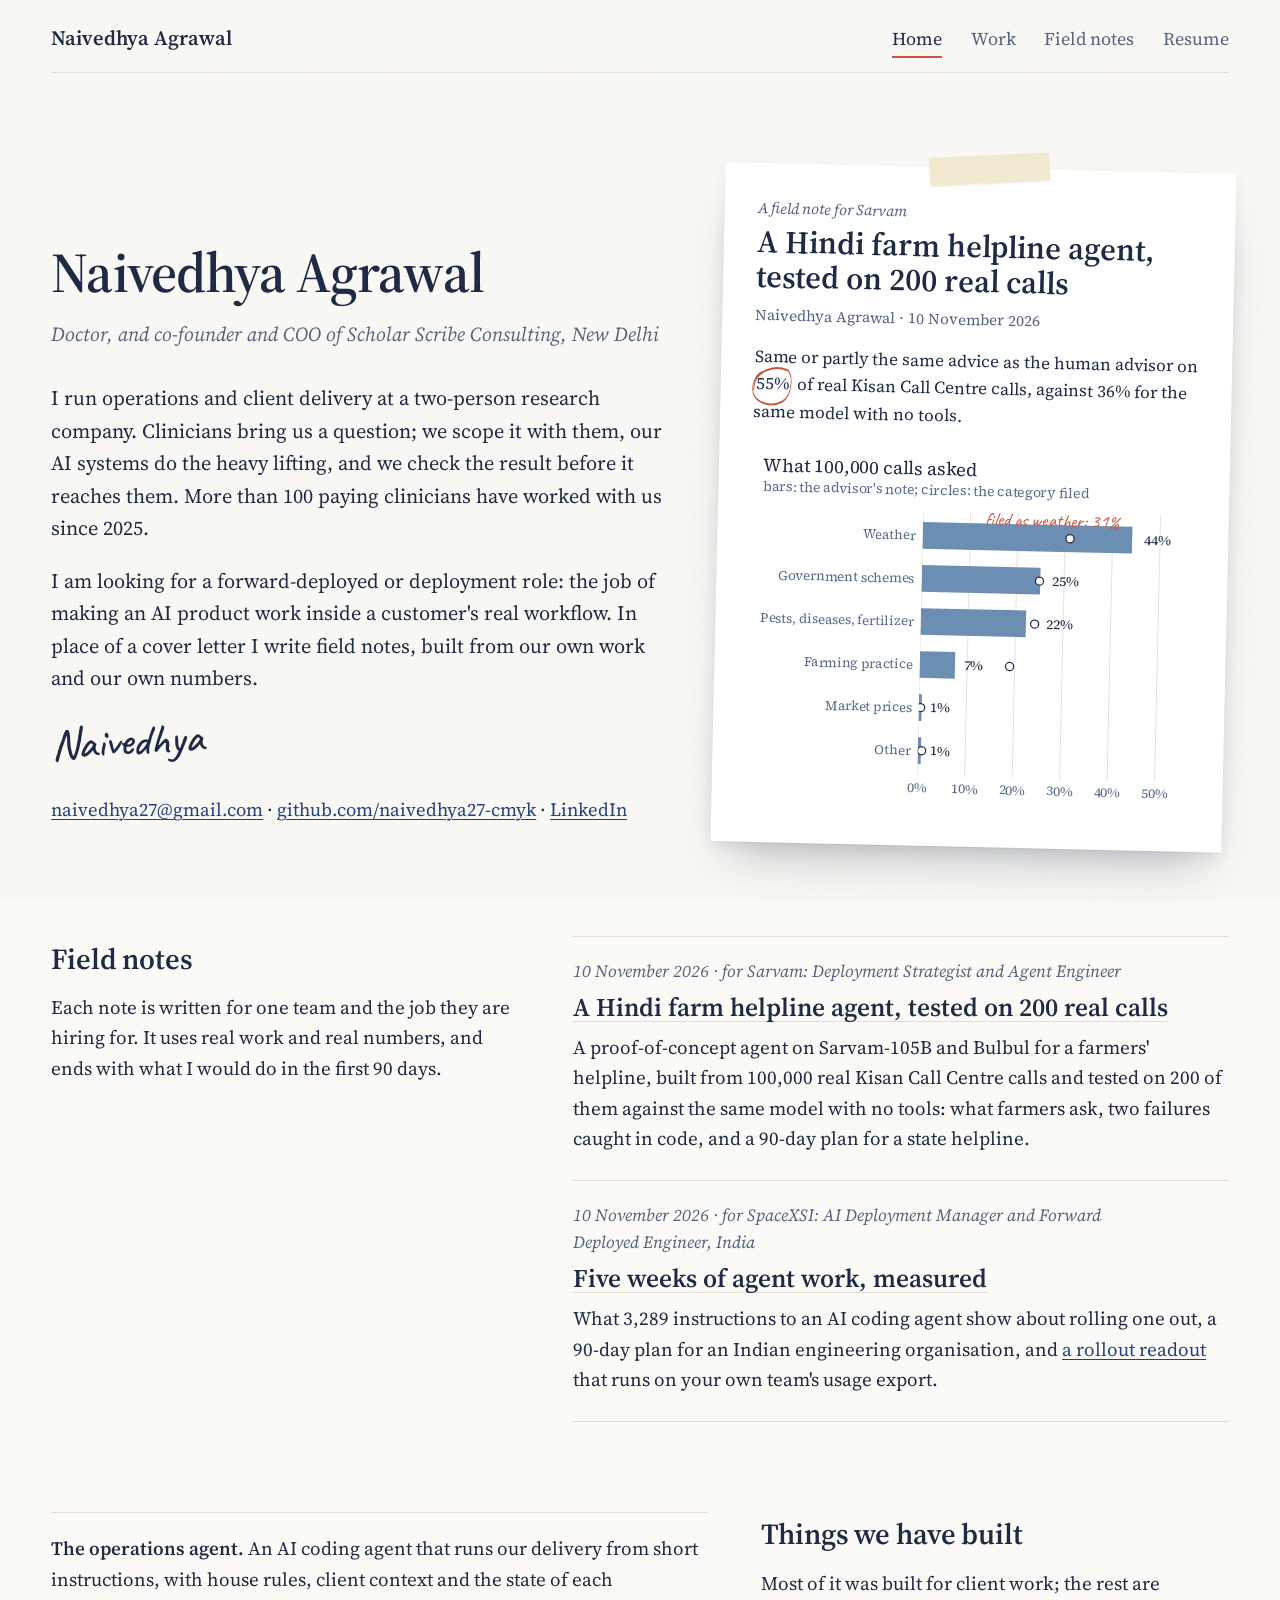
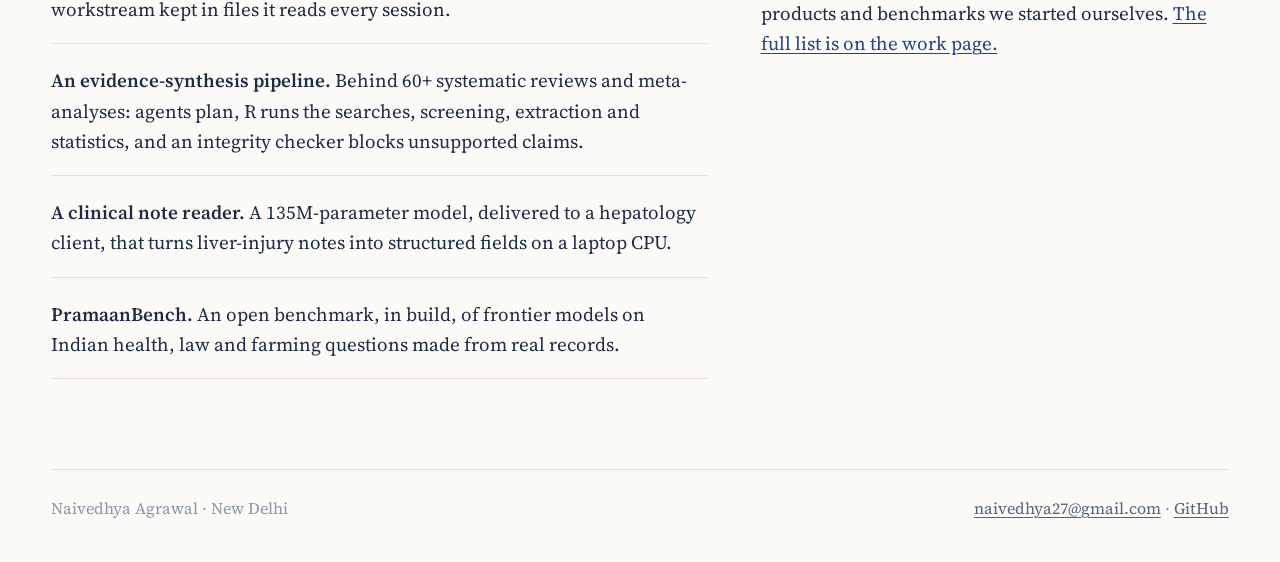
<file: index.html>
<!doctype html>
<html lang="en">
<head>
<meta charset="utf-8">
<meta name="viewport" content="width=device-width, initial-scale=1">
<title>Naivedhya Agrawal</title>
<meta name="description" content="Naivedhya Agrawal: doctor, and co-founder and COO of Scholar Scribe Consulting in New Delhi. Field notes on putting AI systems to work inside real organisations.">
<meta property="og:type" content="website">
<meta property="og:site_name" content="Naivedhya Agrawal">
<meta property="og:title" content="Naivedhya Agrawal">
<meta property="og:description" content="Naivedhya Agrawal: doctor, and co-founder and COO of Scholar Scribe Consulting in New Delhi. Field notes on putting AI systems to work inside real organisations.">
<meta property="og:url" content="https://naivedhya27-cmyk.github.io/">
<link rel="canonical" href="https://naivedhya27-cmyk.github.io/">
<meta property="og:image" content="https://naivedhya27-cmyk.github.io/assets/og/home.png">
<meta property="og:image:width" content="1200">
<meta property="og:image:height" content="630">
<meta property="og:image:alt" content="Naivedhya Agrawal">
<meta name="twitter:card" content="summary_large_image">
<meta name="twitter:image" content="https://naivedhya27-cmyk.github.io/assets/og/home.png">
<meta name="twitter:title" content="Naivedhya Agrawal">
<meta name="twitter:description" content="Naivedhya Agrawal: doctor, and co-founder and COO of Scholar Scribe Consulting in New Delhi. Field notes on putting AI systems to work inside real organisations.">
<meta name="author" content="Naivedhya Agrawal">
<meta name="robots" content="noindex, nofollow">
<link rel="preconnect" href="https://fonts.googleapis.com">
<link rel="preconnect" href="https://fonts.gstatic.com" crossorigin>
<link href="https://fonts.googleapis.com/css2?family=Caveat:wght@400;500;600&family=Source+Serif+4:ital,opsz,wght@0,8..60,400;0,8..60,600;1,8..60,400&display=swap" rel="stylesheet">
<link rel="stylesheet" href="./assets/site.css">
<link rel="icon" href="./assets/favicon.svg" type="image/svg+xml">
<script src="./assets/site.js" defer></script>
</head>
<body>
<header class="masthead wrap">
  <a class="name" href="./">Naivedhya Agrawal</a>
  <nav aria-label="Main">
    <a href="./" aria-current="page">Home</a>
    <a href="./work/">Work</a>
    <a href="./for/">Field notes</a>
    <a href="./resume/">Resume</a>
  </nav>
</header>
<main class="wrap">

  <section class="spread opener home-open">
    <div>
      <h1 class="kicker-gap">Naivedhya Agrawal</h1>
      <p class="role">Doctor, and co-founder and COO of Scholar Scribe Consulting, New Delhi</p>
      <div class="letter">
        <p>I run operations and client delivery at a two-person research company. Clinicians bring us a question; we scope it with them, our AI systems do the heavy lifting, and we check the result before it reaches them. More than 100 paying clinicians have worked with us since 2025.</p>
        <p>I am looking for a forward-deployed or deployment role: the job of making an AI product work inside a customer's real workflow. In place of a cover letter I write field notes, built from our own work and our own numbers.</p>
        <p class="sign">Naivedhya</p>
        <p class="contact"><a href="mailto:naivedhya27@gmail.com">naivedhya27@gmail.com</a> · <a href="https://github.com/naivedhya27-cmyk">github.com/naivedhya27-cmyk</a> · <a href="https://www.linkedin.com/in/naivedhya-agrawal-9a2612448/">LinkedIn</a></p>
      </div>
    </div>
    <a class="printout" href="./for/sarvam/" aria-label="Read the field note A Hindi farm helpline agent, tested on 200 real calls">
      <p class="p-kicker">A field note for Sarvam</p>
      <p class="p-title">A Hindi farm helpline agent, tested on 200 real calls</p>
      <p class="p-by">Naivedhya Agrawal · 10 November 2026</p>
      <p class="p-text">Same or partly the same advice as the human advisor on <span class="circled">55%<svg viewBox="0 0 100 40" preserveAspectRatio="none" aria-hidden="true"><path pathLength="1" d="M7 25 C8 10 50 3 85 8 C99 11 98 30 74 35 C50 40 14 37 6 28 C2 22 9 13 26 10"/></svg></span> of real Kisan Call Centre calls, against 36% for the same model with no tools.</p>
      <figure class="chart"><div class="fig-any"><svg role="img" aria-label="Bar chart: what the calls asked" focusable="false" xmlns='http://www.w3.org/2000/svg' xmlns:xlink='http://www.w3.org/1999/xlink' viewBox='0 0 302.40 244.80'>
<g class='svglite'>
<defs>
  <style type='text/css'><![CDATA[
    .svglite line, .svglite polyline, .svglite polygon, .svglite path, .svglite rect, .svglite circle {
      fill: none;
      stroke: #000000;
      stroke-linecap: round;
      stroke-linejoin: round;
      stroke-miterlimit: 10.00;
    }
    .svglite text {
      white-space: pre;
    }
    .svglite g.glyphgroup path {
      fill: inherit;
      stroke: none;
    }
  ]]></style>
</defs>
<rect width='100%' height='100%' style='stroke: none; fill: none;'/>
<defs>
  <clipPath id='p2-cpMC4wMHwzMDIuNDB8MC4wMHwyNDQuODA='>
    <rect x='0.00' y='0.00' width='302.40' height='244.80' />
  </clipPath>
</defs>
<g clip-path='url(#p2-cpMC4wMHwzMDIuNDB8MC4wMHwyNDQuODA=)'>
<rect x='0.00' y='0.00' width='302.40' height='244.80' style='stroke-width: 1.07; stroke: none;' />
</g>
<defs>
  <clipPath id='p2-cpMTE3LjI2fDI4OC40NXw0Mi4wMnwyMjMuNjg='>
    <rect x='117.26' y='42.02' width='171.19' height='181.66' />
  </clipPath>
</defs>
<g clip-path='url(#p2-cpMTE3LjI2fDI4OC40NXw0Mi4wMnwyMjMuNjg=)'>
<rect x='117.26' y='42.02' width='171.19' height='181.66' style='stroke-width: 1.07; stroke: none;' />
<polyline points='117.26,223.68 117.26,42.02 ' style='stroke-width: 0.64; stroke: #E6E2D8; stroke-linecap: butt;' />
<polyline points='149.58,223.68 149.58,42.02 ' style='stroke-width: 0.64; stroke: #E6E2D8; stroke-linecap: butt;' />
<polyline points='181.91,223.68 181.91,42.02 ' style='stroke-width: 0.64; stroke: #E6E2D8; stroke-linecap: butt;' />
<polyline points='214.23,223.68 214.23,42.02 ' style='stroke-width: 0.64; stroke: #E6E2D8; stroke-linecap: butt;' />
<polyline points='246.55,223.68 246.55,42.02 ' style='stroke-width: 0.64; stroke: #E6E2D8; stroke-linecap: butt;' />
<polyline points='278.87,223.68 278.87,42.02 ' style='stroke-width: 0.64; stroke: #E6E2D8; stroke-linecap: butt;' />
<rect x='117.26' y='197.01' width='2.15' height='18.17' style='stroke-width: 1.07; stroke: none; stroke-linecap: butt; stroke-linejoin: miter; fill: #6C8EB2;' />
<rect x='117.26' y='167.71' width='1.98' height='18.17' style='stroke-width: 1.07; stroke: none; stroke-linecap: butt; stroke-linejoin: miter; fill: #6C8EB2;' />
<rect x='117.26' y='138.41' width='24.01' height='18.17' style='stroke-width: 1.07; stroke: none; stroke-linecap: butt; stroke-linejoin: miter; fill: #6C8EB2;' />
<rect x='117.26' y='109.12' width='71.65' height='18.17' style='stroke-width: 1.07; stroke: none; stroke-linecap: butt; stroke-linejoin: miter; fill: #6C8EB2;' />
<rect x='117.26' y='79.82' width='80.77' height='18.17' style='stroke-width: 1.07; stroke: none; stroke-linecap: butt; stroke-linejoin: miter; fill: #6C8EB2;' />
<rect x='117.26' y='50.52' width='142.66' height='18.17' style='stroke-width: 1.07; stroke: none; stroke-linecap: butt; stroke-linejoin: miter; fill: #6C8EB2;' />
<circle cx='119.91' cy='206.10' r='2.77' style='stroke-width: 0.85; stroke: #1F2A44; fill: #FFFFFF;' />
<circle cx='118.54' cy='176.80' r='2.77' style='stroke-width: 0.85; stroke: #1F2A44; fill: #FFFFFF;' />
<circle cx='178.45' cy='147.50' r='2.77' style='stroke-width: 0.85; stroke: #1F2A44; fill: #FFFFFF;' />
<circle cx='194.83' cy='118.20' r='2.77' style='stroke-width: 0.85; stroke: #1F2A44; fill: #FFFFFF;' />
<circle cx='197.49' cy='88.90' r='2.77' style='stroke-width: 0.85; stroke: #1F2A44; fill: #FFFFFF;' />
<circle cx='217.58' cy='59.60' r='2.77' style='stroke-width: 0.85; stroke: #1F2A44; fill: #FFFFFF;' />
<text x='125.88' y='209.15' style='font-size: 9.10px;fill: #1F2A44; font-family: "Source Serif 4";' textLength='13.28px' lengthAdjust='spacingAndGlyphs'>1%</text>
<text x='125.22' y='179.85' style='font-size: 9.10px;fill: #1F2A44; font-family: "Source Serif 4";' textLength='13.28px' lengthAdjust='spacingAndGlyphs'>1%</text>
<text x='147.25' y='150.55' style='font-size: 9.10px;fill: #1F2A44; font-family: "Source Serif 4";' textLength='13.28px' lengthAdjust='spacingAndGlyphs'>7%</text>
<text x='202.97' y='121.25' style='font-size: 9.10px;fill: #1F2A44; font-family: "Source Serif 4";' textLength='18.09px' lengthAdjust='spacingAndGlyphs'>22%</text>
<text x='206.18' y='91.95' style='font-size: 9.10px;fill: #1F2A44; font-family: "Source Serif 4";' textLength='18.09px' lengthAdjust='spacingAndGlyphs'>25%</text>
<text x='268.06' y='62.65' style='font-size: 9.10px;fill: #1F2A44; font-family: "Source Serif 4";' textLength='18.09px' lengthAdjust='spacingAndGlyphs'>44%</text>
<text x='205.26' y='51.48' text-anchor='middle' style='font-size: 12.52px;fill: #C8553D; font-family: "Caveat";' textLength='90.86px' lengthAdjust='spacingAndGlyphs'>filed as weather: 31%</text>
</g>
<g clip-path='url(#p2-cpMC4wMHwzMDIuNDB8MC4wMHwyNDQuODA=)'>
<text x='112.33' y='209.11' text-anchor='end' style='font-size: 9.00px;fill: #5B6B8C; font-family: "Source Serif 4";' textLength='24.55px' lengthAdjust='spacingAndGlyphs'>Other</text>
<text x='112.33' y='179.81' text-anchor='end' style='font-size: 9.00px;fill: #5B6B8C; font-family: "Source Serif 4";' textLength='58.73px' lengthAdjust='spacingAndGlyphs'>Market prices</text>
<text x='112.33' y='150.51' text-anchor='end' style='font-size: 9.00px;fill: #5B6B8C; font-family: "Source Serif 4";' textLength='73.48px' lengthAdjust='spacingAndGlyphs'>Farming practice</text>
<text x='112.33' y='121.22' text-anchor='end' style='font-size: 9.00px;fill: #5B6B8C; font-family: "Source Serif 4";' textLength='104.36px' lengthAdjust='spacingAndGlyphs'>Pests, diseases, fertilizer</text>
<text x='112.33' y='91.92' text-anchor='end' style='font-size: 9.00px;fill: #5B6B8C; font-family: "Source Serif 4";' textLength='92.91px' lengthAdjust='spacingAndGlyphs'>Government schemes</text>
<text x='112.33' y='62.62' text-anchor='end' style='font-size: 9.00px;fill: #5B6B8C; font-family: "Source Serif 4";' textLength='35.91px' lengthAdjust='spacingAndGlyphs'>Weather</text>
<text x='117.26' y='234.64' text-anchor='middle' style='font-size: 9.00px;fill: #5B6B8C; font-family: "Source Serif 4";' textLength='13.16px' lengthAdjust='spacingAndGlyphs'>0%</text>
<text x='149.58' y='234.64' text-anchor='middle' style='font-size: 9.00px;fill: #5B6B8C; font-family: "Source Serif 4";' textLength='17.92px' lengthAdjust='spacingAndGlyphs'>10%</text>
<text x='181.91' y='234.64' text-anchor='middle' style='font-size: 9.00px;fill: #5B6B8C; font-family: "Source Serif 4";' textLength='17.92px' lengthAdjust='spacingAndGlyphs'>20%</text>
<text x='214.23' y='234.64' text-anchor='middle' style='font-size: 9.00px;fill: #5B6B8C; font-family: "Source Serif 4";' textLength='17.92px' lengthAdjust='spacingAndGlyphs'>30%</text>
<text x='246.55' y='234.64' text-anchor='middle' style='font-size: 9.00px;fill: #5B6B8C; font-family: "Source Serif 4";' textLength='17.92px' lengthAdjust='spacingAndGlyphs'>40%</text>
<text x='278.87' y='234.64' text-anchor='middle' style='font-size: 9.00px;fill: #5B6B8C; font-family: "Source Serif 4";' textLength='17.92px' lengthAdjust='spacingAndGlyphs'>50%</text>
<text x='7.97' y='31.74' style='font-size: 9.50px;fill: #5B6B8C; font-family: "Source Serif 4";' textLength='222.08px' lengthAdjust='spacingAndGlyphs'>bars: the advisor's note; circles: the category filed</text>
<text x='7.97' y='18.34' style='font-size: 12.50px;fill: #1F2A44; font-family: "Source Serif 4";' textLength='145.42px' lengthAdjust='spacingAndGlyphs'>What 100,000 calls asked</text>
</g>
</g>
</svg></div></figure>
      <span class="note">read this one first</span>
    </a>
  </section>

  <section class="spread">
    <div class="txt">
      <h2>Field notes</h2>
      <p>Each note is written for one team and the job they are hiring for. It uses real work and real numbers, and ends with what I would do in the first 90 days.</p>
    </div>
    <ol class="notes-list">
      <li>
        <p class="meta">10 November 2026 · for Sarvam: Deployment Strategist and Agent Engineer</p>
        <h3><a href="./for/sarvam/">A Hindi farm helpline agent, tested on 200 real calls</a></h3>
        <p>A proof-of-concept agent on Sarvam-105B and Bulbul for a farmers' helpline, built from 100,000 real Kisan Call Centre calls and tested on 200 of them against the same model with no tools: what farmers ask, two failures caught in code, and a 90-day plan for a state helpline.</p>
      </li>
      <li>
        <p class="meta">10 November 2026 · for SpaceXSI: AI Deployment Manager and Forward Deployed Engineer, India</p>
        <h3><a href="./for/spacexsi/">Five weeks of agent work, measured</a></h3>
        <p>What 3,289 instructions to an AI coding agent show about rolling one out, a 90-day plan for an Indian engineering organisation, and <a href="./for/spacexsi/readout/">a rollout readout</a> that runs on your own team's usage export.</p>
      </li>
    </ol>
  </section>

  <section class="spread flip">
    <div class="txt">
      <h2>Things we have built</h2>
      <p>Most of it was built for client work; the rest are products and benchmarks we started ourselves. <a href="./work/">The full list is on the work page.</a></p>
    </div>
    <ul class="plain-list">
      <li><p><strong>The operations agent.</strong> An AI coding agent that runs our delivery from short instructions, with house rules, client context and the state of each workstream kept in files it reads every session.</p></li>
      <li><p><strong>An evidence-synthesis pipeline.</strong> Behind 60+ systematic reviews and meta-analyses: agents plan, R runs the searches, screening, extraction and statistics, and an integrity checker blocks unsupported claims.</p></li>
      <li><p><strong>A clinical note reader.</strong> A 135M-parameter model, delivered to a hepatology client, that turns liver-injury notes into structured fields on a laptop CPU.</p></li>
      <li><p><strong>PramaanBench.</strong> An open benchmark, in build, of frontier models on Indian health, law and farming questions made from real records.</p></li>
    </ul>
  </section>

</main>
<footer class="foot wrap">
  <span>Naivedhya Agrawal · New Delhi</span>
  <span><a href="mailto:naivedhya27@gmail.com">naivedhya27@gmail.com</a> · <a href="https://github.com/naivedhya27-cmyk">GitHub</a></span>
</footer>
</body>
</html>
</file>
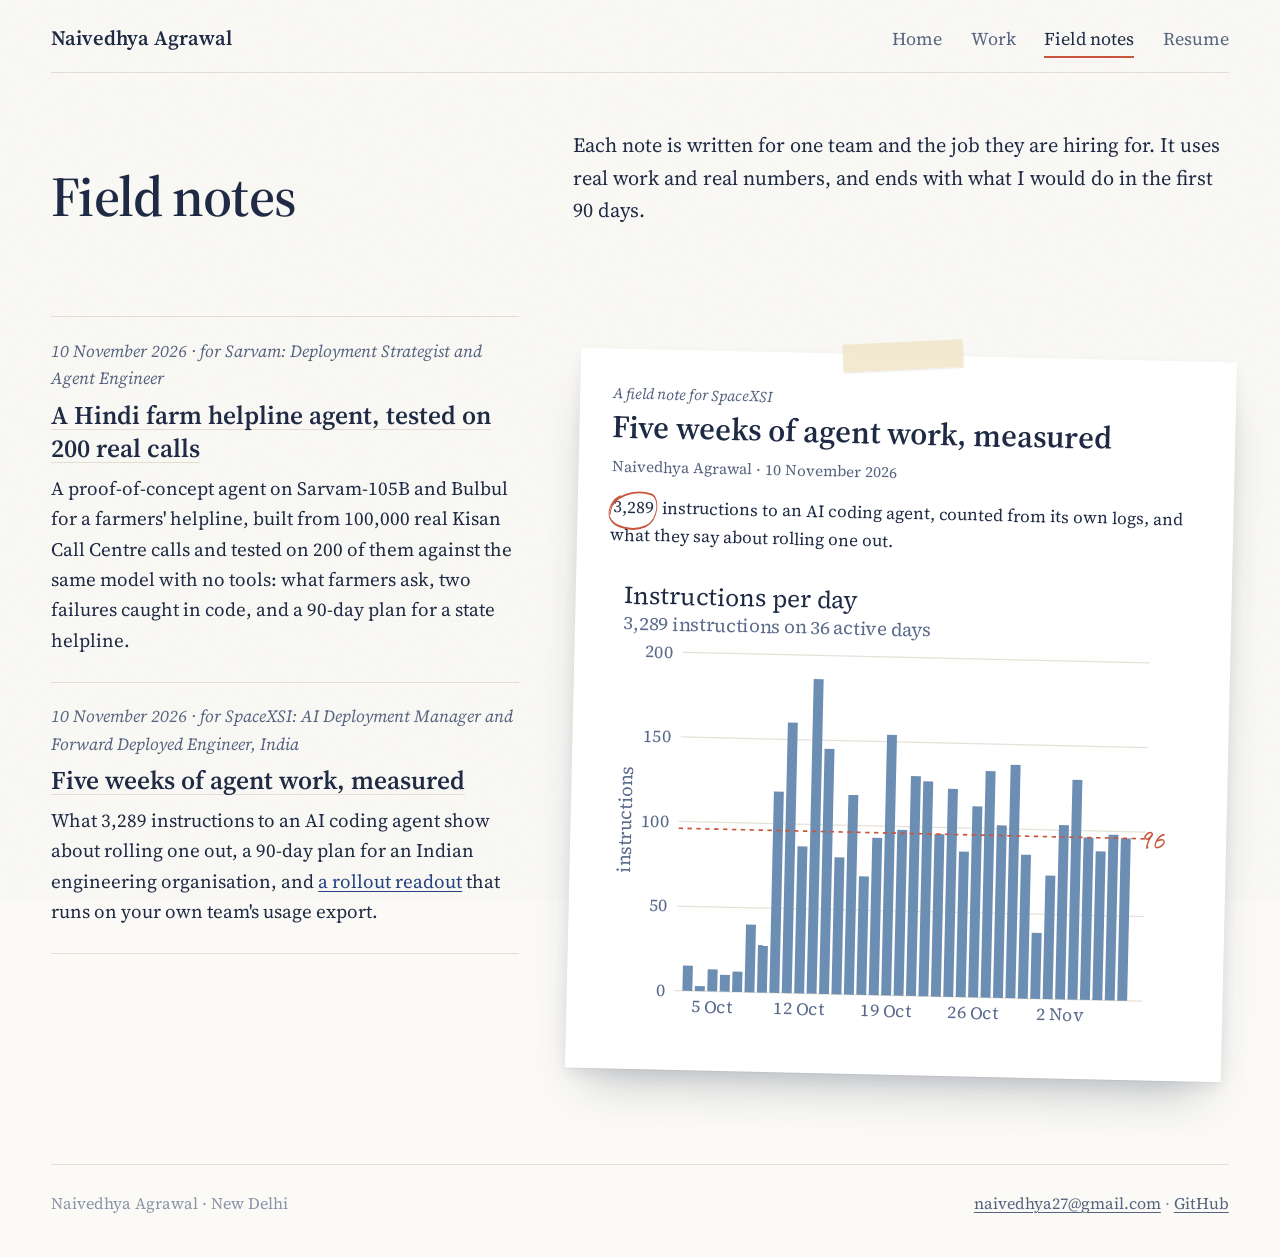
<file: for/index.html>
<!doctype html>
<html lang="en">
<head>
<meta charset="utf-8">
<meta name="viewport" content="width=device-width, initial-scale=1">
<title>Field notes | Naivedhya Agrawal</title>
<meta name="description" content="Field notes by Naivedhya Agrawal, each written for one team and the job they are hiring for.">
<meta property="og:type" content="article">
<meta property="og:site_name" content="Naivedhya Agrawal">
<meta property="og:title" content="Field notes | Naivedhya Agrawal">
<meta property="og:description" content="Field notes by Naivedhya Agrawal, each written for one team and the job they are hiring for.">
<meta property="og:url" content="https://naivedhya27-cmyk.github.io/for/">
<link rel="canonical" href="https://naivedhya27-cmyk.github.io/for/">
<meta property="og:image" content="https://naivedhya27-cmyk.github.io/assets/og/notes.png">
<meta property="og:image:width" content="1200">
<meta property="og:image:height" content="630">
<meta property="og:image:alt" content="Field notes | Naivedhya Agrawal">
<meta name="twitter:card" content="summary_large_image">
<meta name="twitter:image" content="https://naivedhya27-cmyk.github.io/assets/og/notes.png">
<meta name="twitter:title" content="Field notes | Naivedhya Agrawal">
<meta name="twitter:description" content="Field notes by Naivedhya Agrawal, each written for one team and the job they are hiring for.">
<meta name="author" content="Naivedhya Agrawal">
<meta name="robots" content="noindex, nofollow">
<link rel="preconnect" href="https://fonts.googleapis.com">
<link rel="preconnect" href="https://fonts.gstatic.com" crossorigin>
<link href="https://fonts.googleapis.com/css2?family=Caveat:wght@400;500;600&family=Source+Serif+4:ital,opsz,wght@0,8..60,400;0,8..60,600;1,8..60,400&display=swap" rel="stylesheet">
<link rel="stylesheet" href="../assets/site.css">
<link rel="icon" href="../assets/favicon.svg" type="image/svg+xml">
<script src="../assets/site.js" defer></script>
</head>
<body>
<header class="masthead wrap">
  <a class="name" href="../">Naivedhya Agrawal</a>
  <nav aria-label="Main">
    <a href="../">Home</a>
    <a href="../work/">Work</a>
    <a href="../for/" aria-current="page">Field notes</a>
    <a href="../resume/">Resume</a>
  </nav>
</header>
<main class="wrap">

  <section class="spread page-head">
    <div><h1>Field notes</h1></div>
    <p class="intro">Each note is written for one team and the job they are hiring for. It uses real work and real numbers, and ends with what I would do in the first 90 days.</p>
  </section>

  <section class="spread">
    <ol class="notes-list">
      <li>
        <p class="meta">10 November 2026 · for Sarvam: Deployment Strategist and Agent Engineer</p>
        <h3><a href="../for/sarvam/">A Hindi farm helpline agent, tested on 200 real calls</a></h3>
        <p>A proof-of-concept agent on Sarvam-105B and Bulbul for a farmers' helpline, built from 100,000 real Kisan Call Centre calls and tested on 200 of them against the same model with no tools: what farmers ask, two failures caught in code, and a 90-day plan for a state helpline.</p>
      </li>
      <li>
        <p class="meta">10 November 2026 · for SpaceXSI: AI Deployment Manager and Forward Deployed Engineer, India</p>
        <h3><a href="../for/spacexsi/">Five weeks of agent work, measured</a></h3>
        <p>What 3,289 instructions to an AI coding agent show about rolling one out, a 90-day plan for an Indian engineering organisation, and <a href="../for/spacexsi/readout/">a rollout readout</a> that runs on your own team's usage export.</p>
      </li>
    </ol>
    <a class="printout" href="../for/spacexsi/" aria-label="Read the field note Five weeks of agent work, measured">
      <p class="p-kicker">A field note for SpaceXSI</p>
      <p class="p-title">Five weeks of agent work, measured</p>
      <p class="p-by">Naivedhya Agrawal · 10 November 2026</p>
      <p class="p-text"><span class="circled">3,289<svg viewBox="0 0 100 40" preserveAspectRatio="none" aria-hidden="true"><path pathLength="1" d="M7 25 C8 10 50 3 85 8 C99 11 98 30 74 35 C50 40 14 37 6 28 C2 22 9 13 26 10"/></svg></span> instructions to an AI coding agent, counted from its own logs, and what they say about rolling one out.</p>
      <figure class="chart"><div class="fig-any"><svg role="img" aria-label="Bar chart: instructions per day" focusable="false" xmlns='http://www.w3.org/2000/svg' xmlns:xlink='http://www.w3.org/1999/xlink' viewBox='0 0 302.40 237.60'>
<g class='svglite'>
<defs>
  <style type='text/css'><![CDATA[
    .svglite line, .svglite polyline, .svglite polygon, .svglite path, .svglite rect, .svglite circle {
      fill: none;
      stroke: #000000;
      stroke-linecap: round;
      stroke-linejoin: round;
      stroke-miterlimit: 10.00;
    }
    .svglite text {
      white-space: pre;
    }
    .svglite g.glyphgroup path {
      fill: inherit;
      stroke: none;
    }
  ]]></style>
</defs>
<rect width='100%' height='100%' style='stroke: none; fill: none;'/>
<defs>
  <clipPath id='p1-cpMC4wMHwzMDIuNDB8MC4wMHwyMzcuNjA='>
    <rect x='0.00' y='0.00' width='302.40' height='237.60' />
  </clipPath>
</defs>
<g clip-path='url(#p1-cpMC4wMHwzMDIuNDB8MC4wMHwyMzcuNjA=)'>
<rect x='-0.000000000000032' y='0.00' width='302.40' height='237.60' style='stroke-width: 1.07; stroke: none;' />
<rect x='38.62' y='42.02' width='239.87' height='174.46' style='stroke-width: 1.07; stroke: none;' />
<polyline points='38.62,216.48 278.49,216.48 ' style='stroke-width: 0.64; stroke: #E6E2D8; stroke-linecap: butt;' />
<polyline points='38.62,173.05 278.49,173.05 ' style='stroke-width: 0.64; stroke: #E6E2D8; stroke-linecap: butt;' />
<polyline points='38.62,129.63 278.49,129.63 ' style='stroke-width: 0.64; stroke: #E6E2D8; stroke-linecap: butt;' />
<polyline points='38.62,86.21 278.49,86.21 ' style='stroke-width: 0.64; stroke: #E6E2D8; stroke-linecap: butt;' />
<polyline points='38.62,42.78 278.49,42.78 ' style='stroke-width: 0.64; stroke: #E6E2D8; stroke-linecap: butt;' />
<rect x='42.45' y='203.45' width='5.10' height='13.03' style='stroke-width: 1.07; stroke: none; stroke-linecap: butt; stroke-linejoin: miter; fill: #6C8EB2;' />
<rect x='48.83' y='213.87' width='5.10' height='2.61' style='stroke-width: 1.07; stroke: none; stroke-linecap: butt; stroke-linejoin: miter; fill: #6C8EB2;' />
<rect x='55.21' y='205.19' width='5.10' height='11.29' style='stroke-width: 1.07; stroke: none; stroke-linecap: butt; stroke-linejoin: miter; fill: #6C8EB2;' />
<rect x='61.59' y='207.79' width='5.10' height='8.68' style='stroke-width: 1.07; stroke: none; stroke-linecap: butt; stroke-linejoin: miter; fill: #6C8EB2;' />
<rect x='67.97' y='206.05' width='5.10' height='10.42' style='stroke-width: 1.07; stroke: none; stroke-linecap: butt; stroke-linejoin: miter; fill: #6C8EB2;' />
<rect x='74.35' y='181.74' width='5.10' height='34.74' style='stroke-width: 1.07; stroke: none; stroke-linecap: butt; stroke-linejoin: miter; fill: #6C8EB2;' />
<rect x='80.73' y='192.16' width='5.10' height='24.32' style='stroke-width: 1.07; stroke: none; stroke-linecap: butt; stroke-linejoin: miter; fill: #6C8EB2;' />
<rect x='87.11' y='113.13' width='5.10' height='103.35' style='stroke-width: 1.07; stroke: none; stroke-linecap: butt; stroke-linejoin: miter; fill: #6C8EB2;' />
<rect x='93.48' y='77.52' width='5.10' height='138.95' style='stroke-width: 1.07; stroke: none; stroke-linecap: butt; stroke-linejoin: miter; fill: #6C8EB2;' />
<rect x='99.86' y='140.92' width='5.10' height='75.56' style='stroke-width: 1.07; stroke: none; stroke-linecap: butt; stroke-linejoin: miter; fill: #6C8EB2;' />
<rect x='106.24' y='54.94' width='5.10' height='161.53' style='stroke-width: 1.07; stroke: none; stroke-linecap: butt; stroke-linejoin: miter; fill: #6C8EB2;' />
<rect x='112.62' y='90.55' width='5.10' height='125.93' style='stroke-width: 1.07; stroke: none; stroke-linecap: butt; stroke-linejoin: miter; fill: #6C8EB2;' />
<rect x='119.00' y='146.13' width='5.10' height='70.35' style='stroke-width: 1.07; stroke: none; stroke-linecap: butt; stroke-linejoin: miter; fill: #6C8EB2;' />
<rect x='125.38' y='114.00' width='5.10' height='102.48' style='stroke-width: 1.07; stroke: none; stroke-linecap: butt; stroke-linejoin: miter; fill: #6C8EB2;' />
<rect x='131.76' y='155.68' width='5.10' height='60.79' style='stroke-width: 1.07; stroke: none; stroke-linecap: butt; stroke-linejoin: miter; fill: #6C8EB2;' />
<rect x='138.14' y='135.71' width='5.10' height='80.77' style='stroke-width: 1.07; stroke: none; stroke-linecap: butt; stroke-linejoin: miter; fill: #6C8EB2;' />
<rect x='144.52' y='82.73' width='5.10' height='133.74' style='stroke-width: 1.07; stroke: none; stroke-linecap: butt; stroke-linejoin: miter; fill: #6C8EB2;' />
<rect x='150.90' y='131.37' width='5.10' height='85.11' style='stroke-width: 1.07; stroke: none; stroke-linecap: butt; stroke-linejoin: miter; fill: #6C8EB2;' />
<rect x='157.28' y='103.58' width='5.10' height='112.90' style='stroke-width: 1.07; stroke: none; stroke-linecap: butt; stroke-linejoin: miter; fill: #6C8EB2;' />
<rect x='163.66' y='106.18' width='5.10' height='110.29' style='stroke-width: 1.07; stroke: none; stroke-linecap: butt; stroke-linejoin: miter; fill: #6C8EB2;' />
<rect x='170.04' y='133.10' width='5.10' height='83.37' style='stroke-width: 1.07; stroke: none; stroke-linecap: butt; stroke-linejoin: miter; fill: #6C8EB2;' />
<rect x='176.42' y='109.66' width='5.10' height='106.82' style='stroke-width: 1.07; stroke: none; stroke-linecap: butt; stroke-linejoin: miter; fill: #6C8EB2;' />
<rect x='182.80' y='141.79' width='5.10' height='74.69' style='stroke-width: 1.07; stroke: none; stroke-linecap: butt; stroke-linejoin: miter; fill: #6C8EB2;' />
<rect x='189.18' y='118.34' width='5.10' height='98.14' style='stroke-width: 1.07; stroke: none; stroke-linecap: butt; stroke-linejoin: miter; fill: #6C8EB2;' />
<rect x='195.56' y='100.10' width='5.10' height='116.37' style='stroke-width: 1.07; stroke: none; stroke-linecap: butt; stroke-linejoin: miter; fill: #6C8EB2;' />
<rect x='201.94' y='127.89' width='5.10' height='88.58' style='stroke-width: 1.07; stroke: none; stroke-linecap: butt; stroke-linejoin: miter; fill: #6C8EB2;' />
<rect x='208.32' y='96.63' width='5.10' height='119.85' style='stroke-width: 1.07; stroke: none; stroke-linecap: butt; stroke-linejoin: miter; fill: #6C8EB2;' />
<rect x='214.69' y='142.66' width='5.10' height='73.82' style='stroke-width: 1.07; stroke: none; stroke-linecap: butt; stroke-linejoin: miter; fill: #6C8EB2;' />
<rect x='221.07' y='182.61' width='5.10' height='33.87' style='stroke-width: 1.07; stroke: none; stroke-linecap: butt; stroke-linejoin: miter; fill: #6C8EB2;' />
<rect x='227.45' y='153.08' width='5.10' height='63.40' style='stroke-width: 1.07; stroke: none; stroke-linecap: butt; stroke-linejoin: miter; fill: #6C8EB2;' />
<rect x='233.83' y='127.02' width='5.10' height='89.45' style='stroke-width: 1.07; stroke: none; stroke-linecap: butt; stroke-linejoin: miter; fill: #6C8EB2;' />
<rect x='240.21' y='103.58' width='5.10' height='112.90' style='stroke-width: 1.07; stroke: none; stroke-linecap: butt; stroke-linejoin: miter; fill: #6C8EB2;' />
<rect x='246.59' y='133.10' width='5.10' height='83.37' style='stroke-width: 1.07; stroke: none; stroke-linecap: butt; stroke-linejoin: miter; fill: #6C8EB2;' />
<rect x='252.97' y='140.05' width='5.10' height='76.42' style='stroke-width: 1.07; stroke: none; stroke-linecap: butt; stroke-linejoin: miter; fill: #6C8EB2;' />
<rect x='259.35' y='131.37' width='5.10' height='85.11' style='stroke-width: 1.07; stroke: none; stroke-linecap: butt; stroke-linejoin: miter; fill: #6C8EB2;' />
<rect x='265.73' y='133.10' width='5.10' height='83.37' style='stroke-width: 1.07; stroke: none; stroke-linecap: butt; stroke-linejoin: miter; fill: #6C8EB2;' />
<line x1='38.62' y1='133.10' x2='278.49' y2='133.10' style='stroke-width: 0.85; stroke: #C8553D; stroke-dasharray: 2.28,2.28; stroke-linecap: butt;' />
<text x='274.66' y='138.05' style='font-size: 14.80px;fill: #C8553D; font-family: "Caveat";' textLength='13.31px' lengthAdjust='spacingAndGlyphs'>96</text>
<text x='33.69' y='219.49' text-anchor='end' style='font-size: 9.00px;fill: #5B6B8C; font-family: "Source Serif 4";' textLength='4.77px' lengthAdjust='spacingAndGlyphs'>0</text>
<text x='33.69' y='176.07' text-anchor='end' style='font-size: 9.00px;fill: #5B6B8C; font-family: "Source Serif 4";' textLength='9.53px' lengthAdjust='spacingAndGlyphs'>50</text>
<text x='33.69' y='132.65' text-anchor='end' style='font-size: 9.00px;fill: #5B6B8C; font-family: "Source Serif 4";' textLength='14.30px' lengthAdjust='spacingAndGlyphs'>100</text>
<text x='33.69' y='89.22' text-anchor='end' style='font-size: 9.00px;fill: #5B6B8C; font-family: "Source Serif 4";' textLength='14.30px' lengthAdjust='spacingAndGlyphs'>150</text>
<text x='33.69' y='45.80' text-anchor='end' style='font-size: 9.00px;fill: #5B6B8C; font-family: "Source Serif 4";' textLength='14.30px' lengthAdjust='spacingAndGlyphs'>200</text>
<text x='57.76' y='227.44' text-anchor='middle' style='font-size: 9.00px;fill: #5B6B8C; font-family: "Source Serif 4";' textLength='21.47px' lengthAdjust='spacingAndGlyphs'>5 Oct</text>
<text x='102.42' y='227.44' text-anchor='middle' style='font-size: 9.00px;fill: #5B6B8C; font-family: "Source Serif 4";' textLength='26.23px' lengthAdjust='spacingAndGlyphs'>12 Oct</text>
<text x='147.07' y='227.44' text-anchor='middle' style='font-size: 9.00px;fill: #5B6B8C; font-family: "Source Serif 4";' textLength='26.23px' lengthAdjust='spacingAndGlyphs'>19 Oct</text>
<text x='191.73' y='227.44' text-anchor='middle' style='font-size: 9.00px;fill: #5B6B8C; font-family: "Source Serif 4";' textLength='26.23px' lengthAdjust='spacingAndGlyphs'>26 Oct</text>
<text x='236.39' y='227.44' text-anchor='middle' style='font-size: 9.00px;fill: #5B6B8C; font-family: "Source Serif 4";' textLength='24.16px' lengthAdjust='spacingAndGlyphs'>2 Nov</text>
<text transform='translate(14.34,129.25) rotate(-90)' text-anchor='middle' style='font-size: 9.50px;fill: #5B6B8C; font-family: "Source Serif 4";' textLength='54.77px' lengthAdjust='spacingAndGlyphs'>instructions</text>
<text x='7.97' y='31.74' style='font-size: 9.50px;fill: #5B6B8C; font-family: "Source Serif 4";' textLength='158.05px' lengthAdjust='spacingAndGlyphs'>3,289 instructions on 36 active days</text>
<text x='7.97' y='18.34' style='font-size: 12.50px;fill: #1F2A44; font-family: "Source Serif 4";' textLength='120.09px' lengthAdjust='spacingAndGlyphs'>Instructions per day</text>
</g>
</g>
</svg></div></figure>
    </a>
  </section>

</main>
<footer class="foot wrap">
  <span>Naivedhya Agrawal · New Delhi</span>
  <span><a href="mailto:naivedhya27@gmail.com">naivedhya27@gmail.com</a> · <a href="https://github.com/naivedhya27-cmyk">GitHub</a></span>
</footer>
</body>
</html>
</file>
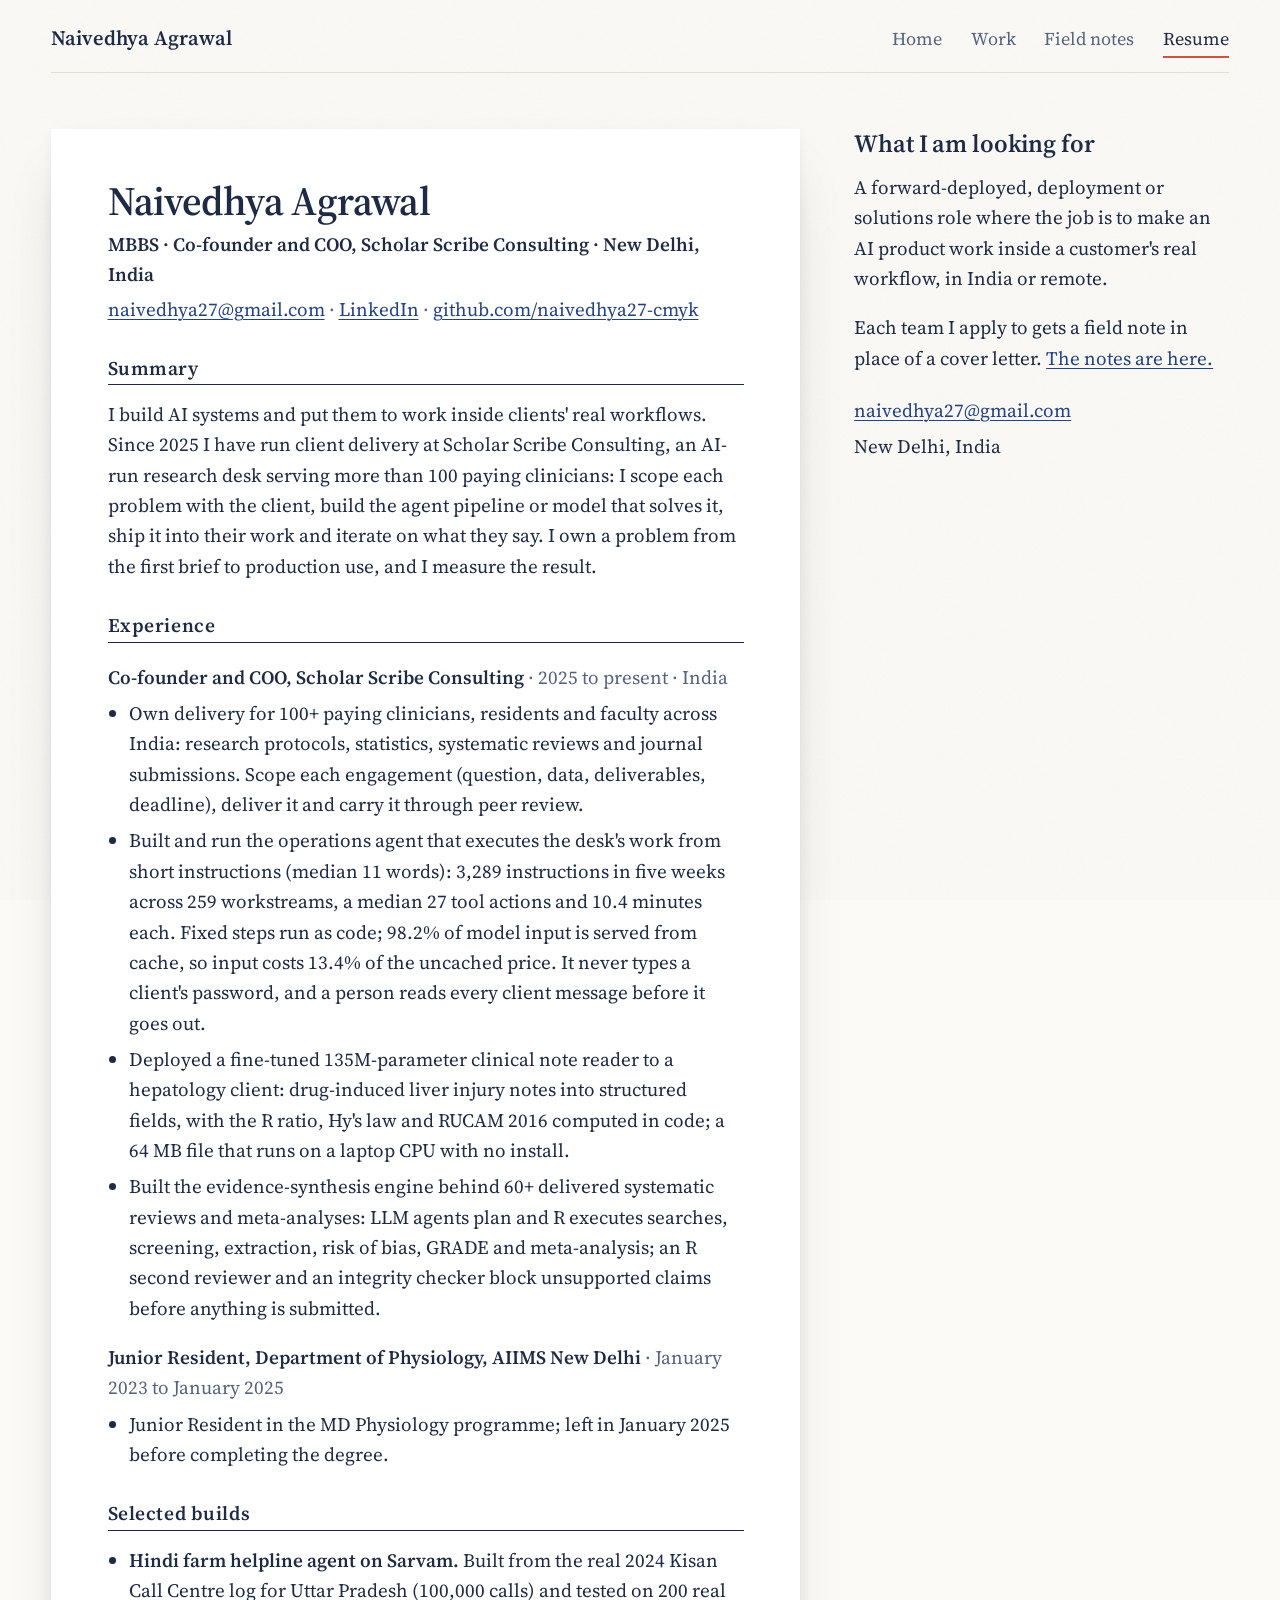
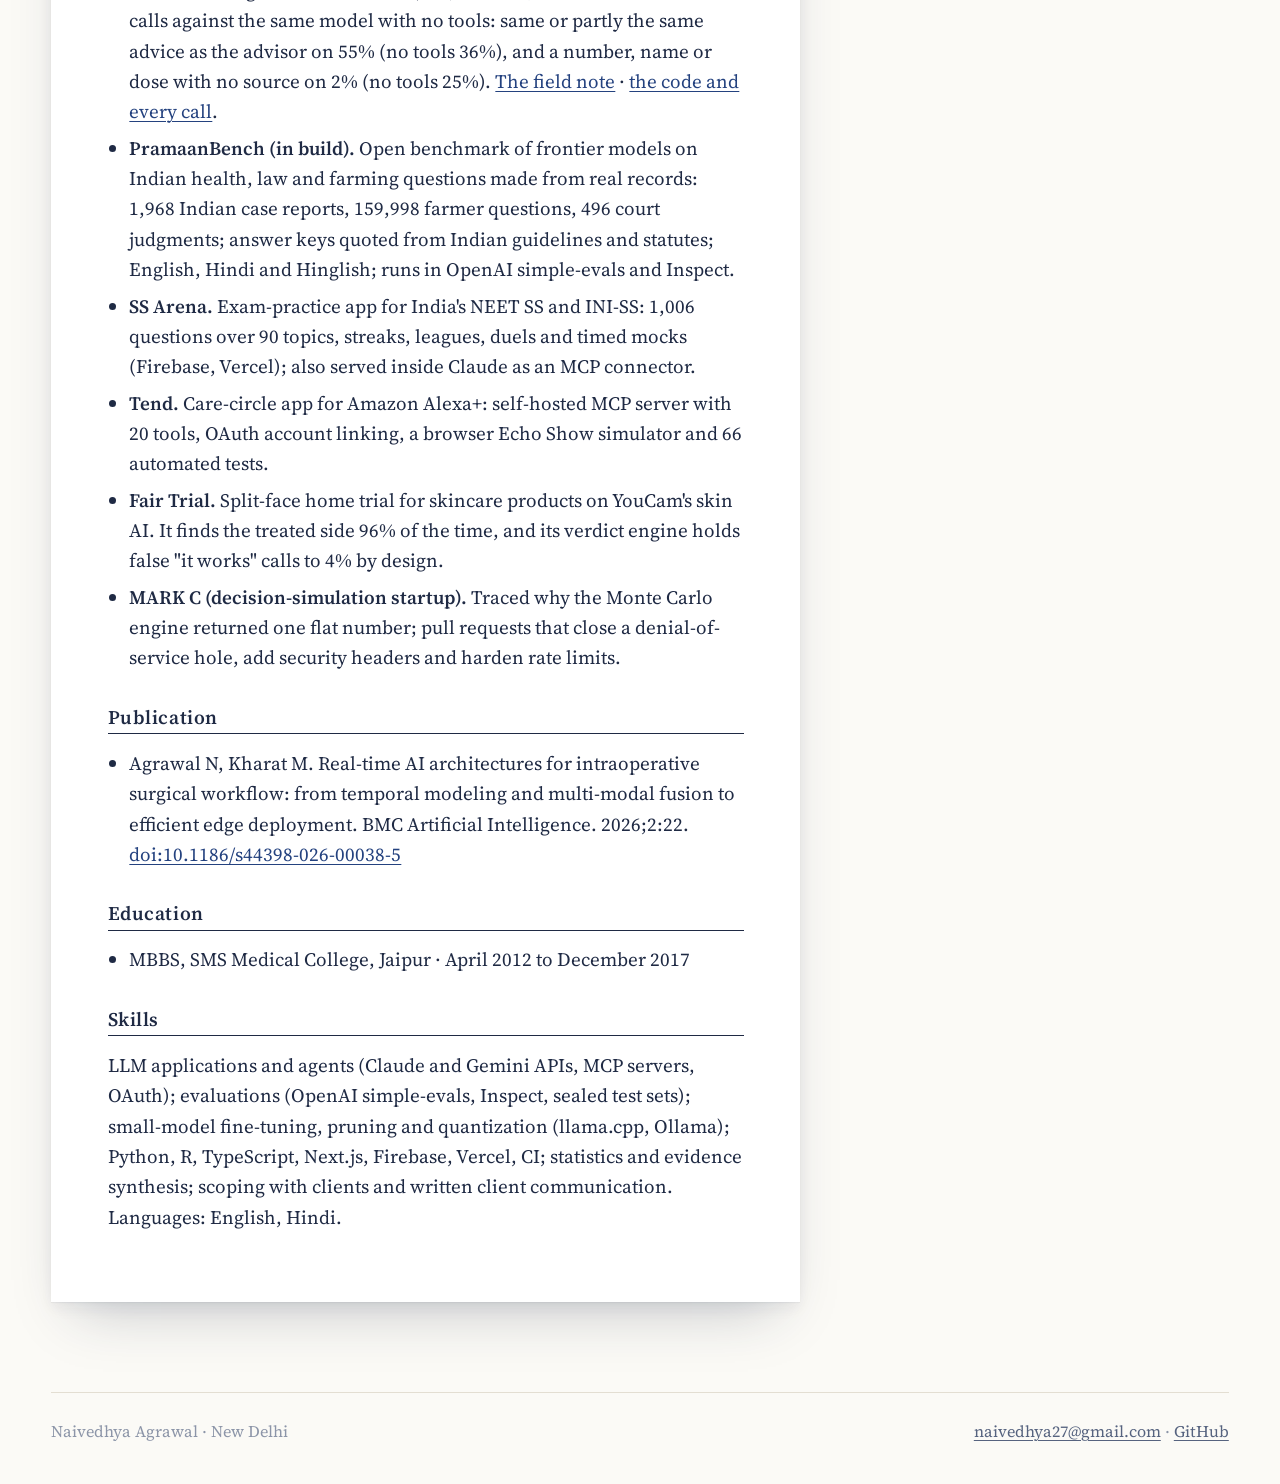
<file: resume/index.html>
<!doctype html>
<html lang="en">
<head>
<meta charset="utf-8">
<meta name="viewport" content="width=device-width, initial-scale=1">
<title>Resume | Naivedhya Agrawal</title>
<meta name="description" content="Resume of Naivedhya Agrawal: MBBS, co-founder and COO of Scholar Scribe Consulting, builds AI systems and deploys them with clients.">
<meta property="og:type" content="article">
<meta property="og:site_name" content="Naivedhya Agrawal">
<meta property="og:title" content="Resume | Naivedhya Agrawal">
<meta property="og:description" content="Resume of Naivedhya Agrawal: MBBS, co-founder and COO of Scholar Scribe Consulting, builds AI systems and deploys them with clients.">
<meta property="og:url" content="https://naivedhya27-cmyk.github.io/resume/">
<link rel="canonical" href="https://naivedhya27-cmyk.github.io/resume/">
<meta property="og:image" content="https://naivedhya27-cmyk.github.io/assets/og/resume.png">
<meta property="og:image:width" content="1200">
<meta property="og:image:height" content="630">
<meta property="og:image:alt" content="Resume | Naivedhya Agrawal">
<meta name="twitter:card" content="summary_large_image">
<meta name="twitter:image" content="https://naivedhya27-cmyk.github.io/assets/og/resume.png">
<meta name="twitter:title" content="Resume | Naivedhya Agrawal">
<meta name="twitter:description" content="Resume of Naivedhya Agrawal: MBBS, co-founder and COO of Scholar Scribe Consulting, builds AI systems and deploys them with clients.">
<meta name="author" content="Naivedhya Agrawal">
<meta name="robots" content="noindex, nofollow">
<link rel="preconnect" href="https://fonts.googleapis.com">
<link rel="preconnect" href="https://fonts.gstatic.com" crossorigin>
<link href="https://fonts.googleapis.com/css2?family=Caveat:wght@400;500;600&family=Source+Serif+4:ital,opsz,wght@0,8..60,400;0,8..60,600;1,8..60,400&display=swap" rel="stylesheet">
<link rel="stylesheet" href="../assets/site.css">
<link rel="icon" href="../assets/favicon.svg" type="image/svg+xml">
<script src="../assets/site.js" defer></script>
</head>
<body>
<header class="masthead wrap">
  <a class="name" href="../">Naivedhya Agrawal</a>
  <nav aria-label="Main">
    <a href="../">Home</a>
    <a href="../work/">Work</a>
    <a href="../for/">Field notes</a>
    <a href="../resume/" aria-current="page">Resume</a>
  </nav>
</header>
<main class="wrap">

  <section class="spread cv-spread">
    <article class="cv">
      <h1>Naivedhya Agrawal</h1>
      <p class="cv-sub">MBBS · Co-founder and COO, Scholar Scribe Consulting · New Delhi, India</p>
      <p class="cv-contact"><a href="mailto:naivedhya27@gmail.com">naivedhya27@gmail.com</a> · <a href="https://www.linkedin.com/in/naivedhya-agrawal-9a2612448/">LinkedIn</a> · <a href="https://github.com/naivedhya27-cmyk">github.com/naivedhya27-cmyk</a></p>

      <h2>Summary</h2>
      <p>I build AI systems and put them to work inside clients' real workflows. Since 2025 I have run client delivery at Scholar Scribe Consulting, an AI-run research desk serving more than 100 paying clinicians: I scope each problem with the client, build the agent pipeline or model that solves it, ship it into their work and iterate on what they say. I own a problem from the first brief to production use, and I measure the result.</p>

      <h2>Experience</h2>
      <p class="job">Co-founder and COO, Scholar Scribe Consulting <span class="when">· 2025 to present · India</span></p>
      <ul>
        <li>Own delivery for 100+ paying clinicians, residents and faculty across India: research protocols, statistics, systematic reviews and journal submissions. Scope each engagement (question, data, deliverables, deadline), deliver it and carry it through peer review.</li>
        <li>Built and run the operations agent that executes the desk's work from short instructions (median 11 words): 3,289 instructions in five weeks across 259 workstreams, a median 27 tool actions and 10.4 minutes each. Fixed steps run as code; 98.2% of model input is served from cache, so input costs 13.4% of the uncached price. It never types a client's password, and a person reads every client message before it goes out.</li>
        <li>Deployed a fine-tuned 135M-parameter clinical note reader to a hepatology client: drug-induced liver injury notes into structured fields, with the R ratio, Hy's law and RUCAM 2016 computed in code; a 64 MB file that runs on a laptop CPU with no install.</li>
        <li>Built the evidence-synthesis engine behind 60+ delivered systematic reviews and meta-analyses: LLM agents plan and R executes searches, screening, extraction, risk of bias, GRADE and meta-analysis; an R second reviewer and an integrity checker block unsupported claims before anything is submitted.</li>
      </ul>
      <p class="job">Junior Resident, Department of Physiology, AIIMS New Delhi <span class="when">· January 2023 to January 2025</span></p>
      <ul>
        <li>Junior Resident in the MD Physiology programme; left in January 2025 before completing the degree.</li>
      </ul>

      <h2>Selected builds</h2>
      <ul>
        <li><strong>Hindi farm helpline agent on Sarvam.</strong> Built from the real 2024 Kisan Call Centre log for Uttar Pradesh (100,000 calls) and tested on 200 real calls against the same model with no tools: same or partly the same advice as the advisor on 55% (no tools 36%), and a number, name or dose with no source on 2% (no tools 25%). <a href="../for/sarvam/">The field note</a> · <a href="https://github.com/naivedhya27-cmyk/kcc-helpline-agent">the code and every call</a>.</li>
        <li><strong>PramaanBench (in build).</strong> Open benchmark of frontier models on Indian health, law and farming questions made from real records: 1,968 Indian case reports, 159,998 farmer questions, 496 court judgments; answer keys quoted from Indian guidelines and statutes; English, Hindi and Hinglish; runs in OpenAI simple-evals and Inspect.</li>
        <li><strong>SS Arena.</strong> Exam-practice app for India's NEET SS and INI-SS: 1,006 questions over 90 topics, streaks, leagues, duels and timed mocks (Firebase, Vercel); also served inside Claude as an MCP connector.</li>
        <li><strong>Tend.</strong> Care-circle app for Amazon Alexa+: self-hosted MCP server with 20 tools, OAuth account linking, a browser Echo Show simulator and 66 automated tests.</li>
        <li><strong>Fair Trial.</strong> Split-face home trial for skincare products on YouCam's skin AI. It finds the treated side 96% of the time, and its verdict engine holds false "it works" calls to 4% by design.</li>
        <li><strong>MARK C (decision-simulation startup).</strong> Traced why the Monte Carlo engine returned one flat number; pull requests that close a denial-of-service hole, add security headers and harden rate limits.</li>
      </ul>

      <h2>Publication</h2>
      <ul>
        <li>Agrawal N, Kharat M. Real-time AI architectures for intraoperative surgical workflow: from temporal modeling and multi-modal fusion to efficient edge deployment. BMC Artificial Intelligence. 2026;2:22. <a href="https://doi.org/10.1186/s44398-026-00038-5">doi:10.1186/s44398-026-00038-5</a></li>
      </ul>

      <h2>Education</h2>
      <ul>
        <li>MBBS, SMS Medical College, Jaipur · April 2012 to December 2017</li>
      </ul>

      <h2>Skills</h2>
      <p>LLM applications and agents (Claude and Gemini APIs, MCP servers, OAuth); evaluations (OpenAI simple-evals, Inspect, sealed test sets); small-model fine-tuning, pruning and quantization (llama.cpp, Ollama); Python, R, TypeScript, Next.js, Firebase, Vercel, CI; statistics and evidence synthesis; scoping with clients and written client communication. Languages: English, Hindi.</p>
    </article>

    <aside class="cv-side">
      <h2>What I am looking for</h2>
      <p>A forward-deployed, deployment or solutions role where the job is to make an AI product work inside a customer's real workflow, in India or remote.</p>
      <p>Each team I apply to gets a field note in place of a cover letter. <a href="../for/">The notes are here.</a></p>
      <p class="contact"><a href="mailto:naivedhya27@gmail.com">naivedhya27@gmail.com</a><br>New Delhi, India</p>
    </aside>
  </section>

</main>
<footer class="foot wrap">
  <span>Naivedhya Agrawal · New Delhi</span>
  <span><a href="mailto:naivedhya27@gmail.com">naivedhya27@gmail.com</a> · <a href="https://github.com/naivedhya27-cmyk">GitHub</a></span>
</footer>
</body>
</html>
</file>
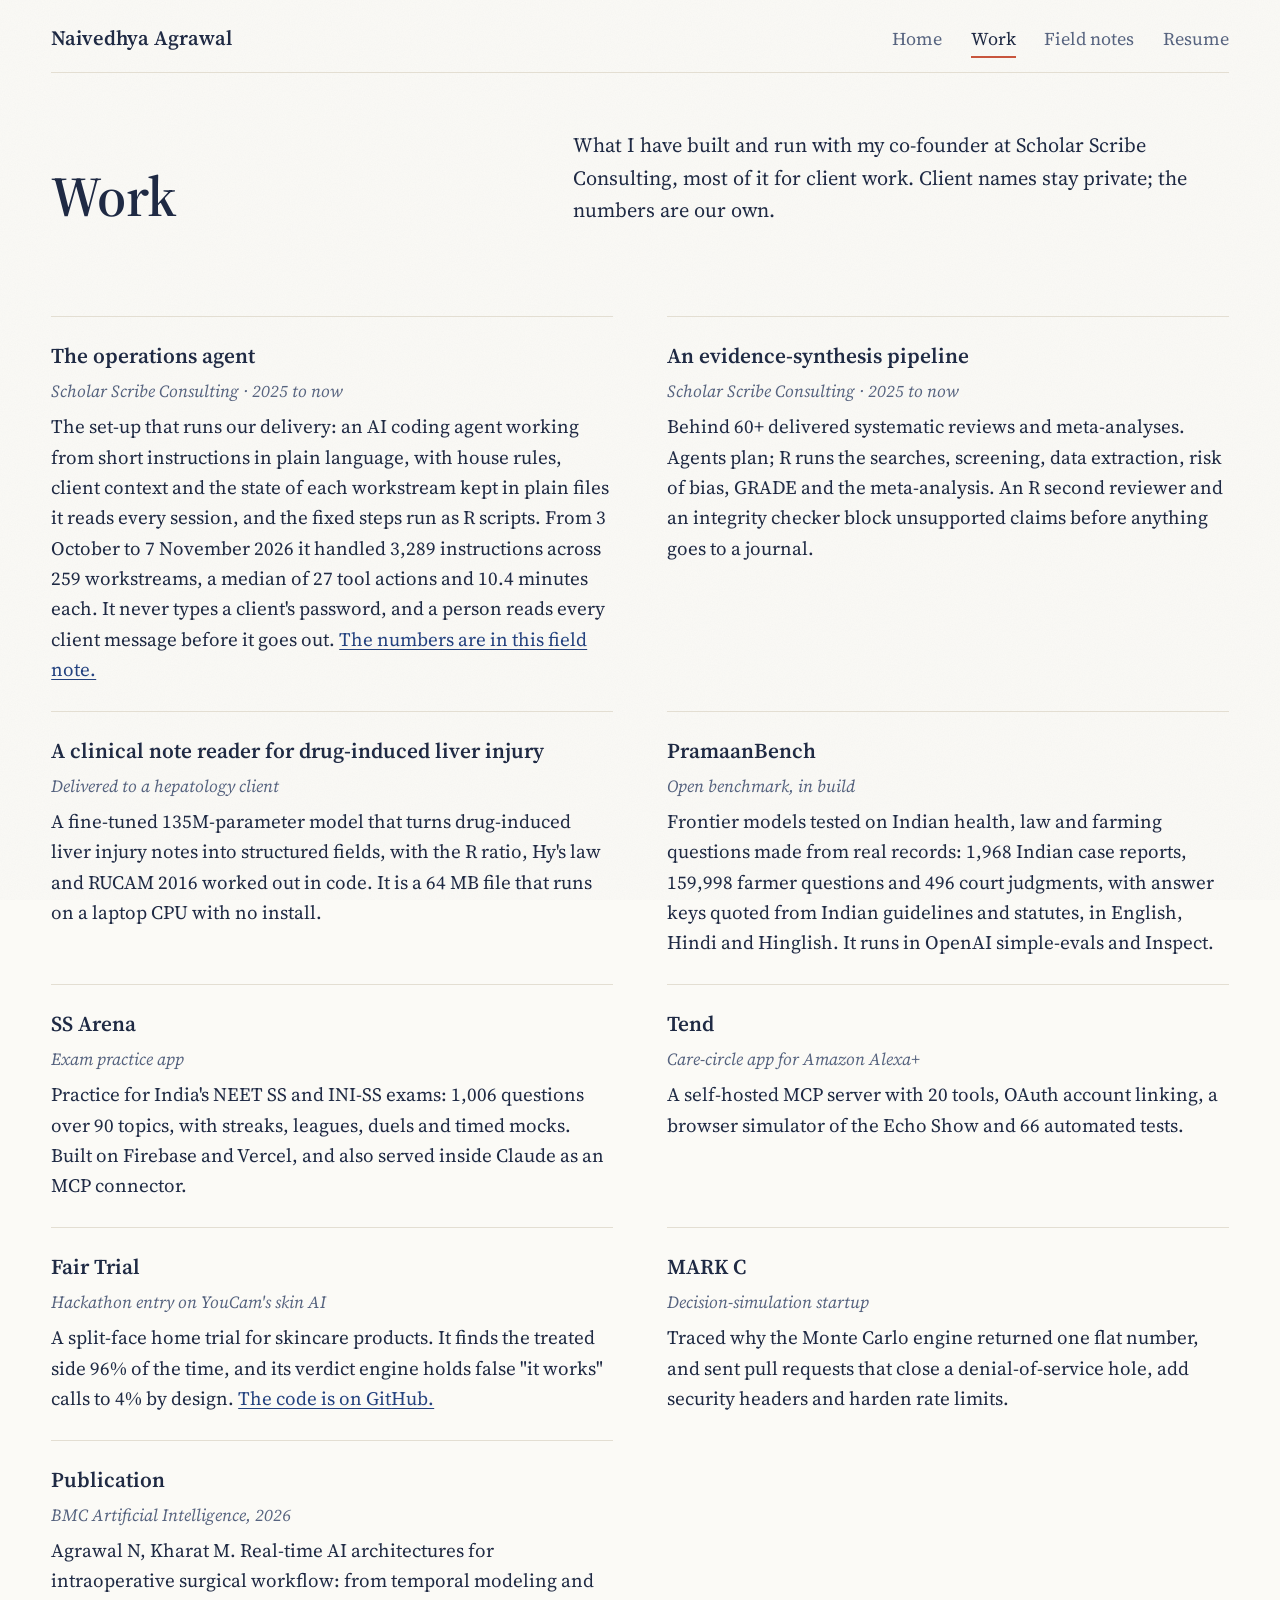
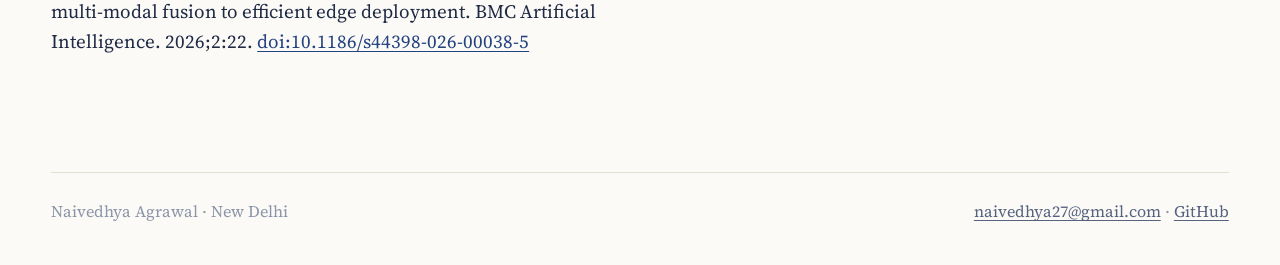
<file: work/index.html>
<!doctype html>
<html lang="en">
<head>
<meta charset="utf-8">
<meta name="viewport" content="width=device-width, initial-scale=1">
<title>Work | Naivedhya Agrawal</title>
<meta name="description" content="What Naivedhya Agrawal has built and run at Scholar Scribe Consulting: an operations agent, an evidence-synthesis pipeline, a clinical note reader, benchmarks and apps.">
<meta property="og:type" content="article">
<meta property="og:site_name" content="Naivedhya Agrawal">
<meta property="og:title" content="Work | Naivedhya Agrawal">
<meta property="og:description" content="What Naivedhya Agrawal has built and run at Scholar Scribe Consulting: an operations agent, an evidence-synthesis pipeline, a clinical note reader, benchmarks and apps.">
<meta property="og:url" content="https://naivedhya27-cmyk.github.io/work/">
<link rel="canonical" href="https://naivedhya27-cmyk.github.io/work/">
<meta property="og:image" content="https://naivedhya27-cmyk.github.io/assets/og/work.png">
<meta property="og:image:width" content="1200">
<meta property="og:image:height" content="630">
<meta property="og:image:alt" content="Work | Naivedhya Agrawal">
<meta name="twitter:card" content="summary_large_image">
<meta name="twitter:image" content="https://naivedhya27-cmyk.github.io/assets/og/work.png">
<meta name="twitter:title" content="Work | Naivedhya Agrawal">
<meta name="twitter:description" content="What Naivedhya Agrawal has built and run at Scholar Scribe Consulting: an operations agent, an evidence-synthesis pipeline, a clinical note reader, benchmarks and apps.">
<meta name="author" content="Naivedhya Agrawal">
<meta name="robots" content="noindex, nofollow">
<link rel="preconnect" href="https://fonts.googleapis.com">
<link rel="preconnect" href="https://fonts.gstatic.com" crossorigin>
<link href="https://fonts.googleapis.com/css2?family=Caveat:wght@400;500;600&family=Source+Serif+4:ital,opsz,wght@0,8..60,400;0,8..60,600;1,8..60,400&display=swap" rel="stylesheet">
<link rel="stylesheet" href="../assets/site.css">
<link rel="icon" href="../assets/favicon.svg" type="image/svg+xml">
<script src="../assets/site.js" defer></script>
</head>
<body>
<header class="masthead wrap">
  <a class="name" href="../">Naivedhya Agrawal</a>
  <nav aria-label="Main">
    <a href="../">Home</a>
    <a href="../work/" aria-current="page">Work</a>
    <a href="../for/">Field notes</a>
    <a href="../resume/">Resume</a>
  </nav>
</header>
<main class="wrap">

  <section class="spread page-head">
    <div><h1>Work</h1></div>
    <p class="intro">What I have built and run with my co-founder at Scholar Scribe Consulting, most of it for client work. Client names stay private; the numbers are our own.</p>
  </section>

  <ol class="catalog">
    <li>
      <h2 class="h3">The operations agent</h2>
      <p class="meta">Scholar Scribe Consulting · 2025 to now</p>
      <p>The set-up that runs our delivery: an AI coding agent working from short instructions in plain language, with house rules, client context and the state of each workstream kept in plain files it reads every session, and the fixed steps run as R scripts. From 3 October to 7 November 2026 it handled 3,289 instructions across 259 workstreams, a median of 27 tool actions and 10.4 minutes each. It never types a client's password, and a person reads every client message before it goes out. <a href="../for/spacexsi/">The numbers are in this field note.</a></p>
    </li>
    <li>
      <h2 class="h3">An evidence-synthesis pipeline</h2>
      <p class="meta">Scholar Scribe Consulting · 2025 to now</p>
      <p>Behind 60+ delivered systematic reviews and meta-analyses. Agents plan; R runs the searches, screening, data extraction, risk of bias, GRADE and the meta-analysis. An R second reviewer and an integrity checker block unsupported claims before anything goes to a journal.</p>
    </li>
    <li>
      <h2 class="h3">A clinical note reader for drug-induced liver injury</h2>
      <p class="meta">Delivered to a hepatology client</p>
      <p>A fine-tuned 135M-parameter model that turns drug-induced liver injury notes into structured fields, with the R ratio, Hy's law and RUCAM 2016 worked out in code. It is a 64 MB file that runs on a laptop CPU with no install.</p>
    </li>
    <li>
      <h2 class="h3">PramaanBench</h2>
      <p class="meta">Open benchmark, in build</p>
      <p>Frontier models tested on Indian health, law and farming questions made from real records: 1,968 Indian case reports, 159,998 farmer questions and 496 court judgments, with answer keys quoted from Indian guidelines and statutes, in English, Hindi and Hinglish. It runs in OpenAI simple-evals and Inspect.</p>
    </li>
    <li>
      <h2 class="h3">SS Arena</h2>
      <p class="meta">Exam practice app</p>
      <p>Practice for India's NEET SS and INI-SS exams: 1,006 questions over 90 topics, with streaks, leagues, duels and timed mocks. Built on Firebase and Vercel, and also served inside Claude as an MCP connector.</p>
    </li>
    <li>
      <h2 class="h3">Tend</h2>
      <p class="meta">Care-circle app for Amazon Alexa+</p>
      <p>A self-hosted MCP server with 20 tools, OAuth account linking, a browser simulator of the Echo Show and 66 automated tests.</p>
    </li>
    <li>
      <h2 class="h3">Fair Trial</h2>
      <p class="meta">Hackathon entry on YouCam's skin AI</p>
      <p>A split-face home trial for skincare products. It finds the treated side 96% of the time, and its verdict engine holds false "it works" calls to 4% by design. <a href="https://github.com/naivedhya27-cmyk/fair-trial">The code is on GitHub.</a></p>
    </li>
    <li>
      <h2 class="h3">MARK C</h2>
      <p class="meta">Decision-simulation startup</p>
      <p>Traced why the Monte Carlo engine returned one flat number, and sent pull requests that close a denial-of-service hole, add security headers and harden rate limits.</p>
    </li>
    <li>
      <h2 class="h3">Publication</h2>
      <p class="meta">BMC Artificial Intelligence, 2026</p>
      <p>Agrawal N, Kharat M. Real-time AI architectures for intraoperative surgical workflow: from temporal modeling and multi-modal fusion to efficient edge deployment. BMC Artificial Intelligence. 2026;2:22. <a href="https://doi.org/10.1186/s44398-026-00038-5">doi:10.1186/s44398-026-00038-5</a></p>
    </li>
  </ol>

</main>
<footer class="foot wrap">
  <span>Naivedhya Agrawal · New Delhi</span>
  <span><a href="mailto:naivedhya27@gmail.com">naivedhya27@gmail.com</a> · <a href="https://github.com/naivedhya27-cmyk">GitHub</a></span>
</footer>
</body>
</html>
</file>
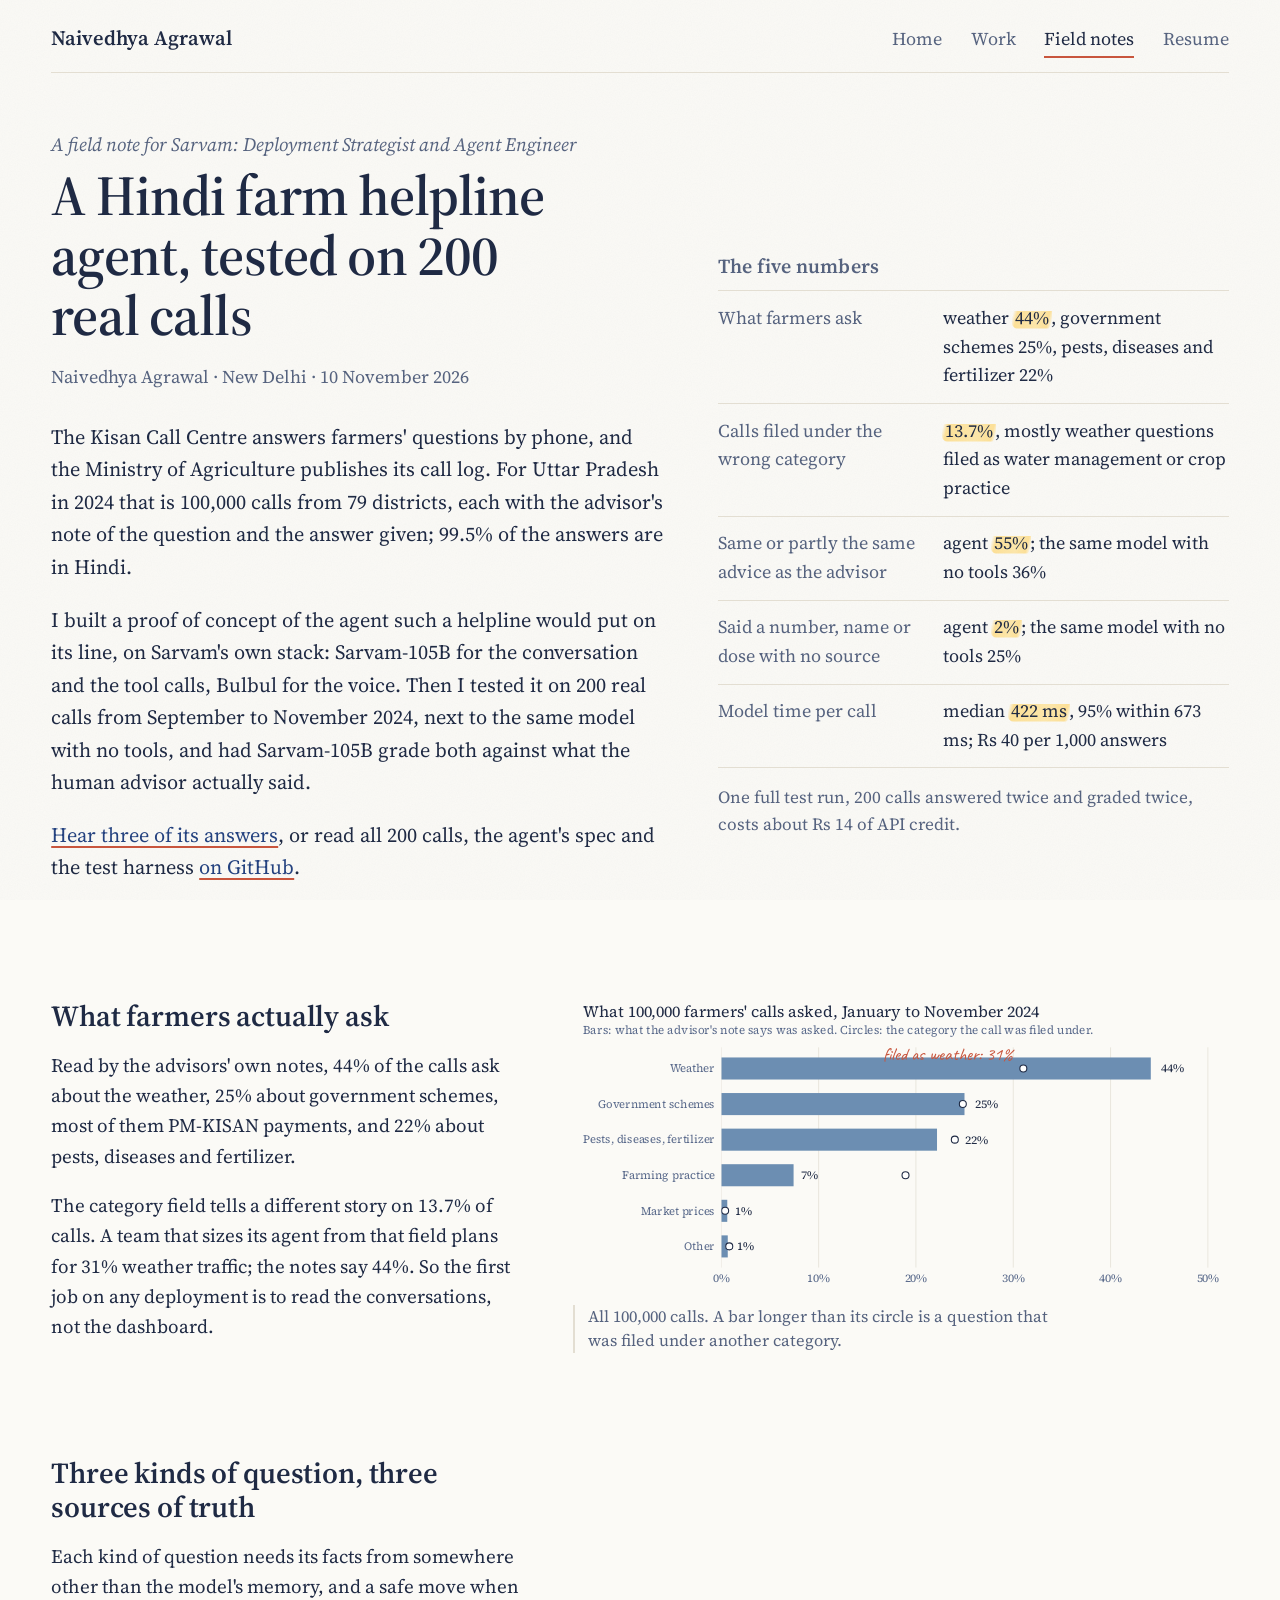
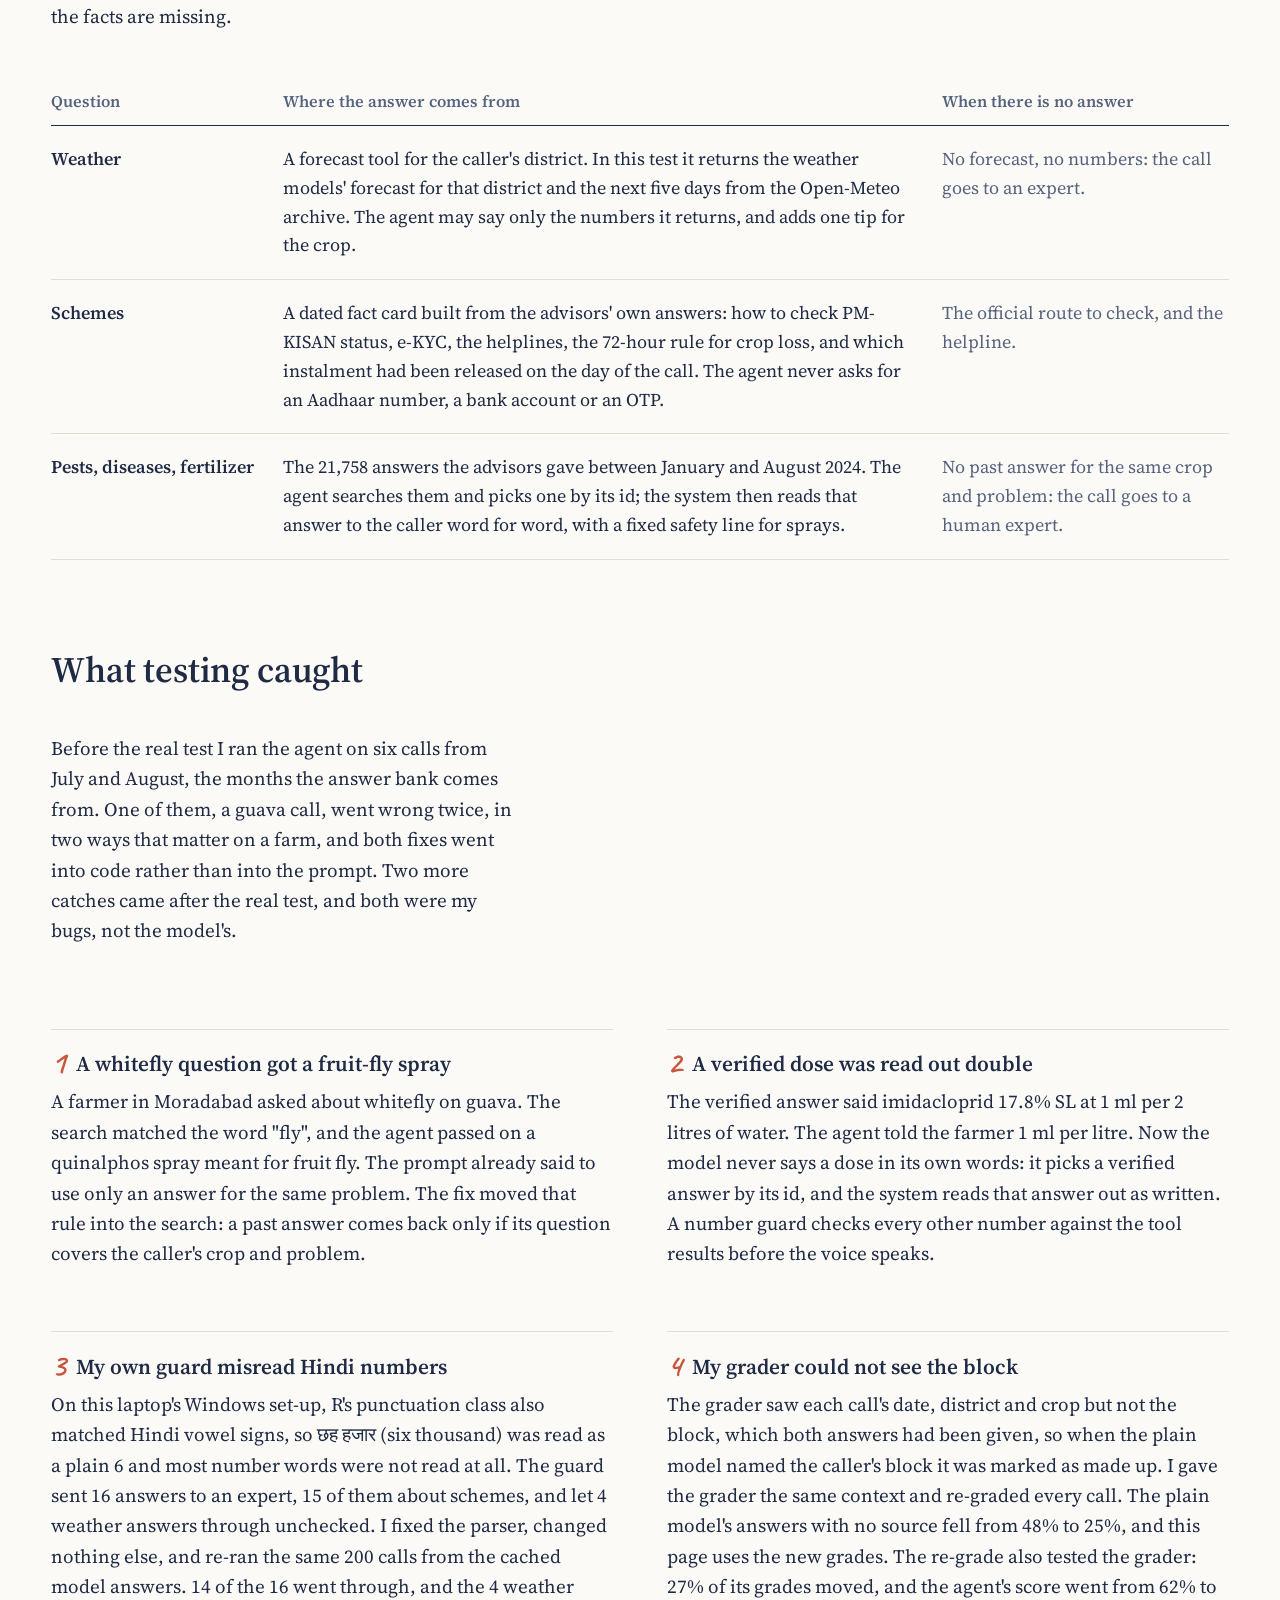
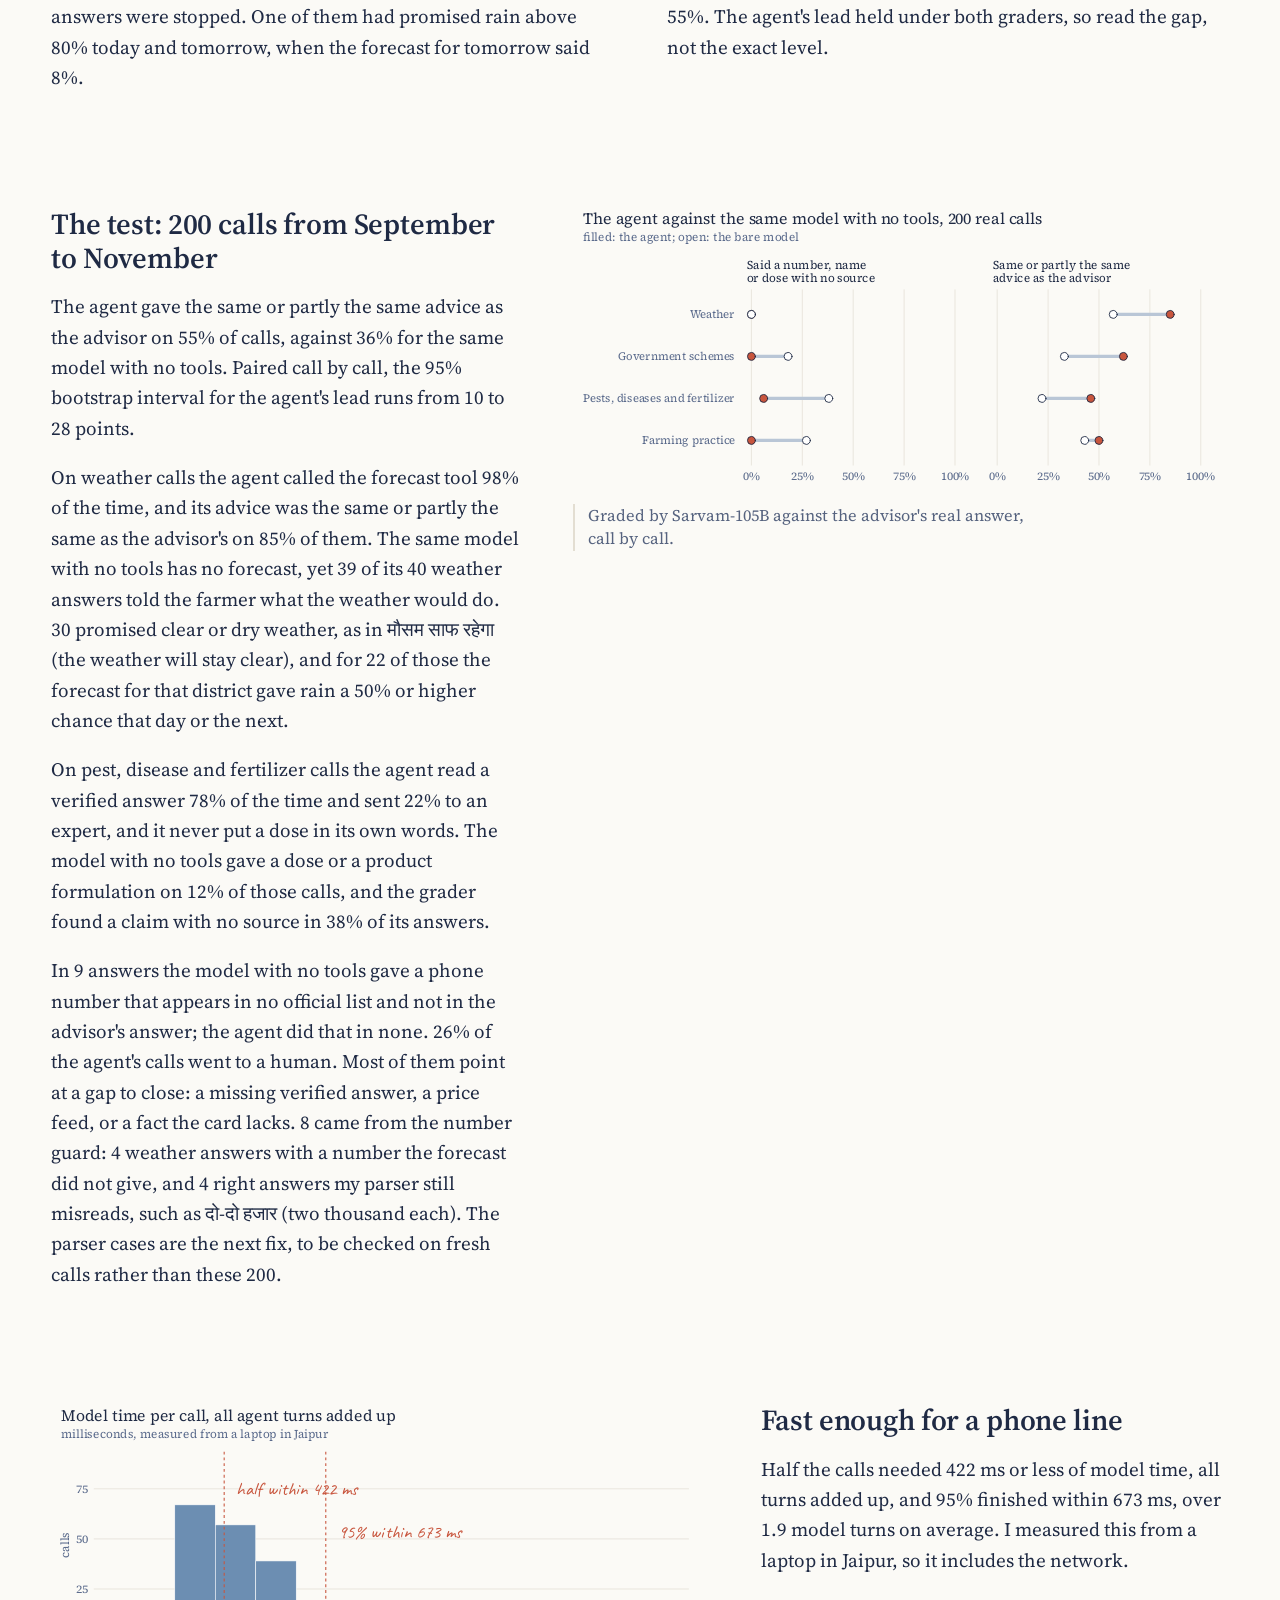
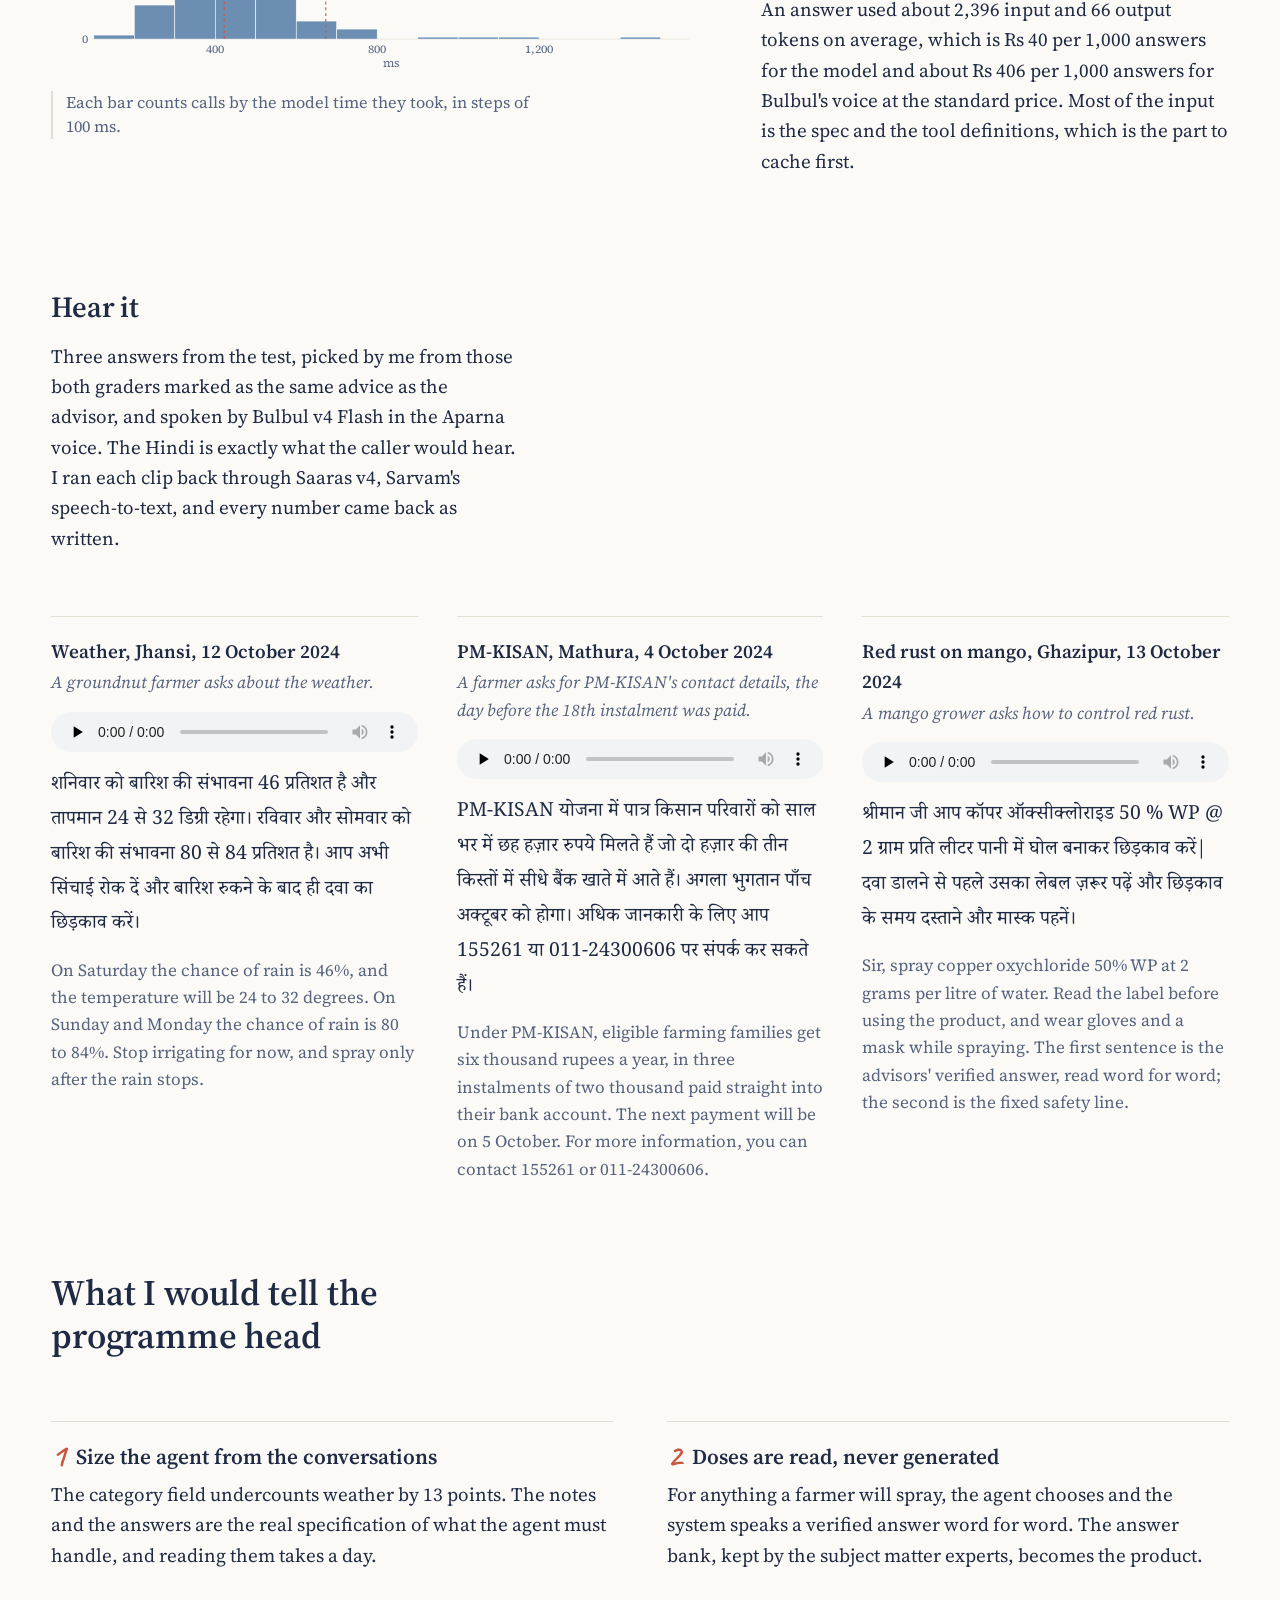
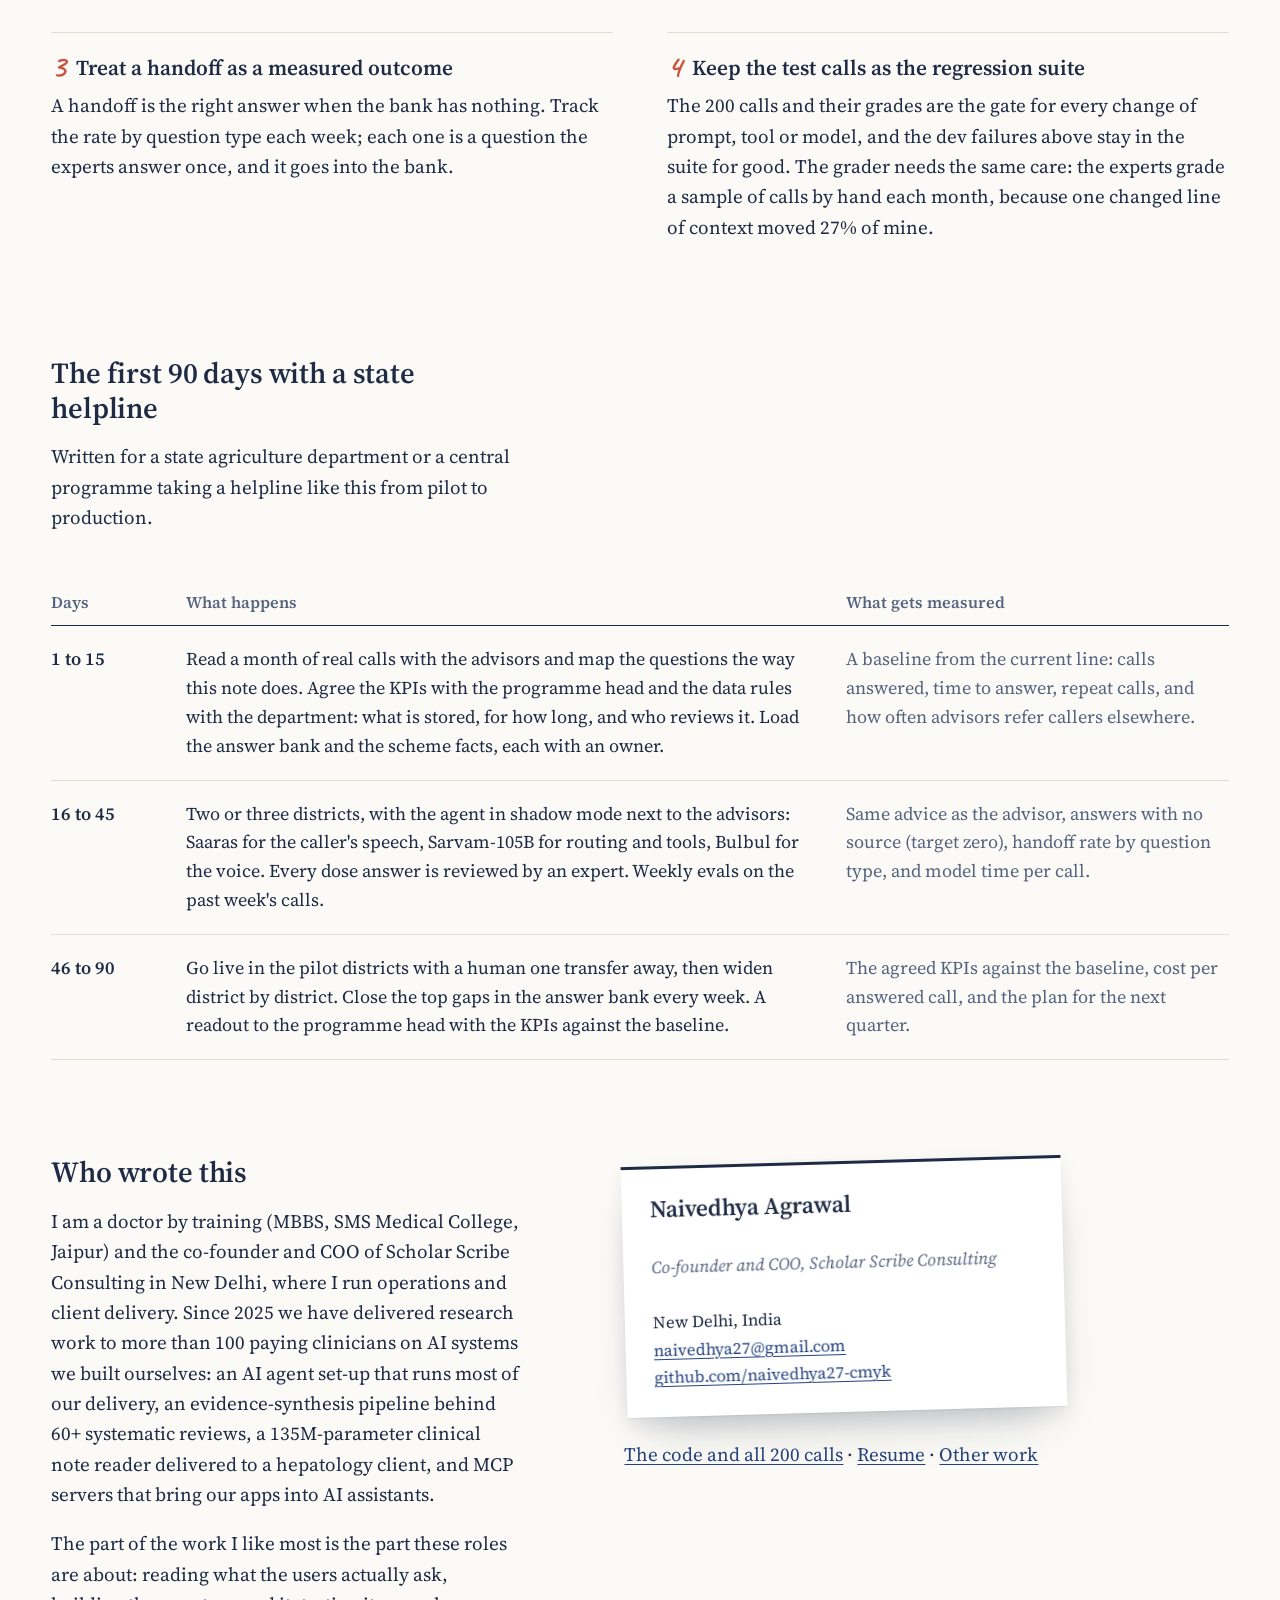
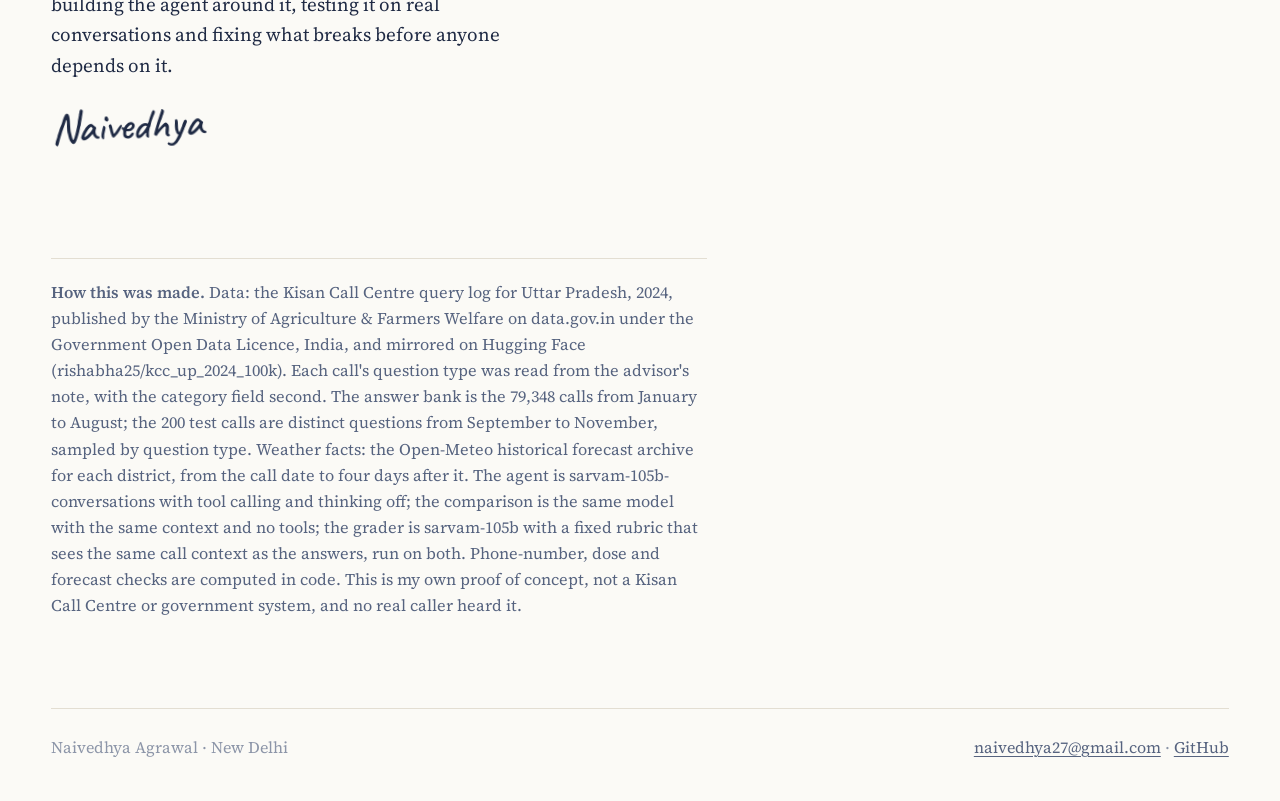
<file: for/sarvam/index.html>
<!doctype html>
<html lang="en">
<head>
<meta charset="utf-8">
<meta name="viewport" content="width=device-width, initial-scale=1">
<title>A Hindi farm helpline agent, tested on real calls | Naivedhya Agrawal</title>
<meta name="description" content="A proof of concept of a Hindi voice agent for a farmers' helpline, built on Sarvam-105B and Bulbul and tested on 200 real Kisan Call Centre calls from Uttar Pradesh. Written for Sarvam's Deployment Strategist and Agent Engineer roles.">
<meta property="og:type" content="article">
<meta property="og:site_name" content="Naivedhya Agrawal">
<meta property="og:title" content="A Hindi farm helpline agent, tested on real calls | Naivedhya Agrawal">
<meta property="og:description" content="A proof of concept of a Hindi voice agent for a farmers' helpline, built on Sarvam-105B and Bulbul and tested on 200 real Kisan Call Centre calls from Uttar Pradesh. Written for Sarvam's Deployment Strategist and Agent Engineer roles.">
<meta property="og:url" content="https://naivedhya27-cmyk.github.io/for/sarvam/">
<link rel="canonical" href="https://naivedhya27-cmyk.github.io/for/sarvam/">
<meta property="og:image" content="https://naivedhya27-cmyk.github.io/assets/og/sarvam.png">
<meta property="og:image:width" content="1200">
<meta property="og:image:height" content="630">
<meta property="og:image:alt" content="A Hindi farm helpline agent, tested on real calls | Naivedhya Agrawal">
<meta name="twitter:card" content="summary_large_image">
<meta name="twitter:image" content="https://naivedhya27-cmyk.github.io/assets/og/sarvam.png">
<meta name="twitter:title" content="A Hindi farm helpline agent, tested on real calls | Naivedhya Agrawal">
<meta name="twitter:description" content="A proof of concept of a Hindi voice agent for a farmers' helpline, built on Sarvam-105B and Bulbul and tested on 200 real Kisan Call Centre calls from Uttar Pradesh. Written for Sarvam's Deployment Strategist and Agent Engineer roles.">
<meta name="author" content="Naivedhya Agrawal">
<meta name="robots" content="noindex, nofollow">
<link rel="preconnect" href="https://fonts.googleapis.com">
<link rel="preconnect" href="https://fonts.gstatic.com" crossorigin>
<link href="https://fonts.googleapis.com/css2?family=Caveat:wght@400;500;600&family=Source+Serif+4:ital,opsz,wght@0,8..60,400;0,8..60,600;1,8..60,400&display=swap" rel="stylesheet">
<link rel="stylesheet" href="../../assets/site.css">
<link rel="icon" href="../../assets/favicon.svg" type="image/svg+xml">
<script src="../../assets/site.js" defer></script>
<link href="https://fonts.googleapis.com/css2?family=Noto+Serif+Devanagari:wght@400;600&display=swap" rel="stylesheet">
</head>
<body>
<header class="masthead wrap">
  <a class="name" href="../../">Naivedhya Agrawal</a>
  <nav aria-label="Main">
    <a href="../../">Home</a>
    <a href="../../work/">Work</a>
    <a href="../../for/" aria-current="page">Field notes</a>
    <a href="../../resume/">Resume</a>
  </nav>
</header>
<main class="wrap">

  <section class="spread opener">
    <div>
      <p class="kicker">A field note for Sarvam: Deployment Strategist and Agent Engineer</p>
      <h1>A Hindi farm helpline agent, tested on 200 real calls</h1>
      <p class="byline">Naivedhya Agrawal · New Delhi · 10 November 2026</p>
      <div class="lede">
        <p>The Kisan Call Centre answers farmers' questions by phone, and the Ministry of Agriculture publishes its call log. For Uttar Pradesh in 2024 that is 100,000 calls from 79 districts, each with the advisor's note of the question and the answer given; 99.5% of the answers are in Hindi.</p>
        <p>I built a proof of concept of the agent such a helpline would put on its line, on Sarvam's own stack: Sarvam-105B for the conversation and the tool calls, Bulbul for the voice. Then I tested it on 200 real calls from September to November 2024, next to the same model with no tools, and had Sarvam-105B grade both against what the human advisor actually said.</p>
        <p class="try"><a href="#hear">Hear three of its answers</a>, or read all 200 calls, the agent's spec and the test harness <a href="https://github.com/naivedhya27-cmyk/kcc-helpline-agent">on GitHub</a>.</p>
      </div>
    </div>
    <div class="side">
      <h2 class="h-quiet">The five numbers</h2>
      <table class="facts">
        <tbody>
          <tr><th scope="row">What farmers ask</th><td>weather <mark>44%</mark>, government schemes 25%, pests, diseases and fertilizer 22%</td></tr>
          <tr><th scope="row">Calls filed under the wrong category</th><td><mark>13.7%</mark>, mostly weather questions filed as water management or crop practice</td></tr>
          <tr><th scope="row">Same or partly the same advice as the advisor</th><td>agent <mark>55%</mark>; the same model with no tools 36%</td></tr>
          <tr><th scope="row">Said a number, name or dose with no source</th><td>agent <mark>2%</mark>; the same model with no tools 25%</td></tr>
          <tr><th scope="row">Model time per call</th><td>median <mark>422 ms</mark>, 95% within 673 ms; Rs 40 per 1,000 answers</td></tr>
        </tbody>
      </table>
      <p class="small">One full test run, 200 calls answered twice and graded twice, costs about Rs 14 of API credit.</p>
      <p class="note">every call is real; nothing here is made up</p>
    </div>
  </section>

  <section class="spread">
    <div class="txt">
      <h2>What farmers actually ask</h2>
      <p>Read by the advisors' own notes, 44% of the calls ask about the weather, 25% about government schemes, most of them PM-KISAN payments, and 22% about pests, diseases and fertilizer.</p>
      <p>The category field tells a different story on 13.7% of calls. A team that sizes its agent from that field plans for 31% weather traffic; the notes say 44%. So the first job on any deployment is to read the conversations, not the dashboard.</p>
    </div>
    <figure class="chart"><div class="fig-d"><svg role="img" aria-label="Bar chart: share of calls by what was asked, against the category they were filed under" focusable="false" xmlns='http://www.w3.org/2000/svg' xmlns:xlink='http://www.w3.org/1999/xlink' viewBox='0 0 518.40 237.60'>
<g class='svglite'>
<defs>
  <style type='text/css'><![CDATA[
    .svglite line, .svglite polyline, .svglite polygon, .svglite path, .svglite rect, .svglite circle {
      fill: none;
      stroke: #000000;
      stroke-linecap: round;
      stroke-linejoin: round;
      stroke-miterlimit: 10.00;
    }
    .svglite text {
      white-space: pre;
    }
    .svglite g.glyphgroup path {
      fill: inherit;
      stroke: none;
    }
  ]]></style>
</defs>
<rect width='100%' height='100%' style='stroke: none; fill: none;'/>
<defs>
  <clipPath id='s1d-cpMC4wMHw1MTguNDB8MC4wMHwyMzcuNjA='>
    <rect x='0.00' y='0.00' width='518.40' height='237.60' />
  </clipPath>
</defs>
<g clip-path='url(#s1d-cpMC4wMHw1MTguNDB8MC4wMHwyMzcuNjA=)'>
<rect x='0.00' y='0.00' width='518.40' height='237.60' style='stroke-width: 1.07; stroke: none;' />
</g>
<defs>
  <clipPath id='s1d-cpMTE3LjI2fDUwNC40NXw0Mi4wMnwyMTYuNDg='>
    <rect x='117.26' y='42.02' width='387.19' height='174.46' />
  </clipPath>
</defs>
<g clip-path='url(#s1d-cpMTE3LjI2fDUwNC40NXw0Mi4wMnwyMTYuNDg=)'>
<rect x='117.26' y='42.02' width='387.19' height='174.46' style='stroke-width: 1.07; stroke: none;' />
<polyline points='117.26,216.48 117.26,42.02 ' style='stroke-width: 0.64; stroke: #E6E2D8; stroke-linecap: butt;' />
<polyline points='194.21,216.48 194.21,42.02 ' style='stroke-width: 0.64; stroke: #E6E2D8; stroke-linecap: butt;' />
<polyline points='271.17,216.48 271.17,42.02 ' style='stroke-width: 0.64; stroke: #E6E2D8; stroke-linecap: butt;' />
<polyline points='348.12,216.48 348.12,42.02 ' style='stroke-width: 0.64; stroke: #E6E2D8; stroke-linecap: butt;' />
<polyline points='425.07,216.48 425.07,42.02 ' style='stroke-width: 0.64; stroke: #E6E2D8; stroke-linecap: butt;' />
<polyline points='502.03,216.48 502.03,42.02 ' style='stroke-width: 0.64; stroke: #E6E2D8; stroke-linecap: butt;' />
<rect x='117.26' y='190.87' width='5.11' height='17.45' style='stroke-width: 1.07; stroke: none; stroke-linecap: butt; stroke-linejoin: miter; fill: #6C8EB2;' />
<rect x='117.26' y='162.73' width='4.72' height='17.45' style='stroke-width: 1.07; stroke: none; stroke-linecap: butt; stroke-linejoin: miter; fill: #6C8EB2;' />
<rect x='117.26' y='134.59' width='57.16' height='17.45' style='stroke-width: 1.07; stroke: none; stroke-linecap: butt; stroke-linejoin: miter; fill: #6C8EB2;' />
<rect x='117.26' y='106.46' width='170.59' height='17.45' style='stroke-width: 1.07; stroke: none; stroke-linecap: butt; stroke-linejoin: miter; fill: #6C8EB2;' />
<rect x='117.26' y='78.32' width='192.31' height='17.45' style='stroke-width: 1.07; stroke: none; stroke-linecap: butt; stroke-linejoin: miter; fill: #6C8EB2;' />
<rect x='117.26' y='50.18' width='339.64' height='17.45' style='stroke-width: 1.07; stroke: none; stroke-linecap: butt; stroke-linejoin: miter; fill: #6C8EB2;' />
<circle cx='123.56' cy='199.59' r='2.77' style='stroke-width: 0.85; stroke: #1F2A44; fill: #FFFFFF;' />
<circle cx='120.30' cy='171.46' r='2.77' style='stroke-width: 0.85; stroke: #1F2A44; fill: #FFFFFF;' />
<circle cx='262.94' cy='143.32' r='2.77' style='stroke-width: 0.85; stroke: #1F2A44; fill: #FFFFFF;' />
<circle cx='301.93' cy='115.18' r='2.77' style='stroke-width: 0.85; stroke: #1F2A44; fill: #FFFFFF;' />
<circle cx='308.26' cy='87.04' r='2.77' style='stroke-width: 0.85; stroke: #1F2A44; fill: #FFFFFF;' />
<circle cx='356.10' cy='58.90' r='2.77' style='stroke-width: 0.85; stroke: #1F2A44; fill: #FFFFFF;' />
<text x='129.54' y='202.64' style='font-size: 9.10px;fill: #1F2A44; font-family: "Source Serif 4";' textLength='13.28px' lengthAdjust='spacingAndGlyphs'>1%</text>
<text x='127.96' y='174.50' style='font-size: 9.10px;fill: #1F2A44; font-family: "Source Serif 4";' textLength='13.28px' lengthAdjust='spacingAndGlyphs'>1%</text>
<text x='180.40' y='146.37' style='font-size: 9.10px;fill: #1F2A44; font-family: "Source Serif 4";' textLength='13.28px' lengthAdjust='spacingAndGlyphs'>7%</text>
<text x='310.08' y='118.23' style='font-size: 9.10px;fill: #1F2A44; font-family: "Source Serif 4";' textLength='18.09px' lengthAdjust='spacingAndGlyphs'>22%</text>
<text x='317.71' y='90.09' style='font-size: 9.10px;fill: #1F2A44; font-family: "Source Serif 4";' textLength='18.09px' lengthAdjust='spacingAndGlyphs'>25%</text>
<text x='465.04' y='61.95' style='font-size: 9.10px;fill: #1F2A44; font-family: "Source Serif 4";' textLength='18.09px' lengthAdjust='spacingAndGlyphs'>44%</text>
<text x='348.41' y='51.85' text-anchor='end' style='font-size: 14.23px;fill: #C8553D; font-family: "Caveat";' textLength='103.27px' lengthAdjust='spacingAndGlyphs'>filed as weather: 31%</text>
</g>
<g clip-path='url(#s1d-cpMC4wMHw1MTguNDB8MC4wMHwyMzcuNjA=)'>
<text x='112.33' y='202.61' text-anchor='end' style='font-size: 9.00px;fill: #5B6B8C; font-family: "Source Serif 4";' textLength='24.55px' lengthAdjust='spacingAndGlyphs'>Other</text>
<text x='112.33' y='174.47' text-anchor='end' style='font-size: 9.00px;fill: #5B6B8C; font-family: "Source Serif 4";' textLength='58.73px' lengthAdjust='spacingAndGlyphs'>Market prices</text>
<text x='112.33' y='146.33' text-anchor='end' style='font-size: 9.00px;fill: #5B6B8C; font-family: "Source Serif 4";' textLength='73.48px' lengthAdjust='spacingAndGlyphs'>Farming practice</text>
<text x='112.33' y='118.20' text-anchor='end' style='font-size: 9.00px;fill: #5B6B8C; font-family: "Source Serif 4";' textLength='104.36px' lengthAdjust='spacingAndGlyphs'>Pests, diseases, fertilizer</text>
<text x='112.33' y='90.06' text-anchor='end' style='font-size: 9.00px;fill: #5B6B8C; font-family: "Source Serif 4";' textLength='92.91px' lengthAdjust='spacingAndGlyphs'>Government schemes</text>
<text x='112.33' y='61.92' text-anchor='end' style='font-size: 9.00px;fill: #5B6B8C; font-family: "Source Serif 4";' textLength='35.91px' lengthAdjust='spacingAndGlyphs'>Weather</text>
<text x='117.26' y='227.44' text-anchor='middle' style='font-size: 9.00px;fill: #5B6B8C; font-family: "Source Serif 4";' textLength='13.16px' lengthAdjust='spacingAndGlyphs'>0%</text>
<text x='194.21' y='227.44' text-anchor='middle' style='font-size: 9.00px;fill: #5B6B8C; font-family: "Source Serif 4";' textLength='17.92px' lengthAdjust='spacingAndGlyphs'>10%</text>
<text x='271.17' y='227.44' text-anchor='middle' style='font-size: 9.00px;fill: #5B6B8C; font-family: "Source Serif 4";' textLength='17.92px' lengthAdjust='spacingAndGlyphs'>20%</text>
<text x='348.12' y='227.44' text-anchor='middle' style='font-size: 9.00px;fill: #5B6B8C; font-family: "Source Serif 4";' textLength='17.92px' lengthAdjust='spacingAndGlyphs'>30%</text>
<text x='425.07' y='227.44' text-anchor='middle' style='font-size: 9.00px;fill: #5B6B8C; font-family: "Source Serif 4";' textLength='17.92px' lengthAdjust='spacingAndGlyphs'>40%</text>
<text x='502.03' y='227.44' text-anchor='middle' style='font-size: 9.00px;fill: #5B6B8C; font-family: "Source Serif 4";' textLength='17.92px' lengthAdjust='spacingAndGlyphs'>50%</text>
<text x='7.97' y='31.74' style='font-size: 9.50px;fill: #5B6B8C; font-family: "Source Serif 4";' textLength='404.12px' lengthAdjust='spacingAndGlyphs'>Bars: what the advisor's note says was asked. Circles: the category the call was filed under.</text>
<text x='7.97' y='18.34' style='font-size: 12.50px;fill: #1F2A44; font-family: "Source Serif 4";' textLength='360.58px' lengthAdjust='spacingAndGlyphs'>What 100,000 farmers' calls asked, January to November 2024</text>
</g>
</g>
</svg></div><div class="fig-m"><svg role="img" aria-label="Bar chart: share of calls by what was asked, against the category they were filed under" focusable="false" xmlns='http://www.w3.org/2000/svg' xmlns:xlink='http://www.w3.org/1999/xlink' viewBox='0 0 302.40 244.80'>
<g class='svglite'>
<defs>
  <style type='text/css'><![CDATA[
    .svglite line, .svglite polyline, .svglite polygon, .svglite path, .svglite rect, .svglite circle {
      fill: none;
      stroke: #000000;
      stroke-linecap: round;
      stroke-linejoin: round;
      stroke-miterlimit: 10.00;
    }
    .svglite text {
      white-space: pre;
    }
    .svglite g.glyphgroup path {
      fill: inherit;
      stroke: none;
    }
  ]]></style>
</defs>
<rect width='100%' height='100%' style='stroke: none; fill: none;'/>
<defs>
  <clipPath id='s1m-cpMC4wMHwzMDIuNDB8MC4wMHwyNDQuODA='>
    <rect x='0.00' y='0.00' width='302.40' height='244.80' />
  </clipPath>
</defs>
<g clip-path='url(#s1m-cpMC4wMHwzMDIuNDB8MC4wMHwyNDQuODA=)'>
<rect x='0.00' y='0.00' width='302.40' height='244.80' style='stroke-width: 1.07; stroke: none;' />
</g>
<defs>
  <clipPath id='s1m-cpMTE3LjI2fDI4OC40NXw0Mi4wMnwyMjMuNjg='>
    <rect x='117.26' y='42.02' width='171.19' height='181.66' />
  </clipPath>
</defs>
<g clip-path='url(#s1m-cpMTE3LjI2fDI4OC40NXw0Mi4wMnwyMjMuNjg=)'>
<rect x='117.26' y='42.02' width='171.19' height='181.66' style='stroke-width: 1.07; stroke: none;' />
<polyline points='117.26,223.68 117.26,42.02 ' style='stroke-width: 0.64; stroke: #E6E2D8; stroke-linecap: butt;' />
<polyline points='149.58,223.68 149.58,42.02 ' style='stroke-width: 0.64; stroke: #E6E2D8; stroke-linecap: butt;' />
<polyline points='181.91,223.68 181.91,42.02 ' style='stroke-width: 0.64; stroke: #E6E2D8; stroke-linecap: butt;' />
<polyline points='214.23,223.68 214.23,42.02 ' style='stroke-width: 0.64; stroke: #E6E2D8; stroke-linecap: butt;' />
<polyline points='246.55,223.68 246.55,42.02 ' style='stroke-width: 0.64; stroke: #E6E2D8; stroke-linecap: butt;' />
<polyline points='278.87,223.68 278.87,42.02 ' style='stroke-width: 0.64; stroke: #E6E2D8; stroke-linecap: butt;' />
<rect x='117.26' y='197.01' width='2.15' height='18.17' style='stroke-width: 1.07; stroke: none; stroke-linecap: butt; stroke-linejoin: miter; fill: #6C8EB2;' />
<rect x='117.26' y='167.71' width='1.98' height='18.17' style='stroke-width: 1.07; stroke: none; stroke-linecap: butt; stroke-linejoin: miter; fill: #6C8EB2;' />
<rect x='117.26' y='138.41' width='24.01' height='18.17' style='stroke-width: 1.07; stroke: none; stroke-linecap: butt; stroke-linejoin: miter; fill: #6C8EB2;' />
<rect x='117.26' y='109.12' width='71.65' height='18.17' style='stroke-width: 1.07; stroke: none; stroke-linecap: butt; stroke-linejoin: miter; fill: #6C8EB2;' />
<rect x='117.26' y='79.82' width='80.77' height='18.17' style='stroke-width: 1.07; stroke: none; stroke-linecap: butt; stroke-linejoin: miter; fill: #6C8EB2;' />
<rect x='117.26' y='50.52' width='142.66' height='18.17' style='stroke-width: 1.07; stroke: none; stroke-linecap: butt; stroke-linejoin: miter; fill: #6C8EB2;' />
<circle cx='119.91' cy='206.10' r='2.77' style='stroke-width: 0.85; stroke: #1F2A44; fill: #FFFFFF;' />
<circle cx='118.54' cy='176.80' r='2.77' style='stroke-width: 0.85; stroke: #1F2A44; fill: #FFFFFF;' />
<circle cx='178.45' cy='147.50' r='2.77' style='stroke-width: 0.85; stroke: #1F2A44; fill: #FFFFFF;' />
<circle cx='194.83' cy='118.20' r='2.77' style='stroke-width: 0.85; stroke: #1F2A44; fill: #FFFFFF;' />
<circle cx='197.49' cy='88.90' r='2.77' style='stroke-width: 0.85; stroke: #1F2A44; fill: #FFFFFF;' />
<circle cx='217.58' cy='59.60' r='2.77' style='stroke-width: 0.85; stroke: #1F2A44; fill: #FFFFFF;' />
<text x='125.88' y='209.15' style='font-size: 9.10px;fill: #1F2A44; font-family: "Source Serif 4";' textLength='13.28px' lengthAdjust='spacingAndGlyphs'>1%</text>
<text x='125.22' y='179.85' style='font-size: 9.10px;fill: #1F2A44; font-family: "Source Serif 4";' textLength='13.28px' lengthAdjust='spacingAndGlyphs'>1%</text>
<text x='147.25' y='150.55' style='font-size: 9.10px;fill: #1F2A44; font-family: "Source Serif 4";' textLength='13.28px' lengthAdjust='spacingAndGlyphs'>7%</text>
<text x='202.97' y='121.25' style='font-size: 9.10px;fill: #1F2A44; font-family: "Source Serif 4";' textLength='18.09px' lengthAdjust='spacingAndGlyphs'>22%</text>
<text x='206.18' y='91.95' style='font-size: 9.10px;fill: #1F2A44; font-family: "Source Serif 4";' textLength='18.09px' lengthAdjust='spacingAndGlyphs'>25%</text>
<text x='268.06' y='62.65' style='font-size: 9.10px;fill: #1F2A44; font-family: "Source Serif 4";' textLength='18.09px' lengthAdjust='spacingAndGlyphs'>44%</text>
<text x='205.26' y='51.48' text-anchor='middle' style='font-size: 12.52px;fill: #C8553D; font-family: "Caveat";' textLength='90.86px' lengthAdjust='spacingAndGlyphs'>filed as weather: 31%</text>
</g>
<g clip-path='url(#s1m-cpMC4wMHwzMDIuNDB8MC4wMHwyNDQuODA=)'>
<text x='112.33' y='209.11' text-anchor='end' style='font-size: 9.00px;fill: #5B6B8C; font-family: "Source Serif 4";' textLength='24.55px' lengthAdjust='spacingAndGlyphs'>Other</text>
<text x='112.33' y='179.81' text-anchor='end' style='font-size: 9.00px;fill: #5B6B8C; font-family: "Source Serif 4";' textLength='58.73px' lengthAdjust='spacingAndGlyphs'>Market prices</text>
<text x='112.33' y='150.51' text-anchor='end' style='font-size: 9.00px;fill: #5B6B8C; font-family: "Source Serif 4";' textLength='73.48px' lengthAdjust='spacingAndGlyphs'>Farming practice</text>
<text x='112.33' y='121.22' text-anchor='end' style='font-size: 9.00px;fill: #5B6B8C; font-family: "Source Serif 4";' textLength='104.36px' lengthAdjust='spacingAndGlyphs'>Pests, diseases, fertilizer</text>
<text x='112.33' y='91.92' text-anchor='end' style='font-size: 9.00px;fill: #5B6B8C; font-family: "Source Serif 4";' textLength='92.91px' lengthAdjust='spacingAndGlyphs'>Government schemes</text>
<text x='112.33' y='62.62' text-anchor='end' style='font-size: 9.00px;fill: #5B6B8C; font-family: "Source Serif 4";' textLength='35.91px' lengthAdjust='spacingAndGlyphs'>Weather</text>
<text x='117.26' y='234.64' text-anchor='middle' style='font-size: 9.00px;fill: #5B6B8C; font-family: "Source Serif 4";' textLength='13.16px' lengthAdjust='spacingAndGlyphs'>0%</text>
<text x='149.58' y='234.64' text-anchor='middle' style='font-size: 9.00px;fill: #5B6B8C; font-family: "Source Serif 4";' textLength='17.92px' lengthAdjust='spacingAndGlyphs'>10%</text>
<text x='181.91' y='234.64' text-anchor='middle' style='font-size: 9.00px;fill: #5B6B8C; font-family: "Source Serif 4";' textLength='17.92px' lengthAdjust='spacingAndGlyphs'>20%</text>
<text x='214.23' y='234.64' text-anchor='middle' style='font-size: 9.00px;fill: #5B6B8C; font-family: "Source Serif 4";' textLength='17.92px' lengthAdjust='spacingAndGlyphs'>30%</text>
<text x='246.55' y='234.64' text-anchor='middle' style='font-size: 9.00px;fill: #5B6B8C; font-family: "Source Serif 4";' textLength='17.92px' lengthAdjust='spacingAndGlyphs'>40%</text>
<text x='278.87' y='234.64' text-anchor='middle' style='font-size: 9.00px;fill: #5B6B8C; font-family: "Source Serif 4";' textLength='17.92px' lengthAdjust='spacingAndGlyphs'>50%</text>
<text x='7.97' y='31.74' style='font-size: 9.50px;fill: #5B6B8C; font-family: "Source Serif 4";' textLength='222.08px' lengthAdjust='spacingAndGlyphs'>bars: the advisor's note; circles: the category filed</text>
<text x='7.97' y='18.34' style='font-size: 12.50px;fill: #1F2A44; font-family: "Source Serif 4";' textLength='145.42px' lengthAdjust='spacingAndGlyphs'>What 100,000 calls asked</text>
</g>
</g>
</svg></div><figcaption>All 100,000 calls. A bar longer than its circle is a question that was filed under another category.</figcaption></figure>
  </section>

  <section class="plan-s">
    <div class="spread">
      <div class="txt">
        <h2>Three kinds of question, three sources of truth</h2>
        <p>Each kind of question needs its facts from somewhere other than the model's memory, and a safe move when the facts are missing.</p>
      </div>
      <p class="note">the model routes; the facts come from tools</p>
    </div>
    <table class="plan">
      <thead><tr><th scope="col">Question</th><th scope="col">Where the answer comes from</th><th scope="col">When there is no answer</th></tr></thead>
      <tbody>
        <tr>
          <td>Weather</td>
          <td data-label="Where the answer comes from">A forecast tool for the caller's district. In this test it returns the weather models' forecast for that district and the next five days from the Open-Meteo archive. The agent may say only the numbers it returns, and adds one tip for the crop.</td>
          <td data-label="When there is no answer">No forecast, no numbers: the call goes to an expert.</td>
        </tr>
        <tr>
          <td>Schemes</td>
          <td data-label="Where the answer comes from">A dated fact card built from the advisors' own answers: how to check PM-KISAN status, e-KYC, the helplines, the 72-hour rule for crop loss, and which instalment had been released on the day of the call. The agent never asks for an Aadhaar number, a bank account or an OTP.</td>
          <td data-label="When there is no answer">The official route to check, and the helpline.</td>
        </tr>
        <tr>
          <td>Pests, diseases, fertilizer</td>
          <td data-label="Where the answer comes from">The 21,758 answers the advisors gave between January and August 2024. The agent searches them and picks one by its id; the system then reads that answer to the caller word for word, with a fixed safety line for sprays.</td>
          <td data-label="When there is no answer">No past answer for the same crop and problem: the call goes to a human expert.</td>
        </tr>
      </tbody>
    </table>
  </section>

  <section class="lessons">
    <h2>What testing caught</h2>
    <div class="spread">
      <div class="txt">
        <p>Before the real test I ran the agent on six calls from July and August, the months the answer bank comes from. One of them, a guava call, went wrong twice, in two ways that matter on a farm, and both fixes went into code rather than into the prompt. Two more catches came after the real test, and both were my bugs, not the model's.</p>
      </div>
      <p class="note">a prompt rule is a request; code is a guarantee</p>
    </div>
    <ol class="grid2">
      <li>
        <h3><span class="num">1</span>A whitefly question got a fruit-fly spray</h3>
        <p>A farmer in Moradabad asked about whitefly on guava. The search matched the word "fly", and the agent passed on a quinalphos spray meant for fruit fly. The prompt already said to use only an answer for the same problem. The fix moved that rule into the search: a past answer comes back only if its question covers the caller's crop and problem.</p>
      </li>
      <li>
        <h3><span class="num">2</span>A verified dose was read out double</h3>
        <p>The verified answer said imidacloprid 17.8% SL at 1 ml per 2 litres of water. The agent told the farmer 1 ml per litre. Now the model never says a dose in its own words: it picks a verified answer by its id, and the system reads that answer out as written. A number guard checks every other number against the tool results before the voice speaks.</p>
      </li>
      <li>
        <h3><span class="num">3</span>My own guard misread Hindi numbers</h3>
        <p>On this laptop's Windows set-up, R's punctuation class also matched Hindi vowel signs, so छह हजार (six thousand) was read as a plain 6 and most number words were not read at all. The guard sent 16 answers to an expert, 15 of them about schemes, and let 4 weather answers through unchecked. I fixed the parser, changed nothing else, and re-ran the same 200 calls from the cached model answers. 14 of the 16 went through, and the 4 weather answers were stopped. One of them had promised rain above 80% today and tomorrow, when the forecast for tomorrow said 8%.</p>
      </li>
      <li>
        <h3><span class="num">4</span>My grader could not see the block</h3>
        <p>The grader saw each call's date, district and crop but not the block, which both answers had been given, so when the plain model named the caller's block it was marked as made up. I gave the grader the same context and re-graded every call. The plain model's answers with no source fell from 48% to 25%, and this page uses the new grades. The re-grade also tested the grader: 27% of its grades moved, and the agent's score went from 62% to 55%. The agent's lead held under both graders, so read the gap, not the exact level.</p>
      </li>
    </ol>
  </section>

  <section class="spread">
    <div class="txt">
      <h2>The test: 200 calls from September to November</h2>
      <p>The agent gave the same or partly the same advice as the advisor on 55% of calls, against 36% for the same model with no tools. Paired call by call, the 95% bootstrap interval for the agent's lead runs from 10 to 28 points.</p>
      <p>On weather calls the agent called the forecast tool 98% of the time, and its advice was the same or partly the same as the advisor's on 85% of them. The same model with no tools has no forecast, yet 39 of its 40 weather answers told the farmer what the weather would do. 30 promised clear or dry weather, as in मौसम साफ रहेगा (the weather will stay clear), and for 22 of those the forecast for that district gave rain a 50% or higher chance that day or the next.</p>
      <p>On pest, disease and fertilizer calls the agent read a verified answer 78% of the time and sent 22% to an expert, and it never put a dose in its own words. The model with no tools gave a dose or a product formulation on 12% of those calls, and the grader found a claim with no source in 38% of its answers.</p>
      <p>In 9 answers the model with no tools gave a phone number that appears in no official list and not in the advisor's answer; the agent did that in none. 26% of the agent's calls went to a human. Most of them point at a gap to close: a missing verified answer, a price feed, or a fact the card lacks. 8 came from the number guard: 4 weather answers with a number the forecast did not give, and 4 right answers my parser still misreads, such as दो-दो हजार (two thousand each). The parser cases are the next fix, to be checked on fresh calls rather than these 200.</p>
    </div>
    <figure class="chart"><div class="fig-d"><svg role="img" aria-label="Dot chart: the agent against the same model with no tools, by question type" focusable="false" xmlns='http://www.w3.org/2000/svg' xmlns:xlink='http://www.w3.org/1999/xlink' viewBox='0 0 518.40 230.40'>
<g class='svglite'>
<defs>
  <style type='text/css'><![CDATA[
    .svglite line, .svglite polyline, .svglite polygon, .svglite path, .svglite rect, .svglite circle {
      fill: none;
      stroke: #000000;
      stroke-linecap: round;
      stroke-linejoin: round;
      stroke-miterlimit: 10.00;
    }
    .svglite text {
      white-space: pre;
    }
    .svglite g.glyphgroup path {
      fill: inherit;
      stroke: none;
    }
  ]]></style>
</defs>
<rect width='100%' height='100%' style='stroke: none; fill: none;'/>
<defs>
  <clipPath id='s2d-cpMC4wMHw1MTguNDB8MC4wMHwyMzAuNDA='>
    <rect x='0.00' y='0.00' width='518.40' height='230.40' />
  </clipPath>
</defs>
<g clip-path='url(#s2d-cpMC4wMHw1MTguNDB8MC4wMHwyMzAuNDA=)'>
<rect x='0.00' y='-0.000000000000057' width='518.40' height='230.40' style='stroke-width: 1.07; stroke: none;' />
</g>
<defs>
  <clipPath id='s2d-cpMTMzLjA0fDMxMC4xMXw2OS43M3wyMDkuMjg='>
    <rect x='133.04' y='69.73' width='177.07' height='139.55' />
  </clipPath>
</defs>
<g clip-path='url(#s2d-cpMTMzLjA0fDMxMC4xMXw2OS43M3wyMDkuMjg=)'>
<rect x='133.04' y='69.73' width='177.07' height='139.55' style='stroke-width: 1.07; stroke: none;' />
<polyline points='141.09,209.28 141.09,69.73 ' style='stroke-width: 0.64; stroke: #E6E2D8; stroke-linecap: butt;' />
<polyline points='181.33,209.28 181.33,69.73 ' style='stroke-width: 0.64; stroke: #E6E2D8; stroke-linecap: butt;' />
<polyline points='221.57,209.28 221.57,69.73 ' style='stroke-width: 0.64; stroke: #E6E2D8; stroke-linecap: butt;' />
<polyline points='261.82,209.28 261.82,69.73 ' style='stroke-width: 0.64; stroke: #E6E2D8; stroke-linecap: butt;' />
<polyline points='302.06,209.28 302.06,69.73 ' style='stroke-width: 0.64; stroke: #E6E2D8; stroke-linecap: butt;' />
<polyline points='141.09,189.34 184.55,189.34 ' style='stroke-width: 2.56; stroke: #B9C6D6; stroke-linecap: butt;' />
<polyline points='150.75,156.12 202.26,156.12 ' style='stroke-width: 2.56; stroke: #B9C6D6; stroke-linecap: butt;' />
<polyline points='141.09,122.89 170.06,122.89 ' style='stroke-width: 2.56; stroke: #B9C6D6; stroke-linecap: butt;' />
<polyline points='141.09,89.67 141.09,89.67 ' style='stroke-width: 2.56; stroke: #B9C6D6; stroke-linecap: butt;' />
<circle cx='141.09' cy='89.67' r='3.13' style='stroke-width: 0.71; stroke: #1F2A44; fill: #C8553D;' />
<circle cx='141.09' cy='122.89' r='3.13' style='stroke-width: 0.71; stroke: #1F2A44; fill: #C8553D;' />
<circle cx='150.75' cy='156.12' r='3.13' style='stroke-width: 0.71; stroke: #1F2A44; fill: #C8553D;' />
<circle cx='141.09' cy='189.34' r='3.13' style='stroke-width: 0.71; stroke: #1F2A44; fill: #C8553D;' />
<circle cx='141.09' cy='89.67' r='3.13' style='stroke-width: 0.71; stroke: #1F2A44; fill: #FFFFFF;' />
<circle cx='170.06' cy='122.89' r='3.13' style='stroke-width: 0.71; stroke: #1F2A44; fill: #FFFFFF;' />
<circle cx='202.26' cy='156.12' r='3.13' style='stroke-width: 0.71; stroke: #1F2A44; fill: #FFFFFF;' />
<circle cx='184.55' cy='189.34' r='3.13' style='stroke-width: 0.71; stroke: #1F2A44; fill: #FFFFFF;' />
</g>
<g clip-path='url(#s2d-cpMC4wMHw1MTguNDB8MC4wMHwyMzAuNDA=)'>
</g>
<defs>
  <clipPath id='s2d-cpMzI3LjM5fDUwNC40NXw2OS43M3wyMDkuMjg='>
    <rect x='327.39' y='69.73' width='177.07' height='139.55' />
  </clipPath>
</defs>
<g clip-path='url(#s2d-cpMzI3LjM5fDUwNC40NXw2OS43M3wyMDkuMjg=)'>
<rect x='327.39' y='69.73' width='177.07' height='139.55' style='stroke-width: 1.07; stroke: none;' />
<polyline points='335.44,209.28 335.44,69.73 ' style='stroke-width: 0.64; stroke: #E6E2D8; stroke-linecap: butt;' />
<polyline points='375.68,209.28 375.68,69.73 ' style='stroke-width: 0.64; stroke: #E6E2D8; stroke-linecap: butt;' />
<polyline points='415.92,209.28 415.92,69.73 ' style='stroke-width: 0.64; stroke: #E6E2D8; stroke-linecap: butt;' />
<polyline points='456.16,209.28 456.16,69.73 ' style='stroke-width: 0.64; stroke: #E6E2D8; stroke-linecap: butt;' />
<polyline points='496.40,209.28 496.40,69.73 ' style='stroke-width: 0.64; stroke: #E6E2D8; stroke-linecap: butt;' />
<polyline points='404.65,189.34 415.92,189.34 ' style='stroke-width: 2.56; stroke: #B9C6D6; stroke-linecap: butt;' />
<polyline points='370.85,156.12 409.48,156.12 ' style='stroke-width: 2.56; stroke: #B9C6D6; stroke-linecap: butt;' />
<polyline points='388.56,122.89 435.24,122.89 ' style='stroke-width: 2.56; stroke: #B9C6D6; stroke-linecap: butt;' />
<polyline points='427.19,89.67 472.26,89.67 ' style='stroke-width: 2.56; stroke: #B9C6D6; stroke-linecap: butt;' />
<circle cx='472.26' cy='89.67' r='3.13' style='stroke-width: 0.71; stroke: #1F2A44; fill: #C8553D;' />
<circle cx='435.24' cy='122.89' r='3.13' style='stroke-width: 0.71; stroke: #1F2A44; fill: #C8553D;' />
<circle cx='409.48' cy='156.12' r='3.13' style='stroke-width: 0.71; stroke: #1F2A44; fill: #C8553D;' />
<circle cx='415.92' cy='189.34' r='3.13' style='stroke-width: 0.71; stroke: #1F2A44; fill: #C8553D;' />
<circle cx='427.19' cy='89.67' r='3.13' style='stroke-width: 0.71; stroke: #1F2A44; fill: #FFFFFF;' />
<circle cx='388.56' cy='122.89' r='3.13' style='stroke-width: 0.71; stroke: #1F2A44; fill: #FFFFFF;' />
<circle cx='370.85' cy='156.12' r='3.13' style='stroke-width: 0.71; stroke: #1F2A44; fill: #FFFFFF;' />
<circle cx='404.65' cy='189.34' r='3.13' style='stroke-width: 0.71; stroke: #1F2A44; fill: #FFFFFF;' />
</g>
<g clip-path='url(#s2d-cpMC4wMHw1MTguNDB8MC4wMHwyMzAuNDA=)'>
</g>
<defs>
  <clipPath id='s2d-cpMTMzLjA0fDMxMC4xMXw0Mi4wMnw2OS43Mw=='>
    <rect x='133.04' y='42.02' width='177.07' height='27.71' />
  </clipPath>
</defs>
<g clip-path='url(#s2d-cpMTMzLjA0fDMxMC4xMXw0Mi4wMnw2OS43Mw==)'>
<text x='137.43' y='53.93' style='font-size: 9.50px;fill: #1F2A44; font-family: "Source Serif 4";' textLength='94.97px' lengthAdjust='spacingAndGlyphs'>Said a number, name</text>
<text x='137.43' y='64.19' style='font-size: 9.50px;fill: #1F2A44; font-family: "Source Serif 4";' textLength='101.89px' lengthAdjust='spacingAndGlyphs'>or dose with no source</text>
</g>
<g clip-path='url(#s2d-cpMC4wMHw1MTguNDB8MC4wMHwyMzAuNDA=)'>
</g>
<defs>
  <clipPath id='s2d-cpMzI3LjM5fDUwNC40NXw0Mi4wMnw2OS43Mw=='>
    <rect x='327.39' y='42.02' width='177.07' height='27.71' />
  </clipPath>
</defs>
<g clip-path='url(#s2d-cpMzI3LjM5fDUwNC40NXw0Mi4wMnw2OS43Mw==)'>
<text x='331.77' y='53.93' style='font-size: 9.50px;fill: #1F2A44; font-family: "Source Serif 4";' textLength='108.92px' lengthAdjust='spacingAndGlyphs'>Same or partly the same</text>
<text x='331.77' y='64.19' style='font-size: 9.50px;fill: #1F2A44; font-family: "Source Serif 4";' textLength='93.84px' lengthAdjust='spacingAndGlyphs'>advice as the advisor</text>
</g>
<g clip-path='url(#s2d-cpMC4wMHw1MTguNDB8MC4wMHwyMzAuNDA=)'>
<text x='141.09' y='220.24' text-anchor='middle' style='font-size: 9.00px;fill: #5B6B8C; font-family: "Source Serif 4";' textLength='13.16px' lengthAdjust='spacingAndGlyphs'>0%</text>
<text x='181.33' y='220.24' text-anchor='middle' style='font-size: 9.00px;fill: #5B6B8C; font-family: "Source Serif 4";' textLength='17.92px' lengthAdjust='spacingAndGlyphs'>25%</text>
<text x='221.57' y='220.24' text-anchor='middle' style='font-size: 9.00px;fill: #5B6B8C; font-family: "Source Serif 4";' textLength='17.92px' lengthAdjust='spacingAndGlyphs'>50%</text>
<text x='261.82' y='220.24' text-anchor='middle' style='font-size: 9.00px;fill: #5B6B8C; font-family: "Source Serif 4";' textLength='17.92px' lengthAdjust='spacingAndGlyphs'>75%</text>
<text x='302.06' y='220.24' text-anchor='middle' style='font-size: 9.00px;fill: #5B6B8C; font-family: "Source Serif 4";' textLength='22.69px' lengthAdjust='spacingAndGlyphs'>100%</text>
<text x='335.44' y='220.24' text-anchor='middle' style='font-size: 9.00px;fill: #5B6B8C; font-family: "Source Serif 4";' textLength='13.16px' lengthAdjust='spacingAndGlyphs'>0%</text>
<text x='375.68' y='220.24' text-anchor='middle' style='font-size: 9.00px;fill: #5B6B8C; font-family: "Source Serif 4";' textLength='17.92px' lengthAdjust='spacingAndGlyphs'>25%</text>
<text x='415.92' y='220.24' text-anchor='middle' style='font-size: 9.00px;fill: #5B6B8C; font-family: "Source Serif 4";' textLength='17.92px' lengthAdjust='spacingAndGlyphs'>50%</text>
<text x='456.16' y='220.24' text-anchor='middle' style='font-size: 9.00px;fill: #5B6B8C; font-family: "Source Serif 4";' textLength='17.92px' lengthAdjust='spacingAndGlyphs'>75%</text>
<text x='496.40' y='220.24' text-anchor='middle' style='font-size: 9.00px;fill: #5B6B8C; font-family: "Source Serif 4";' textLength='22.69px' lengthAdjust='spacingAndGlyphs'>100%</text>
<text x='128.11' y='192.36' text-anchor='end' style='font-size: 9.00px;fill: #5B6B8C; font-family: "Source Serif 4";' textLength='73.48px' lengthAdjust='spacingAndGlyphs'>Farming practice</text>
<text x='128.11' y='159.13' text-anchor='end' style='font-size: 9.00px;fill: #5B6B8C; font-family: "Source Serif 4";' textLength='120.14px' lengthAdjust='spacingAndGlyphs'>Pests, diseases and fertilizer</text>
<text x='128.11' y='125.91' text-anchor='end' style='font-size: 9.00px;fill: #5B6B8C; font-family: "Source Serif 4";' textLength='92.91px' lengthAdjust='spacingAndGlyphs'>Government schemes</text>
<text x='128.11' y='92.68' text-anchor='end' style='font-size: 9.00px;fill: #5B6B8C; font-family: "Source Serif 4";' textLength='35.91px' lengthAdjust='spacingAndGlyphs'>Weather</text>
<text x='7.97' y='31.74' style='font-size: 9.50px;fill: #5B6B8C; font-family: "Source Serif 4";' textLength='170.67px' lengthAdjust='spacingAndGlyphs'>filled: the agent; open: the bare model</text>
<text x='7.97' y='18.34' style='font-size: 12.50px;fill: #1F2A44; font-family: "Source Serif 4";' textLength='362.95px' lengthAdjust='spacingAndGlyphs'>The agent against the same model with no tools, 200 real calls</text>
</g>
</g>
</svg></div><div class="fig-m"><svg role="img" aria-label="Dot chart: the agent against the same model with no tools, by question type" focusable="false" xmlns='http://www.w3.org/2000/svg' xmlns:xlink='http://www.w3.org/1999/xlink' viewBox='0 0 302.40 331.20'>
<g class='svglite'>
<defs>
  <style type='text/css'><![CDATA[
    .svglite line, .svglite polyline, .svglite polygon, .svglite path, .svglite rect, .svglite circle {
      fill: none;
      stroke: #000000;
      stroke-linecap: round;
      stroke-linejoin: round;
      stroke-miterlimit: 10.00;
    }
    .svglite text {
      white-space: pre;
    }
    .svglite g.glyphgroup path {
      fill: inherit;
      stroke: none;
    }
  ]]></style>
</defs>
<rect width='100%' height='100%' style='stroke: none; fill: none;'/>
<defs>
  <clipPath id='s2m-cpMC4wMHwzMDIuNDB8MC4wMHwzMzEuMjA='>
    <rect x='0.00' y='0.00' width='302.40' height='331.20' />
  </clipPath>
</defs>
<g clip-path='url(#s2m-cpMC4wMHwzMDIuNDB8MC4wMHwzMzEuMjA=)'>
<rect x='0.00' y='0.00' width='302.40' height='331.20' style='stroke-width: 1.07; stroke: none;' />
</g>
<defs>
  <clipPath id='s2m-cpMTMzLjA0fDI4OC40NXw2OS43M3wxNjcuNDE='>
    <rect x='133.04' y='69.73' width='155.41' height='97.68' />
  </clipPath>
</defs>
<g clip-path='url(#s2m-cpMTMzLjA0fDI4OC40NXw2OS43M3wxNjcuNDE=)'>
<rect x='133.04' y='69.73' width='155.41' height='97.68' style='stroke-width: 1.07; stroke: none;' />
<polyline points='140.11,167.41 140.11,69.73 ' style='stroke-width: 0.64; stroke: #E6E2D8; stroke-linecap: butt;' />
<polyline points='175.43,167.41 175.43,69.73 ' style='stroke-width: 0.64; stroke: #E6E2D8; stroke-linecap: butt;' />
<polyline points='210.75,167.41 210.75,69.73 ' style='stroke-width: 0.64; stroke: #E6E2D8; stroke-linecap: butt;' />
<polyline points='246.07,167.41 246.07,69.73 ' style='stroke-width: 0.64; stroke: #E6E2D8; stroke-linecap: butt;' />
<polyline points='281.39,167.41 281.39,69.73 ' style='stroke-width: 0.64; stroke: #E6E2D8; stroke-linecap: butt;' />
<polyline points='140.11,153.45 178.25,153.45 ' style='stroke-width: 2.56; stroke: #B9C6D6; stroke-linecap: butt;' />
<polyline points='148.58,130.20 193.79,130.20 ' style='stroke-width: 2.56; stroke: #B9C6D6; stroke-linecap: butt;' />
<polyline points='140.11,106.94 165.54,106.94 ' style='stroke-width: 2.56; stroke: #B9C6D6; stroke-linecap: butt;' />
<polyline points='140.11,83.68 140.11,83.68 ' style='stroke-width: 2.56; stroke: #B9C6D6; stroke-linecap: butt;' />
<circle cx='140.11' cy='83.68' r='3.13' style='stroke-width: 0.71; stroke: #1F2A44; fill: #C8553D;' />
<circle cx='140.11' cy='106.94' r='3.13' style='stroke-width: 0.71; stroke: #1F2A44; fill: #C8553D;' />
<circle cx='148.58' cy='130.20' r='3.13' style='stroke-width: 0.71; stroke: #1F2A44; fill: #C8553D;' />
<circle cx='140.11' cy='153.45' r='3.13' style='stroke-width: 0.71; stroke: #1F2A44; fill: #C8553D;' />
<circle cx='140.11' cy='83.68' r='3.13' style='stroke-width: 0.71; stroke: #1F2A44; fill: #FFFFFF;' />
<circle cx='165.54' cy='106.94' r='3.13' style='stroke-width: 0.71; stroke: #1F2A44; fill: #FFFFFF;' />
<circle cx='193.79' cy='130.20' r='3.13' style='stroke-width: 0.71; stroke: #1F2A44; fill: #FFFFFF;' />
<circle cx='178.25' cy='153.45' r='3.13' style='stroke-width: 0.71; stroke: #1F2A44; fill: #FFFFFF;' />
</g>
<g clip-path='url(#s2m-cpMC4wMHwzMDIuNDB8MC4wMHwzMzEuMjA=)'>
</g>
<defs>
  <clipPath id='s2m-cpMTMzLjA0fDI4OC40NXwyMTIuNDB8MzEwLjA4'>
    <rect x='133.04' y='212.40' width='155.41' height='97.68' />
  </clipPath>
</defs>
<g clip-path='url(#s2m-cpMTMzLjA0fDI4OC40NXwyMTIuNDB8MzEwLjA4)'>
<rect x='133.04' y='212.40' width='155.41' height='97.68' style='stroke-width: 1.07; stroke: none;' />
<polyline points='140.11,310.08 140.11,212.40 ' style='stroke-width: 0.64; stroke: #E6E2D8; stroke-linecap: butt;' />
<polyline points='175.43,310.08 175.43,212.40 ' style='stroke-width: 0.64; stroke: #E6E2D8; stroke-linecap: butt;' />
<polyline points='210.75,310.08 210.75,212.40 ' style='stroke-width: 0.64; stroke: #E6E2D8; stroke-linecap: butt;' />
<polyline points='246.07,310.08 246.07,212.40 ' style='stroke-width: 0.64; stroke: #E6E2D8; stroke-linecap: butt;' />
<polyline points='281.39,310.08 281.39,212.40 ' style='stroke-width: 0.64; stroke: #E6E2D8; stroke-linecap: butt;' />
<polyline points='200.86,296.12 210.75,296.12 ' style='stroke-width: 2.56; stroke: #B9C6D6; stroke-linecap: butt;' />
<polyline points='171.19,272.87 205.10,272.87 ' style='stroke-width: 2.56; stroke: #B9C6D6; stroke-linecap: butt;' />
<polyline points='186.73,249.61 227.70,249.61 ' style='stroke-width: 2.56; stroke: #B9C6D6; stroke-linecap: butt;' />
<polyline points='220.64,226.35 260.20,226.35 ' style='stroke-width: 2.56; stroke: #B9C6D6; stroke-linecap: butt;' />
<circle cx='260.20' cy='226.35' r='3.13' style='stroke-width: 0.71; stroke: #1F2A44; fill: #C8553D;' />
<circle cx='227.70' cy='249.61' r='3.13' style='stroke-width: 0.71; stroke: #1F2A44; fill: #C8553D;' />
<circle cx='205.10' cy='272.87' r='3.13' style='stroke-width: 0.71; stroke: #1F2A44; fill: #C8553D;' />
<circle cx='210.75' cy='296.12' r='3.13' style='stroke-width: 0.71; stroke: #1F2A44; fill: #C8553D;' />
<circle cx='220.64' cy='226.35' r='3.13' style='stroke-width: 0.71; stroke: #1F2A44; fill: #FFFFFF;' />
<circle cx='186.73' cy='249.61' r='3.13' style='stroke-width: 0.71; stroke: #1F2A44; fill: #FFFFFF;' />
<circle cx='171.19' cy='272.87' r='3.13' style='stroke-width: 0.71; stroke: #1F2A44; fill: #FFFFFF;' />
<circle cx='200.86' cy='296.12' r='3.13' style='stroke-width: 0.71; stroke: #1F2A44; fill: #FFFFFF;' />
</g>
<g clip-path='url(#s2m-cpMC4wMHwzMDIuNDB8MC4wMHwzMzEuMjA=)'>
</g>
<defs>
  <clipPath id='s2m-cpMTMzLjA0fDI4OC40NXwxODQuNjl8MjEyLjQw'>
    <rect x='133.04' y='184.69' width='155.41' height='27.71' />
  </clipPath>
</defs>
<g clip-path='url(#s2m-cpMTMzLjA0fDI4OC40NXwxODQuNjl8MjEyLjQw)'>
<text x='137.43' y='196.60' style='font-size: 9.50px;fill: #1F2A44; font-family: "Source Serif 4";' textLength='108.92px' lengthAdjust='spacingAndGlyphs'>Same or partly the same</text>
<text x='137.43' y='206.86' style='font-size: 9.50px;fill: #1F2A44; font-family: "Source Serif 4";' textLength='93.84px' lengthAdjust='spacingAndGlyphs'>advice as the advisor</text>
</g>
<g clip-path='url(#s2m-cpMC4wMHwzMDIuNDB8MC4wMHwzMzEuMjA=)'>
</g>
<defs>
  <clipPath id='s2m-cpMTMzLjA0fDI4OC40NXw0Mi4wMnw2OS43Mw=='>
    <rect x='133.04' y='42.02' width='155.41' height='27.71' />
  </clipPath>
</defs>
<g clip-path='url(#s2m-cpMTMzLjA0fDI4OC40NXw0Mi4wMnw2OS43Mw==)'>
<text x='137.43' y='53.93' style='font-size: 9.50px;fill: #1F2A44; font-family: "Source Serif 4";' textLength='94.97px' lengthAdjust='spacingAndGlyphs'>Said a number, name</text>
<text x='137.43' y='64.19' style='font-size: 9.50px;fill: #1F2A44; font-family: "Source Serif 4";' textLength='101.89px' lengthAdjust='spacingAndGlyphs'>or dose with no source</text>
</g>
<g clip-path='url(#s2m-cpMC4wMHwzMDIuNDB8MC4wMHwzMzEuMjA=)'>
<text x='140.11' y='321.04' text-anchor='middle' style='font-size: 9.00px;fill: #5B6B8C; font-family: "Source Serif 4";' textLength='13.16px' lengthAdjust='spacingAndGlyphs'>0%</text>
<text x='175.43' y='321.04' text-anchor='middle' style='font-size: 9.00px;fill: #5B6B8C; font-family: "Source Serif 4";' textLength='17.92px' lengthAdjust='spacingAndGlyphs'>25%</text>
<text x='210.75' y='321.04' text-anchor='middle' style='font-size: 9.00px;fill: #5B6B8C; font-family: "Source Serif 4";' textLength='17.92px' lengthAdjust='spacingAndGlyphs'>50%</text>
<text x='246.07' y='321.04' text-anchor='middle' style='font-size: 9.00px;fill: #5B6B8C; font-family: "Source Serif 4";' textLength='17.92px' lengthAdjust='spacingAndGlyphs'>75%</text>
<text x='281.39' y='321.04' text-anchor='middle' style='font-size: 9.00px;fill: #5B6B8C; font-family: "Source Serif 4";' textLength='22.69px' lengthAdjust='spacingAndGlyphs'>100%</text>
<text x='128.11' y='156.47' text-anchor='end' style='font-size: 9.00px;fill: #5B6B8C; font-family: "Source Serif 4";' textLength='73.48px' lengthAdjust='spacingAndGlyphs'>Farming practice</text>
<text x='128.11' y='133.21' text-anchor='end' style='font-size: 9.00px;fill: #5B6B8C; font-family: "Source Serif 4";' textLength='120.14px' lengthAdjust='spacingAndGlyphs'>Pests, diseases and fertilizer</text>
<text x='128.11' y='109.96' text-anchor='end' style='font-size: 9.00px;fill: #5B6B8C; font-family: "Source Serif 4";' textLength='92.91px' lengthAdjust='spacingAndGlyphs'>Government schemes</text>
<text x='128.11' y='86.70' text-anchor='end' style='font-size: 9.00px;fill: #5B6B8C; font-family: "Source Serif 4";' textLength='35.91px' lengthAdjust='spacingAndGlyphs'>Weather</text>
<text x='128.11' y='299.14' text-anchor='end' style='font-size: 9.00px;fill: #5B6B8C; font-family: "Source Serif 4";' textLength='73.48px' lengthAdjust='spacingAndGlyphs'>Farming practice</text>
<text x='128.11' y='275.88' text-anchor='end' style='font-size: 9.00px;fill: #5B6B8C; font-family: "Source Serif 4";' textLength='120.14px' lengthAdjust='spacingAndGlyphs'>Pests, diseases and fertilizer</text>
<text x='128.11' y='252.63' text-anchor='end' style='font-size: 9.00px;fill: #5B6B8C; font-family: "Source Serif 4";' textLength='92.91px' lengthAdjust='spacingAndGlyphs'>Government schemes</text>
<text x='128.11' y='229.37' text-anchor='end' style='font-size: 9.00px;fill: #5B6B8C; font-family: "Source Serif 4";' textLength='35.91px' lengthAdjust='spacingAndGlyphs'>Weather</text>
<text x='7.97' y='31.74' style='font-size: 9.50px;fill: #5B6B8C; font-family: "Source Serif 4";' textLength='170.67px' lengthAdjust='spacingAndGlyphs'>filled: the agent; open: the bare model</text>
<text x='7.97' y='18.34' style='font-size: 12.50px;fill: #1F2A44; font-family: "Source Serif 4";' textLength='172.64px' lengthAdjust='spacingAndGlyphs'>Agent against the bare model</text>
</g>
</g>
</svg></div><figcaption>Graded by Sarvam-105B against the advisor's real answer, call by call.</figcaption></figure>
  </section>

  <section class="spread flip">
    <div class="txt">
      <h2>Fast enough for a phone line</h2>
      <p>Half the calls needed 422 ms or less of model time, all turns added up, and 95% finished within 673 ms, over 1.9 model turns on average. I measured this from a laptop in Jaipur, so it includes the network.</p>
      <p>An answer used about 2,396 input and 66 output tokens on average, which is Rs 40 per 1,000 answers for the model and about Rs 406 per 1,000 answers for Bulbul's voice at the standard price. Most of the input is the spec and the tool definitions, which is the part to cache first.</p>
    </div>
    <figure class="chart"><div class="fig-d"><svg role="img" aria-label="Histogram: model time per call in milliseconds" focusable="false" xmlns='http://www.w3.org/2000/svg' xmlns:xlink='http://www.w3.org/1999/xlink' viewBox='0 0 518.40 223.20'>
<g class='svglite'>
<defs>
  <style type='text/css'><![CDATA[
    .svglite line, .svglite polyline, .svglite polygon, .svglite path, .svglite rect, .svglite circle {
      fill: none;
      stroke: #000000;
      stroke-linecap: round;
      stroke-linejoin: round;
      stroke-miterlimit: 10.00;
    }
    .svglite text {
      white-space: pre;
    }
    .svglite g.glyphgroup path {
      fill: inherit;
      stroke: none;
    }
  ]]></style>
</defs>
<rect width='100%' height='100%' style='stroke: none; fill: none;'/>
<defs>
  <clipPath id='s3d-cpMC4wMHw1MTguNDB8MC4wMHwyMjMuMjA='>
    <rect x='0.00' y='0.00' width='518.40' height='223.20' />
  </clipPath>
</defs>
<g clip-path='url(#s3d-cpMC4wMHw1MTguNDB8MC4wMHwyMjMuMjA=)'>
<rect x='0.000000000000064' y='0.00' width='518.40' height='223.20' style='stroke-width: 1.07; stroke: none;' />
<rect x='33.86' y='42.02' width='470.60' height='148.63' style='stroke-width: 1.07; stroke: none;' />
<polyline points='33.86,190.65 504.45,190.65 ' style='stroke-width: 0.64; stroke: #E6E2D8; stroke-linecap: butt;' />
<polyline points='33.86,151.04 504.45,151.04 ' style='stroke-width: 0.64; stroke: #E6E2D8; stroke-linecap: butt;' />
<polyline points='33.86,111.42 504.45,111.42 ' style='stroke-width: 0.64; stroke: #E6E2D8; stroke-linecap: butt;' />
<polyline points='33.86,71.81 504.45,71.81 ' style='stroke-width: 0.64; stroke: #E6E2D8; stroke-linecap: butt;' />
<rect x='33.86' y='187.48' width='32.01' height='3.17' style='stroke-width: 0.43; stroke: #FFFFFF; stroke-linecap: butt; stroke-linejoin: miter; fill: #6C8EB2;' />
<rect x='65.87' y='163.72' width='32.01' height='26.94' style='stroke-width: 0.43; stroke: #FFFFFF; stroke-linecap: butt; stroke-linejoin: miter; fill: #6C8EB2;' />
<rect x='97.88' y='84.49' width='32.01' height='106.17' style='stroke-width: 0.43; stroke: #FFFFFF; stroke-linecap: butt; stroke-linejoin: miter; fill: #6C8EB2;' />
<rect x='129.90' y='100.33' width='32.01' height='90.32' style='stroke-width: 0.43; stroke: #FFFFFF; stroke-linecap: butt; stroke-linejoin: miter; fill: #6C8EB2;' />
<rect x='161.91' y='128.85' width='32.01' height='61.80' style='stroke-width: 0.43; stroke: #FFFFFF; stroke-linecap: butt; stroke-linejoin: miter; fill: #6C8EB2;' />
<rect x='193.92' y='176.39' width='32.01' height='14.26' style='stroke-width: 0.43; stroke: #FFFFFF; stroke-linecap: butt; stroke-linejoin: miter; fill: #6C8EB2;' />
<rect x='225.94' y='182.73' width='32.01' height='7.92' style='stroke-width: 0.43; stroke: #FFFFFF; stroke-linecap: butt; stroke-linejoin: miter; fill: #6C8EB2;' />
<rect x='257.95' y='190.65' width='32.01' height='0.00' style='stroke-width: 0.43; stroke: #FFFFFF; stroke-linecap: butt; stroke-linejoin: miter; fill: #6C8EB2;' />
<rect x='289.96' y='189.07' width='32.01' height='1.58' style='stroke-width: 0.43; stroke: #FFFFFF; stroke-linecap: butt; stroke-linejoin: miter; fill: #6C8EB2;' />
<rect x='321.98' y='189.07' width='32.01' height='1.58' style='stroke-width: 0.43; stroke: #FFFFFF; stroke-linecap: butt; stroke-linejoin: miter; fill: #6C8EB2;' />
<rect x='353.99' y='189.07' width='32.01' height='1.58' style='stroke-width: 0.43; stroke: #FFFFFF; stroke-linecap: butt; stroke-linejoin: miter; fill: #6C8EB2;' />
<rect x='386.00' y='190.65' width='32.01' height='0.00' style='stroke-width: 0.43; stroke: #FFFFFF; stroke-linecap: butt; stroke-linejoin: miter; fill: #6C8EB2;' />
<rect x='418.02' y='190.65' width='32.01' height='0.00' style='stroke-width: 0.43; stroke: #FFFFFF; stroke-linecap: butt; stroke-linejoin: miter; fill: #6C8EB2;' />
<rect x='450.03' y='189.07' width='32.01' height='1.58' style='stroke-width: 0.43; stroke: #FFFFFF; stroke-linecap: butt; stroke-linejoin: miter; fill: #6C8EB2;' />
<line x1='136.94' y1='190.65' x2='136.94' y2='42.02' style='stroke-width: 0.85; stroke: #C8553D; stroke-dasharray: 2.28,2.28; stroke-linecap: butt;' />
<line x1='217.29' y1='190.65' x2='217.29' y2='42.02' style='stroke-width: 0.85; stroke: #C8553D; stroke-dasharray: 2.28,2.28; stroke-linecap: butt;' />
<text x='146.54' y='76.69' style='font-size: 14.80px;fill: #C8553D; font-family: "Caveat";' textLength='95.56px' lengthAdjust='spacingAndGlyphs'>half within 422 ms</text>
<text x='226.90' y='110.67' style='font-size: 14.80px;fill: #C8553D; font-family: "Caveat";' textLength='97.78px' lengthAdjust='spacingAndGlyphs'>95% within 673 ms</text>
<text x='28.92' y='193.67' text-anchor='end' style='font-size: 9.00px;fill: #5B6B8C; font-family: "Source Serif 4";' textLength='4.77px' lengthAdjust='spacingAndGlyphs'>0</text>
<text x='28.92' y='154.06' text-anchor='end' style='font-size: 9.00px;fill: #5B6B8C; font-family: "Source Serif 4";' textLength='9.53px' lengthAdjust='spacingAndGlyphs'>25</text>
<text x='28.92' y='114.44' text-anchor='end' style='font-size: 9.00px;fill: #5B6B8C; font-family: "Source Serif 4";' textLength='9.53px' lengthAdjust='spacingAndGlyphs'>50</text>
<text x='28.92' y='74.83' text-anchor='end' style='font-size: 9.00px;fill: #5B6B8C; font-family: "Source Serif 4";' textLength='9.53px' lengthAdjust='spacingAndGlyphs'>75</text>
<text x='129.90' y='201.62' text-anchor='middle' style='font-size: 9.00px;fill: #5B6B8C; font-family: "Source Serif 4";' textLength='14.30px' lengthAdjust='spacingAndGlyphs'>400</text>
<text x='257.95' y='201.62' text-anchor='middle' style='font-size: 9.00px;fill: #5B6B8C; font-family: "Source Serif 4";' textLength='14.30px' lengthAdjust='spacingAndGlyphs'>800</text>
<text x='386.00' y='201.62' text-anchor='middle' style='font-size: 9.00px;fill: #5B6B8C; font-family: "Source Serif 4";' textLength='21.78px' lengthAdjust='spacingAndGlyphs'>1,200</text>
<text x='269.15' y='212.92' text-anchor='middle' style='font-size: 9.50px;fill: #5B6B8C; font-family: "Source Serif 4";' textLength='13.50px' lengthAdjust='spacingAndGlyphs'>ms</text>
<text transform='translate(14.34,116.34) rotate(-90)' text-anchor='middle' style='font-size: 9.50px;fill: #5B6B8C; font-family: "Source Serif 4";' textLength='20.75px' lengthAdjust='spacingAndGlyphs'>calls</text>
<text x='7.97' y='31.74' style='font-size: 9.50px;fill: #5B6B8C; font-family: "Source Serif 4";' textLength='211.58px' lengthAdjust='spacingAndGlyphs'>milliseconds, measured from a laptop in Jaipur</text>
<text x='7.97' y='18.34' style='font-size: 12.50px;fill: #1F2A44; font-family: "Source Serif 4";' textLength='264.66px' lengthAdjust='spacingAndGlyphs'>Model time per call, all agent turns added up</text>
</g>
</g>
</svg></div><div class="fig-m"><svg role="img" aria-label="Histogram: model time per call in milliseconds" focusable="false" xmlns='http://www.w3.org/2000/svg' xmlns:xlink='http://www.w3.org/1999/xlink' viewBox='0 0 302.40 230.40'>
<g class='svglite'>
<defs>
  <style type='text/css'><![CDATA[
    .svglite line, .svglite polyline, .svglite polygon, .svglite path, .svglite rect, .svglite circle {
      fill: none;
      stroke: #000000;
      stroke-linecap: round;
      stroke-linejoin: round;
      stroke-miterlimit: 10.00;
    }
    .svglite text {
      white-space: pre;
    }
    .svglite g.glyphgroup path {
      fill: inherit;
      stroke: none;
    }
  ]]></style>
</defs>
<rect width='100%' height='100%' style='stroke: none; fill: none;'/>
<defs>
  <clipPath id='s3m-cpMC4wMHwzMDIuNDB8MC4wMHwyMzAuNDA='>
    <rect x='0.00' y='0.00' width='302.40' height='230.40' />
  </clipPath>
</defs>
<g clip-path='url(#s3m-cpMC4wMHwzMDIuNDB8MC4wMHwyMzAuNDA=)'>
<rect x='0.00' y='-0.000000000000057' width='302.40' height='230.40' style='stroke-width: 1.07; stroke: none;' />
<rect x='33.86' y='42.02' width='254.60' height='155.83' style='stroke-width: 1.07; stroke: none;' />
<polyline points='33.86,197.85 288.45,197.85 ' style='stroke-width: 0.64; stroke: #E6E2D8; stroke-linecap: butt;' />
<polyline points='33.86,156.32 288.45,156.32 ' style='stroke-width: 0.64; stroke: #E6E2D8; stroke-linecap: butt;' />
<polyline points='33.86,114.79 288.45,114.79 ' style='stroke-width: 0.64; stroke: #E6E2D8; stroke-linecap: butt;' />
<polyline points='33.86,73.25 288.45,73.25 ' style='stroke-width: 0.64; stroke: #E6E2D8; stroke-linecap: butt;' />
<rect x='33.86' y='194.53' width='17.32' height='3.32' style='stroke-width: 0.43; stroke: #FFFFFF; stroke-linecap: butt; stroke-linejoin: miter; fill: #6C8EB2;' />
<rect x='51.18' y='169.61' width='17.32' height='28.24' style='stroke-width: 0.43; stroke: #FFFFFF; stroke-linecap: butt; stroke-linejoin: miter; fill: #6C8EB2;' />
<rect x='68.49' y='86.54' width='17.32' height='111.31' style='stroke-width: 0.43; stroke: #FFFFFF; stroke-linecap: butt; stroke-linejoin: miter; fill: #6C8EB2;' />
<rect x='85.81' y='103.16' width='17.32' height='94.70' style='stroke-width: 0.43; stroke: #FFFFFF; stroke-linecap: butt; stroke-linejoin: miter; fill: #6C8EB2;' />
<rect x='103.13' y='133.06' width='17.32' height='64.79' style='stroke-width: 0.43; stroke: #FFFFFF; stroke-linecap: butt; stroke-linejoin: miter; fill: #6C8EB2;' />
<rect x='120.45' y='182.90' width='17.32' height='14.95' style='stroke-width: 0.43; stroke: #FFFFFF; stroke-linecap: butt; stroke-linejoin: miter; fill: #6C8EB2;' />
<rect x='137.77' y='189.55' width='17.32' height='8.31' style='stroke-width: 0.43; stroke: #FFFFFF; stroke-linecap: butt; stroke-linejoin: miter; fill: #6C8EB2;' />
<rect x='155.09' y='197.85' width='17.32' height='0.00' style='stroke-width: 0.43; stroke: #FFFFFF; stroke-linecap: butt; stroke-linejoin: miter; fill: #6C8EB2;' />
<rect x='172.41' y='196.19' width='17.32' height='1.66' style='stroke-width: 0.43; stroke: #FFFFFF; stroke-linecap: butt; stroke-linejoin: miter; fill: #6C8EB2;' />
<rect x='189.73' y='196.19' width='17.32' height='1.66' style='stroke-width: 0.43; stroke: #FFFFFF; stroke-linecap: butt; stroke-linejoin: miter; fill: #6C8EB2;' />
<rect x='207.05' y='196.19' width='17.32' height='1.66' style='stroke-width: 0.43; stroke: #FFFFFF; stroke-linecap: butt; stroke-linejoin: miter; fill: #6C8EB2;' />
<rect x='224.37' y='197.85' width='17.32' height='0.00' style='stroke-width: 0.43; stroke: #FFFFFF; stroke-linecap: butt; stroke-linejoin: miter; fill: #6C8EB2;' />
<rect x='241.69' y='197.85' width='17.32' height='0.00' style='stroke-width: 0.43; stroke: #FFFFFF; stroke-linecap: butt; stroke-linejoin: miter; fill: #6C8EB2;' />
<rect x='259.01' y='196.19' width='17.32' height='1.66' style='stroke-width: 0.43; stroke: #FFFFFF; stroke-linecap: butt; stroke-linejoin: miter; fill: #6C8EB2;' />
<line x1='89.62' y1='197.85' x2='89.62' y2='42.02' style='stroke-width: 0.85; stroke: #C8553D; stroke-dasharray: 2.28,2.28; stroke-linecap: butt;' />
<line x1='133.10' y1='197.85' x2='133.10' y2='42.02' style='stroke-width: 0.85; stroke: #C8553D; stroke-dasharray: 2.28,2.28; stroke-linecap: butt;' />
<text x='94.82' y='77.37' style='font-size: 12.52px;fill: #C8553D; font-family: "Caveat";' textLength='80.89px' lengthAdjust='spacingAndGlyphs'>half within 422 ms</text>
<text x='138.29' y='112.99' style='font-size: 12.52px;fill: #C8553D; font-family: "Caveat";' textLength='82.75px' lengthAdjust='spacingAndGlyphs'>95% within 673 ms</text>
<text x='28.92' y='200.87' text-anchor='end' style='font-size: 9.00px;fill: #5B6B8C; font-family: "Source Serif 4";' textLength='4.77px' lengthAdjust='spacingAndGlyphs'>0</text>
<text x='28.92' y='159.34' text-anchor='end' style='font-size: 9.00px;fill: #5B6B8C; font-family: "Source Serif 4";' textLength='9.53px' lengthAdjust='spacingAndGlyphs'>25</text>
<text x='28.92' y='117.80' text-anchor='end' style='font-size: 9.00px;fill: #5B6B8C; font-family: "Source Serif 4";' textLength='9.53px' lengthAdjust='spacingAndGlyphs'>50</text>
<text x='28.92' y='76.27' text-anchor='end' style='font-size: 9.00px;fill: #5B6B8C; font-family: "Source Serif 4";' textLength='9.53px' lengthAdjust='spacingAndGlyphs'>75</text>
<text x='85.81' y='208.82' text-anchor='middle' style='font-size: 9.00px;fill: #5B6B8C; font-family: "Source Serif 4";' textLength='14.30px' lengthAdjust='spacingAndGlyphs'>400</text>
<text x='155.09' y='208.82' text-anchor='middle' style='font-size: 9.00px;fill: #5B6B8C; font-family: "Source Serif 4";' textLength='14.30px' lengthAdjust='spacingAndGlyphs'>800</text>
<text x='224.37' y='208.82' text-anchor='middle' style='font-size: 9.00px;fill: #5B6B8C; font-family: "Source Serif 4";' textLength='21.78px' lengthAdjust='spacingAndGlyphs'>1,200</text>
<text x='161.15' y='220.12' text-anchor='middle' style='font-size: 9.50px;fill: #5B6B8C; font-family: "Source Serif 4";' textLength='13.50px' lengthAdjust='spacingAndGlyphs'>ms</text>
<text transform='translate(14.34,119.94) rotate(-90)' text-anchor='middle' style='font-size: 9.50px;fill: #5B6B8C; font-family: "Source Serif 4";' textLength='20.75px' lengthAdjust='spacingAndGlyphs'>calls</text>
<text x='7.97' y='31.74' style='font-size: 9.50px;fill: #5B6B8C; font-family: "Source Serif 4";' textLength='211.58px' lengthAdjust='spacingAndGlyphs'>milliseconds, measured from a laptop in Jaipur</text>
<text x='7.97' y='18.34' style='font-size: 12.50px;fill: #1F2A44; font-family: "Source Serif 4";' textLength='114.70px' lengthAdjust='spacingAndGlyphs'>Model time per call</text>
</g>
</g>
</svg></div><figcaption>Each bar counts calls by the model time they took, in steps of 100 ms.</figcaption></figure>
  </section>

  <section class="hear" id="hear">
    <div class="spread">
      <div class="txt">
        <h2>Hear it</h2>
        <p>Three answers from the test, picked by me from those both graders marked as the same advice as the advisor, and spoken by Bulbul v4 Flash in the Aparna voice. The Hindi is exactly what the caller would hear. I ran each clip back through Saaras v4, Sarvam's speech-to-text, and every number came back as written.</p>
      </div>
      <p class="note">real calls, real answers</p>
    </div>
    <ol class="voices"><li><p class="v-head">Weather, Jhansi, 12 October 2024</p><p class="v-q">A groundnut farmer asks about the weather.</p><audio controls preload="none" src="audio/weather.mp3"></audio><p class="v-hi" lang="hi">शनिवार को बारिश की संभावना 46 प्रतिशत है और तापमान 24 से 32 डिग्री रहेगा। रविवार और सोमवार को बारिश की संभावना 80 से 84 प्रतिशत है। आप अभी सिंचाई रोक दें और बारिश रुकने के बाद ही दवा का छिड़काव करें।</p><p class="v-en">On Saturday the chance of rain is 46%, and the temperature will be 24 to 32 degrees. On Sunday and Monday the chance of rain is 80 to 84%. Stop irrigating for now, and spray only after the rain stops.</p></li><li><p class="v-head">PM-KISAN, Mathura, 4 October 2024</p><p class="v-q">A farmer asks for PM-KISAN's contact details, the day before the 18th instalment was paid.</p><audio controls preload="none" src="audio/scheme.mp3"></audio><p class="v-hi" lang="hi">PM-KISAN योजना में पात्र किसान परिवारों को साल भर में छह हज़ार रुपये मिलते हैं जो दो हज़ार की तीन किस्तों में सीधे बैंक खाते में आते हैं। अगला भुगतान पाँच अक्टूबर को होगा। अधिक जानकारी के लिए आप 155261 या 011-24300606 पर संपर्क कर सकते हैं।</p><p class="v-en">Under PM-KISAN, eligible farming families get six thousand rupees a year, in three instalments of two thousand paid straight into their bank account. The next payment will be on 5 October. For more information, you can contact 155261 or 011-24300606.</p></li><li><p class="v-head">Red rust on mango, Ghazipur, 13 October 2024</p><p class="v-q">A mango grower asks how to control red rust.</p><audio controls preload="none" src="audio/spray.mp3"></audio><p class="v-hi" lang="hi">श्रीमान जी आप कॉपर ऑक्सीक्लोराइड 50 % WP @ 2 ग्राम प्रति लीटर पानी में घोल बनाकर छिड़काव करें| दवा डालने से पहले उसका लेबल ज़रूर पढ़ें और छिड़काव के समय दस्ताने और मास्क पहनें।</p><p class="v-en">Sir, spray copper oxychloride 50% WP at 2 grams per litre of water. Read the label before using the product, and wear gloves and a mask while spraying. The first sentence is the advisors' verified answer, read word for word; the second is the fixed safety line.</p></li></ol>
  </section>

  <section class="lessons">
    <h2>What I would tell the programme head</h2>
    <ol class="grid2">
      <li>
        <h3><span class="num">1</span>Size the agent from the conversations</h3>
        <p>The category field undercounts weather by 13 points. The notes and the answers are the real specification of what the agent must handle, and reading them takes a day.</p>
      </li>
      <li>
        <h3><span class="num">2</span>Doses are read, never generated</h3>
        <p>For anything a farmer will spray, the agent chooses and the system speaks a verified answer word for word. The answer bank, kept by the subject matter experts, becomes the product.</p>
      </li>
      <li>
        <h3><span class="num">3</span>Treat a handoff as a measured outcome</h3>
        <p>A handoff is the right answer when the bank has nothing. Track the rate by question type each week; each one is a question the experts answer once, and it goes into the bank.</p>
      </li>
      <li>
        <h3><span class="num">4</span>Keep the test calls as the regression suite</h3>
        <p>The 200 calls and their grades are the gate for every change of prompt, tool or model, and the dev failures above stay in the suite for good. The grader needs the same care: the experts grade a sample of calls by hand each month, because one changed line of context moved 27% of mine.</p>
      </li>
    </ol>
  </section>

  <section class="plan-s">
    <div class="spread">
      <div class="txt">
        <h2>The first 90 days with a state helpline</h2>
        <p>Written for a state agriculture department or a central programme taking a helpline like this from pilot to production.</p>
      </div>
      <p class="note">the KPIs are agreed on day one, never after</p>
    </div>
    <table class="plan">
      <thead><tr><th scope="col">Days</th><th scope="col">What happens</th><th scope="col">What gets measured</th></tr></thead>
      <tbody>
        <tr>
          <td>1 to 15</td>
          <td data-label="What happens">Read a month of real calls with the advisors and map the questions the way this note does. Agree the KPIs with the programme head and the data rules with the department: what is stored, for how long, and who reviews it. Load the answer bank and the scheme facts, each with an owner.</td>
          <td data-label="What gets measured">A baseline from the current line: calls answered, time to answer, repeat calls, and how often advisors refer callers elsewhere.</td>
        </tr>
        <tr>
          <td>16 to 45</td>
          <td data-label="What happens">Two or three districts, with the agent in shadow mode next to the advisors: Saaras for the caller's speech, Sarvam-105B for routing and tools, Bulbul for the voice. Every dose answer is reviewed by an expert. Weekly evals on the past week's calls.</td>
          <td data-label="What gets measured">Same advice as the advisor, answers with no source (target zero), handoff rate by question type, and model time per call.</td>
        </tr>
        <tr>
          <td>46 to 90</td>
          <td data-label="What happens">Go live in the pilot districts with a human one transfer away, then widen district by district. Close the top gaps in the answer bank every week. A readout to the programme head with the KPIs against the baseline.</td>
          <td data-label="What gets measured">The agreed KPIs against the baseline, cost per answered call, and the plan for the next quarter.</td>
        </tr>
      </tbody>
    </table>
  </section>

  <section class="spread about">
    <div class="txt">
      <h2>Who wrote this</h2>
      <p>I am a doctor by training (MBBS, SMS Medical College, Jaipur) and the co-founder and COO of Scholar Scribe Consulting in New Delhi, where I run operations and client delivery. Since 2025 we have delivered research work to more than 100 paying clinicians on AI systems we built ourselves: an AI agent set-up that runs most of our delivery, an evidence-synthesis pipeline behind 60+ systematic reviews, a 135M-parameter clinical note reader delivered to a hepatology client, and MCP servers that bring our apps into AI assistants.</p>
      <p>The part of the work I like most is the part these roles are about: reading what the users actually ask, building the agent around it, testing it on real conversations and fixing what breaks before anyone depends on it.</p>
      <p class="sign">Naivedhya</p>
    </div>
    <div class="side">
      <div class="card">
        <p class="card-name">Naivedhya Agrawal</p>
        <p class="card-role">Co-founder and COO, Scholar Scribe Consulting</p>
        <p class="card-lines">New Delhi, India<br><a href="mailto:naivedhya27@gmail.com">naivedhya27@gmail.com</a><br><a href="https://github.com/naivedhya27-cmyk">github.com/naivedhya27-cmyk</a></p>
      </div>
      <p class="card-links"><a href="https://github.com/naivedhya27-cmyk/kcc-helpline-agent">The code and all 200 calls</a> · <a href="../../resume/">Resume</a> · <a href="../../work/">Other work</a></p>
    </div>
  </section>

  <p class="method"><strong>How this was made.</strong> Data: the Kisan Call Centre query log for Uttar Pradesh, 2024, published by the Ministry of Agriculture &amp; Farmers Welfare on data.gov.in under the Government Open Data Licence, India, and mirrored on Hugging Face (rishabha25/kcc_up_2024_100k). Each call's question type was read from the advisor's note, with the category field second. The answer bank is the 79,348 calls from January to August; the 200 test calls are distinct questions from September to November, sampled by question type. Weather facts: the Open-Meteo historical forecast archive for each district, from the call date to four days after it. The agent is sarvam-105b-conversations with tool calling and thinking off; the comparison is the same model with the same context and no tools; the grader is sarvam-105b with a fixed rubric that sees the same call context as the answers, run on both. Phone-number, dose and forecast checks are computed in code. This is my own proof of concept, not a Kisan Call Centre or government system, and no real caller heard it.</p>

</main>
<footer class="foot wrap">
  <span>Naivedhya Agrawal · New Delhi</span>
  <span><a href="mailto:naivedhya27@gmail.com">naivedhya27@gmail.com</a> · <a href="https://github.com/naivedhya27-cmyk">GitHub</a></span>
</footer>
</body>
</html>
</file>
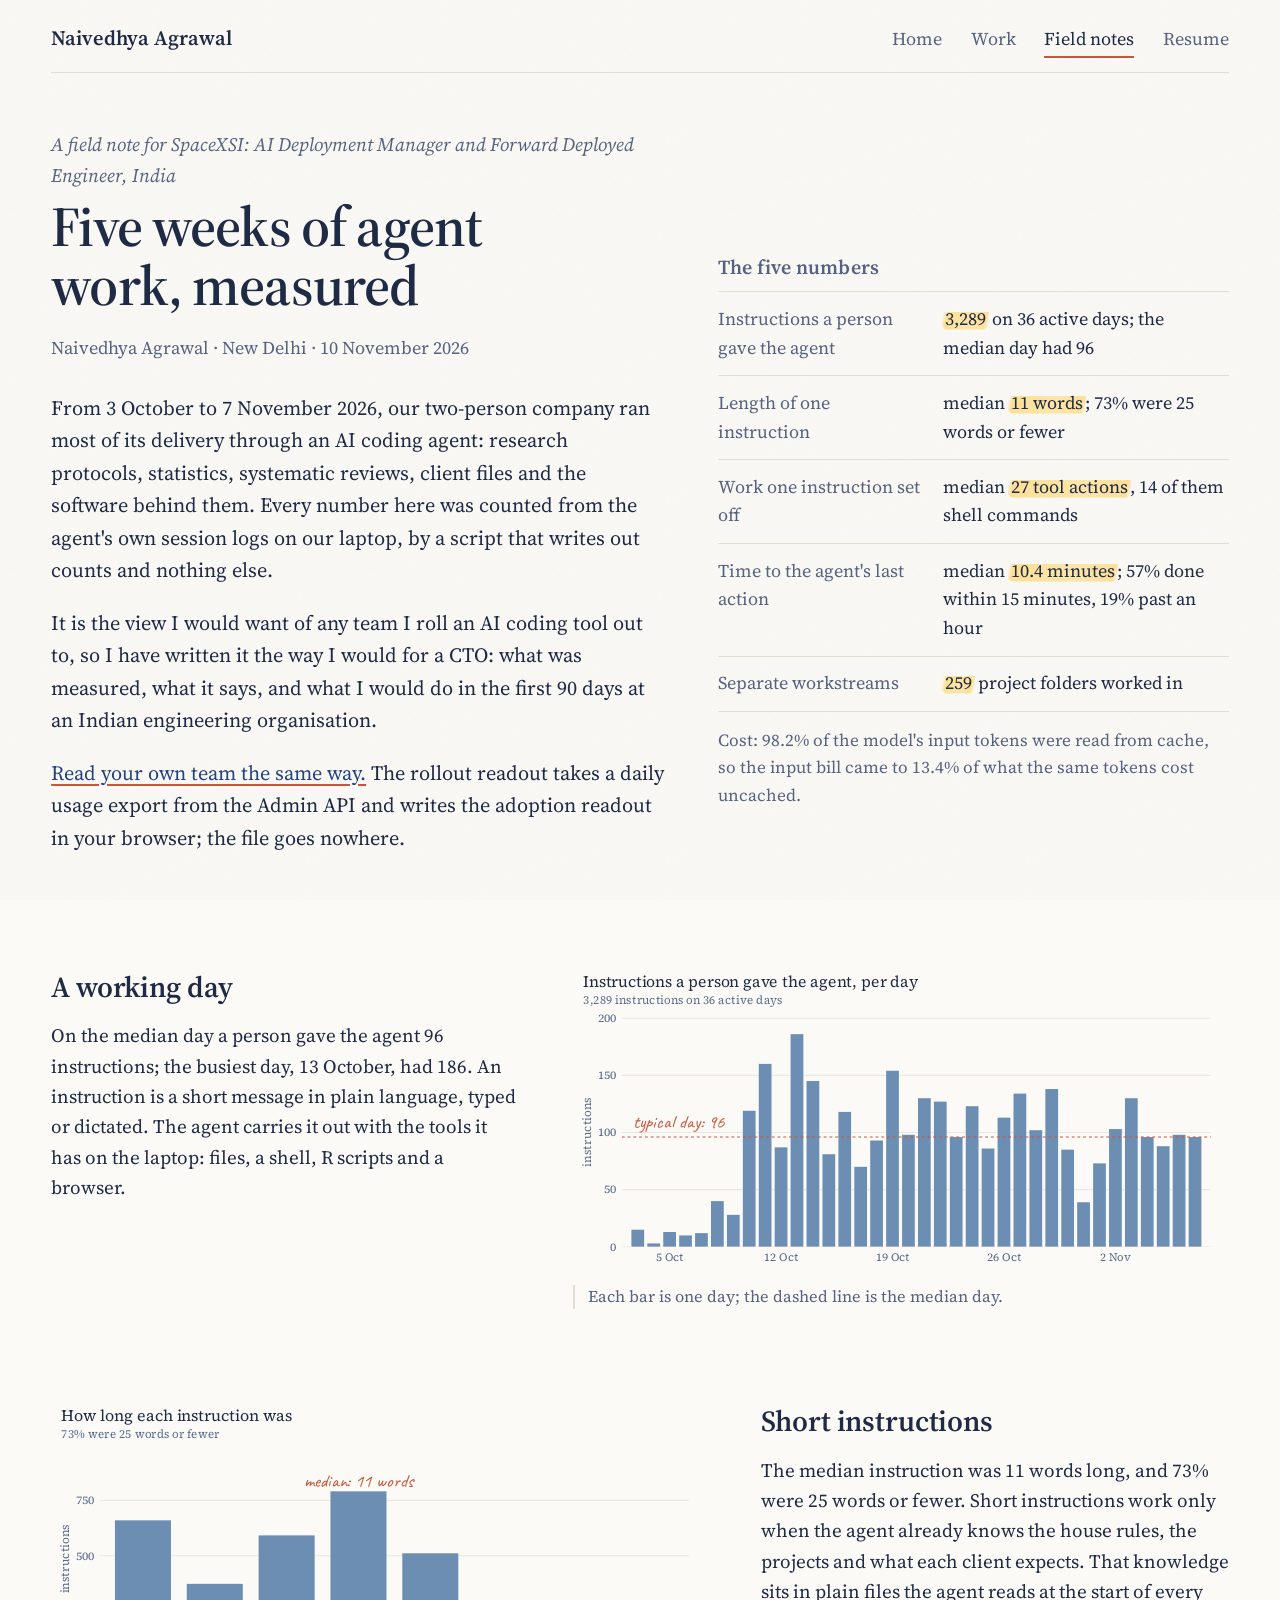
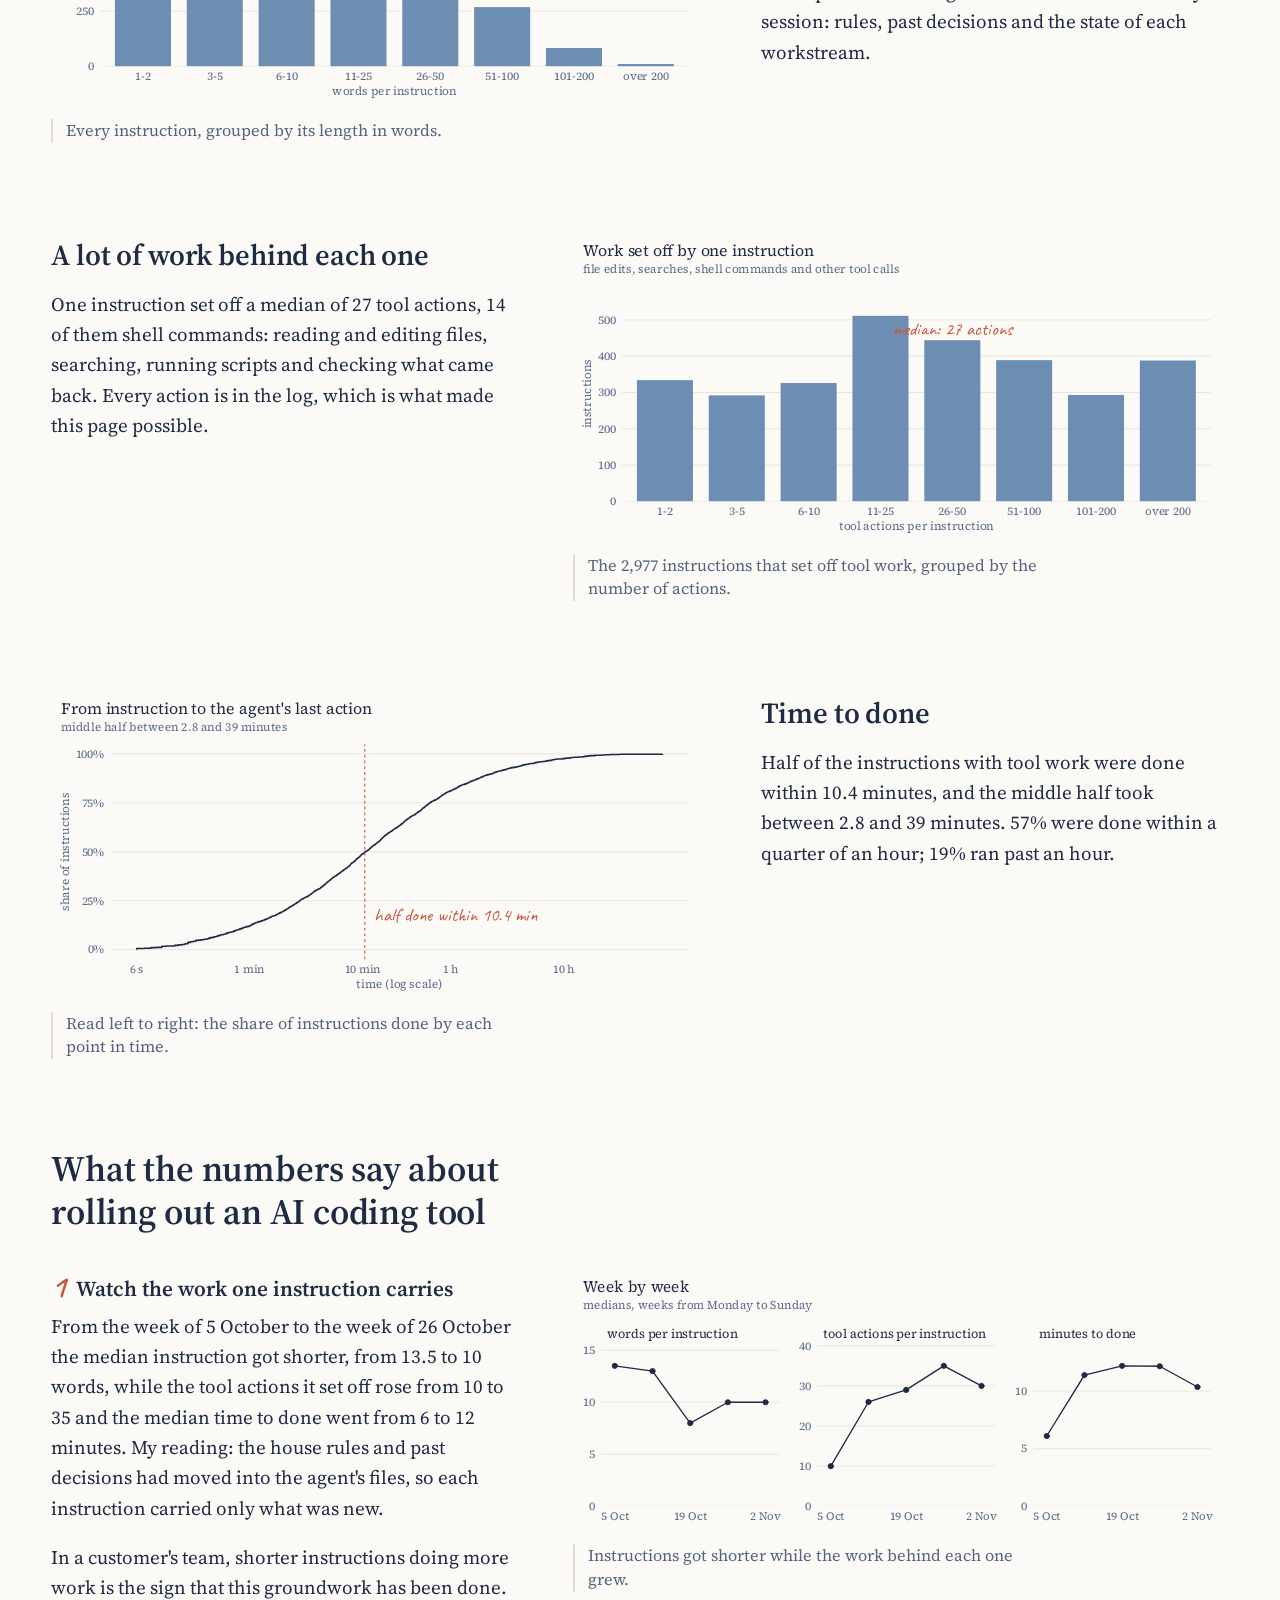
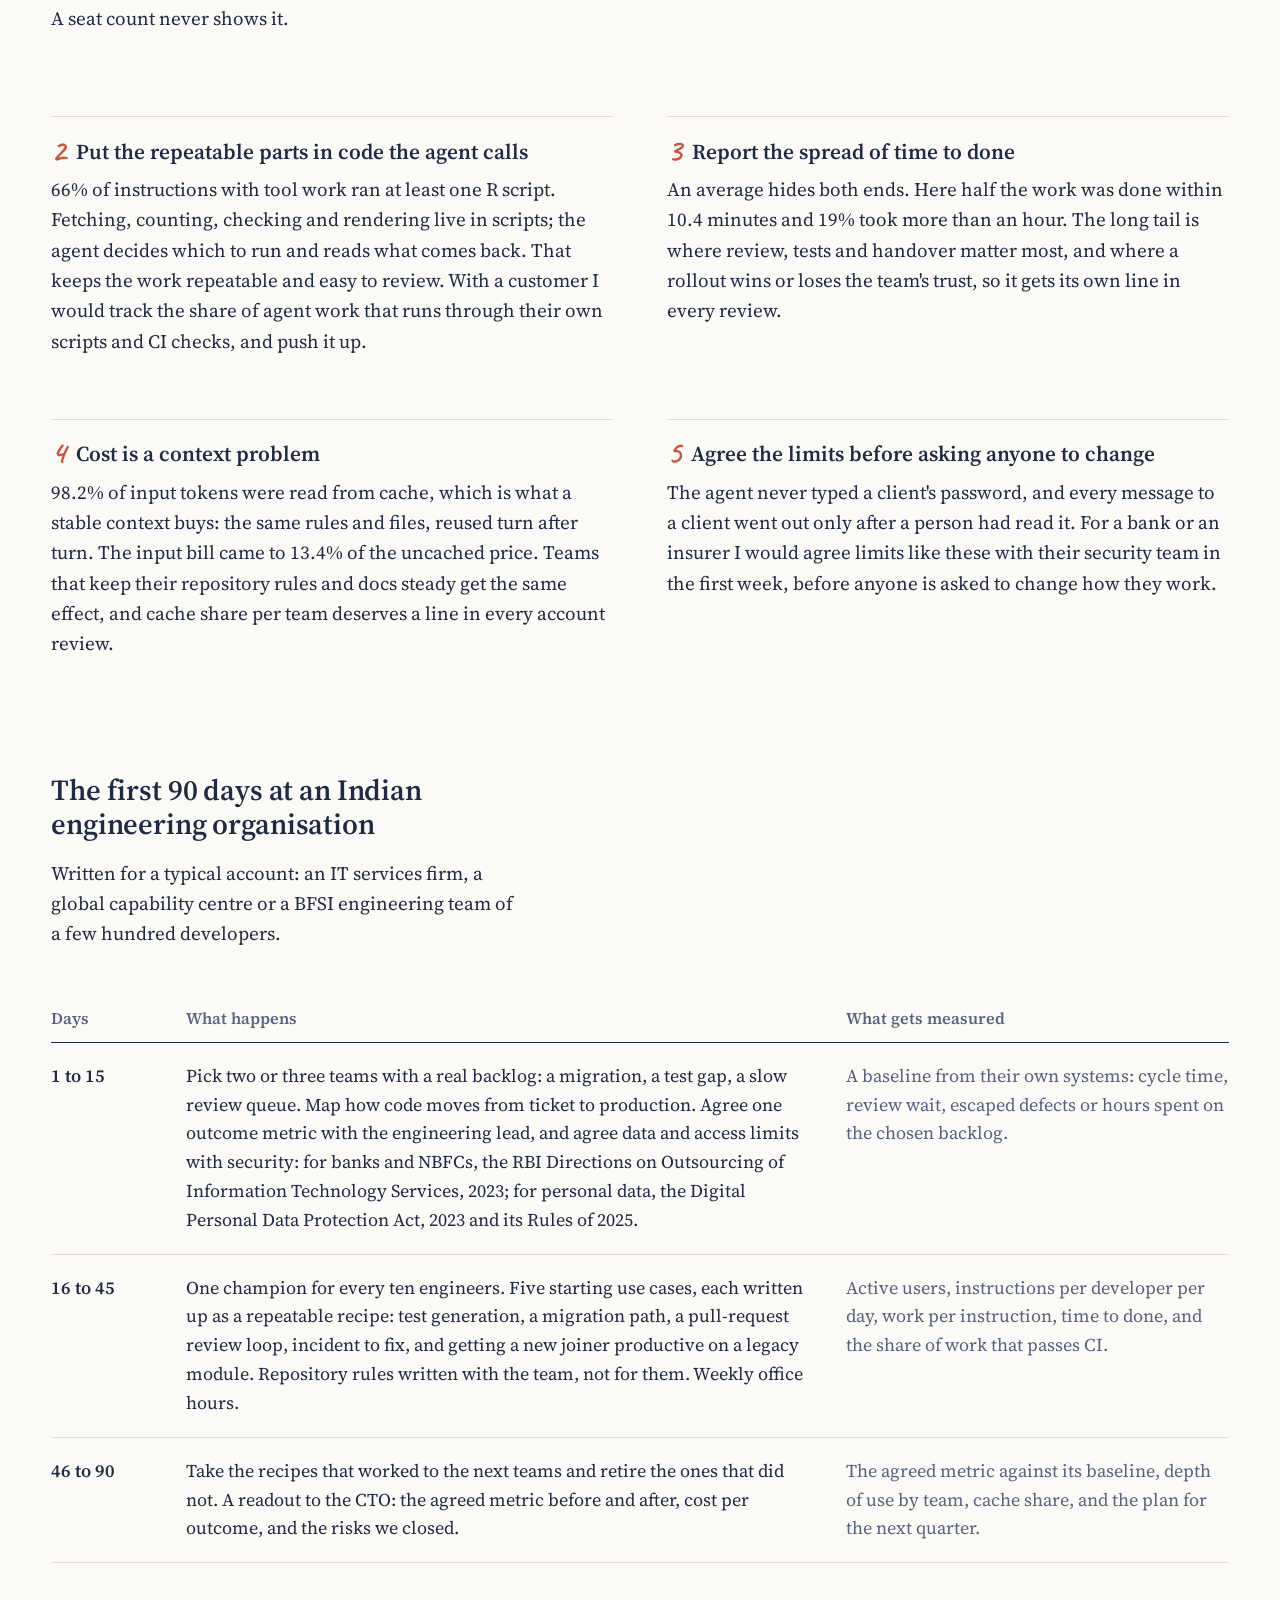
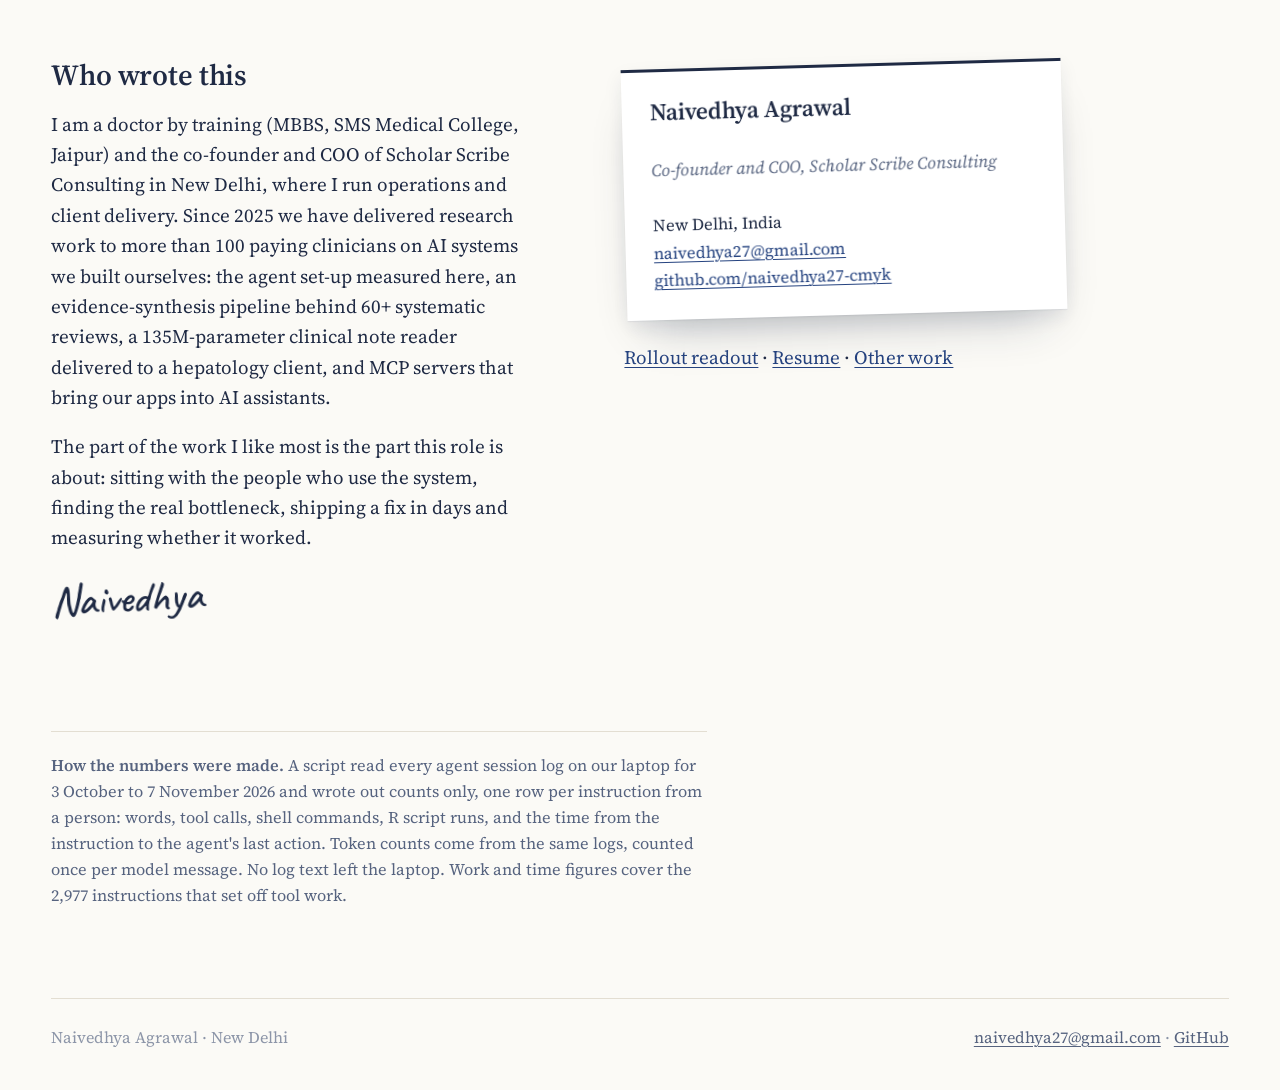
<file: for/spacexsi/index.html>
<!doctype html>
<html lang="en">
<head>
<meta charset="utf-8">
<meta name="viewport" content="width=device-width, initial-scale=1">
<title>Five weeks of agent work, measured | Naivedhya Agrawal</title>
<meta name="description" content="Five weeks of AI coding-agent work inside a two-person company, counted from its own session logs, and a 90-day plan for rolling out an AI coding tool at an Indian engineering organisation. Written for SpaceXSI's India roles.">
<meta property="og:type" content="article">
<meta property="og:site_name" content="Naivedhya Agrawal">
<meta property="og:title" content="Five weeks of agent work, measured | Naivedhya Agrawal">
<meta property="og:description" content="Five weeks of AI coding-agent work inside a two-person company, counted from its own session logs, and a 90-day plan for rolling out an AI coding tool at an Indian engineering organisation. Written for SpaceXSI's India roles.">
<meta property="og:url" content="https://naivedhya27-cmyk.github.io/for/spacexsi/">
<link rel="canonical" href="https://naivedhya27-cmyk.github.io/for/spacexsi/">
<meta property="og:image" content="https://naivedhya27-cmyk.github.io/assets/og/spacexsi.png">
<meta property="og:image:width" content="1200">
<meta property="og:image:height" content="630">
<meta property="og:image:alt" content="Five weeks of agent work, measured | Naivedhya Agrawal">
<meta name="twitter:card" content="summary_large_image">
<meta name="twitter:image" content="https://naivedhya27-cmyk.github.io/assets/og/spacexsi.png">
<meta name="twitter:title" content="Five weeks of agent work, measured | Naivedhya Agrawal">
<meta name="twitter:description" content="Five weeks of AI coding-agent work inside a two-person company, counted from its own session logs, and a 90-day plan for rolling out an AI coding tool at an Indian engineering organisation. Written for SpaceXSI's India roles.">
<meta name="author" content="Naivedhya Agrawal">
<meta name="robots" content="noindex, nofollow">
<link rel="preconnect" href="https://fonts.googleapis.com">
<link rel="preconnect" href="https://fonts.gstatic.com" crossorigin>
<link href="https://fonts.googleapis.com/css2?family=Caveat:wght@400;500;600&family=Source+Serif+4:ital,opsz,wght@0,8..60,400;0,8..60,600;1,8..60,400&display=swap" rel="stylesheet">
<link rel="stylesheet" href="../../assets/site.css">
<link rel="icon" href="../../assets/favicon.svg" type="image/svg+xml">
<script src="../../assets/site.js" defer></script>
</head>
<body>
<header class="masthead wrap">
  <a class="name" href="../../">Naivedhya Agrawal</a>
  <nav aria-label="Main">
    <a href="../../">Home</a>
    <a href="../../work/">Work</a>
    <a href="../../for/" aria-current="page">Field notes</a>
    <a href="../../resume/">Resume</a>
  </nav>
</header>
<main class="wrap">

  <section class="spread opener">
    <div>
      <p class="kicker">A field note for SpaceXSI: AI Deployment Manager and Forward Deployed Engineer, India</p>
      <h1>Five weeks of agent work, measured</h1>
      <p class="byline">Naivedhya Agrawal · New Delhi · 10 November 2026</p>
      <div class="lede">
        <p>From 3 October to 7 November 2026, our two-person company ran most of its delivery through an AI coding agent: research protocols, statistics, systematic reviews, client files and the software behind them. Every number here was counted from the agent's own session logs on our laptop, by a script that writes out counts and nothing else.</p>
        <p>It is the view I would want of any team I roll an AI coding tool out to, so I have written it the way I would for a CTO: what was measured, what it says, and what I would do in the first 90 days at an Indian engineering organisation.</p>
        <p class="try"><a href="../../for/spacexsi/readout/">Read your own team the same way.</a> The rollout readout takes a daily usage export from the Admin API and writes the adoption readout in your browser; the file goes nowhere.</p>
      </div>
    </div>
    <div class="side">
      <h2 class="h-quiet">The five numbers</h2>
      <table class="facts">
        <tbody>
          <tr><th scope="row">Instructions a person gave the agent</th><td><mark>3,289</mark> on 36 active days; the median day had 96</td></tr>
          <tr><th scope="row">Length of one instruction</th><td>median <mark>11 words</mark>; 73% were 25 words or fewer</td></tr>
          <tr><th scope="row">Work one instruction set off</th><td>median <mark>27 tool actions</mark>, 14 of them shell commands</td></tr>
          <tr><th scope="row">Time to the agent's last action</th><td>median <mark>10.4 minutes</mark>; 57% done within 15 minutes, 19% past an hour</td></tr>
          <tr><th scope="row">Separate workstreams</th><td><mark>259</mark> project folders worked in</td></tr>
        </tbody>
      </table>
      <p class="small">Cost: 98.2% of the model's input tokens were read from cache, so the input bill came to 13.4% of what the same tokens cost uncached.</p>
      <p class="note">all from our own logs, nothing estimated</p>
    </div>
  </section>

  <section class="spread">
    <div class="txt">
      <h2>A working day</h2>
      <p>On the median day a person gave the agent 96 instructions; the busiest day, 13 October, had 186. An instruction is a short message in plain language, typed or dictated. The agent carries it out with the tools it has on the laptop: files, a shell, R scripts and a browser.</p>
    </div>
    <figure class="chart"><div class="fig-d"><svg role="img" aria-label="Bar chart: instructions a person gave the agent on each day" focusable="false" xmlns='http://www.w3.org/2000/svg' xmlns:xlink='http://www.w3.org/1999/xlink' viewBox='0 0 518.40 244.80'>
<g class='svglite'>
<defs>
  <style type='text/css'><![CDATA[
    .svglite line, .svglite polyline, .svglite polygon, .svglite path, .svglite rect, .svglite circle {
      fill: none;
      stroke: #000000;
      stroke-linecap: round;
      stroke-linejoin: round;
      stroke-miterlimit: 10.00;
    }
    .svglite text {
      white-space: pre;
    }
    .svglite g.glyphgroup path {
      fill: inherit;
      stroke: none;
    }
  ]]></style>
</defs>
<rect width='100%' height='100%' style='stroke: none; fill: none;'/>
<defs>
  <clipPath id='c1d-cpMC4wMHw1MTguNDB8MC4wMHwyNDQuODA='>
    <rect x='0.00' y='0.00' width='518.40' height='244.80' />
  </clipPath>
</defs>
<g clip-path='url(#c1d-cpMC4wMHw1MTguNDB8MC4wMHwyNDQuODA=)'>
<rect x='0.00' y='0.00' width='518.40' height='244.80' style='stroke-width: 1.07; stroke: none;' />
</g>
<defs>
  <clipPath id='c1d-cpMzguNjJ8NTA0LjQ1fDQyLjAyfDIyMy42OA=='>
    <rect x='38.62' y='42.02' width='465.83' height='181.66' />
  </clipPath>
</defs>
<g clip-path='url(#c1d-cpMzguNjJ8NTA0LjQ1fDQyLjAyfDIyMy42OA==)'>
<rect x='38.62' y='42.02' width='465.83' height='181.66' style='stroke-width: 1.07; stroke: none;' />
<polyline points='38.62,223.68 504.45,223.68 ' style='stroke-width: 0.64; stroke: #E6E2D8; stroke-linecap: butt;' />
<polyline points='38.62,178.46 504.45,178.46 ' style='stroke-width: 0.64; stroke: #E6E2D8; stroke-linecap: butt;' />
<polyline points='38.62,133.25 504.45,133.25 ' style='stroke-width: 0.64; stroke: #E6E2D8; stroke-linecap: butt;' />
<polyline points='38.62,88.03 504.45,88.03 ' style='stroke-width: 0.64; stroke: #E6E2D8; stroke-linecap: butt;' />
<polyline points='38.62,42.82 504.45,42.82 ' style='stroke-width: 0.64; stroke: #E6E2D8; stroke-linecap: butt;' />
<rect x='46.18' y='210.11' width='10.07' height='13.56' style='stroke-width: 1.07; stroke: none; stroke-linecap: butt; stroke-linejoin: miter; fill: #6C8EB2;' />
<rect x='58.77' y='220.96' width='10.07' height='2.71' style='stroke-width: 1.07; stroke: none; stroke-linecap: butt; stroke-linejoin: miter; fill: #6C8EB2;' />
<rect x='71.36' y='211.92' width='10.07' height='11.76' style='stroke-width: 1.07; stroke: none; stroke-linecap: butt; stroke-linejoin: miter; fill: #6C8EB2;' />
<rect x='83.95' y='214.63' width='10.07' height='9.04' style='stroke-width: 1.07; stroke: none; stroke-linecap: butt; stroke-linejoin: miter; fill: #6C8EB2;' />
<rect x='96.54' y='212.82' width='10.07' height='10.85' style='stroke-width: 1.07; stroke: none; stroke-linecap: butt; stroke-linejoin: miter; fill: #6C8EB2;' />
<rect x='109.13' y='187.50' width='10.07' height='36.17' style='stroke-width: 1.07; stroke: none; stroke-linecap: butt; stroke-linejoin: miter; fill: #6C8EB2;' />
<rect x='121.72' y='198.36' width='10.07' height='25.32' style='stroke-width: 1.07; stroke: none; stroke-linecap: butt; stroke-linejoin: miter; fill: #6C8EB2;' />
<rect x='134.31' y='116.06' width='10.07' height='107.61' style='stroke-width: 1.07; stroke: none; stroke-linecap: butt; stroke-linejoin: miter; fill: #6C8EB2;' />
<rect x='146.90' y='78.99' width='10.07' height='144.69' style='stroke-width: 1.07; stroke: none; stroke-linecap: butt; stroke-linejoin: miter; fill: #6C8EB2;' />
<rect x='159.49' y='145.00' width='10.07' height='78.67' style='stroke-width: 1.07; stroke: none; stroke-linecap: butt; stroke-linejoin: miter; fill: #6C8EB2;' />
<rect x='172.08' y='55.48' width='10.07' height='168.20' style='stroke-width: 1.07; stroke: none; stroke-linecap: butt; stroke-linejoin: miter; fill: #6C8EB2;' />
<rect x='184.67' y='92.55' width='10.07' height='131.12' style='stroke-width: 1.07; stroke: none; stroke-linecap: butt; stroke-linejoin: miter; fill: #6C8EB2;' />
<rect x='197.26' y='150.43' width='10.07' height='73.25' style='stroke-width: 1.07; stroke: none; stroke-linecap: butt; stroke-linejoin: miter; fill: #6C8EB2;' />
<rect x='209.85' y='116.97' width='10.07' height='106.71' style='stroke-width: 1.07; stroke: none; stroke-linecap: butt; stroke-linejoin: miter; fill: #6C8EB2;' />
<rect x='222.44' y='160.37' width='10.07' height='63.30' style='stroke-width: 1.07; stroke: none; stroke-linecap: butt; stroke-linejoin: miter; fill: #6C8EB2;' />
<rect x='235.03' y='139.58' width='10.07' height='84.10' style='stroke-width: 1.07; stroke: none; stroke-linecap: butt; stroke-linejoin: miter; fill: #6C8EB2;' />
<rect x='247.62' y='84.41' width='10.07' height='139.26' style='stroke-width: 1.07; stroke: none; stroke-linecap: butt; stroke-linejoin: miter; fill: #6C8EB2;' />
<rect x='260.21' y='135.05' width='10.07' height='88.62' style='stroke-width: 1.07; stroke: none; stroke-linecap: butt; stroke-linejoin: miter; fill: #6C8EB2;' />
<rect x='272.80' y='106.12' width='10.07' height='117.56' style='stroke-width: 1.07; stroke: none; stroke-linecap: butt; stroke-linejoin: miter; fill: #6C8EB2;' />
<rect x='285.39' y='108.83' width='10.07' height='114.85' style='stroke-width: 1.07; stroke: none; stroke-linecap: butt; stroke-linejoin: miter; fill: #6C8EB2;' />
<rect x='297.98' y='136.86' width='10.07' height='86.81' style='stroke-width: 1.07; stroke: none; stroke-linecap: butt; stroke-linejoin: miter; fill: #6C8EB2;' />
<rect x='310.57' y='112.45' width='10.07' height='111.23' style='stroke-width: 1.07; stroke: none; stroke-linecap: butt; stroke-linejoin: miter; fill: #6C8EB2;' />
<rect x='323.16' y='145.91' width='10.07' height='77.77' style='stroke-width: 1.07; stroke: none; stroke-linecap: butt; stroke-linejoin: miter; fill: #6C8EB2;' />
<rect x='335.75' y='121.49' width='10.07' height='102.19' style='stroke-width: 1.07; stroke: none; stroke-linecap: butt; stroke-linejoin: miter; fill: #6C8EB2;' />
<rect x='348.34' y='102.50' width='10.07' height='121.18' style='stroke-width: 1.07; stroke: none; stroke-linecap: butt; stroke-linejoin: miter; fill: #6C8EB2;' />
<rect x='360.93' y='131.44' width='10.07' height='92.24' style='stroke-width: 1.07; stroke: none; stroke-linecap: butt; stroke-linejoin: miter; fill: #6C8EB2;' />
<rect x='373.52' y='98.88' width='10.07' height='124.79' style='stroke-width: 1.07; stroke: none; stroke-linecap: butt; stroke-linejoin: miter; fill: #6C8EB2;' />
<rect x='386.11' y='146.81' width='10.07' height='76.87' style='stroke-width: 1.07; stroke: none; stroke-linecap: butt; stroke-linejoin: miter; fill: #6C8EB2;' />
<rect x='398.70' y='188.41' width='10.07' height='35.27' style='stroke-width: 1.07; stroke: none; stroke-linecap: butt; stroke-linejoin: miter; fill: #6C8EB2;' />
<rect x='411.29' y='157.66' width='10.07' height='66.01' style='stroke-width: 1.07; stroke: none; stroke-linecap: butt; stroke-linejoin: miter; fill: #6C8EB2;' />
<rect x='423.88' y='130.53' width='10.07' height='93.14' style='stroke-width: 1.07; stroke: none; stroke-linecap: butt; stroke-linejoin: miter; fill: #6C8EB2;' />
<rect x='436.47' y='106.12' width='10.07' height='117.56' style='stroke-width: 1.07; stroke: none; stroke-linecap: butt; stroke-linejoin: miter; fill: #6C8EB2;' />
<rect x='449.06' y='136.86' width='10.07' height='86.81' style='stroke-width: 1.07; stroke: none; stroke-linecap: butt; stroke-linejoin: miter; fill: #6C8EB2;' />
<rect x='461.65' y='144.10' width='10.07' height='79.58' style='stroke-width: 1.07; stroke: none; stroke-linecap: butt; stroke-linejoin: miter; fill: #6C8EB2;' />
<rect x='474.24' y='135.05' width='10.07' height='88.62' style='stroke-width: 1.07; stroke: none; stroke-linecap: butt; stroke-linejoin: miter; fill: #6C8EB2;' />
<rect x='486.83' y='136.86' width='10.07' height='86.81' style='stroke-width: 1.07; stroke: none; stroke-linecap: butt; stroke-linejoin: miter; fill: #6C8EB2;' />
<line x1='38.62' y1='136.86' x2='504.45' y2='136.86' style='stroke-width: 0.85; stroke: #C8553D; stroke-dasharray: 2.28,2.28; stroke-linecap: butt;' />
<text x='47.43' y='130.04' style='font-size: 14.80px;fill: #C8553D; font-family: "Caveat";' textLength='72.28px' lengthAdjust='spacingAndGlyphs'>typical day: 96</text>
</g>
<g clip-path='url(#c1d-cpMC4wMHw1MTguNDB8MC4wMHwyNDQuODA=)'>
<text x='33.69' y='226.69' text-anchor='end' style='font-size: 9.00px;fill: #5B6B8C; font-family: "Source Serif 4";' textLength='4.77px' lengthAdjust='spacingAndGlyphs'>0</text>
<text x='33.69' y='181.48' text-anchor='end' style='font-size: 9.00px;fill: #5B6B8C; font-family: "Source Serif 4";' textLength='9.53px' lengthAdjust='spacingAndGlyphs'>50</text>
<text x='33.69' y='136.26' text-anchor='end' style='font-size: 9.00px;fill: #5B6B8C; font-family: "Source Serif 4";' textLength='14.30px' lengthAdjust='spacingAndGlyphs'>100</text>
<text x='33.69' y='91.05' text-anchor='end' style='font-size: 9.00px;fill: #5B6B8C; font-family: "Source Serif 4";' textLength='14.30px' lengthAdjust='spacingAndGlyphs'>150</text>
<text x='33.69' y='45.83' text-anchor='end' style='font-size: 9.00px;fill: #5B6B8C; font-family: "Source Serif 4";' textLength='14.30px' lengthAdjust='spacingAndGlyphs'>200</text>
<text x='76.39' y='234.64' text-anchor='middle' style='font-size: 9.00px;fill: #5B6B8C; font-family: "Source Serif 4";' textLength='21.47px' lengthAdjust='spacingAndGlyphs'>5 Oct</text>
<text x='164.52' y='234.64' text-anchor='middle' style='font-size: 9.00px;fill: #5B6B8C; font-family: "Source Serif 4";' textLength='26.23px' lengthAdjust='spacingAndGlyphs'>12 Oct</text>
<text x='252.65' y='234.64' text-anchor='middle' style='font-size: 9.00px;fill: #5B6B8C; font-family: "Source Serif 4";' textLength='26.23px' lengthAdjust='spacingAndGlyphs'>19 Oct</text>
<text x='340.78' y='234.64' text-anchor='middle' style='font-size: 9.00px;fill: #5B6B8C; font-family: "Source Serif 4";' textLength='26.23px' lengthAdjust='spacingAndGlyphs'>26 Oct</text>
<text x='428.91' y='234.64' text-anchor='middle' style='font-size: 9.00px;fill: #5B6B8C; font-family: "Source Serif 4";' textLength='24.16px' lengthAdjust='spacingAndGlyphs'>2 Nov</text>
<text transform='translate(14.34,132.85) rotate(-90)' text-anchor='middle' style='font-size: 9.50px;fill: #5B6B8C; font-family: "Source Serif 4";' textLength='54.77px' lengthAdjust='spacingAndGlyphs'>instructions</text>
<text x='7.97' y='31.74' style='font-size: 9.50px;fill: #5B6B8C; font-family: "Source Serif 4";' textLength='158.05px' lengthAdjust='spacingAndGlyphs'>3,289 instructions on 36 active days</text>
<text x='7.97' y='18.34' style='font-size: 12.50px;fill: #1F2A44; font-family: "Source Serif 4";' textLength='265.27px' lengthAdjust='spacingAndGlyphs'>Instructions a person gave the agent, per day</text>
</g>
</g>
</svg></div><div class="fig-m"><svg role="img" aria-label="Bar chart: instructions a person gave the agent on each day" focusable="false" xmlns='http://www.w3.org/2000/svg' xmlns:xlink='http://www.w3.org/1999/xlink' viewBox='0 0 302.40 237.60'>
<g class='svglite'>
<defs>
  <style type='text/css'><![CDATA[
    .svglite line, .svglite polyline, .svglite polygon, .svglite path, .svglite rect, .svglite circle {
      fill: none;
      stroke: #000000;
      stroke-linecap: round;
      stroke-linejoin: round;
      stroke-miterlimit: 10.00;
    }
    .svglite text {
      white-space: pre;
    }
    .svglite g.glyphgroup path {
      fill: inherit;
      stroke: none;
    }
  ]]></style>
</defs>
<rect width='100%' height='100%' style='stroke: none; fill: none;'/>
<defs>
  <clipPath id='c1m-cpMC4wMHwzMDIuNDB8MC4wMHwyMzcuNjA='>
    <rect x='0.00' y='0.00' width='302.40' height='237.60' />
  </clipPath>
</defs>
<g clip-path='url(#c1m-cpMC4wMHwzMDIuNDB8MC4wMHwyMzcuNjA=)'>
<rect x='-0.000000000000032' y='0.00' width='302.40' height='237.60' style='stroke-width: 1.07; stroke: none;' />
<rect x='38.62' y='42.02' width='239.87' height='174.46' style='stroke-width: 1.07; stroke: none;' />
<polyline points='38.62,216.48 278.49,216.48 ' style='stroke-width: 0.64; stroke: #E6E2D8; stroke-linecap: butt;' />
<polyline points='38.62,173.05 278.49,173.05 ' style='stroke-width: 0.64; stroke: #E6E2D8; stroke-linecap: butt;' />
<polyline points='38.62,129.63 278.49,129.63 ' style='stroke-width: 0.64; stroke: #E6E2D8; stroke-linecap: butt;' />
<polyline points='38.62,86.21 278.49,86.21 ' style='stroke-width: 0.64; stroke: #E6E2D8; stroke-linecap: butt;' />
<polyline points='38.62,42.78 278.49,42.78 ' style='stroke-width: 0.64; stroke: #E6E2D8; stroke-linecap: butt;' />
<rect x='42.45' y='203.45' width='5.10' height='13.03' style='stroke-width: 1.07; stroke: none; stroke-linecap: butt; stroke-linejoin: miter; fill: #6C8EB2;' />
<rect x='48.83' y='213.87' width='5.10' height='2.61' style='stroke-width: 1.07; stroke: none; stroke-linecap: butt; stroke-linejoin: miter; fill: #6C8EB2;' />
<rect x='55.21' y='205.19' width='5.10' height='11.29' style='stroke-width: 1.07; stroke: none; stroke-linecap: butt; stroke-linejoin: miter; fill: #6C8EB2;' />
<rect x='61.59' y='207.79' width='5.10' height='8.68' style='stroke-width: 1.07; stroke: none; stroke-linecap: butt; stroke-linejoin: miter; fill: #6C8EB2;' />
<rect x='67.97' y='206.05' width='5.10' height='10.42' style='stroke-width: 1.07; stroke: none; stroke-linecap: butt; stroke-linejoin: miter; fill: #6C8EB2;' />
<rect x='74.35' y='181.74' width='5.10' height='34.74' style='stroke-width: 1.07; stroke: none; stroke-linecap: butt; stroke-linejoin: miter; fill: #6C8EB2;' />
<rect x='80.73' y='192.16' width='5.10' height='24.32' style='stroke-width: 1.07; stroke: none; stroke-linecap: butt; stroke-linejoin: miter; fill: #6C8EB2;' />
<rect x='87.11' y='113.13' width='5.10' height='103.35' style='stroke-width: 1.07; stroke: none; stroke-linecap: butt; stroke-linejoin: miter; fill: #6C8EB2;' />
<rect x='93.48' y='77.52' width='5.10' height='138.95' style='stroke-width: 1.07; stroke: none; stroke-linecap: butt; stroke-linejoin: miter; fill: #6C8EB2;' />
<rect x='99.86' y='140.92' width='5.10' height='75.56' style='stroke-width: 1.07; stroke: none; stroke-linecap: butt; stroke-linejoin: miter; fill: #6C8EB2;' />
<rect x='106.24' y='54.94' width='5.10' height='161.53' style='stroke-width: 1.07; stroke: none; stroke-linecap: butt; stroke-linejoin: miter; fill: #6C8EB2;' />
<rect x='112.62' y='90.55' width='5.10' height='125.93' style='stroke-width: 1.07; stroke: none; stroke-linecap: butt; stroke-linejoin: miter; fill: #6C8EB2;' />
<rect x='119.00' y='146.13' width='5.10' height='70.35' style='stroke-width: 1.07; stroke: none; stroke-linecap: butt; stroke-linejoin: miter; fill: #6C8EB2;' />
<rect x='125.38' y='114.00' width='5.10' height='102.48' style='stroke-width: 1.07; stroke: none; stroke-linecap: butt; stroke-linejoin: miter; fill: #6C8EB2;' />
<rect x='131.76' y='155.68' width='5.10' height='60.79' style='stroke-width: 1.07; stroke: none; stroke-linecap: butt; stroke-linejoin: miter; fill: #6C8EB2;' />
<rect x='138.14' y='135.71' width='5.10' height='80.77' style='stroke-width: 1.07; stroke: none; stroke-linecap: butt; stroke-linejoin: miter; fill: #6C8EB2;' />
<rect x='144.52' y='82.73' width='5.10' height='133.74' style='stroke-width: 1.07; stroke: none; stroke-linecap: butt; stroke-linejoin: miter; fill: #6C8EB2;' />
<rect x='150.90' y='131.37' width='5.10' height='85.11' style='stroke-width: 1.07; stroke: none; stroke-linecap: butt; stroke-linejoin: miter; fill: #6C8EB2;' />
<rect x='157.28' y='103.58' width='5.10' height='112.90' style='stroke-width: 1.07; stroke: none; stroke-linecap: butt; stroke-linejoin: miter; fill: #6C8EB2;' />
<rect x='163.66' y='106.18' width='5.10' height='110.29' style='stroke-width: 1.07; stroke: none; stroke-linecap: butt; stroke-linejoin: miter; fill: #6C8EB2;' />
<rect x='170.04' y='133.10' width='5.10' height='83.37' style='stroke-width: 1.07; stroke: none; stroke-linecap: butt; stroke-linejoin: miter; fill: #6C8EB2;' />
<rect x='176.42' y='109.66' width='5.10' height='106.82' style='stroke-width: 1.07; stroke: none; stroke-linecap: butt; stroke-linejoin: miter; fill: #6C8EB2;' />
<rect x='182.80' y='141.79' width='5.10' height='74.69' style='stroke-width: 1.07; stroke: none; stroke-linecap: butt; stroke-linejoin: miter; fill: #6C8EB2;' />
<rect x='189.18' y='118.34' width='5.10' height='98.14' style='stroke-width: 1.07; stroke: none; stroke-linecap: butt; stroke-linejoin: miter; fill: #6C8EB2;' />
<rect x='195.56' y='100.10' width='5.10' height='116.37' style='stroke-width: 1.07; stroke: none; stroke-linecap: butt; stroke-linejoin: miter; fill: #6C8EB2;' />
<rect x='201.94' y='127.89' width='5.10' height='88.58' style='stroke-width: 1.07; stroke: none; stroke-linecap: butt; stroke-linejoin: miter; fill: #6C8EB2;' />
<rect x='208.32' y='96.63' width='5.10' height='119.85' style='stroke-width: 1.07; stroke: none; stroke-linecap: butt; stroke-linejoin: miter; fill: #6C8EB2;' />
<rect x='214.69' y='142.66' width='5.10' height='73.82' style='stroke-width: 1.07; stroke: none; stroke-linecap: butt; stroke-linejoin: miter; fill: #6C8EB2;' />
<rect x='221.07' y='182.61' width='5.10' height='33.87' style='stroke-width: 1.07; stroke: none; stroke-linecap: butt; stroke-linejoin: miter; fill: #6C8EB2;' />
<rect x='227.45' y='153.08' width='5.10' height='63.40' style='stroke-width: 1.07; stroke: none; stroke-linecap: butt; stroke-linejoin: miter; fill: #6C8EB2;' />
<rect x='233.83' y='127.02' width='5.10' height='89.45' style='stroke-width: 1.07; stroke: none; stroke-linecap: butt; stroke-linejoin: miter; fill: #6C8EB2;' />
<rect x='240.21' y='103.58' width='5.10' height='112.90' style='stroke-width: 1.07; stroke: none; stroke-linecap: butt; stroke-linejoin: miter; fill: #6C8EB2;' />
<rect x='246.59' y='133.10' width='5.10' height='83.37' style='stroke-width: 1.07; stroke: none; stroke-linecap: butt; stroke-linejoin: miter; fill: #6C8EB2;' />
<rect x='252.97' y='140.05' width='5.10' height='76.42' style='stroke-width: 1.07; stroke: none; stroke-linecap: butt; stroke-linejoin: miter; fill: #6C8EB2;' />
<rect x='259.35' y='131.37' width='5.10' height='85.11' style='stroke-width: 1.07; stroke: none; stroke-linecap: butt; stroke-linejoin: miter; fill: #6C8EB2;' />
<rect x='265.73' y='133.10' width='5.10' height='83.37' style='stroke-width: 1.07; stroke: none; stroke-linecap: butt; stroke-linejoin: miter; fill: #6C8EB2;' />
<line x1='38.62' y1='133.10' x2='278.49' y2='133.10' style='stroke-width: 0.85; stroke: #C8553D; stroke-dasharray: 2.28,2.28; stroke-linecap: butt;' />
<text x='274.66' y='138.05' style='font-size: 14.80px;fill: #C8553D; font-family: "Caveat";' textLength='13.31px' lengthAdjust='spacingAndGlyphs'>96</text>
<text x='33.69' y='219.49' text-anchor='end' style='font-size: 9.00px;fill: #5B6B8C; font-family: "Source Serif 4";' textLength='4.77px' lengthAdjust='spacingAndGlyphs'>0</text>
<text x='33.69' y='176.07' text-anchor='end' style='font-size: 9.00px;fill: #5B6B8C; font-family: "Source Serif 4";' textLength='9.53px' lengthAdjust='spacingAndGlyphs'>50</text>
<text x='33.69' y='132.65' text-anchor='end' style='font-size: 9.00px;fill: #5B6B8C; font-family: "Source Serif 4";' textLength='14.30px' lengthAdjust='spacingAndGlyphs'>100</text>
<text x='33.69' y='89.22' text-anchor='end' style='font-size: 9.00px;fill: #5B6B8C; font-family: "Source Serif 4";' textLength='14.30px' lengthAdjust='spacingAndGlyphs'>150</text>
<text x='33.69' y='45.80' text-anchor='end' style='font-size: 9.00px;fill: #5B6B8C; font-family: "Source Serif 4";' textLength='14.30px' lengthAdjust='spacingAndGlyphs'>200</text>
<text x='57.76' y='227.44' text-anchor='middle' style='font-size: 9.00px;fill: #5B6B8C; font-family: "Source Serif 4";' textLength='21.47px' lengthAdjust='spacingAndGlyphs'>5 Oct</text>
<text x='102.42' y='227.44' text-anchor='middle' style='font-size: 9.00px;fill: #5B6B8C; font-family: "Source Serif 4";' textLength='26.23px' lengthAdjust='spacingAndGlyphs'>12 Oct</text>
<text x='147.07' y='227.44' text-anchor='middle' style='font-size: 9.00px;fill: #5B6B8C; font-family: "Source Serif 4";' textLength='26.23px' lengthAdjust='spacingAndGlyphs'>19 Oct</text>
<text x='191.73' y='227.44' text-anchor='middle' style='font-size: 9.00px;fill: #5B6B8C; font-family: "Source Serif 4";' textLength='26.23px' lengthAdjust='spacingAndGlyphs'>26 Oct</text>
<text x='236.39' y='227.44' text-anchor='middle' style='font-size: 9.00px;fill: #5B6B8C; font-family: "Source Serif 4";' textLength='24.16px' lengthAdjust='spacingAndGlyphs'>2 Nov</text>
<text transform='translate(14.34,129.25) rotate(-90)' text-anchor='middle' style='font-size: 9.50px;fill: #5B6B8C; font-family: "Source Serif 4";' textLength='54.77px' lengthAdjust='spacingAndGlyphs'>instructions</text>
<text x='7.97' y='31.74' style='font-size: 9.50px;fill: #5B6B8C; font-family: "Source Serif 4";' textLength='158.05px' lengthAdjust='spacingAndGlyphs'>3,289 instructions on 36 active days</text>
<text x='7.97' y='18.34' style='font-size: 12.50px;fill: #1F2A44; font-family: "Source Serif 4";' textLength='120.09px' lengthAdjust='spacingAndGlyphs'>Instructions per day</text>
</g>
</g>
</svg></div><figcaption>Each bar is one day; the dashed line is the median day.</figcaption></figure>
  </section>

  <section class="spread flip">
    <div class="txt">
      <h2>Short instructions</h2>
      <p>The median instruction was 11 words long, and 73% were 25 words or fewer. Short instructions work only when the agent already knows the house rules, the projects and what each client expects. That knowledge sits in plain files the agent reads at the start of every session: rules, past decisions and the state of each workstream.</p>
    </div>
    <figure class="chart"><div class="fig-d"><svg role="img" aria-label="Histogram: words per instruction" focusable="false" xmlns='http://www.w3.org/2000/svg' xmlns:xlink='http://www.w3.org/1999/xlink' viewBox='0 0 518.40 244.80'>
<g class='svglite'>
<defs>
  <style type='text/css'><![CDATA[
    .svglite line, .svglite polyline, .svglite polygon, .svglite path, .svglite rect, .svglite circle {
      fill: none;
      stroke: #000000;
      stroke-linecap: round;
      stroke-linejoin: round;
      stroke-miterlimit: 10.00;
    }
    .svglite text {
      white-space: pre;
    }
    .svglite g.glyphgroup path {
      fill: inherit;
      stroke: none;
    }
  ]]></style>
</defs>
<rect width='100%' height='100%' style='stroke: none; fill: none;'/>
<defs>
  <clipPath id='c2d-cpMC4wMHw1MTguNDB8MC4wMHwyNDQuODA='>
    <rect x='0.00' y='0.00' width='518.40' height='244.80' />
  </clipPath>
</defs>
<g clip-path='url(#c2d-cpMC4wMHw1MTguNDB8MC4wMHwyNDQuODA=)'>
<rect x='0.00' y='0.00' width='518.40' height='244.80' style='stroke-width: 1.07; stroke: none;' />
</g>
<defs>
  <clipPath id='c2d-cpMzguNjJ8NTA0LjQ1fDQyLjAyfDIxMi4yNQ=='>
    <rect x='38.62' y='42.02' width='465.83' height='170.23' />
  </clipPath>
</defs>
<g clip-path='url(#c2d-cpMzguNjJ8NTA0LjQ1fDQyLjAyfDIxMi4yNQ==)'>
<rect x='38.62' y='42.02' width='465.83' height='170.23' style='stroke-width: 1.07; stroke: none;' />
<polyline points='38.62,212.25 504.45,212.25 ' style='stroke-width: 0.64; stroke: #E6E2D8; stroke-linecap: butt;' />
<polyline points='38.62,168.50 504.45,168.50 ' style='stroke-width: 0.64; stroke: #E6E2D8; stroke-linecap: butt;' />
<polyline points='38.62,124.74 504.45,124.74 ' style='stroke-width: 0.64; stroke: #E6E2D8; stroke-linecap: butt;' />
<polyline points='38.62,80.98 504.45,80.98 ' style='stroke-width: 0.64; stroke: #E6E2D8; stroke-linecap: butt;' />
<rect x='50.55' y='96.74' width='44.31' height='115.52' style='stroke-width: 1.07; stroke: none; stroke-linecap: butt; stroke-linejoin: miter; fill: #6C8EB2;' />
<rect x='107.36' y='146.97' width='44.31' height='65.28' style='stroke-width: 1.07; stroke: none; stroke-linecap: butt; stroke-linejoin: miter; fill: #6C8EB2;' />
<rect x='164.17' y='108.64' width='44.31' height='103.62' style='stroke-width: 1.07; stroke: none; stroke-linecap: butt; stroke-linejoin: miter; fill: #6C8EB2;' />
<rect x='220.98' y='73.81' width='44.31' height='138.45' style='stroke-width: 1.07; stroke: none; stroke-linecap: butt; stroke-linejoin: miter; fill: #6C8EB2;' />
<rect x='277.79' y='122.81' width='44.31' height='89.44' style='stroke-width: 1.07; stroke: none; stroke-linecap: butt; stroke-linejoin: miter; fill: #6C8EB2;' />
<rect x='334.59' y='165.35' width='44.31' height='46.91' style='stroke-width: 1.07; stroke: none; stroke-linecap: butt; stroke-linejoin: miter; fill: #6C8EB2;' />
<rect x='391.40' y='197.73' width='44.31' height='14.53' style='stroke-width: 1.07; stroke: none; stroke-linecap: butt; stroke-linejoin: miter; fill: #6C8EB2;' />
<rect x='448.21' y='210.33' width='44.31' height='1.93' style='stroke-width: 1.07; stroke: none; stroke-linecap: butt; stroke-linejoin: miter; fill: #6C8EB2;' />
<text x='243.13' y='70.45' text-anchor='middle' style='font-size: 14.80px;fill: #C8553D; font-family: "Caveat";' textLength='86.81px' lengthAdjust='spacingAndGlyphs'>median: 11 words</text>
</g>
<g clip-path='url(#c2d-cpMC4wMHw1MTguNDB8MC4wMHwyNDQuODA=)'>
<text x='33.69' y='215.27' text-anchor='end' style='font-size: 9.00px;fill: #5B6B8C; font-family: "Source Serif 4";' textLength='4.77px' lengthAdjust='spacingAndGlyphs'>0</text>
<text x='33.69' y='171.51' text-anchor='end' style='font-size: 9.00px;fill: #5B6B8C; font-family: "Source Serif 4";' textLength='14.30px' lengthAdjust='spacingAndGlyphs'>250</text>
<text x='33.69' y='127.76' text-anchor='end' style='font-size: 9.00px;fill: #5B6B8C; font-family: "Source Serif 4";' textLength='14.30px' lengthAdjust='spacingAndGlyphs'>500</text>
<text x='33.69' y='84.00' text-anchor='end' style='font-size: 9.00px;fill: #5B6B8C; font-family: "Source Serif 4";' textLength='14.30px' lengthAdjust='spacingAndGlyphs'>750</text>
<text x='72.71' y='223.22' text-anchor='middle' style='font-size: 9.00px;fill: #5B6B8C; font-family: "Source Serif 4";' textLength='12.41px' lengthAdjust='spacingAndGlyphs'>1-2</text>
<text x='129.52' y='223.22' text-anchor='middle' style='font-size: 9.00px;fill: #5B6B8C; font-family: "Source Serif 4";' textLength='12.41px' lengthAdjust='spacingAndGlyphs'>3-5</text>
<text x='186.32' y='223.22' text-anchor='middle' style='font-size: 9.00px;fill: #5B6B8C; font-family: "Source Serif 4";' textLength='17.17px' lengthAdjust='spacingAndGlyphs'>6-10</text>
<text x='243.13' y='223.22' text-anchor='middle' style='font-size: 9.00px;fill: #5B6B8C; font-family: "Source Serif 4";' textLength='21.94px' lengthAdjust='spacingAndGlyphs'>11-25</text>
<text x='299.94' y='223.22' text-anchor='middle' style='font-size: 9.00px;fill: #5B6B8C; font-family: "Source Serif 4";' textLength='21.94px' lengthAdjust='spacingAndGlyphs'>26-50</text>
<text x='356.75' y='223.22' text-anchor='middle' style='font-size: 9.00px;fill: #5B6B8C; font-family: "Source Serif 4";' textLength='26.70px' lengthAdjust='spacingAndGlyphs'>51-100</text>
<text x='413.56' y='223.22' text-anchor='middle' style='font-size: 9.00px;fill: #5B6B8C; font-family: "Source Serif 4";' textLength='31.47px' lengthAdjust='spacingAndGlyphs'>101-200</text>
<text x='470.37' y='223.22' text-anchor='middle' style='font-size: 9.00px;fill: #5B6B8C; font-family: "Source Serif 4";' textLength='35.64px' lengthAdjust='spacingAndGlyphs'>over 200</text>
<text x='271.54' y='234.52' text-anchor='middle' style='font-size: 9.50px;fill: #5B6B8C; font-family: "Source Serif 4";' textLength='97.92px' lengthAdjust='spacingAndGlyphs'>words per instruction</text>
<text transform='translate(14.34,127.14) rotate(-90)' text-anchor='middle' style='font-size: 9.50px;fill: #5B6B8C; font-family: "Source Serif 4";' textLength='54.77px' lengthAdjust='spacingAndGlyphs'>instructions</text>
<text x='7.97' y='31.74' style='font-size: 9.50px;fill: #5B6B8C; font-family: "Source Serif 4";' textLength='125.55px' lengthAdjust='spacingAndGlyphs'>73% were 25 words or fewer</text>
<text x='7.97' y='18.34' style='font-size: 12.50px;fill: #1F2A44; font-family: "Source Serif 4";' textLength='182.55px' lengthAdjust='spacingAndGlyphs'>How long each instruction was</text>
</g>
</g>
</svg></div><div class="fig-m"><svg role="img" aria-label="Histogram: words per instruction" focusable="false" xmlns='http://www.w3.org/2000/svg' xmlns:xlink='http://www.w3.org/1999/xlink' viewBox='0 0 302.40 237.60'>
<g class='svglite'>
<defs>
  <style type='text/css'><![CDATA[
    .svglite line, .svglite polyline, .svglite polygon, .svglite path, .svglite rect, .svglite circle {
      fill: none;
      stroke: #000000;
      stroke-linecap: round;
      stroke-linejoin: round;
      stroke-miterlimit: 10.00;
    }
    .svglite text {
      white-space: pre;
    }
    .svglite g.glyphgroup path {
      fill: inherit;
      stroke: none;
    }
  ]]></style>
</defs>
<rect width='100%' height='100%' style='stroke: none; fill: none;'/>
<defs>
  <clipPath id='c2m-cpMC4wMHwzMDIuNDB8MC4wMHwyMzcuNjA='>
    <rect x='0.00' y='0.00' width='302.40' height='237.60' />
  </clipPath>
</defs>
<g clip-path='url(#c2m-cpMC4wMHwzMDIuNDB8MC4wMHwyMzcuNjA=)'>
<rect x='0.00' y='0.00' width='302.40' height='237.60' style='stroke-width: 1.07; stroke: none;' />
</g>
<defs>
  <clipPath id='c2m-cpMzguNjJ8Mjg4LjQ1fDQyLjAyfDIwNS44MA=='>
    <rect x='38.62' y='42.02' width='249.83' height='163.78' />
  </clipPath>
</defs>
<g clip-path='url(#c2m-cpMzguNjJ8Mjg4LjQ1fDQyLjAyfDIwNS44MA==)'>
<rect x='38.62' y='42.02' width='249.83' height='163.78' style='stroke-width: 1.07; stroke: none;' />
<polyline points='38.62,205.80 288.45,205.80 ' style='stroke-width: 0.64; stroke: #E6E2D8; stroke-linecap: butt;' />
<polyline points='38.62,163.70 288.45,163.70 ' style='stroke-width: 0.64; stroke: #E6E2D8; stroke-linecap: butt;' />
<polyline points='38.62,121.61 288.45,121.61 ' style='stroke-width: 0.64; stroke: #E6E2D8; stroke-linecap: butt;' />
<polyline points='38.62,79.51 288.45,79.51 ' style='stroke-width: 0.64; stroke: #E6E2D8; stroke-linecap: butt;' />
<rect x='45.02' y='94.66' width='23.76' height='111.14' style='stroke-width: 1.07; stroke: none; stroke-linecap: butt; stroke-linejoin: miter; fill: #6C8EB2;' />
<rect x='75.49' y='142.99' width='23.76' height='62.81' style='stroke-width: 1.07; stroke: none; stroke-linecap: butt; stroke-linejoin: miter; fill: #6C8EB2;' />
<rect x='105.95' y='106.11' width='23.76' height='99.69' style='stroke-width: 1.07; stroke: none; stroke-linecap: butt; stroke-linejoin: miter; fill: #6C8EB2;' />
<rect x='136.42' y='72.60' width='23.76' height='133.20' style='stroke-width: 1.07; stroke: none; stroke-linecap: butt; stroke-linejoin: miter; fill: #6C8EB2;' />
<rect x='166.89' y='119.75' width='23.76' height='86.05' style='stroke-width: 1.07; stroke: none; stroke-linecap: butt; stroke-linejoin: miter; fill: #6C8EB2;' />
<rect x='197.36' y='160.67' width='23.76' height='45.13' style='stroke-width: 1.07; stroke: none; stroke-linecap: butt; stroke-linejoin: miter; fill: #6C8EB2;' />
<rect x='227.82' y='191.83' width='23.76' height='13.98' style='stroke-width: 1.07; stroke: none; stroke-linecap: butt; stroke-linejoin: miter; fill: #6C8EB2;' />
<rect x='258.29' y='203.95' width='23.76' height='1.85' style='stroke-width: 1.07; stroke: none; stroke-linecap: butt; stroke-linejoin: miter; fill: #6C8EB2;' />
<text x='148.30' y='69.56' text-anchor='middle' style='font-size: 14.80px;fill: #C8553D; font-family: "Caveat";' textLength='86.81px' lengthAdjust='spacingAndGlyphs'>median: 11 words</text>
</g>
<g clip-path='url(#c2m-cpMC4wMHwzMDIuNDB8MC4wMHwyMzcuNjA=)'>
<text x='33.69' y='208.82' text-anchor='end' style='font-size: 9.00px;fill: #5B6B8C; font-family: "Source Serif 4";' textLength='4.77px' lengthAdjust='spacingAndGlyphs'>0</text>
<text x='33.69' y='166.72' text-anchor='end' style='font-size: 9.00px;fill: #5B6B8C; font-family: "Source Serif 4";' textLength='14.30px' lengthAdjust='spacingAndGlyphs'>250</text>
<text x='33.69' y='124.62' text-anchor='end' style='font-size: 9.00px;fill: #5B6B8C; font-family: "Source Serif 4";' textLength='14.30px' lengthAdjust='spacingAndGlyphs'>500</text>
<text x='33.69' y='82.52' text-anchor='end' style='font-size: 9.00px;fill: #5B6B8C; font-family: "Source Serif 4";' textLength='14.30px' lengthAdjust='spacingAndGlyphs'>750</text>
<text x='56.90' y='216.22' text-anchor='middle' style='font-size: 8.20px;fill: #5B6B8C; font-family: "Source Serif 4";' textLength='11.28px' lengthAdjust='spacingAndGlyphs'>1-2</text>
<text x='87.37' y='216.22' text-anchor='middle' style='font-size: 8.20px;fill: #5B6B8C; font-family: "Source Serif 4";' textLength='11.28px' lengthAdjust='spacingAndGlyphs'>3-5</text>
<text x='117.84' y='216.22' text-anchor='middle' style='font-size: 8.20px;fill: #5B6B8C; font-family: "Source Serif 4";' textLength='15.61px' lengthAdjust='spacingAndGlyphs'>6-10</text>
<text x='148.30' y='216.22' text-anchor='middle' style='font-size: 8.20px;fill: #5B6B8C; font-family: "Source Serif 4";' textLength='19.94px' lengthAdjust='spacingAndGlyphs'>11-25</text>
<text x='178.77' y='216.22' text-anchor='middle' style='font-size: 8.20px;fill: #5B6B8C; font-family: "Source Serif 4";' textLength='19.94px' lengthAdjust='spacingAndGlyphs'>26-50</text>
<text x='209.24' y='216.22' text-anchor='middle' style='font-size: 8.20px;fill: #5B6B8C; font-family: "Source Serif 4";' textLength='24.27px' lengthAdjust='spacingAndGlyphs'>51-100</text>
<text x='239.70' y='216.22' text-anchor='middle' style='font-size: 8.20px;fill: #5B6B8C; font-family: "Source Serif 4";' textLength='28.59px' lengthAdjust='spacingAndGlyphs'>101-200</text>
<text x='270.17' y='216.22' text-anchor='middle' style='font-size: 8.20px;fill: #5B6B8C; font-family: "Source Serif 4";' textLength='32.36px' lengthAdjust='spacingAndGlyphs'>over 200</text>
<text x='163.54' y='227.32' text-anchor='middle' style='font-size: 9.50px;fill: #5B6B8C; font-family: "Source Serif 4";' textLength='97.92px' lengthAdjust='spacingAndGlyphs'>words per instruction</text>
<text transform='translate(14.34,123.91) rotate(-90)' text-anchor='middle' style='font-size: 9.50px;fill: #5B6B8C; font-family: "Source Serif 4";' textLength='54.77px' lengthAdjust='spacingAndGlyphs'>instructions</text>
<text x='7.97' y='31.74' style='font-size: 9.50px;fill: #5B6B8C; font-family: "Source Serif 4";' textLength='125.55px' lengthAdjust='spacingAndGlyphs'>73% were 25 words or fewer</text>
<text x='7.97' y='18.34' style='font-size: 12.50px;fill: #1F2A44; font-family: "Source Serif 4";' textLength='182.55px' lengthAdjust='spacingAndGlyphs'>How long each instruction was</text>
</g>
</g>
</svg></div><figcaption>Every instruction, grouped by its length in words.</figcaption></figure>
  </section>

  <section class="spread">
    <div class="txt">
      <h2>A lot of work behind each one</h2>
      <p>One instruction set off a median of 27 tool actions, 14 of them shell commands: reading and editing files, searching, running scripts and checking what came back. Every action is in the log, which is what made this page possible.</p>
    </div>
    <figure class="chart"><div class="fig-d"><svg role="img" aria-label="Histogram: tool actions set off by one instruction" focusable="false" xmlns='http://www.w3.org/2000/svg' xmlns:xlink='http://www.w3.org/1999/xlink' viewBox='0 0 518.40 244.80'>
<g class='svglite'>
<defs>
  <style type='text/css'><![CDATA[
    .svglite line, .svglite polyline, .svglite polygon, .svglite path, .svglite rect, .svglite circle {
      fill: none;
      stroke: #000000;
      stroke-linecap: round;
      stroke-linejoin: round;
      stroke-miterlimit: 10.00;
    }
    .svglite text {
      white-space: pre;
    }
    .svglite g.glyphgroup path {
      fill: inherit;
      stroke: none;
    }
  ]]></style>
</defs>
<rect width='100%' height='100%' style='stroke: none; fill: none;'/>
<defs>
  <clipPath id='c3d-cpMC4wMHw1MTguNDB8MC4wMHwyNDQuODA='>
    <rect x='0.00' y='0.00' width='518.40' height='244.80' />
  </clipPath>
</defs>
<g clip-path='url(#c3d-cpMC4wMHw1MTguNDB8MC4wMHwyNDQuODA=)'>
<rect x='0.00' y='0.00' width='518.40' height='244.80' style='stroke-width: 1.07; stroke: none;' />
</g>
<defs>
  <clipPath id='c3d-cpMzguNjJ8NTA0LjQ1fDQyLjAyfDIxMi4yNQ=='>
    <rect x='38.62' y='42.02' width='465.83' height='170.23' />
  </clipPath>
</defs>
<g clip-path='url(#c3d-cpMzguNjJ8NTA0LjQ1fDQyLjAyfDIxMi4yNQ==)'>
<rect x='38.62' y='42.02' width='465.83' height='170.23' style='stroke-width: 1.07; stroke: none;' />
<polyline points='38.62,212.25 504.45,212.25 ' style='stroke-width: 0.64; stroke: #E6E2D8; stroke-linecap: butt;' />
<polyline points='38.62,183.53 504.45,183.53 ' style='stroke-width: 0.64; stroke: #E6E2D8; stroke-linecap: butt;' />
<polyline points='38.62,154.82 504.45,154.82 ' style='stroke-width: 0.64; stroke: #E6E2D8; stroke-linecap: butt;' />
<polyline points='38.62,126.10 504.45,126.10 ' style='stroke-width: 0.64; stroke: #E6E2D8; stroke-linecap: butt;' />
<polyline points='38.62,97.38 504.45,97.38 ' style='stroke-width: 0.64; stroke: #E6E2D8; stroke-linecap: butt;' />
<polyline points='38.62,68.66 504.45,68.66 ' style='stroke-width: 0.64; stroke: #E6E2D8; stroke-linecap: butt;' />
<rect x='50.55' y='116.33' width='44.31' height='95.92' style='stroke-width: 1.07; stroke: none; stroke-linecap: butt; stroke-linejoin: miter; fill: #6C8EB2;' />
<rect x='107.36' y='128.39' width='44.31' height='83.86' style='stroke-width: 1.07; stroke: none; stroke-linecap: butt; stroke-linejoin: miter; fill: #6C8EB2;' />
<rect x='164.17' y='118.63' width='44.31' height='93.62' style='stroke-width: 1.07; stroke: none; stroke-linecap: butt; stroke-linejoin: miter; fill: #6C8EB2;' />
<rect x='220.98' y='65.50' width='44.31' height='146.75' style='stroke-width: 1.07; stroke: none; stroke-linecap: butt; stroke-linejoin: miter; fill: #6C8EB2;' />
<rect x='277.79' y='84.74' width='44.31' height='127.51' style='stroke-width: 1.07; stroke: none; stroke-linecap: butt; stroke-linejoin: miter; fill: #6C8EB2;' />
<rect x='334.59' y='100.54' width='44.31' height='111.72' style='stroke-width: 1.07; stroke: none; stroke-linecap: butt; stroke-linejoin: miter; fill: #6C8EB2;' />
<rect x='391.40' y='128.11' width='44.31' height='84.15' style='stroke-width: 1.07; stroke: none; stroke-linecap: butt; stroke-linejoin: miter; fill: #6C8EB2;' />
<rect x='448.21' y='100.82' width='44.31' height='111.43' style='stroke-width: 1.07; stroke: none; stroke-linecap: butt; stroke-linejoin: miter; fill: #6C8EB2;' />
<text x='299.94' y='80.88' text-anchor='middle' style='font-size: 14.80px;fill: #C8553D; font-family: "Caveat";' textLength='94.05px' lengthAdjust='spacingAndGlyphs'>median: 27 actions</text>
</g>
<g clip-path='url(#c3d-cpMC4wMHw1MTguNDB8MC4wMHwyNDQuODA=)'>
<text x='33.69' y='215.27' text-anchor='end' style='font-size: 9.00px;fill: #5B6B8C; font-family: "Source Serif 4";' textLength='4.77px' lengthAdjust='spacingAndGlyphs'>0</text>
<text x='33.69' y='186.55' text-anchor='end' style='font-size: 9.00px;fill: #5B6B8C; font-family: "Source Serif 4";' textLength='14.30px' lengthAdjust='spacingAndGlyphs'>100</text>
<text x='33.69' y='157.83' text-anchor='end' style='font-size: 9.00px;fill: #5B6B8C; font-family: "Source Serif 4";' textLength='14.30px' lengthAdjust='spacingAndGlyphs'>200</text>
<text x='33.69' y='129.11' text-anchor='end' style='font-size: 9.00px;fill: #5B6B8C; font-family: "Source Serif 4";' textLength='14.30px' lengthAdjust='spacingAndGlyphs'>300</text>
<text x='33.69' y='100.40' text-anchor='end' style='font-size: 9.00px;fill: #5B6B8C; font-family: "Source Serif 4";' textLength='14.30px' lengthAdjust='spacingAndGlyphs'>400</text>
<text x='33.69' y='71.68' text-anchor='end' style='font-size: 9.00px;fill: #5B6B8C; font-family: "Source Serif 4";' textLength='14.30px' lengthAdjust='spacingAndGlyphs'>500</text>
<text x='72.71' y='223.22' text-anchor='middle' style='font-size: 9.00px;fill: #5B6B8C; font-family: "Source Serif 4";' textLength='12.41px' lengthAdjust='spacingAndGlyphs'>1-2</text>
<text x='129.52' y='223.22' text-anchor='middle' style='font-size: 9.00px;fill: #5B6B8C; font-family: "Source Serif 4";' textLength='12.41px' lengthAdjust='spacingAndGlyphs'>3-5</text>
<text x='186.32' y='223.22' text-anchor='middle' style='font-size: 9.00px;fill: #5B6B8C; font-family: "Source Serif 4";' textLength='17.17px' lengthAdjust='spacingAndGlyphs'>6-10</text>
<text x='243.13' y='223.22' text-anchor='middle' style='font-size: 9.00px;fill: #5B6B8C; font-family: "Source Serif 4";' textLength='21.94px' lengthAdjust='spacingAndGlyphs'>11-25</text>
<text x='299.94' y='223.22' text-anchor='middle' style='font-size: 9.00px;fill: #5B6B8C; font-family: "Source Serif 4";' textLength='21.94px' lengthAdjust='spacingAndGlyphs'>26-50</text>
<text x='356.75' y='223.22' text-anchor='middle' style='font-size: 9.00px;fill: #5B6B8C; font-family: "Source Serif 4";' textLength='26.70px' lengthAdjust='spacingAndGlyphs'>51-100</text>
<text x='413.56' y='223.22' text-anchor='middle' style='font-size: 9.00px;fill: #5B6B8C; font-family: "Source Serif 4";' textLength='31.47px' lengthAdjust='spacingAndGlyphs'>101-200</text>
<text x='470.37' y='223.22' text-anchor='middle' style='font-size: 9.00px;fill: #5B6B8C; font-family: "Source Serif 4";' textLength='35.64px' lengthAdjust='spacingAndGlyphs'>over 200</text>
<text x='271.54' y='234.52' text-anchor='middle' style='font-size: 9.50px;fill: #5B6B8C; font-family: "Source Serif 4";' textLength='122.47px' lengthAdjust='spacingAndGlyphs'>tool actions per instruction</text>
<text transform='translate(14.34,127.14) rotate(-90)' text-anchor='middle' style='font-size: 9.50px;fill: #5B6B8C; font-family: "Source Serif 4";' textLength='54.77px' lengthAdjust='spacingAndGlyphs'>instructions</text>
<text x='7.97' y='31.74' style='font-size: 9.50px;fill: #5B6B8C; font-family: "Source Serif 4";' textLength='250.11px' lengthAdjust='spacingAndGlyphs'>file edits, searches, shell commands and other tool calls</text>
<text x='7.97' y='18.34' style='font-size: 12.50px;fill: #1F2A44; font-family: "Source Serif 4";' textLength='182.69px' lengthAdjust='spacingAndGlyphs'>Work set off by one instruction</text>
</g>
</g>
</svg></div><div class="fig-m"><svg role="img" aria-label="Histogram: tool actions set off by one instruction" focusable="false" xmlns='http://www.w3.org/2000/svg' xmlns:xlink='http://www.w3.org/1999/xlink' viewBox='0 0 302.40 237.60'>
<g class='svglite'>
<defs>
  <style type='text/css'><![CDATA[
    .svglite line, .svglite polyline, .svglite polygon, .svglite path, .svglite rect, .svglite circle {
      fill: none;
      stroke: #000000;
      stroke-linecap: round;
      stroke-linejoin: round;
      stroke-miterlimit: 10.00;
    }
    .svglite text {
      white-space: pre;
    }
    .svglite g.glyphgroup path {
      fill: inherit;
      stroke: none;
    }
  ]]></style>
</defs>
<rect width='100%' height='100%' style='stroke: none; fill: none;'/>
<defs>
  <clipPath id='c3m-cpMC4wMHwzMDIuNDB8MC4wMHwyMzcuNjA='>
    <rect x='0.00' y='0.00' width='302.40' height='237.60' />
  </clipPath>
</defs>
<g clip-path='url(#c3m-cpMC4wMHwzMDIuNDB8MC4wMHwyMzcuNjA=)'>
<rect x='0.00' y='0.00' width='302.40' height='237.60' style='stroke-width: 1.07; stroke: none;' />
</g>
<defs>
  <clipPath id='c3m-cpMzguNjJ8Mjg4LjQ1fDQyLjAyfDIwNS44MA=='>
    <rect x='38.62' y='42.02' width='249.83' height='163.78' />
  </clipPath>
</defs>
<g clip-path='url(#c3m-cpMzguNjJ8Mjg4LjQ1fDQyLjAyfDIwNS44MA==)'>
<rect x='38.62' y='42.02' width='249.83' height='163.78' style='stroke-width: 1.07; stroke: none;' />
<polyline points='38.62,205.80 288.45,205.80 ' style='stroke-width: 0.64; stroke: #E6E2D8; stroke-linecap: butt;' />
<polyline points='38.62,178.17 288.45,178.17 ' style='stroke-width: 0.64; stroke: #E6E2D8; stroke-linecap: butt;' />
<polyline points='38.62,150.54 288.45,150.54 ' style='stroke-width: 0.64; stroke: #E6E2D8; stroke-linecap: butt;' />
<polyline points='38.62,122.91 288.45,122.91 ' style='stroke-width: 0.64; stroke: #E6E2D8; stroke-linecap: butt;' />
<polyline points='38.62,95.28 288.45,95.28 ' style='stroke-width: 0.64; stroke: #E6E2D8; stroke-linecap: butt;' />
<polyline points='38.62,67.65 288.45,67.65 ' style='stroke-width: 0.64; stroke: #E6E2D8; stroke-linecap: butt;' />
<rect x='45.02' y='113.52' width='23.76' height='92.29' style='stroke-width: 1.07; stroke: none; stroke-linecap: butt; stroke-linejoin: miter; fill: #6C8EB2;' />
<rect x='75.49' y='125.12' width='23.76' height='80.68' style='stroke-width: 1.07; stroke: none; stroke-linecap: butt; stroke-linejoin: miter; fill: #6C8EB2;' />
<rect x='105.95' y='115.73' width='23.76' height='90.07' style='stroke-width: 1.07; stroke: none; stroke-linecap: butt; stroke-linejoin: miter; fill: #6C8EB2;' />
<rect x='136.42' y='64.61' width='23.76' height='141.19' style='stroke-width: 1.07; stroke: none; stroke-linecap: butt; stroke-linejoin: miter; fill: #6C8EB2;' />
<rect x='166.89' y='83.12' width='23.76' height='122.68' style='stroke-width: 1.07; stroke: none; stroke-linecap: butt; stroke-linejoin: miter; fill: #6C8EB2;' />
<rect x='197.36' y='98.32' width='23.76' height='107.48' style='stroke-width: 1.07; stroke: none; stroke-linecap: butt; stroke-linejoin: miter; fill: #6C8EB2;' />
<rect x='227.82' y='124.84' width='23.76' height='80.96' style='stroke-width: 1.07; stroke: none; stroke-linecap: butt; stroke-linejoin: miter; fill: #6C8EB2;' />
<rect x='258.29' y='98.60' width='23.76' height='107.21' style='stroke-width: 1.07; stroke: none; stroke-linecap: butt; stroke-linejoin: miter; fill: #6C8EB2;' />
<text x='178.77' y='79.60' text-anchor='middle' style='font-size: 14.80px;fill: #C8553D; font-family: "Caveat";' textLength='94.05px' lengthAdjust='spacingAndGlyphs'>median: 27 actions</text>
</g>
<g clip-path='url(#c3m-cpMC4wMHwzMDIuNDB8MC4wMHwyMzcuNjA=)'>
<text x='33.69' y='208.82' text-anchor='end' style='font-size: 9.00px;fill: #5B6B8C; font-family: "Source Serif 4";' textLength='4.77px' lengthAdjust='spacingAndGlyphs'>0</text>
<text x='33.69' y='181.19' text-anchor='end' style='font-size: 9.00px;fill: #5B6B8C; font-family: "Source Serif 4";' textLength='14.30px' lengthAdjust='spacingAndGlyphs'>100</text>
<text x='33.69' y='153.56' text-anchor='end' style='font-size: 9.00px;fill: #5B6B8C; font-family: "Source Serif 4";' textLength='14.30px' lengthAdjust='spacingAndGlyphs'>200</text>
<text x='33.69' y='125.93' text-anchor='end' style='font-size: 9.00px;fill: #5B6B8C; font-family: "Source Serif 4";' textLength='14.30px' lengthAdjust='spacingAndGlyphs'>300</text>
<text x='33.69' y='98.30' text-anchor='end' style='font-size: 9.00px;fill: #5B6B8C; font-family: "Source Serif 4";' textLength='14.30px' lengthAdjust='spacingAndGlyphs'>400</text>
<text x='33.69' y='70.67' text-anchor='end' style='font-size: 9.00px;fill: #5B6B8C; font-family: "Source Serif 4";' textLength='14.30px' lengthAdjust='spacingAndGlyphs'>500</text>
<text x='56.90' y='216.22' text-anchor='middle' style='font-size: 8.20px;fill: #5B6B8C; font-family: "Source Serif 4";' textLength='11.28px' lengthAdjust='spacingAndGlyphs'>1-2</text>
<text x='87.37' y='216.22' text-anchor='middle' style='font-size: 8.20px;fill: #5B6B8C; font-family: "Source Serif 4";' textLength='11.28px' lengthAdjust='spacingAndGlyphs'>3-5</text>
<text x='117.84' y='216.22' text-anchor='middle' style='font-size: 8.20px;fill: #5B6B8C; font-family: "Source Serif 4";' textLength='15.61px' lengthAdjust='spacingAndGlyphs'>6-10</text>
<text x='148.30' y='216.22' text-anchor='middle' style='font-size: 8.20px;fill: #5B6B8C; font-family: "Source Serif 4";' textLength='19.94px' lengthAdjust='spacingAndGlyphs'>11-25</text>
<text x='178.77' y='216.22' text-anchor='middle' style='font-size: 8.20px;fill: #5B6B8C; font-family: "Source Serif 4";' textLength='19.94px' lengthAdjust='spacingAndGlyphs'>26-50</text>
<text x='209.24' y='216.22' text-anchor='middle' style='font-size: 8.20px;fill: #5B6B8C; font-family: "Source Serif 4";' textLength='24.27px' lengthAdjust='spacingAndGlyphs'>51-100</text>
<text x='239.70' y='216.22' text-anchor='middle' style='font-size: 8.20px;fill: #5B6B8C; font-family: "Source Serif 4";' textLength='28.59px' lengthAdjust='spacingAndGlyphs'>101-200</text>
<text x='270.17' y='216.22' text-anchor='middle' style='font-size: 8.20px;fill: #5B6B8C; font-family: "Source Serif 4";' textLength='32.36px' lengthAdjust='spacingAndGlyphs'>over 200</text>
<text x='163.54' y='227.32' text-anchor='middle' style='font-size: 9.50px;fill: #5B6B8C; font-family: "Source Serif 4";' textLength='122.47px' lengthAdjust='spacingAndGlyphs'>tool actions per instruction</text>
<text transform='translate(14.34,123.91) rotate(-90)' text-anchor='middle' style='font-size: 9.50px;fill: #5B6B8C; font-family: "Source Serif 4";' textLength='54.77px' lengthAdjust='spacingAndGlyphs'>instructions</text>
<text x='7.97' y='31.74' style='font-size: 9.50px;fill: #5B6B8C; font-family: "Source Serif 4";' textLength='191.02px' lengthAdjust='spacingAndGlyphs'>file edits, searches, commands, other tools</text>
<text x='7.97' y='18.34' style='font-size: 12.50px;fill: #1F2A44; font-family: "Source Serif 4";' textLength='182.69px' lengthAdjust='spacingAndGlyphs'>Work set off by one instruction</text>
</g>
</g>
</svg></div><figcaption>The 2,977 instructions that set off tool work, grouped by the number of actions.</figcaption></figure>
  </section>

  <section class="spread flip">
    <div class="txt">
      <h2>Time to done</h2>
      <p>Half of the instructions with tool work were done within 10.4 minutes, and the middle half took between 2.8 and 39 minutes. 57% were done within a quarter of an hour; 19% ran past an hour.</p>
    </div>
    <figure class="chart"><div class="fig-d"><svg role="img" aria-label="Step chart: share of instructions done by each point in time" focusable="false" xmlns='http://www.w3.org/2000/svg' xmlns:xlink='http://www.w3.org/1999/xlink' viewBox='0 0 518.40 244.80'>
<g class='svglite'>
<defs>
  <style type='text/css'><![CDATA[
    .svglite line, .svglite polyline, .svglite polygon, .svglite path, .svglite rect, .svglite circle {
      fill: none;
      stroke: #000000;
      stroke-linecap: round;
      stroke-linejoin: round;
      stroke-miterlimit: 10.00;
    }
    .svglite text {
      white-space: pre;
    }
    .svglite g.glyphgroup path {
      fill: inherit;
      stroke: none;
    }
  ]]></style>
</defs>
<rect width='100%' height='100%' style='stroke: none; fill: none;'/>
<defs>
  <clipPath id='c4d-cpMC4wMHw1MTguNDB8MC4wMHwyNDQuODA='>
    <rect x='0.00' y='0.00' width='518.40' height='244.80' />
  </clipPath>
</defs>
<g clip-path='url(#c4d-cpMC4wMHw1MTguNDB8MC4wMHwyNDQuODA=)'>
<rect x='0.000000000000064' y='0.00' width='518.40' height='244.80' style='stroke-width: 1.07; stroke: none;' />
</g>
<defs>
  <clipPath id='c4d-cpNDcuMDF8NTA0LjQ1fDQyLjAyfDIxMi4yNQ=='>
    <rect x='47.01' y='42.02' width='457.44' height='170.23' />
  </clipPath>
</defs>
<g clip-path='url(#c4d-cpNDcuMDF8NTA0LjQ1fDQyLjAyfDIxMi4yNQ==)'>
<rect x='47.01' y='42.02' width='457.44' height='170.23' style='stroke-width: 1.07; stroke: none;' />
<polyline points='47.01,204.57 504.45,204.57 ' style='stroke-width: 0.64; stroke: #E6E2D8; stroke-linecap: butt;' />
<polyline points='47.01,165.86 504.45,165.86 ' style='stroke-width: 0.64; stroke: #E6E2D8; stroke-linecap: butt;' />
<polyline points='47.01,127.16 504.45,127.16 ' style='stroke-width: 0.64; stroke: #E6E2D8; stroke-linecap: butt;' />
<polyline points='47.01,88.46 504.45,88.46 ' style='stroke-width: 0.64; stroke: #E6E2D8; stroke-linecap: butt;' />
<polyline points='47.01,49.76 504.45,49.76 ' style='stroke-width: 0.64; stroke: #E6E2D8; stroke-linecap: butt;' />
<polyline points='67.80,204.52 67.80,204.52 67.80,204.31 67.80,204.31 67.80,204.05 67.80,204.05 67.80,203.84 67.80,203.84 67.80,203.63 73.79,203.63 73.79,203.42 78.97,203.42 78.97,203.16 78.97,203.16 78.97,202.96 83.55,202.96 83.55,202.75 87.64,202.75 87.64,202.54 87.64,202.54 87.64,202.28 87.64,202.28 87.64,202.07 87.64,202.07 87.64,201.86 91.34,201.86 91.34,201.66 97.83,201.66 97.83,201.40 97.83,201.40 97.83,201.19 100.70,201.19 100.70,200.98 100.70,200.98 100.70,200.77 103.38,200.77 103.38,200.51 105.89,200.51 105.89,200.30 105.89,200.30 105.89,200.10 105.89,200.10 105.89,199.89 108.24,199.89 108.24,199.63 108.24,199.63 108.24,199.42 108.24,199.42 108.24,199.21 108.24,199.21 108.24,199.00 108.24,199.00 108.24,198.74 110.46,198.74 110.46,198.53 110.46,198.53 110.46,198.33 112.56,198.33 112.56,198.12 112.56,198.12 112.56,197.86 114.55,197.86 114.55,197.65 114.55,197.65 114.55,197.44 114.55,197.44 114.55,197.23 116.45,197.23 116.45,196.97 118.25,196.97 118.25,196.77 119.98,196.77 119.98,196.56 121.63,196.56 121.63,196.30 123.22,196.30 123.22,196.09 123.22,196.09 123.22,195.88 124.74,195.88 124.74,195.67 124.74,195.67 124.74,195.41 126.21,195.41 126.21,195.21 126.21,195.21 126.21,195.00 127.62,195.00 127.62,194.79 128.98,194.79 128.98,194.53 128.98,194.53 128.98,194.32 130.30,194.32 130.30,194.11 131.57,194.11 131.57,193.91 131.57,193.91 131.57,193.65 132.80,193.65 132.80,193.44 132.80,193.44 132.80,193.23 134.00,193.23 134.00,193.02 134.00,193.02 134.00,192.76 136.28,192.76 136.28,192.55 136.28,192.55 136.28,192.35 137.38,192.35 137.38,192.14 138.44,192.14 138.44,191.88 138.44,191.88 138.44,191.67 139.47,191.67 139.47,191.46 139.47,191.46 139.47,191.25 140.48,191.25 140.48,190.99 141.47,190.99 141.47,190.79 142.42,190.79 142.42,190.58 143.36,190.58 143.36,190.37 144.27,190.37 144.27,190.11 144.27,190.11 144.27,189.90 145.17,189.90 145.17,189.69 146.04,189.69 146.04,189.43 146.04,189.43 146.04,189.23 146.89,189.23 146.89,189.02 147.73,189.02 147.73,188.81 148.55,188.81 148.55,188.55 149.35,188.55 149.35,188.34 149.35,188.34 149.35,188.13 150.13,188.13 150.13,187.93 150.90,187.93 150.90,187.67 151.65,187.67 151.65,187.46 151.65,187.46 151.65,187.25 152.39,187.25 152.39,187.04 153.12,187.04 153.12,186.78 153.83,186.78 153.83,186.57 154.53,186.57 154.53,186.37 155.89,186.37 155.89,186.16 156.56,186.16 156.56,185.90 157.21,185.90 157.21,185.69 157.85,185.69 157.85,185.48 157.85,185.48 157.85,185.27 158.48,185.27 158.48,185.01 158.48,185.01 158.48,184.81 159.10,184.81 159.10,184.60 159.10,184.60 159.10,184.39 160.32,184.39 160.32,184.13 160.32,184.13 160.32,183.92 160.91,183.92 160.91,183.71 161.49,183.71 161.49,183.51 162.07,183.51 162.07,183.25 162.07,183.25 162.07,183.04 163.19,183.04 163.19,182.83 163.75,182.83 163.75,182.62 164.29,182.62 164.29,182.36 165.35,182.36 165.35,182.15 165.87,182.15 165.87,181.95 166.90,181.95 166.90,181.69 166.90,181.69 166.90,181.48 167.89,181.48 167.89,181.27 168.38,181.27 168.38,181.06 168.86,181.06 168.86,180.80 169.81,180.80 169.81,180.59 169.81,180.59 169.81,180.39 170.73,180.39 170.73,180.18 171.19,180.18 171.19,179.92 171.64,179.92 171.64,179.71 172.52,179.71 172.52,179.50 172.52,179.50 172.52,179.29 172.95,179.29 172.95,179.03 173.38,179.03 173.38,178.83 173.81,178.83 173.81,178.62 174.23,178.62 174.23,178.41 174.64,178.41 174.64,178.15 175.46,178.15 175.46,177.94 176.26,177.94 176.26,177.73 177.04,177.73 177.04,177.53 177.81,177.53 177.81,177.27 177.81,177.27 177.81,177.06 178.19,177.06 178.19,176.85 178.57,176.85 178.57,176.64 178.94,176.64 178.94,176.38 179.67,176.38 179.67,176.17 180.03,176.17 180.03,175.97 180.39,175.97 180.39,175.76 180.74,175.76 180.74,175.50 181.44,175.50 181.44,175.29 181.79,175.29 181.79,175.08 182.47,175.08 182.47,174.82 182.81,174.82 182.81,174.61 183.14,174.61 183.14,174.41 183.47,174.41 183.47,174.20 183.80,174.20 183.80,173.94 184.45,173.94 184.45,173.73 184.76,173.73 184.76,173.52 185.08,173.52 185.08,173.31 185.71,173.31 185.71,173.05 185.71,173.05 185.71,172.85 186.02,172.85 186.02,172.64 186.32,172.64 186.32,172.43 186.63,172.43 186.63,172.17 187.23,172.17 187.23,171.96 187.53,171.96 187.53,171.75 187.82,171.75 187.82,171.55 188.12,171.55 188.12,171.29 188.41,171.29 188.41,171.08 188.98,171.08 188.98,170.87 188.98,170.87 188.98,170.66 189.55,170.66 189.55,170.40 189.83,170.40 189.83,170.19 190.11,170.19 190.11,169.99 190.66,169.99 190.66,169.78 191.20,169.78 191.20,169.52 191.47,169.52 191.47,169.31 191.74,169.31 191.74,169.10 192.00,169.10 192.00,168.89 192.53,168.89 192.53,168.63 192.79,168.63 192.79,168.43 193.05,168.43 193.05,168.22 193.56,168.22 193.56,168.01 194.06,168.01 194.06,167.75 194.06,167.75 194.06,167.54 194.31,167.54 194.31,167.33 195.05,167.33 195.05,167.07 195.29,167.07 195.29,166.87 195.53,166.87 195.53,166.66 196.01,166.66 196.01,166.45 196.25,166.45 196.25,166.19 196.72,166.19 196.72,165.98 196.72,165.98 196.72,165.77 196.96,165.77 196.96,165.57 197.19,165.57 197.19,165.31 197.42,165.31 197.42,165.10 197.87,165.10 197.87,164.89 198.10,164.89 198.10,164.68 198.99,164.68 198.99,164.42 199.21,164.42 199.21,164.21 199.65,164.21 199.65,164.01 199.87,164.01 199.87,163.80 200.30,163.80 200.30,163.54 200.72,163.54 200.72,163.33 201.14,163.33 201.14,163.12 201.35,163.12 201.35,162.91 202.37,162.91 202.37,162.65 202.97,162.65 202.97,162.45 203.17,162.45 203.17,162.24 203.37,162.24 203.37,162.03 203.76,162.03 203.76,161.77 204.15,161.77 204.15,161.56 204.34,161.56 204.34,161.35 204.73,161.35 204.73,161.15 204.92,161.15 204.92,160.89 205.48,160.89 205.48,160.68 205.85,160.68 205.85,160.47 206.04,160.47 206.04,160.21 206.40,160.21 206.40,160.00 206.58,160.00 206.58,159.79 206.77,159.79 206.77,159.59 207.12,159.59 207.12,159.33 207.30,159.33 207.30,159.12 207.66,159.12 207.66,158.91 207.83,158.91 207.83,158.70 208.18,158.70 208.18,158.44 208.36,158.44 208.36,158.23 209.04,158.23 209.04,158.03 209.21,158.03 209.21,157.82 209.72,157.82 209.72,157.56 210.05,157.56 210.05,157.35 210.22,157.35 210.22,157.14 210.87,157.14 210.87,156.93 211.20,156.93 211.20,156.67 211.68,156.67 211.68,156.47 212.31,156.47 212.31,156.26 212.78,156.26 212.78,156.05 213.08,156.05 213.08,155.79 213.24,155.79 213.24,155.58 213.24,155.58 213.24,155.37 213.69,155.37 213.69,155.17 213.99,155.17 213.99,154.91 214.14,154.91 214.14,154.70 214.59,154.70 214.59,154.49 214.88,154.49 214.88,154.28 215.47,154.28 215.47,154.02 215.61,154.02 215.61,153.81 215.61,153.81 215.61,153.61 215.75,153.61 215.75,153.40 216.18,153.40 216.18,153.14 216.32,153.14 216.32,152.93 216.60,152.93 216.60,152.72 217.16,152.72 217.16,152.46 217.44,152.46 217.44,152.25 217.57,152.25 217.57,152.05 217.71,152.05 217.71,151.84 217.98,151.84 217.98,151.58 218.25,151.58 218.25,151.37 218.52,151.37 218.52,151.16 218.65,151.16 218.65,150.95 219.05,150.95 219.05,150.69 219.31,150.69 219.31,150.49 219.70,150.49 219.70,150.28 219.83,150.28 219.83,150.07 220.21,150.07 220.21,149.81 220.47,149.81 220.47,149.60 220.72,149.60 220.72,149.39 220.97,149.39 220.97,149.19 221.22,149.19 221.22,148.93 221.47,148.93 221.47,148.72 221.84,148.72 221.84,148.51 222.08,148.51 222.08,148.30 222.33,148.30 222.33,148.04 222.45,148.04 222.45,147.83 222.81,147.83 222.81,147.63 222.93,147.63 222.93,147.42 223.75,147.42 223.75,147.16 223.99,147.16 223.99,146.95 224.10,146.95 224.10,146.74 224.22,146.74 224.22,146.53 224.67,146.53 224.67,146.27 225.35,146.27 225.35,146.07 225.69,146.07 225.69,145.86 225.69,145.86 225.69,145.65 226.24,145.65 226.24,145.39 226.45,145.39 226.45,145.18 226.89,145.18 226.89,144.97 227.10,144.97 227.10,144.71 227.32,144.71 227.32,144.51 227.42,144.51 227.42,144.30 227.63,144.30 227.63,144.09 228.47,144.09 228.47,143.83 228.78,143.83 228.78,143.62 228.88,143.62 228.88,143.41 229.08,143.41 229.08,143.21 229.49,143.21 229.49,142.95 229.69,142.95 229.69,142.74 229.99,142.74 229.99,142.53 230.28,142.53 230.28,142.32 230.68,142.32 230.68,142.06 230.97,142.06 230.97,141.85 231.26,141.85 231.26,141.65 231.35,141.65 231.35,141.44 231.92,141.44 231.92,141.18 232.39,141.18 232.39,140.97 232.39,140.97 232.39,140.76 232.67,140.76 232.67,140.55 232.95,140.55 232.95,140.29 233.77,140.29 233.77,140.09 234.04,140.09 234.04,139.88 234.13,139.88 234.13,139.67 234.39,139.67 234.39,139.41 234.48,139.41 234.48,139.20 234.75,139.20 234.75,138.99 235.10,138.99 235.10,138.79 235.70,138.79 235.70,138.53 235.87,138.53 235.87,138.32 236.04,138.32 236.04,138.11 236.30,138.11 236.30,137.85 236.55,137.85 236.55,137.64 236.80,137.64 236.80,137.43 236.88,137.43 236.88,137.22 237.05,137.22 237.05,136.96 237.13,136.96 237.13,136.76 237.30,136.76 237.30,136.55 237.46,136.55 237.46,136.34 238.03,136.34 238.03,136.08 238.19,136.08 238.19,135.87 238.43,135.87 238.43,135.66 238.83,135.66 238.83,135.46 239.07,135.46 239.07,135.20 239.30,135.20 239.30,134.99 239.77,134.99 239.77,134.78 239.92,134.78 239.92,134.57 240.07,134.57 240.07,134.31 240.23,134.31 240.23,134.10 240.61,134.10 240.61,133.90 241.06,133.90 241.06,133.69 241.21,133.69 241.21,133.43 241.43,133.43 241.43,133.22 241.50,133.22 241.50,133.01 241.65,133.01 241.65,132.80 241.80,132.80 241.80,132.54 242.16,132.54 242.16,132.34 242.67,132.34 242.67,132.13 242.88,132.13 242.88,131.92 243.24,131.92 243.24,131.66 243.52,131.66 243.52,131.45 243.66,131.45 243.66,131.24 243.73,131.24 243.73,131.04 244.28,131.04 244.28,130.78 244.49,130.78 244.49,130.57 244.62,130.57 244.62,130.36 244.76,130.36 244.76,130.10 244.89,130.10 244.89,129.89 245.10,129.89 245.10,129.68 245.43,129.68 245.43,129.48 245.70,129.48 245.70,129.22 245.90,129.22 245.90,129.01 246.29,129.01 246.29,128.80 246.87,128.80 246.87,128.59 247.00,128.59 247.00,128.33 247.26,128.33 247.26,128.12 247.64,128.12 247.64,127.92 247.95,127.92 247.95,127.71 248.07,127.71 248.07,127.45 248.14,127.45 248.14,127.24 248.45,127.24 248.45,127.03 248.88,127.03 248.88,126.82 249.54,126.82 249.54,126.56 249.96,126.56 249.96,126.36 250.02,126.36 250.02,126.15 250.61,126.15 250.61,125.94 250.96,125.94 250.96,125.68 251.13,125.68 251.13,125.47 251.53,125.47 251.53,125.26 251.70,125.26 251.70,125.06 251.93,125.06 251.93,124.80 252.10,124.80 252.10,124.59 252.15,124.59 252.15,124.38 252.60,124.38 252.60,124.17 252.82,124.17 252.82,123.91 253.20,123.91 253.20,123.70 253.31,123.70 253.31,123.50 253.53,123.50 253.53,123.24 253.91,123.24 253.91,123.03 254.18,123.03 254.18,122.82 254.28,122.82 254.28,122.61 254.65,122.61 254.65,122.35 255.02,122.35 255.02,122.14 255.38,122.14 255.38,121.94 255.74,121.94 255.74,121.73 256.10,121.73 256.10,121.47 256.30,121.47 256.30,121.26 256.70,121.26 256.70,121.05 256.85,121.05 256.85,120.84 257.00,120.84 257.00,120.58 257.39,120.58 257.39,120.38 257.74,120.38 257.74,120.17 257.88,120.17 257.88,119.96 258.31,119.96 258.31,119.70 258.60,119.70 258.60,119.49 258.84,119.49 258.84,119.28 259.12,119.28 259.12,119.08 259.40,119.08 259.40,118.82 259.63,118.82 259.63,118.61 259.95,118.61 259.95,118.40 260.32,118.40 260.32,118.19 260.55,118.19 260.55,117.93 260.64,117.93 260.64,117.72 260.73,117.72 260.73,117.52 261.00,117.52 261.00,117.31 261.17,117.31 261.17,117.05 261.35,117.05 261.35,116.84 261.75,116.84 261.75,116.63 261.97,116.63 261.97,116.42 262.18,116.42 262.18,116.16 262.27,116.16 262.27,115.96 262.53,115.96 262.53,115.75 262.70,115.75 262.70,115.49 263.13,115.49 263.13,115.28 263.30,115.28 263.30,115.07 263.55,115.07 263.55,114.86 263.80,114.86 263.80,114.60 263.96,114.60 263.96,114.40 264.29,114.40 264.29,114.19 264.54,114.19 264.54,113.98 265.02,113.98 265.02,113.72 265.39,113.72 265.39,113.51 265.62,113.51 265.62,113.30 265.70,113.30 265.70,113.10 265.82,113.10 265.82,112.84 266.29,112.84 266.29,112.63 266.87,112.63 266.87,112.42 266.99,112.42 266.99,112.21 267.22,112.21 267.22,111.95 267.48,111.95 267.48,111.74 267.82,111.74 267.82,111.54 268.23,111.54 268.23,111.33 268.67,111.33 268.67,111.07 269.11,111.07 269.11,110.86 269.36,110.86 269.36,110.65 269.65,110.65 269.65,110.44 269.97,110.44 269.97,110.18 270.22,110.18 270.22,109.98 270.40,109.98 270.40,109.77 270.71,109.77 270.71,109.56 271.26,109.56 271.26,109.30 271.50,109.30 271.50,109.09 271.67,109.09 271.67,108.88 272.14,108.88 272.14,108.62 272.41,108.62 272.41,108.42 272.94,108.42 272.94,108.21 273.33,108.21 273.33,108.00 273.82,108.00 273.82,107.74 274.11,107.74 274.11,107.53 274.39,107.53 274.39,107.32 274.58,107.32 274.58,107.12 274.86,107.12 274.86,106.86 275.14,106.86 275.14,106.65 275.64,106.65 275.64,106.44 275.85,106.44 275.85,106.23 276.15,106.23 276.15,105.97 276.49,105.97 276.49,105.76 276.70,105.76 276.70,105.56 276.99,105.56 276.99,105.35 277.11,105.35 277.11,105.09 277.70,105.09 277.70,104.88 278.01,104.88 278.01,104.67 278.27,104.67 278.27,104.46 278.39,104.46 278.39,104.20 278.53,104.20 278.53,104.00 278.84,104.00 278.84,103.79 279.01,103.79 279.01,103.58 279.35,103.58 279.35,103.32 279.54,103.32 279.54,103.11 279.71,103.11 279.71,102.90 279.79,102.90 279.79,102.70 280.09,102.70 280.09,102.44 280.47,102.44 280.47,102.23 280.79,102.23 280.79,102.02 281.01,102.02 281.01,101.81 281.35,101.81 281.35,101.55 281.72,101.55 281.72,101.34 282.04,101.34 282.04,101.14 282.37,101.14 282.37,100.88 282.60,100.88 282.60,100.67 282.94,100.67 282.94,100.46 283.34,100.46 283.34,100.25 283.59,100.25 283.59,99.99 283.89,99.99 283.89,99.78 284.23,99.78 284.23,99.58 284.41,99.58 284.41,99.37 284.84,99.37 284.84,99.11 285.11,99.11 285.11,98.90 285.59,98.90 285.59,98.69 285.99,98.69 285.99,98.48 286.75,98.48 286.75,98.22 286.96,98.22 286.96,98.02 287.46,98.02 287.46,97.81 287.80,97.81 287.80,97.60 288.09,97.60 288.09,97.34 288.35,97.34 288.35,97.13 288.66,97.13 288.66,96.92 288.90,96.92 288.90,96.72 289.29,96.72 289.29,96.46 289.46,96.46 289.46,96.25 289.66,96.25 289.66,96.04 290.00,96.04 290.00,95.83 290.42,95.83 290.42,95.57 290.59,95.57 290.59,95.36 291.23,95.36 291.23,95.16 291.57,95.16 291.57,94.95 291.80,94.95 291.80,94.69 292.04,94.69 292.04,94.48 292.38,94.48 292.38,94.27 292.64,94.27 292.64,94.06 292.95,94.06 292.95,93.80 293.26,93.80 293.26,93.60 293.44,93.60 293.44,93.39 293.63,93.39 293.63,93.13 293.75,93.13 293.75,92.92 294.04,92.92 294.04,92.71 294.15,92.71 294.15,92.50 294.72,92.50 294.72,92.24 295.16,92.24 295.16,92.04 295.33,92.04 295.33,91.83 295.48,91.83 295.48,91.62 295.83,91.62 295.83,91.36 296.04,91.36 296.04,91.15 296.42,91.15 296.42,90.94 296.51,90.94 296.51,90.74 296.83,90.74 296.83,90.48 297.08,90.48 297.08,90.27 297.31,90.27 297.31,90.06 297.50,90.06 297.50,89.85 298.07,89.85 298.07,89.59 298.47,89.59 298.47,89.38 298.70,89.38 298.70,89.18 298.91,89.18 298.91,88.97 299.04,88.97 299.04,88.71 299.36,88.71 299.36,88.50 299.54,88.50 299.54,88.29 300.07,88.29 300.07,88.08 300.75,88.08 300.75,87.82 300.84,87.82 300.84,87.62 300.99,87.62 300.99,87.41 301.35,87.41 301.35,87.20 301.95,87.20 301.95,86.94 302.44,86.94 302.44,86.73 302.78,86.73 302.78,86.52 303.16,86.52 303.16,86.26 304.24,86.26 304.24,86.06 304.29,86.06 304.29,85.85 304.55,85.85 304.55,85.64 305.19,85.64 305.19,85.38 305.64,85.38 305.64,85.17 305.88,85.17 305.88,84.96 306.16,84.96 306.16,84.76 306.54,84.76 306.54,84.50 306.98,84.50 306.98,84.29 307.20,84.29 307.20,84.08 307.44,84.08 307.44,83.87 307.71,83.87 307.71,83.61 308.00,83.61 308.00,83.40 308.27,83.40 308.27,83.20 308.56,83.20 308.56,82.99 308.94,82.99 308.94,82.73 309.13,82.73 309.13,82.52 309.39,82.52 309.39,82.31 309.81,82.31 309.81,82.10 310.15,82.10 310.15,81.84 310.52,81.84 310.52,81.64 310.85,81.64 310.85,81.43 311.18,81.43 311.18,81.22 311.93,81.22 311.93,80.96 312.07,80.96 312.07,80.75 312.32,80.75 312.32,80.54 312.55,80.54 312.55,80.34 312.95,80.34 312.95,80.08 313.55,80.08 313.55,79.87 313.94,79.87 313.94,79.66 314.17,79.66 314.17,79.45 315.37,79.45 315.37,79.19 315.64,79.19 315.64,78.98 316.21,78.98 316.21,78.78 316.77,78.78 316.77,78.52 317.46,78.52 317.46,78.31 317.76,78.31 317.76,78.10 318.17,78.10 318.17,77.89 318.53,77.89 318.53,77.63 319.02,77.63 319.02,77.42 319.49,77.42 319.49,77.21 319.66,77.21 319.66,77.01 320.55,77.01 320.55,76.75 320.90,76.75 320.90,76.54 321.41,76.54 321.41,76.33 321.61,76.33 321.61,76.12 321.94,76.12 321.94,75.86 322.23,75.86 322.23,75.65 322.61,75.65 322.61,75.45 322.78,75.45 322.78,75.24 323.33,75.24 323.33,74.98 324.02,74.98 324.02,74.77 324.26,74.77 324.26,74.56 324.66,74.56 324.66,74.35 325.49,74.35 325.49,74.09 325.81,74.09 325.81,73.89 326.92,73.89 326.92,73.68 327.69,73.68 327.69,73.47 328.41,73.47 328.41,73.21 328.73,73.21 328.73,73.00 329.44,73.00 329.44,72.79 329.87,72.79 329.87,72.59 330.51,72.59 330.51,72.33 330.77,72.33 330.77,72.12 331.11,72.12 331.11,71.91 331.41,71.91 331.41,71.65 331.91,71.65 331.91,71.44 332.53,71.44 332.53,71.23 332.93,71.23 332.93,71.03 333.55,71.03 333.55,70.77 334.74,70.77 334.74,70.56 335.10,70.56 335.10,70.35 335.35,70.35 335.35,70.14 336.11,70.14 336.11,69.88 336.52,69.88 336.52,69.67 337.02,69.67 337.02,69.47 337.49,69.47 337.49,69.26 338.32,69.26 338.32,69.00 338.77,69.00 338.77,68.79 339.13,68.79 339.13,68.58 339.55,68.58 339.55,68.37 339.96,68.37 339.96,68.11 340.94,68.11 340.94,67.91 341.23,67.91 341.23,67.70 341.63,67.70 341.63,67.49 342.18,67.49 342.18,67.23 342.60,67.23 342.60,67.02 343.08,67.02 343.08,66.81 344.07,66.81 344.07,66.61 344.60,66.61 344.60,66.35 345.57,66.35 345.57,66.14 346.42,66.14 346.42,65.93 347.11,65.93 347.11,65.72 348.25,65.72 348.25,65.46 349.10,65.46 349.10,65.25 349.56,65.25 349.56,65.05 349.75,65.05 349.75,64.84 350.26,64.84 350.26,64.58 351.03,64.58 351.03,64.37 351.40,64.37 351.40,64.16 352.28,64.16 352.28,63.90 352.60,63.90 352.60,63.69 353.74,63.69 353.74,63.49 354.48,63.49 354.48,63.28 355.71,63.28 355.71,63.02 356.51,63.02 356.51,62.81 357.06,62.81 357.06,62.60 358.09,62.60 358.09,62.39 358.77,62.39 358.77,62.13 360.04,62.13 360.04,61.93 360.25,61.93 360.25,61.72 360.61,61.72 360.61,61.51 361.72,61.51 361.72,61.25 362.23,61.25 362.23,61.04 363.34,61.04 363.34,60.83 364.22,60.83 364.22,60.63 365.80,60.63 365.80,60.37 366.85,60.37 366.85,60.16 368.11,60.16 368.11,59.95 369.12,59.95 369.12,59.74 370.08,59.74 370.08,59.48 370.91,59.48 370.91,59.27 371.81,59.27 371.81,59.07 372.29,59.07 372.29,58.86 373.04,58.86 373.04,58.60 373.34,58.60 373.34,58.39 374.87,58.39 374.87,58.18 376.10,58.18 376.10,57.97 377.34,57.97 377.34,57.71 377.87,57.71 377.87,57.51 379.49,57.51 379.49,57.30 381.89,57.30 381.89,57.04 382.25,57.04 382.25,56.83 382.93,56.83 382.93,56.62 383.83,56.62 383.83,56.41 385.30,56.41 385.30,56.15 386.92,56.15 386.92,55.95 388.57,55.95 388.57,55.74 390.33,55.74 390.33,55.53 391.90,55.53 391.90,55.27 392.81,55.27 392.81,55.06 394.68,55.06 394.68,54.85 395.87,54.85 395.87,54.65 396.46,54.65 396.46,54.39 398.11,54.39 398.11,54.18 398.62,54.18 398.62,53.97 400.36,53.97 400.36,53.76 404.33,53.76 404.33,53.50 406.53,53.50 406.53,53.29 407.11,53.29 407.11,53.09 410.53,53.09 410.53,52.88 411.23,52.88 411.23,52.62 413.54,52.62 413.54,52.41 416.87,52.41 416.87,52.20 420.04,52.20 420.04,51.99 421.57,51.99 421.57,51.73 423.23,51.73 423.23,51.53 424.98,51.53 424.98,51.32 426.50,51.32 426.50,51.11 430.27,51.11 430.27,50.85 435.94,50.85 435.94,50.64 438.60,50.64 438.60,50.43 442.10,50.43 442.10,50.23 449.78,50.23 449.78,49.97 483.66,49.97 483.66,49.76 ' style='stroke-width: 1.28; stroke: #1F2A44; stroke-linecap: butt;' />
<line x1='248.14' y1='212.25' x2='248.14' y2='42.02' style='stroke-width: 0.85; stroke: #C8553D; stroke-dasharray: 2.28,2.28; stroke-linecap: butt;' />
<text x='255.22' y='181.65' style='font-size: 14.80px;fill: #C8553D; font-family: "Caveat";' textLength='128.92px' lengthAdjust='spacingAndGlyphs'>half done within 10.4 min</text>
</g>
<g clip-path='url(#c4d-cpMC4wMHw1MTguNDB8MC4wMHwyNDQuODA=)'>
<text x='42.08' y='207.58' text-anchor='end' style='font-size: 9.00px;fill: #5B6B8C; font-family: "Source Serif 4";' textLength='13.16px' lengthAdjust='spacingAndGlyphs'>0%</text>
<text x='42.08' y='168.88' text-anchor='end' style='font-size: 9.00px;fill: #5B6B8C; font-family: "Source Serif 4";' textLength='17.92px' lengthAdjust='spacingAndGlyphs'>25%</text>
<text x='42.08' y='130.18' text-anchor='end' style='font-size: 9.00px;fill: #5B6B8C; font-family: "Source Serif 4";' textLength='17.92px' lengthAdjust='spacingAndGlyphs'>50%</text>
<text x='42.08' y='91.48' text-anchor='end' style='font-size: 9.00px;fill: #5B6B8C; font-family: "Source Serif 4";' textLength='17.92px' lengthAdjust='spacingAndGlyphs'>75%</text>
<text x='42.08' y='52.77' text-anchor='end' style='font-size: 9.00px;fill: #5B6B8C; font-family: "Source Serif 4";' textLength='22.69px' lengthAdjust='spacingAndGlyphs'>100%</text>
<text x='67.80' y='223.22' text-anchor='middle' style='font-size: 9.00px;fill: #5B6B8C; font-family: "Source Serif 4";' textLength='11.09px' lengthAdjust='spacingAndGlyphs'>6 s</text>
<text x='157.21' y='223.22' text-anchor='middle' style='font-size: 9.00px;fill: #5B6B8C; font-family: "Source Serif 4";' textLength='24.25px' lengthAdjust='spacingAndGlyphs'>1 min</text>
<text x='246.61' y='223.22' text-anchor='middle' style='font-size: 9.00px;fill: #5B6B8C; font-family: "Source Serif 4";' textLength='29.02px' lengthAdjust='spacingAndGlyphs'>10 min</text>
<text x='316.18' y='223.22' text-anchor='middle' style='font-size: 9.00px;fill: #5B6B8C; font-family: "Source Serif 4";' textLength='12.67px' lengthAdjust='spacingAndGlyphs'>1 h</text>
<text x='405.59' y='223.22' text-anchor='middle' style='font-size: 9.00px;fill: #5B6B8C; font-family: "Source Serif 4";' textLength='17.44px' lengthAdjust='spacingAndGlyphs'>10 h</text>
<text x='275.73' y='234.52' text-anchor='middle' style='font-size: 9.50px;fill: #5B6B8C; font-family: "Source Serif 4";' textLength='68.52px' lengthAdjust='spacingAndGlyphs'>time (log scale)</text>
<text transform='translate(14.34,127.14) rotate(-90)' text-anchor='middle' style='font-size: 9.50px;fill: #5B6B8C; font-family: "Source Serif 4";' textLength='93.11px' lengthAdjust='spacingAndGlyphs'>share of instructions</text>
<text x='7.97' y='31.74' style='font-size: 9.50px;fill: #5B6B8C; font-family: "Source Serif 4";' textLength='179.06px' lengthAdjust='spacingAndGlyphs'>middle half between 2.8 and 39 minutes</text>
<text x='7.97' y='18.34' style='font-size: 12.50px;fill: #1F2A44; font-family: "Source Serif 4";' textLength='245.92px' lengthAdjust='spacingAndGlyphs'>From instruction to the agent's last action</text>
</g>
</g>
</svg></div><div class="fig-m"><svg role="img" aria-label="Step chart: share of instructions done by each point in time" focusable="false" xmlns='http://www.w3.org/2000/svg' xmlns:xlink='http://www.w3.org/1999/xlink' viewBox='0 0 302.40 237.60'>
<g class='svglite'>
<defs>
  <style type='text/css'><![CDATA[
    .svglite line, .svglite polyline, .svglite polygon, .svglite path, .svglite rect, .svglite circle {
      fill: none;
      stroke: #000000;
      stroke-linecap: round;
      stroke-linejoin: round;
      stroke-miterlimit: 10.00;
    }
    .svglite text {
      white-space: pre;
    }
    .svglite g.glyphgroup path {
      fill: inherit;
      stroke: none;
    }
  ]]></style>
</defs>
<rect width='100%' height='100%' style='stroke: none; fill: none;'/>
<defs>
  <clipPath id='c4m-cpMC4wMHwzMDIuNDB8MC4wMHwyMzcuNjA='>
    <rect x='0.00' y='0.00' width='302.40' height='237.60' />
  </clipPath>
</defs>
<g clip-path='url(#c4m-cpMC4wMHwzMDIuNDB8MC4wMHwyMzcuNjA=)'>
<rect x='0.00' y='0.00' width='302.40' height='237.60' style='stroke-width: 1.07; stroke: none;' />
</g>
<defs>
  <clipPath id='c4m-cpNDcuMDF8Mjg4LjQ1fDQyLjAyfDIwNS4wNQ=='>
    <rect x='47.01' y='42.02' width='241.44' height='163.03' />
  </clipPath>
</defs>
<g clip-path='url(#c4m-cpNDcuMDF8Mjg4LjQ1fDQyLjAyfDIwNS4wNQ==)'>
<rect x='47.01' y='42.02' width='241.44' height='163.03' style='stroke-width: 1.07; stroke: none;' />
<polyline points='47.01,197.69 288.45,197.69 ' style='stroke-width: 0.64; stroke: #E6E2D8; stroke-linecap: butt;' />
<polyline points='47.01,160.63 288.45,160.63 ' style='stroke-width: 0.64; stroke: #E6E2D8; stroke-linecap: butt;' />
<polyline points='47.01,123.56 288.45,123.56 ' style='stroke-width: 0.64; stroke: #E6E2D8; stroke-linecap: butt;' />
<polyline points='47.01,86.50 288.45,86.50 ' style='stroke-width: 0.64; stroke: #E6E2D8; stroke-linecap: butt;' />
<polyline points='47.01,49.43 288.45,49.43 ' style='stroke-width: 0.64; stroke: #E6E2D8; stroke-linecap: butt;' />
<polyline points='57.99,197.64 57.99,197.64 57.99,197.44 57.99,197.44 57.99,197.19 57.99,197.19 57.99,197.00 57.99,197.00 57.99,196.80 61.15,196.80 61.15,196.60 63.88,196.60 63.88,196.35 63.88,196.35 63.88,196.15 66.30,196.15 66.30,195.95 68.46,195.95 68.46,195.75 68.46,195.75 68.46,195.50 68.46,195.50 68.46,195.30 68.46,195.30 68.46,195.10 70.41,195.10 70.41,194.90 73.83,194.90 73.83,194.65 73.83,194.65 73.83,194.46 75.35,194.46 75.35,194.26 75.35,194.26 75.35,194.06 76.76,194.06 76.76,193.81 78.09,193.81 78.09,193.61 78.09,193.61 78.09,193.41 78.09,193.41 78.09,193.21 79.33,193.21 79.33,192.96 79.33,192.96 79.33,192.76 79.33,192.76 79.33,192.56 79.33,192.56 79.33,192.36 79.33,192.36 79.33,192.11 80.50,192.11 80.50,191.92 80.50,191.92 80.50,191.72 81.61,191.72 81.61,191.52 81.61,191.52 81.61,191.27 82.66,191.27 82.66,191.07 82.66,191.07 82.66,190.87 82.66,190.87 82.66,190.67 83.66,190.67 83.66,190.42 84.61,190.42 84.61,190.22 85.52,190.22 85.52,190.02 86.40,190.02 86.40,189.77 87.23,189.77 87.23,189.57 87.23,189.57 87.23,189.38 88.04,189.38 88.04,189.18 88.04,189.18 88.04,188.93 88.81,188.93 88.81,188.73 88.81,188.73 88.81,188.53 89.56,188.53 89.56,188.33 90.28,188.33 90.28,188.08 90.28,188.08 90.28,187.88 90.97,187.88 90.97,187.68 91.64,187.68 91.64,187.48 91.64,187.48 91.64,187.23 92.29,187.23 92.29,187.03 92.29,187.03 92.29,186.84 92.92,186.84 92.92,186.64 92.92,186.64 92.92,186.39 94.13,186.39 94.13,186.19 94.13,186.19 94.13,185.99 94.71,185.99 94.71,185.79 95.27,185.79 95.27,185.54 95.27,185.54 95.27,185.34 95.81,185.34 95.81,185.14 95.81,185.14 95.81,184.94 96.35,184.94 96.35,184.69 96.87,184.69 96.87,184.49 97.37,184.49 97.37,184.30 97.87,184.30 97.87,184.10 98.35,184.10 98.35,183.85 98.35,183.85 98.35,183.65 98.82,183.65 98.82,183.45 99.28,183.45 99.28,183.20 99.28,183.20 99.28,183.00 99.73,183.00 99.73,182.80 100.17,182.80 100.17,182.60 100.60,182.60 100.60,182.35 101.02,182.35 101.02,182.15 101.02,182.15 101.02,181.95 101.44,181.95 101.44,181.76 101.84,181.76 101.84,181.51 102.24,181.51 102.24,181.31 102.24,181.31 102.24,181.11 102.63,181.11 102.63,180.91 103.02,180.91 103.02,180.66 103.39,180.66 103.39,180.46 103.76,180.46 103.76,180.26 104.48,180.26 104.48,180.06 104.83,180.06 104.83,179.81 105.18,179.81 105.18,179.61 105.51,179.61 105.51,179.41 105.51,179.41 105.51,179.22 105.85,179.22 105.85,178.97 105.85,178.97 105.85,178.77 106.17,178.77 106.17,178.57 106.17,178.57 106.17,178.37 106.82,178.37 106.82,178.12 106.82,178.12 106.82,177.92 107.13,177.92 107.13,177.72 107.44,177.72 107.44,177.52 107.74,177.52 107.74,177.27 107.74,177.27 107.74,177.07 108.33,177.07 108.33,176.87 108.62,176.87 108.62,176.68 108.91,176.68 108.91,176.43 109.47,176.43 109.47,176.23 109.75,176.23 109.75,176.03 110.29,176.03 110.29,175.78 110.29,175.78 110.29,175.58 110.81,175.58 110.81,175.38 111.07,175.38 111.07,175.18 111.33,175.18 111.33,174.93 111.83,174.93 111.83,174.73 111.83,174.73 111.83,174.53 112.31,174.53 112.31,174.33 112.55,174.33 112.55,174.09 112.79,174.09 112.79,173.89 113.26,173.89 113.26,173.69 113.26,173.69 113.26,173.49 113.48,173.49 113.48,173.24 113.71,173.24 113.71,173.04 113.93,173.04 113.93,172.84 114.16,172.84 114.16,172.64 114.38,172.64 114.38,172.39 114.81,172.39 114.81,172.19 115.23,172.19 115.23,171.99 115.64,171.99 115.64,171.80 116.05,171.80 116.05,171.55 116.05,171.55 116.05,171.35 116.25,171.35 116.25,171.15 116.45,171.15 116.45,170.95 116.64,170.95 116.64,170.70 117.03,170.70 117.03,170.50 117.22,170.50 117.22,170.30 117.41,170.30 117.41,170.10 117.60,170.10 117.60,169.85 117.97,169.85 117.97,169.65 118.15,169.65 118.15,169.45 118.51,169.45 118.51,169.21 118.69,169.21 118.69,169.01 118.86,169.01 118.86,168.81 119.04,168.81 119.04,168.61 119.21,168.61 119.21,168.36 119.55,168.36 119.55,168.16 119.72,168.16 119.72,167.96 119.89,167.96 119.89,167.76 120.22,167.76 120.22,167.51 120.22,167.51 120.22,167.31 120.38,167.31 120.38,167.11 120.54,167.11 120.54,166.91 120.70,166.91 120.70,166.67 121.02,166.67 121.02,166.47 121.18,166.47 121.18,166.27 121.33,166.27 121.33,166.07 121.49,166.07 121.49,165.82 121.64,165.82 121.64,165.62 121.95,165.62 121.95,165.42 121.95,165.42 121.95,165.22 122.24,165.22 122.24,164.97 122.39,164.97 122.39,164.77 122.54,164.77 122.54,164.57 122.83,164.57 122.83,164.37 123.12,164.37 123.12,164.13 123.26,164.13 123.26,163.93 123.40,163.93 123.40,163.73 123.54,163.73 123.54,163.53 123.82,163.53 123.82,163.28 123.95,163.28 123.95,163.08 124.09,163.08 124.09,162.88 124.36,162.88 124.36,162.68 124.63,162.68 124.63,162.43 124.63,162.43 124.63,162.23 124.76,162.23 124.76,162.03 125.15,162.03 125.15,161.78 125.28,161.78 125.28,161.59 125.40,161.59 125.40,161.39 125.66,161.39 125.66,161.19 125.78,161.19 125.78,160.94 126.03,160.94 126.03,160.74 126.03,160.74 126.03,160.54 126.15,160.54 126.15,160.34 126.28,160.34 126.28,160.09 126.40,160.09 126.40,159.89 126.64,159.89 126.64,159.69 126.76,159.69 126.76,159.49 127.23,159.49 127.23,159.24 127.35,159.24 127.35,159.05 127.58,159.05 127.58,158.85 127.69,158.85 127.69,158.65 127.92,158.65 127.92,158.40 128.14,158.40 128.14,158.20 128.36,158.20 128.36,158.00 128.47,158.00 128.47,157.80 129.01,157.80 129.01,157.55 129.33,157.55 129.33,157.35 129.43,157.35 129.43,157.15 129.54,157.15 129.54,156.95 129.75,156.95 129.75,156.70 129.95,156.70 129.95,156.51 130.05,156.51 130.05,156.31 130.25,156.31 130.25,156.11 130.35,156.11 130.35,155.86 130.65,155.86 130.65,155.66 130.85,155.66 130.85,155.46 130.95,155.46 130.95,155.21 131.14,155.21 131.14,155.01 131.24,155.01 131.24,154.81 131.33,154.81 131.33,154.61 131.52,154.61 131.52,154.36 131.61,154.36 131.61,154.17 131.80,154.17 131.80,153.97 131.90,153.97 131.90,153.77 132.08,153.77 132.08,153.52 132.17,153.52 132.17,153.32 132.53,153.32 132.53,153.12 132.62,153.12 132.62,152.92 132.89,152.92 132.89,152.67 133.07,152.67 133.07,152.47 133.15,152.47 133.15,152.27 133.50,152.27 133.50,152.07 133.67,152.07 133.67,151.82 133.92,151.82 133.92,151.63 134.26,151.63 134.26,151.43 134.50,151.43 134.50,151.23 134.67,151.23 134.67,150.98 134.75,150.98 134.75,150.78 134.75,150.78 134.75,150.58 134.99,150.58 134.99,150.38 135.15,150.38 135.15,150.13 135.23,150.13 135.23,149.93 135.46,149.93 135.46,149.73 135.62,149.73 135.62,149.53 135.92,149.53 135.92,149.28 136.00,149.28 136.00,149.09 136.00,149.09 136.00,148.89 136.07,148.89 136.07,148.69 136.30,148.69 136.30,148.44 136.38,148.44 136.38,148.24 136.52,148.24 136.52,148.04 136.82,148.04 136.82,147.79 136.96,147.79 136.96,147.59 137.04,147.59 137.04,147.39 137.11,147.39 137.11,147.19 137.25,147.19 137.25,146.94 137.39,146.94 137.39,146.74 137.53,146.74 137.53,146.55 137.60,146.55 137.60,146.35 137.81,146.35 137.81,146.10 137.95,146.10 137.95,145.90 138.16,145.90 138.16,145.70 138.23,145.70 138.23,145.50 138.43,145.50 138.43,145.25 138.56,145.25 138.56,145.05 138.70,145.05 138.70,144.85 138.83,144.85 138.83,144.65 138.96,144.65 138.96,144.40 139.09,144.40 139.09,144.20 139.29,144.20 139.29,144.01 139.42,144.01 139.42,143.81 139.54,143.81 139.54,143.56 139.61,143.56 139.61,143.36 139.80,143.36 139.80,143.16 139.86,143.16 139.86,142.96 140.30,142.96 140.30,142.71 140.42,142.71 140.42,142.51 140.48,142.51 140.48,142.31 140.54,142.31 140.54,142.11 140.78,142.11 140.78,141.86 141.14,141.86 141.14,141.66 141.32,141.66 141.32,141.47 141.32,141.47 141.32,141.27 141.61,141.27 141.61,141.02 141.72,141.02 141.72,140.82 141.95,140.82 141.95,140.62 142.06,140.62 142.06,140.37 142.18,140.37 142.18,140.17 142.23,140.17 142.23,139.97 142.35,139.97 142.35,139.77 142.79,139.77 142.79,139.52 142.95,139.52 142.95,139.32 143.00,139.32 143.00,139.12 143.11,139.12 143.11,138.93 143.32,138.93 143.32,138.68 143.43,138.68 143.43,138.48 143.59,138.48 143.59,138.28 143.74,138.28 143.74,138.08 143.95,138.08 143.95,137.83 144.11,137.83 144.11,137.63 144.26,137.63 144.26,137.43 144.31,137.43 144.31,137.23 144.61,137.23 144.61,136.98 144.86,136.98 144.86,136.78 144.86,136.78 144.86,136.58 145.00,136.58 145.00,136.39 145.15,136.39 145.15,136.14 145.58,136.14 145.58,135.94 145.73,135.94 145.73,135.74 145.77,135.74 145.77,135.54 145.91,135.54 145.91,135.29 145.96,135.29 145.96,135.09 146.10,135.09 146.10,134.89 146.28,134.89 146.28,134.69 146.60,134.69 146.60,134.44 146.69,134.44 146.69,134.24 146.78,134.24 146.78,134.04 146.92,134.04 146.92,133.80 147.05,133.80 147.05,133.60 147.18,133.60 147.18,133.40 147.23,133.40 147.23,133.20 147.32,133.20 147.32,132.95 147.36,132.95 147.36,132.75 147.45,132.75 147.45,132.55 147.53,132.55 147.53,132.35 147.83,132.35 147.83,132.10 147.92,132.10 147.92,131.90 148.04,131.90 148.04,131.70 148.25,131.70 148.25,131.51 148.38,131.51 148.38,131.26 148.50,131.26 148.50,131.06 148.75,131.06 148.75,130.86 148.83,130.86 148.83,130.66 148.91,130.66 148.91,130.41 148.99,130.41 148.99,130.21 149.19,130.21 149.19,130.01 149.43,130.01 149.43,129.81 149.51,129.81 149.51,129.56 149.63,129.56 149.63,129.36 149.67,129.36 149.67,129.16 149.74,129.16 149.74,128.97 149.82,128.97 149.82,128.72 150.01,128.72 150.01,128.52 150.28,128.52 150.28,128.32 150.39,128.32 150.39,128.12 150.58,128.12 150.58,127.87 150.73,127.87 150.73,127.67 150.80,127.67 150.80,127.47 150.84,127.47 150.84,127.27 151.13,127.27 151.13,127.02 151.24,127.02 151.24,126.82 151.31,126.82 151.31,126.62 151.38,126.62 151.38,126.38 151.46,126.38 151.46,126.18 151.56,126.18 151.56,125.98 151.74,125.98 151.74,125.78 151.88,125.78 151.88,125.53 151.98,125.53 151.98,125.33 152.19,125.33 152.19,125.13 152.50,125.13 152.50,124.93 152.57,124.93 152.57,124.68 152.70,124.68 152.70,124.48 152.90,124.48 152.90,124.28 153.07,124.28 153.07,124.08 153.13,124.08 153.13,123.84 153.17,123.84 153.17,123.64 153.33,123.64 153.33,123.44 153.56,123.44 153.56,123.24 153.91,123.24 153.91,122.99 154.13,122.99 154.13,122.79 154.16,122.79 154.16,122.59 154.47,122.59 154.47,122.39 154.66,122.39 154.66,122.14 154.75,122.14 154.75,121.94 154.96,121.94 154.96,121.74 155.05,121.74 155.05,121.54 155.17,121.54 155.17,121.30 155.26,121.30 155.26,121.10 155.29,121.10 155.29,120.90 155.52,120.90 155.52,120.70 155.64,120.70 155.64,120.45 155.84,120.45 155.84,120.25 155.90,120.25 155.90,120.05 156.01,120.05 156.01,119.80 156.21,119.80 156.21,119.60 156.35,119.60 156.35,119.40 156.41,119.40 156.41,119.20 156.61,119.20 156.61,118.95 156.80,118.95 156.80,118.76 156.99,118.76 156.99,118.56 157.18,118.56 157.18,118.36 157.37,118.36 157.37,118.11 157.48,118.11 157.48,117.91 157.69,117.91 157.69,117.71 157.77,117.71 157.77,117.51 157.85,117.51 157.85,117.26 158.05,117.26 158.05,117.06 158.23,117.06 158.23,116.86 158.31,116.86 158.31,116.66 158.54,116.66 158.54,116.41 158.69,116.41 158.69,116.22 158.82,116.22 158.82,116.02 158.96,116.02 158.96,115.82 159.11,115.82 159.11,115.57 159.23,115.57 159.23,115.37 159.40,115.37 159.40,115.17 159.60,115.17 159.60,114.97 159.72,114.97 159.72,114.72 159.77,114.72 159.77,114.52 159.81,114.52 159.81,114.32 159.95,114.32 159.95,114.12 160.05,114.12 160.05,113.87 160.14,113.87 160.14,113.68 160.35,113.68 160.35,113.48 160.47,113.48 160.47,113.28 160.58,113.28 160.58,113.03 160.63,113.03 160.63,112.83 160.76,112.83 160.76,112.63 160.85,112.63 160.85,112.38 161.08,112.38 161.08,112.18 161.17,112.18 161.17,111.98 161.30,111.98 161.30,111.78 161.43,111.78 161.43,111.53 161.52,111.53 161.52,111.34 161.69,111.34 161.69,111.14 161.82,111.14 161.82,110.94 162.08,110.94 162.08,110.69 162.27,110.69 162.27,110.49 162.40,110.49 162.40,110.29 162.44,110.29 162.44,110.09 162.50,110.09 162.50,109.84 162.75,109.84 162.75,109.64 163.06,109.64 163.06,109.44 163.12,109.44 163.12,109.24 163.24,109.24 163.24,108.99 163.38,108.99 163.38,108.80 163.56,108.80 163.56,108.60 163.77,108.60 163.77,108.40 164.01,108.40 164.01,108.15 164.24,108.15 164.24,107.95 164.37,107.95 164.37,107.75 164.52,107.75 164.52,107.55 164.69,107.55 164.69,107.30 164.82,107.30 164.82,107.10 164.92,107.10 164.92,106.90 165.08,106.90 165.08,106.70 165.37,106.70 165.37,106.45 165.50,106.45 165.50,106.26 165.59,106.26 165.59,106.06 165.84,106.06 165.84,105.81 165.98,105.81 165.98,105.61 166.26,105.61 166.26,105.41 166.47,105.41 166.47,105.21 166.72,105.21 166.72,104.96 166.87,104.96 166.87,104.76 167.02,104.76 167.02,104.56 167.12,104.56 167.12,104.36 167.27,104.36 167.27,104.11 167.42,104.11 167.42,103.91 167.68,103.91 167.68,103.72 167.79,103.72 167.79,103.52 167.96,103.52 167.96,103.27 168.13,103.27 168.13,103.07 168.24,103.07 168.24,102.87 168.40,102.87 168.40,102.67 168.46,102.67 168.46,102.42 168.77,102.42 168.77,102.22 168.94,102.22 168.94,102.02 169.07,102.02 169.07,101.82 169.13,101.82 169.13,101.57 169.21,101.57 169.21,101.37 169.37,101.37 169.37,101.18 169.46,101.18 169.46,100.98 169.64,100.98 169.64,100.73 169.74,100.73 169.74,100.53 169.83,100.53 169.83,100.33 169.87,100.33 169.87,100.13 170.03,100.13 170.03,99.88 170.23,99.88 170.23,99.68 170.40,99.68 170.40,99.48 170.52,99.48 170.52,99.28 170.70,99.28 170.70,99.03 170.89,99.03 170.89,98.83 171.06,98.83 171.06,98.64 171.24,98.64 171.24,98.39 171.36,98.39 171.36,98.19 171.53,98.19 171.53,97.99 171.75,97.99 171.75,97.79 171.88,97.79 171.88,97.54 172.04,97.54 172.04,97.34 172.22,97.34 172.22,97.14 172.31,97.14 172.31,96.94 172.54,96.94 172.54,96.69 172.68,96.69 172.68,96.49 172.93,96.49 172.93,96.29 173.14,96.29 173.14,96.10 173.55,96.10 173.55,95.85 173.66,95.85 173.66,95.65 173.92,95.65 173.92,95.45 174.10,95.45 174.10,95.25 174.25,95.25 174.25,95.00 174.39,95.00 174.39,94.80 174.56,94.80 174.56,94.60 174.68,94.60 174.68,94.40 174.89,94.40 174.89,94.15 174.98,94.15 174.98,93.95 175.08,93.95 175.08,93.75 175.26,93.75 175.26,93.56 175.48,93.56 175.48,93.31 175.57,93.31 175.57,93.11 175.91,93.11 175.91,92.91 176.09,92.91 176.09,92.71 176.21,92.71 176.21,92.46 176.34,92.46 176.34,92.26 176.52,92.26 176.52,92.06 176.65,92.06 176.65,91.86 176.82,91.86 176.82,91.61 176.99,91.61 176.99,91.41 177.08,91.41 177.08,91.21 177.18,91.21 177.18,90.97 177.24,90.97 177.24,90.77 177.39,90.77 177.39,90.57 177.45,90.57 177.45,90.37 177.75,90.37 177.75,90.12 177.99,90.12 177.99,89.92 178.08,89.92 178.08,89.72 178.15,89.72 178.15,89.52 178.34,89.52 178.34,89.27 178.45,89.27 178.45,89.07 178.65,89.07 178.65,88.87 178.70,88.87 178.70,88.68 178.87,88.68 178.87,88.43 179.00,88.43 179.00,88.23 179.12,88.23 179.12,88.03 179.22,88.03 179.22,87.83 179.52,87.83 179.52,87.58 179.73,87.58 179.73,87.38 179.86,87.38 179.86,87.18 179.96,87.18 179.96,86.98 180.03,86.98 180.03,86.73 180.20,86.73 180.20,86.53 180.30,86.53 180.30,86.33 180.58,86.33 180.58,86.14 180.94,86.14 180.94,85.89 180.99,85.89 180.99,85.69 181.06,85.69 181.06,85.49 181.25,85.49 181.25,85.29 181.57,85.29 181.57,85.04 181.83,85.04 181.83,84.84 182.01,84.84 182.01,84.64 182.21,84.64 182.21,84.39 182.78,84.39 182.78,84.19 182.80,84.19 182.80,83.99 182.94,83.99 182.94,83.79 183.28,83.79 183.28,83.55 183.52,83.55 183.52,83.35 183.65,83.35 183.65,83.15 183.79,83.15 183.79,82.95 183.99,82.95 183.99,82.70 184.22,82.70 184.22,82.50 184.34,82.50 184.34,82.30 184.47,82.30 184.47,82.10 184.61,82.10 184.61,81.85 184.76,81.85 184.76,81.65 184.90,81.65 184.90,81.45 185.06,81.45 185.06,81.25 185.26,81.25 185.26,81.01 185.36,81.01 185.36,80.81 185.50,80.81 185.50,80.61 185.72,80.61 185.72,80.41 185.90,80.41 185.90,80.16 186.09,80.16 186.09,79.96 186.27,79.96 186.27,79.76 186.44,79.76 186.44,79.56 186.84,79.56 186.84,79.31 186.91,79.31 186.91,79.11 187.04,79.11 187.04,78.91 187.16,78.91 187.16,78.71 187.37,78.71 187.37,78.47 187.69,78.47 187.69,78.27 187.90,78.27 187.90,78.07 188.02,78.07 188.02,77.87 188.65,77.87 188.65,77.62 188.80,77.62 188.80,77.42 189.09,77.42 189.09,77.22 189.39,77.22 189.39,76.97 189.76,76.97 189.76,76.77 189.91,76.77 189.91,76.57 190.13,76.57 190.13,76.37 190.32,76.37 190.32,76.12 190.58,76.12 190.58,75.93 190.83,75.93 190.83,75.73 190.92,75.73 190.92,75.53 191.39,75.53 191.39,75.28 191.57,75.28 191.57,75.08 191.84,75.08 191.84,74.88 191.95,74.88 191.95,74.68 192.12,74.68 192.12,74.43 192.27,74.43 192.27,74.23 192.48,74.23 192.48,74.03 192.56,74.03 192.56,73.83 192.85,73.83 192.85,73.58 193.22,73.58 193.22,73.39 193.34,73.39 193.34,73.19 193.56,73.19 193.56,72.99 193.99,72.99 193.99,72.74 194.16,72.74 194.16,72.54 194.75,72.54 194.75,72.34 195.16,72.34 195.16,72.14 195.53,72.14 195.53,71.89 195.70,71.89 195.70,71.69 196.08,71.69 196.08,71.49 196.31,71.49 196.31,71.29 196.64,71.29 196.64,71.04 196.78,71.04 196.78,70.85 196.96,70.85 196.96,70.65 197.12,70.65 197.12,70.40 197.39,70.40 197.39,70.20 197.71,70.20 197.71,70.00 197.92,70.00 197.92,69.80 198.25,69.80 198.25,69.55 198.87,69.55 198.87,69.35 199.07,69.35 199.07,69.15 199.20,69.15 199.20,68.95 199.60,68.95 199.60,68.70 199.82,68.70 199.82,68.51 200.08,68.51 200.08,68.31 200.33,68.31 200.33,68.11 200.77,68.11 200.77,67.86 201.01,67.86 201.01,67.66 201.20,67.66 201.20,67.46 201.41,67.46 201.41,67.26 201.63,67.26 201.63,67.01 202.15,67.01 202.15,66.81 202.30,66.81 202.30,66.61 202.51,66.61 202.51,66.41 202.80,66.41 202.80,66.16 203.03,66.16 203.03,65.97 203.28,65.97 203.28,65.77 203.80,65.77 203.80,65.57 204.08,65.57 204.08,65.32 204.59,65.32 204.59,65.12 205.04,65.12 205.04,64.92 205.40,64.92 205.40,64.72 206.01,64.72 206.01,64.47 206.46,64.47 206.46,64.27 206.70,64.27 206.70,64.07 206.80,64.07 206.80,63.87 207.07,63.87 207.07,63.62 207.48,63.62 207.48,63.43 207.67,63.43 207.67,63.23 208.14,63.23 208.14,62.98 208.31,62.98 208.31,62.78 208.91,62.78 208.91,62.58 209.30,62.58 209.30,62.38 209.94,62.38 209.94,62.13 210.37,62.13 210.37,61.93 210.66,61.93 210.66,61.73 211.20,61.73 211.20,61.53 211.56,61.53 211.56,61.28 212.23,61.28 212.23,61.08 212.34,61.08 212.34,60.89 212.53,60.89 212.53,60.69 213.12,60.69 213.12,60.44 213.39,60.44 213.39,60.24 213.97,60.24 213.97,60.04 214.44,60.04 214.44,59.84 215.27,59.84 215.27,59.59 215.82,59.59 215.82,59.39 216.49,59.39 216.49,59.19 217.02,59.19 217.02,58.99 217.53,58.99 217.53,58.74 217.97,58.74 217.97,58.54 218.44,58.54 218.44,58.35 218.69,58.35 218.69,58.15 219.09,58.15 219.09,57.90 219.25,57.90 219.25,57.70 220.06,57.70 220.06,57.50 220.71,57.50 220.71,57.30 221.36,57.30 221.36,57.05 221.64,57.05 221.64,56.85 222.50,56.85 222.50,56.65 223.76,56.65 223.76,56.40 223.95,56.40 223.95,56.20 224.31,56.20 224.31,56.00 224.78,56.00 224.78,55.81 225.56,55.81 225.56,55.56 226.42,55.56 226.42,55.36 227.29,55.36 227.29,55.16 228.22,55.16 228.22,54.96 229.05,54.96 229.05,54.71 229.53,54.71 229.53,54.51 230.52,54.51 230.52,54.31 231.14,54.31 231.14,54.11 231.46,54.11 231.46,53.86 232.32,53.86 232.32,53.66 232.59,53.66 232.59,53.46 233.51,53.46 233.51,53.27 235.61,53.27 235.61,53.02 236.77,53.02 236.77,52.82 237.07,52.82 237.07,52.62 238.88,52.62 238.88,52.42 239.25,52.42 239.25,52.17 240.47,52.17 240.47,51.97 242.23,51.97 242.23,51.77 243.90,51.77 243.90,51.57 244.71,51.57 244.71,51.32 245.58,51.32 245.58,51.12 246.51,51.12 246.51,50.92 247.31,50.92 247.31,50.73 249.30,50.73 249.30,50.48 252.29,50.48 252.29,50.28 253.70,50.28 253.70,50.08 255.54,50.08 255.54,49.88 259.60,49.88 259.60,49.63 277.48,49.63 277.48,49.43 ' style='stroke-width: 1.28; stroke: #1F2A44; stroke-linecap: butt;' />
<line x1='153.17' y1='205.05' x2='153.17' y2='42.02' style='stroke-width: 0.85; stroke: #C8553D; stroke-dasharray: 2.28,2.28; stroke-linecap: butt;' />
<text x='156.90' y='175.95' style='font-size: 14.80px;fill: #C8553D; font-family: "Caveat";' textLength='128.92px' lengthAdjust='spacingAndGlyphs'>half done within 10.4 min</text>
</g>
<g clip-path='url(#c4m-cpMC4wMHwzMDIuNDB8MC4wMHwyMzcuNjA=)'>
<text x='42.08' y='200.71' text-anchor='end' style='font-size: 9.00px;fill: #5B6B8C; font-family: "Source Serif 4";' textLength='13.16px' lengthAdjust='spacingAndGlyphs'>0%</text>
<text x='42.08' y='163.64' text-anchor='end' style='font-size: 9.00px;fill: #5B6B8C; font-family: "Source Serif 4";' textLength='17.92px' lengthAdjust='spacingAndGlyphs'>25%</text>
<text x='42.08' y='126.58' text-anchor='end' style='font-size: 9.00px;fill: #5B6B8C; font-family: "Source Serif 4";' textLength='17.92px' lengthAdjust='spacingAndGlyphs'>50%</text>
<text x='42.08' y='89.51' text-anchor='end' style='font-size: 9.00px;fill: #5B6B8C; font-family: "Source Serif 4";' textLength='17.92px' lengthAdjust='spacingAndGlyphs'>75%</text>
<text x='42.08' y='52.45' text-anchor='end' style='font-size: 9.00px;fill: #5B6B8C; font-family: "Source Serif 4";' textLength='22.69px' lengthAdjust='spacingAndGlyphs'>100%</text>
<text x='57.99' y='216.02' text-anchor='middle' style='font-size: 9.00px;fill: #5B6B8C; font-family: "Source Serif 4";' textLength='11.09px' lengthAdjust='spacingAndGlyphs'>6 s</text>
<text x='105.18' y='216.02' text-anchor='middle' style='font-size: 9.00px;fill: #5B6B8C; font-family: "Source Serif 4";' textLength='24.25px' lengthAdjust='spacingAndGlyphs'>1 min</text>
<text x='152.36' y='216.02' text-anchor='middle' style='font-size: 9.00px;fill: #5B6B8C; font-family: "Source Serif 4";' textLength='29.02px' lengthAdjust='spacingAndGlyphs'>10 min</text>
<text x='189.08' y='216.02' text-anchor='middle' style='font-size: 9.00px;fill: #5B6B8C; font-family: "Source Serif 4";' textLength='12.67px' lengthAdjust='spacingAndGlyphs'>1 h</text>
<text x='236.27' y='216.02' text-anchor='middle' style='font-size: 9.00px;fill: #5B6B8C; font-family: "Source Serif 4";' textLength='17.44px' lengthAdjust='spacingAndGlyphs'>10 h</text>
<text x='167.73' y='227.32' text-anchor='middle' style='font-size: 9.50px;fill: #5B6B8C; font-family: "Source Serif 4";' textLength='68.52px' lengthAdjust='spacingAndGlyphs'>time (log scale)</text>
<text transform='translate(14.34,123.54) rotate(-90)' text-anchor='middle' style='font-size: 9.50px;fill: #5B6B8C; font-family: "Source Serif 4";' textLength='93.11px' lengthAdjust='spacingAndGlyphs'>share of instructions</text>
<text x='7.97' y='31.74' style='font-size: 9.50px;fill: #5B6B8C; font-family: "Source Serif 4";' textLength='179.06px' lengthAdjust='spacingAndGlyphs'>middle half between 2.8 and 39 minutes</text>
<text x='7.97' y='18.34' style='font-size: 12.50px;fill: #1F2A44; font-family: "Source Serif 4";' textLength='145.61px' lengthAdjust='spacingAndGlyphs'>Instruction to last action</text>
</g>
</g>
</svg></div><figcaption>Read left to right: the share of instructions done by each point in time.</figcaption></figure>
  </section>

  <section class="lessons">
    <h2>What the numbers say about rolling out an AI coding tool</h2>
    <div class="spread">
      <div class="txt">
        <h3><span class="num">1</span>Watch the work one instruction carries</h3>
        <p>From the week of 5 October to the week of 26 October the median instruction got shorter, from 13.5 to 10 words, while the tool actions it set off rose from 10 to 35 and the median time to done went from 6 to 12 minutes. My reading: the house rules and past decisions had moved into the agent's files, so each instruction carried only what was new.</p>
        <p>In a customer's team, shorter instructions doing more work is the sign that this groundwork has been done. A seat count never shows it.</p>
      </div>
      <figure class="chart"><div class="fig-d"><svg role="img" aria-label="Line charts: weekly medians of words, tool actions and minutes per instruction" focusable="false" xmlns='http://www.w3.org/2000/svg' xmlns:xlink='http://www.w3.org/1999/xlink' viewBox='0 0 518.40 208.80'>
<g class='svglite'>
<defs>
  <style type='text/css'><![CDATA[
    .svglite line, .svglite polyline, .svglite polygon, .svglite path, .svglite rect, .svglite circle {
      fill: none;
      stroke: #000000;
      stroke-linecap: round;
      stroke-linejoin: round;
      stroke-miterlimit: 10.00;
    }
    .svglite text {
      white-space: pre;
    }
    .svglite g.glyphgroup path {
      fill: inherit;
      stroke: none;
    }
  ]]></style>
</defs>
<rect width='100%' height='100%' style='stroke: none; fill: none;'/>
<defs>
  <clipPath id='c5d-cpMC4wMHw1MTguNDB8MC4wMHwyMDguODA='>
    <rect x='0.00' y='0.00' width='518.40' height='208.80' />
  </clipPath>
</defs>
<g clip-path='url(#c5d-cpMC4wMHw1MTguNDB8MC4wMHwyMDguODA=)'>
<rect x='0.00' y='0.00' width='518.40' height='208.80' style='stroke-width: 1.07; stroke: none;' />
</g>
<defs>
  <clipPath id='c5d-cpMjIuNDN8MTYyLjkwfDU5LjkyfDE4Ny42OA=='>
    <rect x='22.43' y='59.92' width='140.47' height='127.76' />
  </clipPath>
</defs>
<g clip-path='url(#c5d-cpMjIuNDN8MTYyLjkwfDU5LjkyfDE4Ny42OA==)'>
<rect x='22.43' y='59.92' width='140.47' height='127.76' style='stroke-width: 1.07; stroke: none;' />
<polyline points='22.43,187.68 162.90,187.68 ' style='stroke-width: 0.64; stroke: #E6E2D8; stroke-linecap: butt;' />
<polyline points='22.43,146.53 162.90,146.53 ' style='stroke-width: 0.64; stroke: #E6E2D8; stroke-linecap: butt;' />
<polyline points='22.43,105.38 162.90,105.38 ' style='stroke-width: 0.64; stroke: #E6E2D8; stroke-linecap: butt;' />
<polyline points='22.43,64.24 162.90,64.24 ' style='stroke-width: 0.64; stroke: #E6E2D8; stroke-linecap: butt;' />
<polyline points='33.07,76.58 62.87,80.70 92.67,121.84 122.47,105.38 152.26,105.38 ' style='stroke-width: 1.07; stroke: #1F2A44; stroke-linecap: butt;' />
<circle cx='33.07' cy='76.58' r='2.06' style='stroke-width: 0.71; stroke: #1F2A44; fill: #1F2A44;' />
<circle cx='62.87' cy='80.70' r='2.06' style='stroke-width: 0.71; stroke: #1F2A44; fill: #1F2A44;' />
<circle cx='92.67' cy='121.84' r='2.06' style='stroke-width: 0.71; stroke: #1F2A44; fill: #1F2A44;' />
<circle cx='122.47' cy='105.38' r='2.06' style='stroke-width: 0.71; stroke: #1F2A44; fill: #1F2A44;' />
<circle cx='152.26' cy='105.38' r='2.06' style='stroke-width: 0.71; stroke: #1F2A44; fill: #1F2A44;' />
</g>
<g clip-path='url(#c5d-cpMC4wMHw1MTguNDB8MC4wMHwyMDguODA=)'>
</g>
<defs>
  <clipPath id='c5d-cpMTkzLjIxfDMzMy42OHw1OS45MnwxODcuNjg='>
    <rect x='193.21' y='59.92' width='140.47' height='127.76' />
  </clipPath>
</defs>
<g clip-path='url(#c5d-cpMTkzLjIxfDMzMy42OHw1OS45MnwxODcuNjg=)'>
<rect x='193.21' y='59.92' width='140.47' height='127.76' style='stroke-width: 1.07; stroke: none;' />
<polyline points='193.21,187.68 333.68,187.68 ' style='stroke-width: 0.64; stroke: #E6E2D8; stroke-linecap: butt;' />
<polyline points='193.21,155.93 333.68,155.93 ' style='stroke-width: 0.64; stroke: #E6E2D8; stroke-linecap: butt;' />
<polyline points='193.21,124.19 333.68,124.19 ' style='stroke-width: 0.64; stroke: #E6E2D8; stroke-linecap: butt;' />
<polyline points='193.21,92.45 333.68,92.45 ' style='stroke-width: 0.64; stroke: #E6E2D8; stroke-linecap: butt;' />
<polyline points='193.21,60.71 333.68,60.71 ' style='stroke-width: 0.64; stroke: #E6E2D8; stroke-linecap: butt;' />
<polyline points='203.85,155.93 233.65,105.15 263.44,95.63 293.24,76.58 323.04,92.45 ' style='stroke-width: 1.07; stroke: #1F2A44; stroke-linecap: butt;' />
<circle cx='203.85' cy='155.93' r='2.06' style='stroke-width: 0.71; stroke: #1F2A44; fill: #1F2A44;' />
<circle cx='233.65' cy='105.15' r='2.06' style='stroke-width: 0.71; stroke: #1F2A44; fill: #1F2A44;' />
<circle cx='263.44' cy='95.63' r='2.06' style='stroke-width: 0.71; stroke: #1F2A44; fill: #1F2A44;' />
<circle cx='293.24' cy='76.58' r='2.06' style='stroke-width: 0.71; stroke: #1F2A44; fill: #1F2A44;' />
<circle cx='323.04' cy='92.45' r='2.06' style='stroke-width: 0.71; stroke: #1F2A44; fill: #1F2A44;' />
</g>
<g clip-path='url(#c5d-cpMC4wMHw1MTguNDB8MC4wMHwyMDguODA=)'>
</g>
<defs>
  <clipPath id='c5d-cpMzYzLjk4fDUwNC40NXw1OS45MnwxODcuNjg='>
    <rect x='363.98' y='59.92' width='140.47' height='127.76' />
  </clipPath>
</defs>
<g clip-path='url(#c5d-cpMzYzLjk4fDUwNC40NXw1OS45MnwxODcuNjg=)'>
<rect x='363.98' y='59.92' width='140.47' height='127.76' style='stroke-width: 1.07; stroke: none;' />
<polyline points='363.98,187.68 504.45,187.68 ' style='stroke-width: 0.64; stroke: #E6E2D8; stroke-linecap: butt;' />
<polyline points='363.98,142.08 504.45,142.08 ' style='stroke-width: 0.64; stroke: #E6E2D8; stroke-linecap: butt;' />
<polyline points='363.98,96.49 504.45,96.49 ' style='stroke-width: 0.64; stroke: #E6E2D8; stroke-linecap: butt;' />
<polyline points='374.62,132.05 404.42,83.88 434.22,76.58 464.01,76.89 493.81,93.30 ' style='stroke-width: 1.07; stroke: #1F2A44; stroke-linecap: butt;' />
<circle cx='374.62' cy='132.05' r='2.06' style='stroke-width: 0.71; stroke: #1F2A44; fill: #1F2A44;' />
<circle cx='404.42' cy='83.88' r='2.06' style='stroke-width: 0.71; stroke: #1F2A44; fill: #1F2A44;' />
<circle cx='434.22' cy='76.58' r='2.06' style='stroke-width: 0.71; stroke: #1F2A44; fill: #1F2A44;' />
<circle cx='464.01' cy='76.89' r='2.06' style='stroke-width: 0.71; stroke: #1F2A44; fill: #1F2A44;' />
<circle cx='493.81' cy='93.30' r='2.06' style='stroke-width: 0.71; stroke: #1F2A44; fill: #1F2A44;' />
</g>
<g clip-path='url(#c5d-cpMC4wMHw1MTguNDB8MC4wMHwyMDguODA=)'>
</g>
<defs>
  <clipPath id='c5d-cpMjIuNDN8MTYyLjkwfDQyLjAyfDU5Ljky'>
    <rect x='22.43' y='42.02' width='140.47' height='17.90' />
  </clipPath>
</defs>
<g clip-path='url(#c5d-cpMjIuNDN8MTYyLjkwfDQyLjAyfDU5Ljky)'>
<text x='26.82' y='54.32' style='font-size: 10.00px;fill: #1F2A44; font-family: "Source Serif 4";' textLength='103.19px' lengthAdjust='spacingAndGlyphs'>words per instruction</text>
</g>
<g clip-path='url(#c5d-cpMC4wMHw1MTguNDB8MC4wMHwyMDguODA=)'>
</g>
<defs>
  <clipPath id='c5d-cpMTkzLjIxfDMzMy42OHw0Mi4wMnw1OS45Mg=='>
    <rect x='193.21' y='42.02' width='140.47' height='17.90' />
  </clipPath>
</defs>
<g clip-path='url(#c5d-cpMTkzLjIxfDMzMy42OHw0Mi4wMnw1OS45Mg==)'>
<text x='197.59' y='54.32' style='font-size: 10.00px;fill: #1F2A44; font-family: "Source Serif 4";' textLength='129.08px' lengthAdjust='spacingAndGlyphs'>tool actions per instruction</text>
</g>
<g clip-path='url(#c5d-cpMC4wMHw1MTguNDB8MC4wMHwyMDguODA=)'>
</g>
<defs>
  <clipPath id='c5d-cpMzYzLjk4fDUwNC40NXw0Mi4wMnw1OS45Mg=='>
    <rect x='363.98' y='42.02' width='140.47' height='17.90' />
  </clipPath>
</defs>
<g clip-path='url(#c5d-cpMzYzLjk4fDUwNC40NXw0Mi4wMnw1OS45Mg==)'>
<text x='368.36' y='54.32' style='font-size: 10.00px;fill: #1F2A44; font-family: "Source Serif 4";' textLength='76.94px' lengthAdjust='spacingAndGlyphs'>minutes to done</text>
</g>
<g clip-path='url(#c5d-cpMC4wMHw1MTguNDB8MC4wMHwyMDguODA=)'>
<text x='33.07' y='198.64' text-anchor='middle' style='font-size: 9.00px;fill: #5B6B8C; font-family: "Source Serif 4";' textLength='21.47px' lengthAdjust='spacingAndGlyphs'>5 Oct</text>
<text x='92.67' y='198.64' text-anchor='middle' style='font-size: 9.00px;fill: #5B6B8C; font-family: "Source Serif 4";' textLength='26.23px' lengthAdjust='spacingAndGlyphs'>19 Oct</text>
<text x='152.26' y='198.64' text-anchor='middle' style='font-size: 9.00px;fill: #5B6B8C; font-family: "Source Serif 4";' textLength='24.16px' lengthAdjust='spacingAndGlyphs'>2 Nov</text>
<text x='203.85' y='198.64' text-anchor='middle' style='font-size: 9.00px;fill: #5B6B8C; font-family: "Source Serif 4";' textLength='21.47px' lengthAdjust='spacingAndGlyphs'>5 Oct</text>
<text x='263.44' y='198.64' text-anchor='middle' style='font-size: 9.00px;fill: #5B6B8C; font-family: "Source Serif 4";' textLength='26.23px' lengthAdjust='spacingAndGlyphs'>19 Oct</text>
<text x='323.04' y='198.64' text-anchor='middle' style='font-size: 9.00px;fill: #5B6B8C; font-family: "Source Serif 4";' textLength='24.16px' lengthAdjust='spacingAndGlyphs'>2 Nov</text>
<text x='374.62' y='198.64' text-anchor='middle' style='font-size: 9.00px;fill: #5B6B8C; font-family: "Source Serif 4";' textLength='21.47px' lengthAdjust='spacingAndGlyphs'>5 Oct</text>
<text x='434.22' y='198.64' text-anchor='middle' style='font-size: 9.00px;fill: #5B6B8C; font-family: "Source Serif 4";' textLength='26.23px' lengthAdjust='spacingAndGlyphs'>19 Oct</text>
<text x='493.81' y='198.64' text-anchor='middle' style='font-size: 9.00px;fill: #5B6B8C; font-family: "Source Serif 4";' textLength='24.16px' lengthAdjust='spacingAndGlyphs'>2 Nov</text>
<text x='359.05' y='190.69' text-anchor='end' style='font-size: 9.00px;fill: #5B6B8C; font-family: "Source Serif 4";' textLength='4.77px' lengthAdjust='spacingAndGlyphs'>0</text>
<text x='359.05' y='145.10' text-anchor='end' style='font-size: 9.00px;fill: #5B6B8C; font-family: "Source Serif 4";' textLength='4.77px' lengthAdjust='spacingAndGlyphs'>5</text>
<text x='359.05' y='99.51' text-anchor='end' style='font-size: 9.00px;fill: #5B6B8C; font-family: "Source Serif 4";' textLength='9.53px' lengthAdjust='spacingAndGlyphs'>10</text>
<text x='188.28' y='190.69' text-anchor='end' style='font-size: 9.00px;fill: #5B6B8C; font-family: "Source Serif 4";' textLength='4.77px' lengthAdjust='spacingAndGlyphs'>0</text>
<text x='188.28' y='158.95' text-anchor='end' style='font-size: 9.00px;fill: #5B6B8C; font-family: "Source Serif 4";' textLength='9.53px' lengthAdjust='spacingAndGlyphs'>10</text>
<text x='188.28' y='127.21' text-anchor='end' style='font-size: 9.00px;fill: #5B6B8C; font-family: "Source Serif 4";' textLength='9.53px' lengthAdjust='spacingAndGlyphs'>20</text>
<text x='188.28' y='95.47' text-anchor='end' style='font-size: 9.00px;fill: #5B6B8C; font-family: "Source Serif 4";' textLength='9.53px' lengthAdjust='spacingAndGlyphs'>30</text>
<text x='188.28' y='63.73' text-anchor='end' style='font-size: 9.00px;fill: #5B6B8C; font-family: "Source Serif 4";' textLength='9.53px' lengthAdjust='spacingAndGlyphs'>40</text>
<text x='17.50' y='190.69' text-anchor='end' style='font-size: 9.00px;fill: #5B6B8C; font-family: "Source Serif 4";' textLength='4.77px' lengthAdjust='spacingAndGlyphs'>0</text>
<text x='17.50' y='149.55' text-anchor='end' style='font-size: 9.00px;fill: #5B6B8C; font-family: "Source Serif 4";' textLength='4.77px' lengthAdjust='spacingAndGlyphs'>5</text>
<text x='17.50' y='108.40' text-anchor='end' style='font-size: 9.00px;fill: #5B6B8C; font-family: "Source Serif 4";' textLength='9.53px' lengthAdjust='spacingAndGlyphs'>10</text>
<text x='17.50' y='67.25' text-anchor='end' style='font-size: 9.00px;fill: #5B6B8C; font-family: "Source Serif 4";' textLength='9.53px' lengthAdjust='spacingAndGlyphs'>15</text>
<text x='7.97' y='31.74' style='font-size: 9.50px;fill: #5B6B8C; font-family: "Source Serif 4";' textLength='181.66px' lengthAdjust='spacingAndGlyphs'>medians, weeks from Monday to Sunday</text>
<text x='7.97' y='18.34' style='font-size: 12.50px;fill: #1F2A44; font-family: "Source Serif 4";' textLength='84.11px' lengthAdjust='spacingAndGlyphs'>Week by week</text>
</g>
</g>
</svg></div><div class="fig-m"><svg role="img" aria-label="Line charts: weekly medians of words, tool actions and minutes per instruction" focusable="false" xmlns='http://www.w3.org/2000/svg' xmlns:xlink='http://www.w3.org/1999/xlink' viewBox='0 0 302.40 446.40'>
<g class='svglite'>
<defs>
  <style type='text/css'><![CDATA[
    .svglite line, .svglite polyline, .svglite polygon, .svglite path, .svglite rect, .svglite circle {
      fill: none;
      stroke: #000000;
      stroke-linecap: round;
      stroke-linejoin: round;
      stroke-miterlimit: 10.00;
    }
    .svglite text {
      white-space: pre;
    }
    .svglite g.glyphgroup path {
      fill: inherit;
      stroke: none;
    }
  ]]></style>
</defs>
<rect width='100%' height='100%' style='stroke: none; fill: none;'/>
<defs>
  <clipPath id='c5m-cpMC4wMHwzMDIuNDB8MC4wMHw0NDYuNDA='>
    <rect x='0.00' y='0.00' width='302.40' height='446.40' />
  </clipPath>
</defs>
<g clip-path='url(#c5m-cpMC4wMHwzMDIuNDB8MC4wMHw0NDYuNDA=)'>
<rect x='0.00' y='0.00' width='302.40' height='446.40' style='stroke-width: 1.07; stroke: none;' />
</g>
<defs>
  <clipPath id='c5m-cpMjIuNDN8Mjg4LjQ1fDU5LjkyfDE1OS4yMQ=='>
    <rect x='22.43' y='59.92' width='266.02' height='99.30' />
  </clipPath>
</defs>
<g clip-path='url(#c5m-cpMjIuNDN8Mjg4LjQ1fDU5LjkyfDE1OS4yMQ==)'>
<rect x='22.43' y='59.92' width='266.02' height='99.30' style='stroke-width: 1.07; stroke: none;' />
<polyline points='22.43,159.21 288.45,159.21 ' style='stroke-width: 0.64; stroke: #E6E2D8; stroke-linecap: butt;' />
<polyline points='22.43,127.23 288.45,127.23 ' style='stroke-width: 0.64; stroke: #E6E2D8; stroke-linecap: butt;' />
<polyline points='22.43,95.25 288.45,95.25 ' style='stroke-width: 0.64; stroke: #E6E2D8; stroke-linecap: butt;' />
<polyline points='22.43,63.27 288.45,63.27 ' style='stroke-width: 0.64; stroke: #E6E2D8; stroke-linecap: butt;' />
<polyline points='42.59,72.87 99.01,76.07 155.44,108.05 211.87,95.25 268.30,95.25 ' style='stroke-width: 1.07; stroke: #1F2A44; stroke-linecap: butt;' />
<circle cx='42.59' cy='72.87' r='2.06' style='stroke-width: 0.71; stroke: #1F2A44; fill: #1F2A44;' />
<circle cx='99.01' cy='76.07' r='2.06' style='stroke-width: 0.71; stroke: #1F2A44; fill: #1F2A44;' />
<circle cx='155.44' cy='108.05' r='2.06' style='stroke-width: 0.71; stroke: #1F2A44; fill: #1F2A44;' />
<circle cx='211.87' cy='95.25' r='2.06' style='stroke-width: 0.71; stroke: #1F2A44; fill: #1F2A44;' />
<circle cx='268.30' cy='95.25' r='2.06' style='stroke-width: 0.71; stroke: #1F2A44; fill: #1F2A44;' />
</g>
<g clip-path='url(#c5m-cpMC4wMHwzMDIuNDB8MC4wMHw0NDYuNDA=)'>
</g>
<defs>
  <clipPath id='c5m-cpMjIuNDN8Mjg4LjQ1fDE5Mi45NXwyOTIuMjQ='>
    <rect x='22.43' y='192.95' width='266.02' height='99.30' />
  </clipPath>
</defs>
<g clip-path='url(#c5m-cpMjIuNDN8Mjg4LjQ1fDE5Mi45NXwyOTIuMjQ=)'>
<rect x='22.43' y='192.95' width='266.02' height='99.30' style='stroke-width: 1.07; stroke: none;' />
<polyline points='22.43,292.24 288.45,292.24 ' style='stroke-width: 0.64; stroke: #E6E2D8; stroke-linecap: butt;' />
<polyline points='22.43,267.57 288.45,267.57 ' style='stroke-width: 0.64; stroke: #E6E2D8; stroke-linecap: butt;' />
<polyline points='22.43,242.90 288.45,242.90 ' style='stroke-width: 0.64; stroke: #E6E2D8; stroke-linecap: butt;' />
<polyline points='22.43,218.24 288.45,218.24 ' style='stroke-width: 0.64; stroke: #E6E2D8; stroke-linecap: butt;' />
<polyline points='22.43,193.57 288.45,193.57 ' style='stroke-width: 0.64; stroke: #E6E2D8; stroke-linecap: butt;' />
<polyline points='42.59,267.57 99.01,228.10 155.44,220.70 211.87,205.90 268.30,218.24 ' style='stroke-width: 1.07; stroke: #1F2A44; stroke-linecap: butt;' />
<circle cx='42.59' cy='267.57' r='2.06' style='stroke-width: 0.71; stroke: #1F2A44; fill: #1F2A44;' />
<circle cx='99.01' cy='228.10' r='2.06' style='stroke-width: 0.71; stroke: #1F2A44; fill: #1F2A44;' />
<circle cx='155.44' cy='220.70' r='2.06' style='stroke-width: 0.71; stroke: #1F2A44; fill: #1F2A44;' />
<circle cx='211.87' cy='205.90' r='2.06' style='stroke-width: 0.71; stroke: #1F2A44; fill: #1F2A44;' />
<circle cx='268.30' cy='218.24' r='2.06' style='stroke-width: 0.71; stroke: #1F2A44; fill: #1F2A44;' />
</g>
<g clip-path='url(#c5m-cpMC4wMHwzMDIuNDB8MC4wMHw0NDYuNDA=)'>
</g>
<defs>
  <clipPath id='c5m-cpMjIuNDN8Mjg4LjQ1fDMyNS45OHw0MjUuMjg='>
    <rect x='22.43' y='325.98' width='266.02' height='99.30' />
  </clipPath>
</defs>
<g clip-path='url(#c5m-cpMjIuNDN8Mjg4LjQ1fDMyNS45OHw0MjUuMjg=)'>
<rect x='22.43' y='325.98' width='266.02' height='99.30' style='stroke-width: 1.07; stroke: none;' />
<polyline points='22.43,425.28 288.45,425.28 ' style='stroke-width: 0.64; stroke: #E6E2D8; stroke-linecap: butt;' />
<polyline points='22.43,389.84 288.45,389.84 ' style='stroke-width: 0.64; stroke: #E6E2D8; stroke-linecap: butt;' />
<polyline points='22.43,354.41 288.45,354.41 ' style='stroke-width: 0.64; stroke: #E6E2D8; stroke-linecap: butt;' />
<polyline points='42.59,382.05 99.01,344.60 155.44,338.93 211.87,339.17 268.30,351.93 ' style='stroke-width: 1.07; stroke: #1F2A44; stroke-linecap: butt;' />
<circle cx='42.59' cy='382.05' r='2.06' style='stroke-width: 0.71; stroke: #1F2A44; fill: #1F2A44;' />
<circle cx='99.01' cy='344.60' r='2.06' style='stroke-width: 0.71; stroke: #1F2A44; fill: #1F2A44;' />
<circle cx='155.44' cy='338.93' r='2.06' style='stroke-width: 0.71; stroke: #1F2A44; fill: #1F2A44;' />
<circle cx='211.87' cy='339.17' r='2.06' style='stroke-width: 0.71; stroke: #1F2A44; fill: #1F2A44;' />
<circle cx='268.30' cy='351.93' r='2.06' style='stroke-width: 0.71; stroke: #1F2A44; fill: #1F2A44;' />
</g>
<g clip-path='url(#c5m-cpMC4wMHwzMDIuNDB8MC4wMHw0NDYuNDA=)'>
</g>
<defs>
  <clipPath id='c5m-cpMjIuNDN8Mjg4LjQ1fDMwOC4wOHwzMjUuOTg='>
    <rect x='22.43' y='308.08' width='266.02' height='17.90' />
  </clipPath>
</defs>
<g clip-path='url(#c5m-cpMjIuNDN8Mjg4LjQ1fDMwOC4wOHwzMjUuOTg=)'>
<text x='26.82' y='320.38' style='font-size: 10.00px;fill: #1F2A44; font-family: "Source Serif 4";' textLength='76.94px' lengthAdjust='spacingAndGlyphs'>minutes to done</text>
</g>
<g clip-path='url(#c5m-cpMC4wMHwzMDIuNDB8MC4wMHw0NDYuNDA=)'>
</g>
<defs>
  <clipPath id='c5m-cpMjIuNDN8Mjg4LjQ1fDE3NS4wNXwxOTIuOTU='>
    <rect x='22.43' y='175.05' width='266.02' height='17.90' />
  </clipPath>
</defs>
<g clip-path='url(#c5m-cpMjIuNDN8Mjg4LjQ1fDE3NS4wNXwxOTIuOTU=)'>
<text x='26.82' y='187.35' style='font-size: 10.00px;fill: #1F2A44; font-family: "Source Serif 4";' textLength='129.08px' lengthAdjust='spacingAndGlyphs'>tool actions per instruction</text>
</g>
<g clip-path='url(#c5m-cpMC4wMHwzMDIuNDB8MC4wMHw0NDYuNDA=)'>
</g>
<defs>
  <clipPath id='c5m-cpMjIuNDN8Mjg4LjQ1fDQyLjAyfDU5Ljky'>
    <rect x='22.43' y='42.02' width='266.02' height='17.90' />
  </clipPath>
</defs>
<g clip-path='url(#c5m-cpMjIuNDN8Mjg4LjQ1fDQyLjAyfDU5Ljky)'>
<text x='26.82' y='54.32' style='font-size: 10.00px;fill: #1F2A44; font-family: "Source Serif 4";' textLength='103.19px' lengthAdjust='spacingAndGlyphs'>words per instruction</text>
</g>
<g clip-path='url(#c5m-cpMC4wMHwzMDIuNDB8MC4wMHw0NDYuNDA=)'>
<text x='42.59' y='436.24' text-anchor='middle' style='font-size: 9.00px;fill: #5B6B8C; font-family: "Source Serif 4";' textLength='21.47px' lengthAdjust='spacingAndGlyphs'>5 Oct</text>
<text x='99.01' y='436.24' text-anchor='middle' style='font-size: 9.00px;fill: #5B6B8C; font-family: "Source Serif 4";' textLength='26.23px' lengthAdjust='spacingAndGlyphs'>12 Oct</text>
<text x='155.44' y='436.24' text-anchor='middle' style='font-size: 9.00px;fill: #5B6B8C; font-family: "Source Serif 4";' textLength='26.23px' lengthAdjust='spacingAndGlyphs'>19 Oct</text>
<text x='211.87' y='436.24' text-anchor='middle' style='font-size: 9.00px;fill: #5B6B8C; font-family: "Source Serif 4";' textLength='26.23px' lengthAdjust='spacingAndGlyphs'>26 Oct</text>
<text x='268.30' y='436.24' text-anchor='middle' style='font-size: 9.00px;fill: #5B6B8C; font-family: "Source Serif 4";' textLength='24.16px' lengthAdjust='spacingAndGlyphs'>2 Nov</text>
<text x='17.50' y='162.23' text-anchor='end' style='font-size: 9.00px;fill: #5B6B8C; font-family: "Source Serif 4";' textLength='4.77px' lengthAdjust='spacingAndGlyphs'>0</text>
<text x='17.50' y='130.25' text-anchor='end' style='font-size: 9.00px;fill: #5B6B8C; font-family: "Source Serif 4";' textLength='4.77px' lengthAdjust='spacingAndGlyphs'>5</text>
<text x='17.50' y='98.27' text-anchor='end' style='font-size: 9.00px;fill: #5B6B8C; font-family: "Source Serif 4";' textLength='9.53px' lengthAdjust='spacingAndGlyphs'>10</text>
<text x='17.50' y='66.29' text-anchor='end' style='font-size: 9.00px;fill: #5B6B8C; font-family: "Source Serif 4";' textLength='9.53px' lengthAdjust='spacingAndGlyphs'>15</text>
<text x='17.50' y='295.26' text-anchor='end' style='font-size: 9.00px;fill: #5B6B8C; font-family: "Source Serif 4";' textLength='4.77px' lengthAdjust='spacingAndGlyphs'>0</text>
<text x='17.50' y='270.59' text-anchor='end' style='font-size: 9.00px;fill: #5B6B8C; font-family: "Source Serif 4";' textLength='9.53px' lengthAdjust='spacingAndGlyphs'>10</text>
<text x='17.50' y='245.92' text-anchor='end' style='font-size: 9.00px;fill: #5B6B8C; font-family: "Source Serif 4";' textLength='9.53px' lengthAdjust='spacingAndGlyphs'>20</text>
<text x='17.50' y='221.25' text-anchor='end' style='font-size: 9.00px;fill: #5B6B8C; font-family: "Source Serif 4";' textLength='9.53px' lengthAdjust='spacingAndGlyphs'>30</text>
<text x='17.50' y='196.58' text-anchor='end' style='font-size: 9.00px;fill: #5B6B8C; font-family: "Source Serif 4";' textLength='9.53px' lengthAdjust='spacingAndGlyphs'>40</text>
<text x='17.50' y='428.29' text-anchor='end' style='font-size: 9.00px;fill: #5B6B8C; font-family: "Source Serif 4";' textLength='4.77px' lengthAdjust='spacingAndGlyphs'>0</text>
<text x='17.50' y='392.86' text-anchor='end' style='font-size: 9.00px;fill: #5B6B8C; font-family: "Source Serif 4";' textLength='4.77px' lengthAdjust='spacingAndGlyphs'>5</text>
<text x='17.50' y='357.42' text-anchor='end' style='font-size: 9.00px;fill: #5B6B8C; font-family: "Source Serif 4";' textLength='9.53px' lengthAdjust='spacingAndGlyphs'>10</text>
<text x='7.97' y='31.74' style='font-size: 9.50px;fill: #5B6B8C; font-family: "Source Serif 4";' textLength='181.66px' lengthAdjust='spacingAndGlyphs'>medians, weeks from Monday to Sunday</text>
<text x='7.97' y='18.34' style='font-size: 12.50px;fill: #1F2A44; font-family: "Source Serif 4";' textLength='84.11px' lengthAdjust='spacingAndGlyphs'>Week by week</text>
</g>
</g>
</svg></div><figcaption>Instructions got shorter while the work behind each one grew.</figcaption></figure>
    </div>
    <ol class="grid2">
      <li>
        <h3><span class="num">2</span>Put the repeatable parts in code the agent calls</h3>
        <p>66% of instructions with tool work ran at least one R script. Fetching, counting, checking and rendering live in scripts; the agent decides which to run and reads what comes back. That keeps the work repeatable and easy to review. With a customer I would track the share of agent work that runs through their own scripts and CI checks, and push it up.</p>
      </li>
      <li>
        <h3><span class="num">3</span>Report the spread of time to done</h3>
        <p>An average hides both ends. Here half the work was done within 10.4 minutes and 19% took more than an hour. The long tail is where review, tests and handover matter most, and where a rollout wins or loses the team's trust, so it gets its own line in every review.</p>
      </li>
      <li>
        <h3><span class="num">4</span>Cost is a context problem</h3>
        <p>98.2% of input tokens were read from cache, which is what a stable context buys: the same rules and files, reused turn after turn. The input bill came to 13.4% of the uncached price. Teams that keep their repository rules and docs steady get the same effect, and cache share per team deserves a line in every account review.</p>
      </li>
      <li>
        <h3><span class="num">5</span>Agree the limits before asking anyone to change</h3>
        <p>The agent never typed a client's password, and every message to a client went out only after a person had read it. For a bank or an insurer I would agree limits like these with their security team in the first week, before anyone is asked to change how they work.</p>
      </li>
    </ol>
  </section>

  <section class="plan-s">
    <div class="spread">
      <div class="txt">
        <h2>The first 90 days at an Indian engineering organisation</h2>
        <p>Written for a typical account: an IT services firm, a global capability centre or a BFSI engineering team of a few hundred developers.</p>
      </div>
      <p class="note">the metric is chosen with them on day one, never after</p>
    </div>
    <table class="plan">
      <thead><tr><th scope="col">Days</th><th scope="col">What happens</th><th scope="col">What gets measured</th></tr></thead>
      <tbody>
        <tr>
          <td>1 to 15</td>
          <td data-label="What happens">Pick two or three teams with a real backlog: a migration, a test gap, a slow review queue. Map how code moves from ticket to production. Agree one outcome metric with the engineering lead, and agree data and access limits with security: for banks and NBFCs, the RBI Directions on Outsourcing of Information Technology Services, 2023; for personal data, the Digital Personal Data Protection Act, 2023 and its Rules of 2025.</td>
          <td data-label="What gets measured">A baseline from their own systems: cycle time, review wait, escaped defects or hours spent on the chosen backlog.</td>
        </tr>
        <tr>
          <td>16 to 45</td>
          <td data-label="What happens">One champion for every ten engineers. Five starting use cases, each written up as a repeatable recipe: test generation, a migration path, a pull-request review loop, incident to fix, and getting a new joiner productive on a legacy module. Repository rules written with the team, not for them. Weekly office hours.</td>
          <td data-label="What gets measured">Active users, instructions per developer per day, work per instruction, time to done, and the share of work that passes CI.</td>
        </tr>
        <tr>
          <td>46 to 90</td>
          <td data-label="What happens">Take the recipes that worked to the next teams and retire the ones that did not. A readout to the CTO: the agreed metric before and after, cost per outcome, and the risks we closed.</td>
          <td data-label="What gets measured">The agreed metric against its baseline, depth of use by team, cache share, and the plan for the next quarter.</td>
        </tr>
      </tbody>
    </table>
  </section>

  <section class="spread about">
    <div class="txt">
      <h2>Who wrote this</h2>
      <p>I am a doctor by training (MBBS, SMS Medical College, Jaipur) and the co-founder and COO of Scholar Scribe Consulting in New Delhi, where I run operations and client delivery. Since 2025 we have delivered research work to more than 100 paying clinicians on AI systems we built ourselves: the agent set-up measured here, an evidence-synthesis pipeline behind 60+ systematic reviews, a 135M-parameter clinical note reader delivered to a hepatology client, and MCP servers that bring our apps into AI assistants.</p>
      <p>The part of the work I like most is the part this role is about: sitting with the people who use the system, finding the real bottleneck, shipping a fix in days and measuring whether it worked.</p>
      <p class="sign">Naivedhya</p>
    </div>
    <div class="side">
      <div class="card">
        <p class="card-name">Naivedhya Agrawal</p>
        <p class="card-role">Co-founder and COO, Scholar Scribe Consulting</p>
        <p class="card-lines">New Delhi, India<br><a href="mailto:naivedhya27@gmail.com">naivedhya27@gmail.com</a><br><a href="https://github.com/naivedhya27-cmyk">github.com/naivedhya27-cmyk</a></p>
      </div>
      <p class="card-links"><a href="../../for/spacexsi/readout/">Rollout readout</a> · <a href="../../resume/">Resume</a> · <a href="../../work/">Other work</a></p>
    </div>
  </section>

  <p class="method"><strong>How the numbers were made.</strong> A script read every agent session log on our laptop for 3 October to 7 November 2026 and wrote out counts only, one row per instruction from a person: words, tool calls, shell commands, R script runs, and the time from the instruction to the agent's last action. Token counts come from the same logs, counted once per model message. No log text left the laptop. Work and time figures cover the 2,977 instructions that set off tool work.</p>

</main>
<footer class="foot wrap">
  <span>Naivedhya Agrawal · New Delhi</span>
  <span><a href="mailto:naivedhya27@gmail.com">naivedhya27@gmail.com</a> · <a href="https://github.com/naivedhya27-cmyk">GitHub</a></span>
</footer>
</body>
</html>
</file>
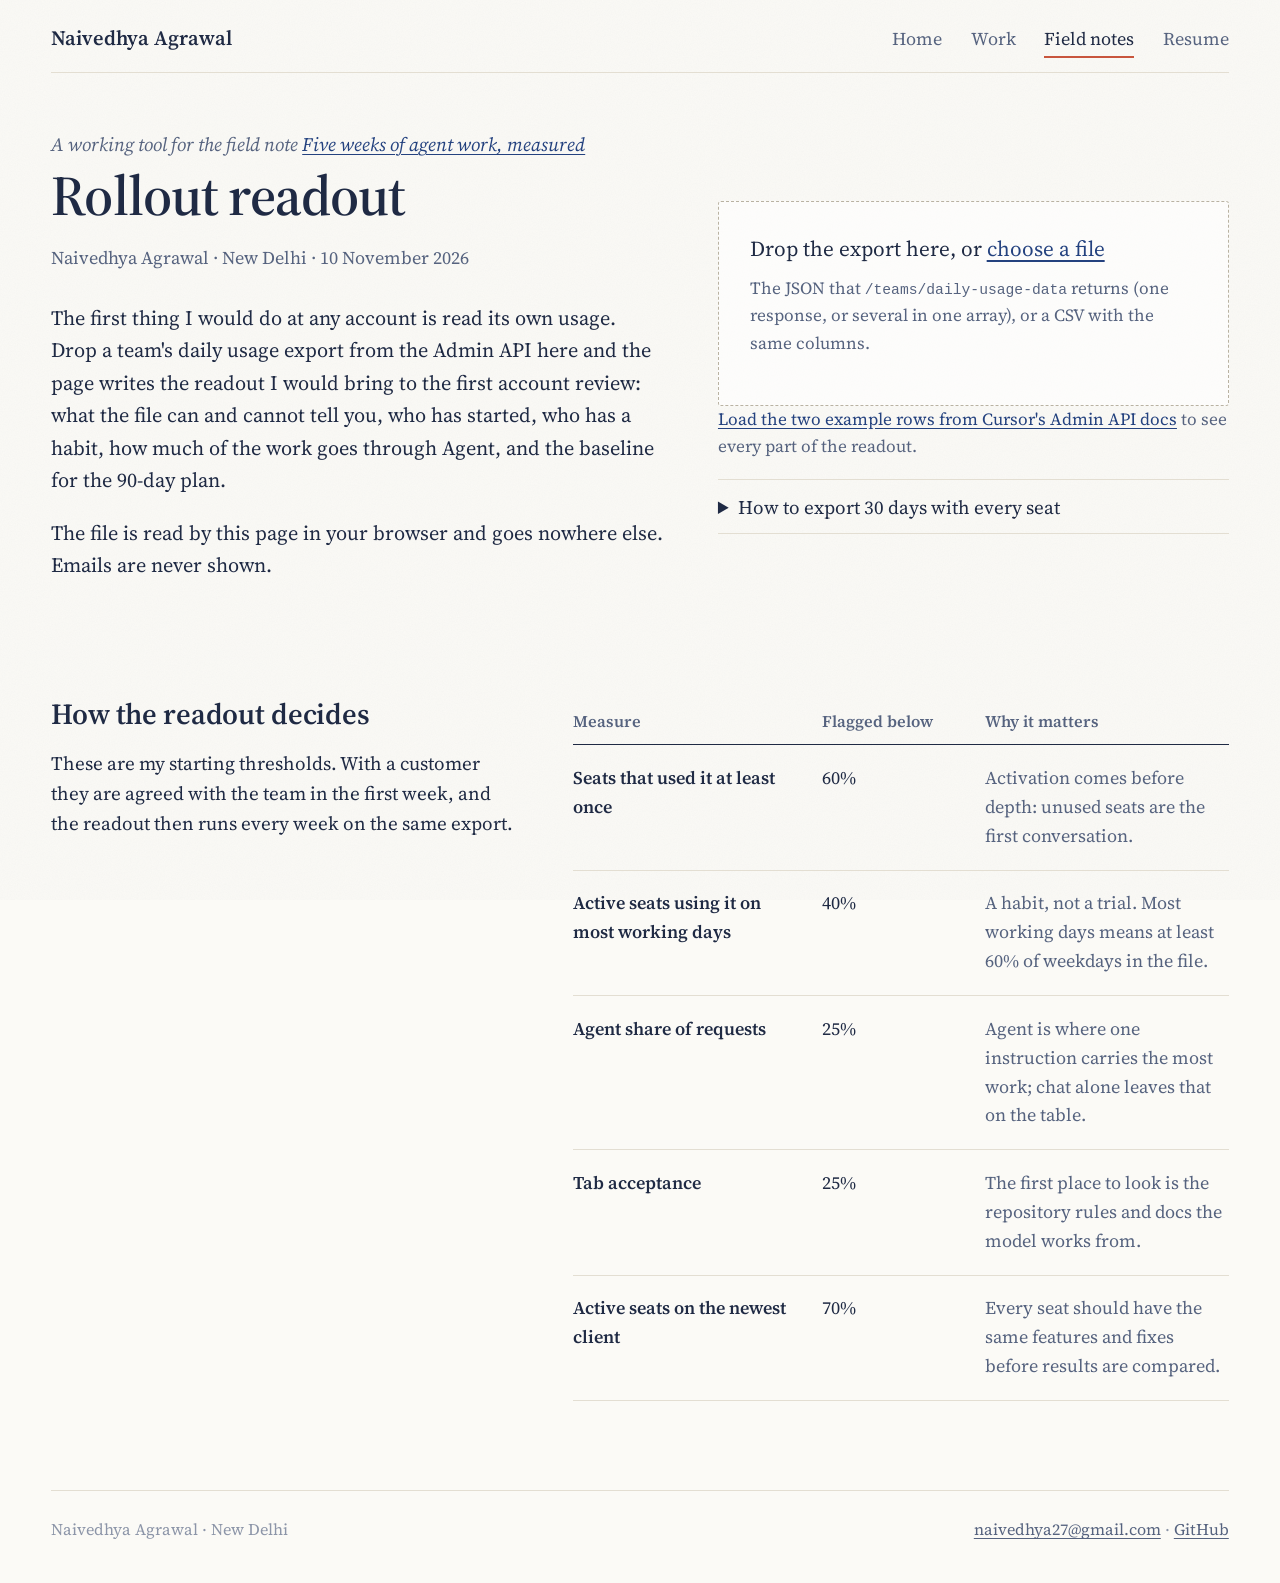
<file: for/spacexsi/readout/index.html>
<!doctype html>
<html lang="en">
<head>
<meta charset="utf-8">
<meta name="viewport" content="width=device-width, initial-scale=1">
<title>Rollout readout | Naivedhya Agrawal</title>
<meta name="description" content="Drop a team's daily usage export from the Cursor Admin API and get an adoption readout in your browser: checks on the file, seat activation, habits, Agent use, acceptance and a baseline for a 90-day plan. The file goes nowhere.">
<meta property="og:type" content="article">
<meta property="og:site_name" content="Naivedhya Agrawal">
<meta property="og:title" content="Rollout readout | Naivedhya Agrawal">
<meta property="og:description" content="Drop a team's daily usage export from the Cursor Admin API and get an adoption readout in your browser: checks on the file, seat activation, habits, Agent use, acceptance and a baseline for a 90-day plan. The file goes nowhere.">
<meta property="og:url" content="https://naivedhya27-cmyk.github.io/for/spacexsi/readout/">
<link rel="canonical" href="https://naivedhya27-cmyk.github.io/for/spacexsi/readout/">
<meta property="og:image" content="https://naivedhya27-cmyk.github.io/assets/og/readout.png">
<meta property="og:image:width" content="1200">
<meta property="og:image:height" content="630">
<meta property="og:image:alt" content="Rollout readout | Naivedhya Agrawal">
<meta name="twitter:card" content="summary_large_image">
<meta name="twitter:image" content="https://naivedhya27-cmyk.github.io/assets/og/readout.png">
<meta name="twitter:title" content="Rollout readout | Naivedhya Agrawal">
<meta name="twitter:description" content="Drop a team's daily usage export from the Cursor Admin API and get an adoption readout in your browser: checks on the file, seat activation, habits, Agent use, acceptance and a baseline for a 90-day plan. The file goes nowhere.">
<meta name="author" content="Naivedhya Agrawal">
<meta name="robots" content="noindex, nofollow">
<link rel="preconnect" href="https://fonts.googleapis.com">
<link rel="preconnect" href="https://fonts.gstatic.com" crossorigin>
<link href="https://fonts.googleapis.com/css2?family=Caveat:wght@400;500;600&family=Source+Serif+4:ital,opsz,wght@0,8..60,400;0,8..60,600;1,8..60,400&display=swap" rel="stylesheet">
<link rel="stylesheet" href="../../../assets/site.css">
<link rel="icon" href="../../../assets/favicon.svg" type="image/svg+xml">
<script src="../../../assets/site.js" defer></script>
<script src="../../../assets/readout.js" defer></script>
</head>
<body>
<header class="masthead wrap">
  <a class="name" href="../../../">Naivedhya Agrawal</a>
  <nav aria-label="Main">
    <a href="../../../">Home</a>
    <a href="../../../work/">Work</a>
    <a href="../../../for/" aria-current="page">Field notes</a>
    <a href="../../../resume/">Resume</a>
  </nav>
</header>
<main class="wrap">

  <section class="spread opener">
    <div>
      <p class="kicker">A working tool for the field note <a href="../../../for/spacexsi/">Five weeks of agent work, measured</a></p>
      <h1>Rollout readout</h1>
      <p class="byline">Naivedhya Agrawal · New Delhi · 10 November 2026</p>
      <div class="lede">
        <p>The first thing I would do at any account is read its own usage. Drop a team's daily usage export from the Admin API here and the page writes the readout I would bring to the first account review: what the file can and cannot tell you, who has started, who has a habit, how much of the work goes through Agent, and the baseline for the 90-day plan.</p>
        <p>The file is read by this page in your browser and goes nowhere else. Emails are never shown.</p>
      </div>
    </div>
    <div class="side">
      <div id="drop" class="drop" tabindex="0" role="button" aria-label="Choose a usage export file">
        <p class="drop-main">Drop the export here, or <label class="pick">choose a file<input id="file" type="file" accept=".json,.csv,application/json,text/csv"></label></p>
        <p class="small">The JSON that <code>/teams/daily-usage-data</code> returns (one response, or several in one array), or a CSV with the same columns.</p>
      </div>
      <p class="small"><button id="example" class="linkish" type="button">Load the two example rows from Cursor's Admin API docs</button> to see every part of the readout.</p>
      <details class="how">
        <summary>How to export 30 days with every seat</summary>
        <p class="small">macOS or Linux, with a team admin API key in <code>CURSOR_ADMIN_KEY</code>:</p>
<pre><code>END=$(($(date +%s) * 1000)); START=$((END - 30 * 86400000))
curl -s -X POST https://api.cursor.com/teams/daily-usage-data \
  -u "$CURSOR_ADMIN_KEY:" -H "Content-Type: application/json" \
  -d "{\"startDate\": $START, \"endDate\": $END, \"page\": 1, \"pageSize\": 1000}" &gt; usage.json</code></pre>
        <p class="small">Windows PowerShell:</p>
<pre><code>$end = [DateTimeOffset]::UtcNow.ToUnixTimeMilliseconds(); $start = $end - 30 * 86400000
$auth = [Convert]::ToBase64String([Text.Encoding]::ASCII.GetBytes("$($env:CURSOR_ADMIN_KEY):"))
Invoke-RestMethod -Method Post -Uri https://api.cursor.com/teams/daily-usage-data `
  -Headers @{ Authorization = "Basic $auth" } -ContentType 'application/json' `
  -Body (@{ startDate = $start; endDate = $end; page = 1; pageSize = 1000 } | ConvertTo-Json) |
  ConvertTo-Json -Depth 6 | Set-Content usage.json</code></pre>
        <p class="small">Without <code>page</code> and <code>pageSize</code> the API returns active users only, which hides the seats that never started. One request covers at most 30 days; for a longer period, or more than 1,000 seats, put the responses in one array.</p>
      </details>
      <p class="note">it checks the file before it trusts it</p>
    </div>
  </section>

  <section id="out" class="readout" hidden aria-live="polite"></section>

  <section class="spread rules-s">
    <div class="txt">
      <h2>How the readout decides</h2>
      <p>These are my starting thresholds. With a customer they are agreed with the team in the first week, and the readout then runs every week on the same export.</p>
    </div>
    <table class="plan rules">
      <thead><tr><th scope="col">Measure</th><th scope="col">Flagged below</th><th scope="col">Why it matters</th></tr></thead>
      <tbody>
        <tr><td>Seats that used it at least once</td><td data-label="Flagged below">60%</td><td data-label="Why it matters">Activation comes before depth: unused seats are the first conversation.</td></tr>
        <tr><td>Active seats using it on most working days</td><td data-label="Flagged below">40%</td><td data-label="Why it matters">A habit, not a trial. Most working days means at least 60% of weekdays in the file.</td></tr>
        <tr><td>Agent share of requests</td><td data-label="Flagged below">25%</td><td data-label="Why it matters">Agent is where one instruction carries the most work; chat alone leaves that on the table.</td></tr>
        <tr><td>Tab acceptance</td><td data-label="Flagged below">25%</td><td data-label="Why it matters">The first place to look is the repository rules and docs the model works from.</td></tr>
        <tr><td>Active seats on the newest client</td><td data-label="Flagged below">70%</td><td data-label="Why it matters">Every seat should have the same features and fixes before results are compared.</td></tr>
      </tbody>
    </table>
  </section>

</main>
<footer class="foot wrap">
  <span>Naivedhya Agrawal · New Delhi</span>
  <span><a href="mailto:naivedhya27@gmail.com">naivedhya27@gmail.com</a> · <a href="https://github.com/naivedhya27-cmyk">GitHub</a></span>
</footer>
</body>
</html>
</file>
<file: assets/site.css>
/* site.css: Naivedhya Agrawal. White paper, navy ink, a highlighter and a red pen. */
:root {
  --paper: #fbfaf6;
  --sheet: #ffffff;
  --ink: #1f2a44;
  --soft: #56637f;
  --faint: #8c95a8;
  --rule: #e3ded2;
  --pen: #c8553d;
  --hl: rgba(255, 206, 84, .58);
  --link: #24427f;
  --serif: "Source Serif 4", "Source Serif Pro", Georgia, "Times New Roman", serif;
  --hand: "Caveat", "Segoe Print", "Bradley Hand", cursive;
  --gut: clamp(16px, 4vw, 72px);
  --fs: clamp(17px, 0.42vw + 13.6px, 20px);
  color-scheme: light;
}
*, *::before, *::after { box-sizing: border-box; }
html { background: var(--paper); -webkit-text-size-adjust: 100%; text-size-adjust: 100%; }
body {
  margin: 0; position: relative; min-height: 100vh;
  color: var(--ink); background: transparent;
  font-family: var(--serif); font-size: var(--fs); line-height: 1.6;
  font-optical-sizing: auto; text-rendering: optimizeLegibility; -webkit-font-smoothing: antialiased;
}
/* paper grain */
body::before {
  content: ""; position: fixed; inset: 0; z-index: -1; pointer-events: none; opacity: .07;
  background-image: url("data:image/svg+xml,%3Csvg xmlns='http://www.w3.org/2000/svg' width='180' height='180'%3E%3Cfilter id='n'%3E%3CfeTurbulence type='fractalNoise' baseFrequency='.85' numOctaves='2' stitchTiles='stitch'/%3E%3CfeColorMatrix values='0 0 0 0 .12 0 0 0 0 .15 0 0 0 0 .22 0 0 0 .5 0'/%3E%3C/filter%3E%3Crect width='100%25' height='100%25' filter='url(%23n)'/%3E%3C/svg%3E");
}
a { color: var(--link); text-decoration-thickness: 1px; text-underline-offset: .18em; }
a:hover { color: var(--ink); text-decoration-thickness: 2px; }
a:focus-visible { outline: 2px solid var(--pen); outline-offset: 3px; }
.wrap { width: min(1560px, calc(100% - 2 * var(--gut))); margin-inline: auto; }

/* masthead and footer */
.masthead {
  display: flex; flex-wrap: wrap; align-items: baseline; justify-content: space-between;
  gap: .3em 2em; padding: 22px 0 14px; border-bottom: 1px solid var(--rule);
}
.masthead .name { font-weight: 600; font-size: 1.08em; color: var(--ink); text-decoration: none; }
.masthead nav { display: flex; flex-wrap: wrap; gap: .2em 1.5em; }
.masthead nav a { color: var(--soft); text-decoration: none; font-size: .95em; padding-bottom: 2px; border-bottom: 2px solid transparent; }
.masthead nav a:hover { color: var(--ink); }
.masthead nav a[aria-current="page"] { color: var(--ink); border-bottom-color: var(--pen); }
.foot {
  display: flex; flex-wrap: wrap; justify-content: space-between; gap: .5em 2em;
  color: var(--faint); font-size: .85em; padding: 26px 0 40px; border-top: 1px solid var(--rule);
  margin-top: clamp(56px, 7vw, 112px);
}
.foot a { color: var(--soft); }

/* type */
h1, h2, h3 { font-weight: 600; color: var(--ink); }
h1 { font-size: clamp(2.2rem, 1.6rem + 2.4vw, 4rem); line-height: 1.06; letter-spacing: -.015em; margin: .12em 0 .32em; max-width: 18ch; }
h2 { font-size: clamp(1.4rem, 1.1rem + .9vw, 2rem); line-height: 1.18; letter-spacing: -.005em; margin: 0 0 .55em; }
h3, .h3 { font-size: 1.12em; line-height: 1.3; letter-spacing: 0; margin: 0 0 .4em; }
p { margin: 0 0 1em; max-width: 66ch; }
main.wrap { padding-top: clamp(28px, 4.4vw, 72px); }
.kicker { font-style: italic; color: var(--soft); margin: 0 0 .3em; max-width: none; }
.byline { color: var(--soft); font-size: .95em; margin-bottom: 1.6em; }
.lede p { font-size: 1.07em; }
.small { font-size: .9em; color: var(--soft); }
.meta { font-style: italic; color: var(--soft); font-size: .9em; margin: 0 0 .35em; }
section { margin: clamp(52px, 7vw, 120px) 0; }
main > section:first-child { margin-top: 0; }
strong { font-weight: 600; }

/* highlighter and red pen */
mark {
  color: inherit; background: transparent; padding: 0 .16em; margin: 0 -.04em;
  background-image: linear-gradient(104deg, rgba(255, 206, 84, 0) .08em, var(--hl) .32em, rgba(255, 212, 96, .5) 62%, var(--hl) calc(100% - .32em), rgba(255, 206, 84, 0) calc(100% - .08em));
  background-repeat: no-repeat; background-size: 100% 70%; background-position: 0 80%;
  -webkit-box-decoration-break: clone; box-decoration-break: clone;
  border-radius: .25em .55em .35em .6em / .6em .3em .7em .35em;
}
.note {
  display: inline-block; max-width: none; margin: .5em 0 0 .2em;
  font-family: var(--hand); font-weight: 500; color: var(--pen); font-size: 1.6em; line-height: 1.05;
  transform: rotate(-2.4deg); transform-origin: 0 50%;
}
.sign, .letter .sign, .txt .sign { font-family: var(--hand); font-weight: 500; font-size: 2.3em; line-height: 1; color: var(--ink); display: inline-block; transform: rotate(-3deg); margin: .1em 0 .5em; }
.circled { position: relative; display: inline-block; white-space: nowrap; margin: 0 .22em 0 .12em; }
.circled svg { position: absolute; left: -15%; top: -36%; width: 130%; height: 172%; overflow: visible; pointer-events: none; }

/* business card */
.card {
  background: var(--sheet); max-width: 440px; aspect-ratio: 1.75 / 1; display: flex; flex-direction: column; justify-content: space-between; gap: .6em;
  padding: clamp(18px, 2vw, 30px) clamp(20px, 2.2vw, 34px); margin: .6em 0 0 clamp(0px, 4vw, 64px);
  border-top: 3px solid var(--ink); transform: rotate(-1.6deg);
  box-shadow: 0 1px 1px rgba(31, 42, 68, .06), 0 8px 18px rgba(31, 42, 68, .08), 0 26px 46px -22px rgba(31, 42, 68, .3);
}
.card p { margin: 0; max-width: none; }
.card-name { font-weight: 600; font-size: 1.25em; line-height: 1.2; }
.card-role { font-style: italic; color: var(--soft); font-size: .9em; margin-top: .2em !important; }
.card-lines { font-size: .88em; line-height: 1.65; }
.card-links { margin: 1.4em 0 0 clamp(0px, 4vw, 64px); }
@media (max-width: 1199px) { .card, .card-links { margin-left: 0; } }
.circled path { fill: none; stroke: var(--pen); stroke-width: 1.7; stroke-linecap: round; }

/* spreads: text on one side, the exhibit on the other */
.spread { display: grid; grid-template-columns: minmax(0, 5fr) minmax(0, 7fr); gap: clamp(28px, 4.2vw, 84px); align-items: start; }
.spread.flip { grid-template-columns: minmax(0, 7fr) minmax(0, 5fr); }
.spread.flip > :first-child { order: 2; }
.spread.even { grid-template-columns: minmax(0, 1fr) minmax(0, 1fr); }
.spread.opener { grid-template-columns: minmax(0, 6fr) minmax(0, 5fr); align-items: end; }
.spread > .txt { padding-top: .3em; }
@media (max-width: 1199px) {
  .spread, .spread.flip, .spread.even, .spread.opener { grid-template-columns: minmax(0, 1fr); align-items: start; }
  .spread.flip > :first-child { order: 0; }
}

/* charts */
figure { margin: 0; }
figure.chart { max-width: 900px; }
@media (min-width: 1200px) { .spread > figure.chart { position: sticky; top: 28px; } }
.fig-d svg, .fig-m svg, .fig-any svg { display: block; width: 100%; height: auto; overflow: visible; }
.fig-m { display: none; max-width: 520px; }
@media (max-width: 639px) { .fig-d { display: none; } .fig-m { display: block; } }
figcaption { color: var(--soft); font-size: .86em; line-height: 1.45; margin-top: .7em; max-width: 60ch; padding-left: .8em; border-left: 2px solid var(--rule); }

/* the five numbers */
table { border-collapse: collapse; width: 100%; }
.h-quiet { font-size: 1.05em; letter-spacing: .01em; margin: 0 0 .6em; color: var(--soft); font-weight: 600; }
.facts { font-size: .95em; }
.facts th, .facts td { border-top: 1px solid var(--rule); padding: .7em 0; vertical-align: top; text-align: left; }
.facts th { font-weight: 400; color: var(--soft); width: 44%; padding-right: 1.2em; }
.facts tr:last-child th, .facts tr:last-child td { border-bottom: 1px solid var(--rule); }
.facts + .small { margin-top: .9em; }
@media (max-width: 560px) {
  .facts th, .facts td { display: block; width: auto; }
  .facts th { padding: .75em 0 .05em; }
  .facts td { border-top: 0; padding: 0 0 .75em; }
  .facts tr:last-child th { border-bottom: 0; }
}

/* lessons */
.lessons > h2 { font-size: clamp(1.6rem, 1.2rem + 1.3vw, 2.5rem); max-width: 26ch; margin-bottom: 1em; }
.num { font-family: var(--hand); font-weight: 600; color: var(--pen); font-size: 1.55em; line-height: 0; margin-right: .3em; position: relative; top: .06em; }
.grid2 { list-style: none; margin: clamp(40px, 5vw, 80px) 0 0; padding: 0; display: grid; grid-template-columns: repeat(2, minmax(0, 1fr)); gap: clamp(28px, 3.4vw, 60px) clamp(28px, 4.2vw, 84px); }
.grid2 li { border-top: 1px solid var(--rule); padding-top: 1.1em; }
@media (max-width: 899px) { .grid2 { grid-template-columns: minmax(0, 1fr); } }

/* the 90-day plan */
.plan { margin-top: 1.6em; font-size: .95em; }
.plan th { text-align: left; font-weight: 600; color: var(--soft); font-size: .9em; padding: .6em 1.6em .6em 0; border-bottom: 1.5px solid var(--ink); }
.plan td { vertical-align: top; padding: 1.05em 1.6em 1.05em 0; border-bottom: 1px solid var(--rule); }
.plan td:first-child { white-space: nowrap; font-weight: 600; width: 7.5em; }
.plan td:nth-child(2) { width: 56%; }
.plan td:last-child { padding-right: 0; color: var(--soft); }
@media (max-width: 760px) {
  .plan thead { display: none; }
  .plan tr { display: block; border-bottom: 1px solid var(--rule); padding: .9em 0; }
  .plan td, .plan td:first-child, .plan td:nth-child(2) { display: block; width: auto; border: 0; padding: .25em 0; white-space: normal; }
  .plan td[data-label]::before { content: attr(data-label); display: block; font-style: italic; font-weight: 400; color: var(--soft); font-size: .9em; }
}

/* about, method */
.contact { line-height: 1.9; }
.method { font-size: .86em; color: var(--soft); max-width: 82ch; border-top: 1px solid var(--rule); padding-top: 1.2em; margin-top: clamp(52px, 6vw, 96px); }

/* home: the letter and the printout */
.kicker-gap { margin-top: 0; }
.plan-s .spread { align-items: center; }
.role { font-style: italic; color: var(--soft); font-size: 1.05em; margin: -.1em 0 1.6em; }
.letter p { font-size: 1.07em; }
.letter .contact { font-size: .98em; margin-top: .4em; }
.printout {
  display: block; position: relative; max-width: 660px; margin: clamp(16px, 3vw, 48px) 0 0 auto;
  padding: clamp(24px, 2.6vw, 44px) clamp(22px, 2.6vw, 46px) clamp(30px, 3vw, 52px);
  background: var(--sheet); color: var(--ink); text-decoration: none;
  transform: rotate(1.3deg);
  box-shadow: 0 1px 1px rgba(31, 42, 68, .05), 0 6px 14px rgba(31, 42, 68, .07), 0 28px 50px -20px rgba(31, 42, 68, .3);
  transition: transform .45s ease, box-shadow .45s ease;
}
.printout:hover { color: var(--ink); transform: rotate(.5deg) translateY(-3px); box-shadow: 0 1px 1px rgba(31, 42, 68, .05), 0 10px 20px rgba(31, 42, 68, .09), 0 36px 60px -22px rgba(31, 42, 68, .34); }
.printout::before { content: ""; position: absolute; top: -13px; left: 40%; width: 120px; height: 28px; background: rgba(240, 230, 200, .85); transform: rotate(-4deg); box-shadow: 0 1px 2px rgba(0, 0, 0, .08); }
.printout p { max-width: none; }
.p-kicker { font-style: italic; color: var(--soft); font-size: .8em; margin: 0 0 .3em; }
.p-title { font-size: clamp(1.45rem, 1rem + 1.2vw, 2.05rem); font-weight: 600; line-height: 1.1; margin: 0 0 .3em; }
.p-by { color: var(--soft); font-size: .8em; margin: 0 0 1em; }
.p-text { font-size: .9em; margin: 0 0 1.1em; }
.printout figure.chart { max-width: none; }
.printout .note { position: absolute; right: 6%; bottom: -1.2em; transform: rotate(-4deg); font-size: 1.5em; background: none; }
@media (max-width: 1199px) { .printout { margin: 8px 0 0; } }
@media (max-width: 639px) { .printout { transform: rotate(.7deg); } .printout::before { left: 30%; width: 96px; } }

/* lists */
.notes-list, .plain-list { list-style: none; margin: 0; padding: 0; }
.notes-list li, .plain-list li { border-top: 1px solid var(--rule); padding: 1.1em 0 .4em; }
.notes-list li:last-child, .plain-list li:last-child { border-bottom: 1px solid var(--rule); }
.notes-list h3 { font-size: 1.35em; margin-bottom: .3em; }
.notes-list h3 a { color: var(--ink); text-decoration-color: var(--rule); }
.notes-list h3 a:hover { text-decoration-color: var(--pen); }
.plain-list li { padding-bottom: 1em; }
.plain-list p { margin: 0; }

/* inner page heads */
.page-head { align-items: end; }
.page-head h1 { margin-bottom: 0; }
.page-head .intro { font-size: 1.07em; color: var(--ink); margin: 0; }

/* work catalogue */
.catalog { list-style: none; padding: 0; margin: 0; display: grid; grid-template-columns: repeat(2, minmax(0, 1fr)); gap: 0 clamp(28px, 4.2vw, 84px); }
.catalog li { border-top: 1px solid var(--rule); padding: 1.3em 0 1.4em; }
.catalog li p:last-child { margin-bottom: 0; }
@media (max-width: 899px) { .catalog { grid-template-columns: minmax(0, 1fr); } }

/* resume */
.cv-spread { grid-template-columns: minmax(0, 8fr) minmax(0, 4fr); }
.cv {
  background: var(--sheet); padding: clamp(22px, 4vw, 64px) clamp(18px, 4.4vw, 72px);
  box-shadow: 0 1px 1px rgba(31, 42, 68, .05), 0 6px 14px rgba(31, 42, 68, .06), 0 30px 56px -24px rgba(31, 42, 68, .26);
}
.cv h1 { font-size: clamp(1.9rem, 1.4rem + 1.4vw, 2.7rem); margin: 0 0 .15em; max-width: none; }
.cv-sub { font-weight: 600; margin: 0 0 .2em; }
.cv-contact { color: var(--soft); margin: 0 0 1em; }
.cv h2 { font-size: 1.02em; letter-spacing: .03em; border-bottom: 1px solid var(--ink); padding-bottom: .25em; margin: 1.7em 0 .7em; }
.cv ul { margin: 0 0 .8em; padding-left: 1.15em; }
.cv li { margin: .32em 0; }
.cv .job { font-weight: 600; margin: 1em 0 .2em; }
.cv .when { font-weight: 400; color: var(--soft); }
.cv p { max-width: none; }
.cv-side { position: sticky; top: 24px; }
.cv-side h2 { font-size: 1.3em; }
@media (max-width: 1199px) { .cv-spread { grid-template-columns: minmax(0, 1fr); } .cv-side { position: static; } }
@media print {
  body::before, .masthead, .foot, .cv-side { display: none; }
  html { background: #fff; }
  .cv { box-shadow: none; padding: 0; }
  .cv-spread { display: block; margin: 0; }
}

/* rollout readout */
.drop { position: relative; border: 1.5px dashed #b9b2a2; background: rgba(255, 255, 255, .6); padding: clamp(18px, 2.4vw, 32px); border-radius: 3px; transition: background .2s, border-color .2s; }
.drop.over { background: #fff; border-color: var(--pen); }
.drop:focus-visible { outline: 2px solid var(--pen); outline-offset: 3px; }
.drop p { max-width: none; }
.drop-main { font-size: 1.12em; margin: 0 0 .4em; }
.pick { color: var(--link); text-decoration: underline; text-underline-offset: .18em; cursor: pointer; }
.pick input { position: absolute; width: 1px; height: 1px; opacity: 0; pointer-events: none; }
.linkish { font: inherit; color: var(--link); background: none; border: 0; padding: 0; text-align: left; text-decoration: underline; text-underline-offset: .18em; cursor: pointer; }
.btn { font: inherit; font-size: .95em; color: var(--sheet); background: var(--ink); border: 0; padding: .55em 1.1em; border-radius: 2px; cursor: pointer; }
.btn:hover { background: #2c3a5c; }
details.how { margin: 1em 0; border-top: 1px solid var(--rule); border-bottom: 1px solid var(--rule); padding: .6em 0; }
details.how summary { cursor: pointer; }
pre { background: #f3f0e8; padding: .9em 1em; margin: .3em 0 1em; white-space: pre-wrap; overflow-wrap: anywhere; font-size: .74em; line-height: 1.5; border-left: 2px solid var(--rule); max-width: 100%; }
code { font-family: Consolas, "SFMono-Regular", "Liberation Mono", monospace; font-size: .86em; overflow-wrap: anywhere; }
pre code { font-size: 1em; }
.readout { scroll-margin-top: 16px; }
.readout > .spread { margin-bottom: clamp(44px, 5vw, 84px); }
.checks { list-style: none; margin: 0; padding: 0; }
.checks li { border-top: 1px solid var(--rule); padding: .7em 0 .7em 3.6em; position: relative; }
.checks li:last-child { border-bottom: 1px solid var(--rule); }
.checks .tick { position: absolute; left: 0; top: .3em; font-family: var(--hand); font-size: 1.45em; color: var(--soft); }
.checks li.look .tick { color: var(--pen); }
ol.say { margin: 0 0 1em; padding-left: 1.3em; }
ol.say li { margin: .35em 0 .7em; max-width: 62ch; }
.rc { display: block; width: 100%; height: auto; max-width: 640px; }
.rc .ax { font-family: var(--serif); font-size: 12px; fill: #56637f; }
@media (max-width: 639px) { .rc .ax { font-size: 16px; } }
.rc-title { margin: 0 0 .2em; font-size: .95em; }
.rchart svg + .rc-title { margin-top: 1.4em; }
.small-grid h3 { font-size: 1em; }
.small-grid p { margin: 0; }
.actions-row { margin-top: 2em; }
.try a { text-decoration-color: var(--pen); text-decoration-thickness: 2px; }
.plan.rules { margin-top: .4em; }
.plan.rules td:first-child { white-space: normal; width: 38%; }
.plan.rules td:nth-child(2) { width: 9em; white-space: nowrap; }
@media (max-width: 760px) { .plan.rules td:first-child, .plan.rules td:nth-child(2) { width: auto; } }

/* motion: only after site.js has marked the page (never with reduced motion) */
.js mark { background-size: 0% 70%; transition: background-size .85s cubic-bezier(.25, .7, .2, 1) .15s; }
.js mark.in { background-size: 100% 70%; }
.js .note { clip-path: inset(-20% 100% -20% 0); transition: clip-path 1.25s cubic-bezier(.45, .1, .3, 1) .25s; }
.js .note.in { clip-path: inset(-20% -4% -20% -2%); }
.js .circled path { stroke-dasharray: 1 1; stroke-dashoffset: 1; transition: stroke-dashoffset 1.1s cubic-bezier(.5, .1, .3, 1) .6s; }
.js .circled.in path { stroke-dashoffset: 0; }
.js figure.chart rect.bar { transform-box: fill-box; transform-origin: 50% 100%; transform: scaleY(0); transition: transform .75s cubic-bezier(.2, .75, .25, 1); transition-delay: calc(var(--i, 0) * 22ms); }
.js figure.chart.in rect.bar { transform: scaleY(1); }
.js figure.chart .ln { stroke-dasharray: var(--len) var(--len); stroke-dashoffset: var(--len); transition: stroke-dashoffset 1.8s cubic-bezier(.4, .1, .25, 1) .1s; }
.js figure.chart.in .ln { stroke-dashoffset: 0; }
.js figure.chart .dot, .js figure.chart .hand { opacity: 0; transition: opacity .6s ease 1.2s; }
.js figure.chart.in .dot, .js figure.chart.in .hand { opacity: 1; }
@media (prefers-reduced-motion: reduce) { .printout, .printout:hover { transition: none; } }

/* Sarvam note (10 Nov 2026): three voice samples, the Hindi as spoken and an English gist */
.voices { list-style: none; margin: clamp(28px, 3.4vw, 56px) 0 0; padding: 0; display: grid; grid-template-columns: repeat(3, minmax(0, 1fr)); gap: clamp(24px, 3vw, 56px); }
.voices li { border-top: 1px solid var(--rule); padding-top: 1em; min-width: 0; }
.v-head { font-weight: 600; margin: 0; max-width: none; }
.v-q { color: var(--soft); font-size: .9em; font-style: italic; margin: .2em 0 .9em; max-width: none; }
.voices audio { display: block; width: 100%; height: 40px; margin: 0 0 .9em; }
.v-hi { font-family: "Noto Serif Devanagari", "Source Serif 4", serif; font-size: 1.02em; line-height: 1.8; margin: 0 0 .7em; max-width: none; }
.v-en { font-size: .9em; color: var(--soft); margin: 0; max-width: none; }
@media (max-width: 899px) { .voices { grid-template-columns: minmax(0, 1fr); } }
</file>
